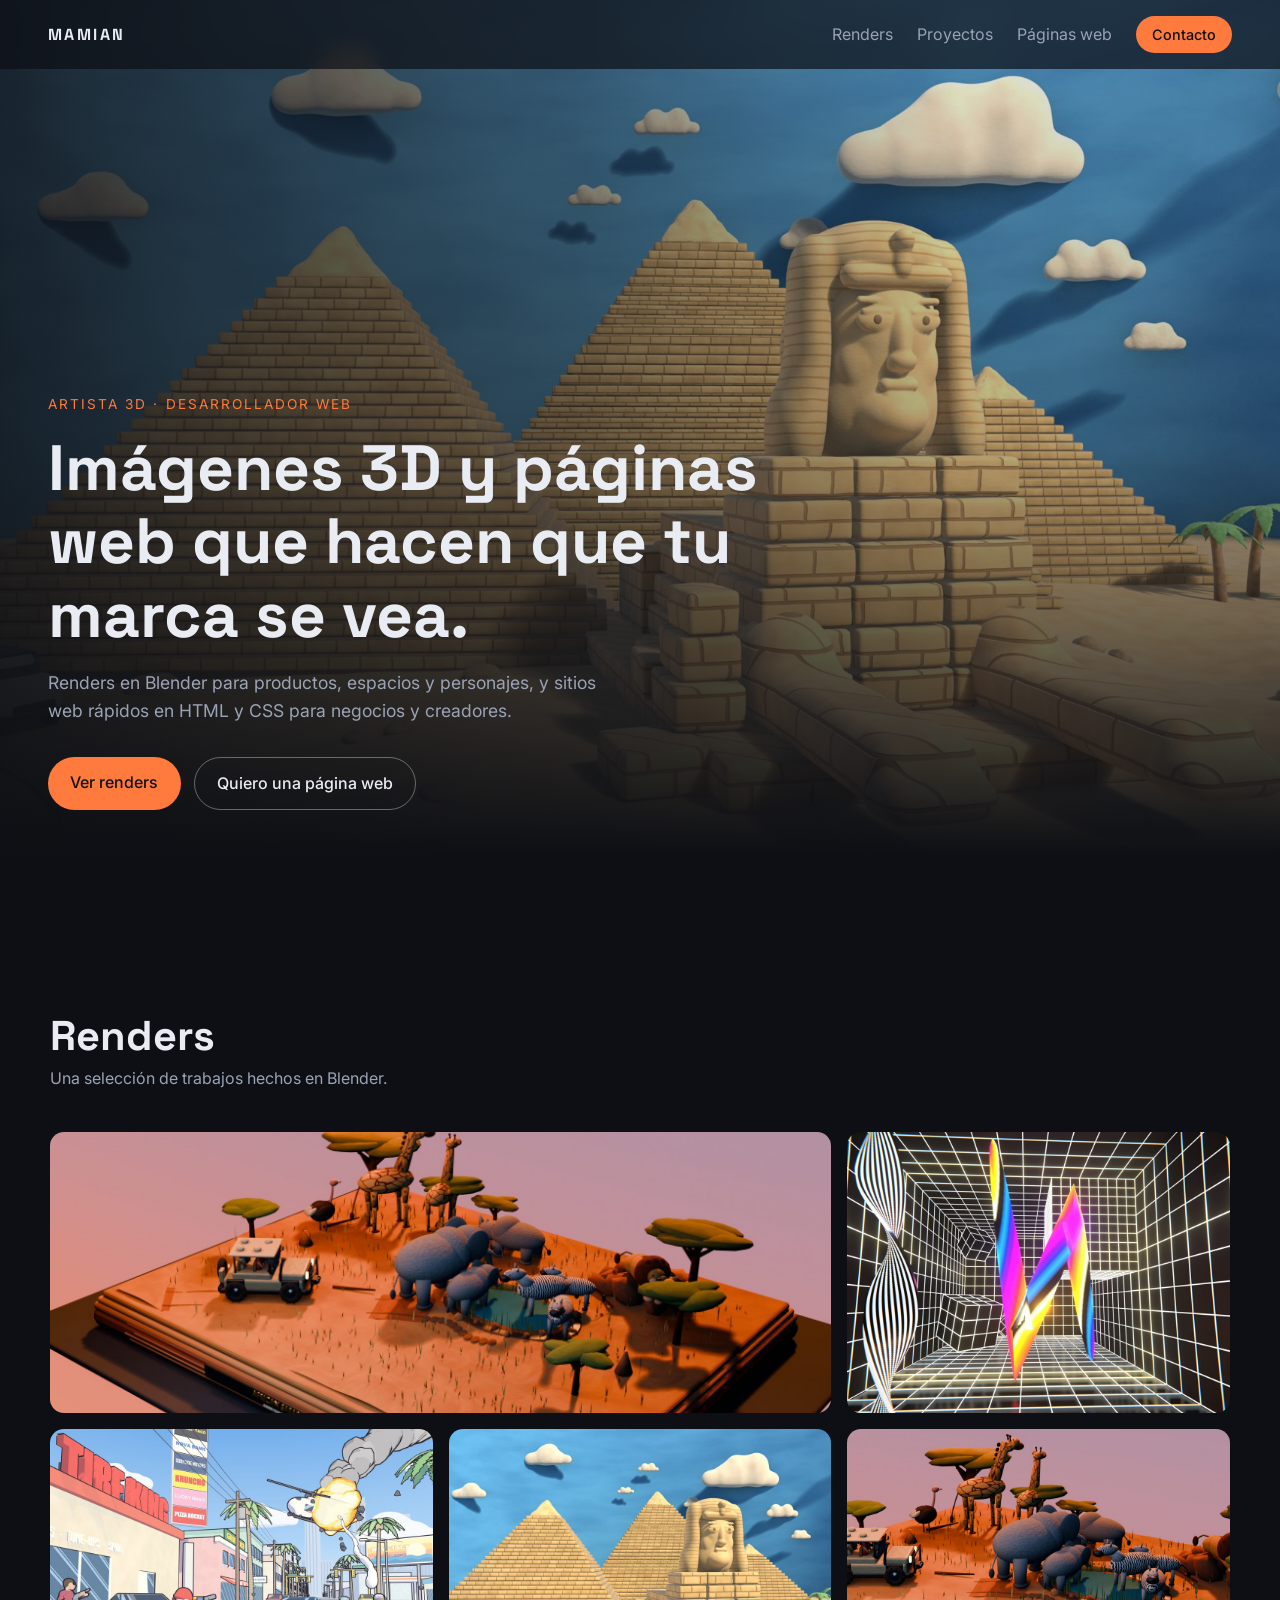
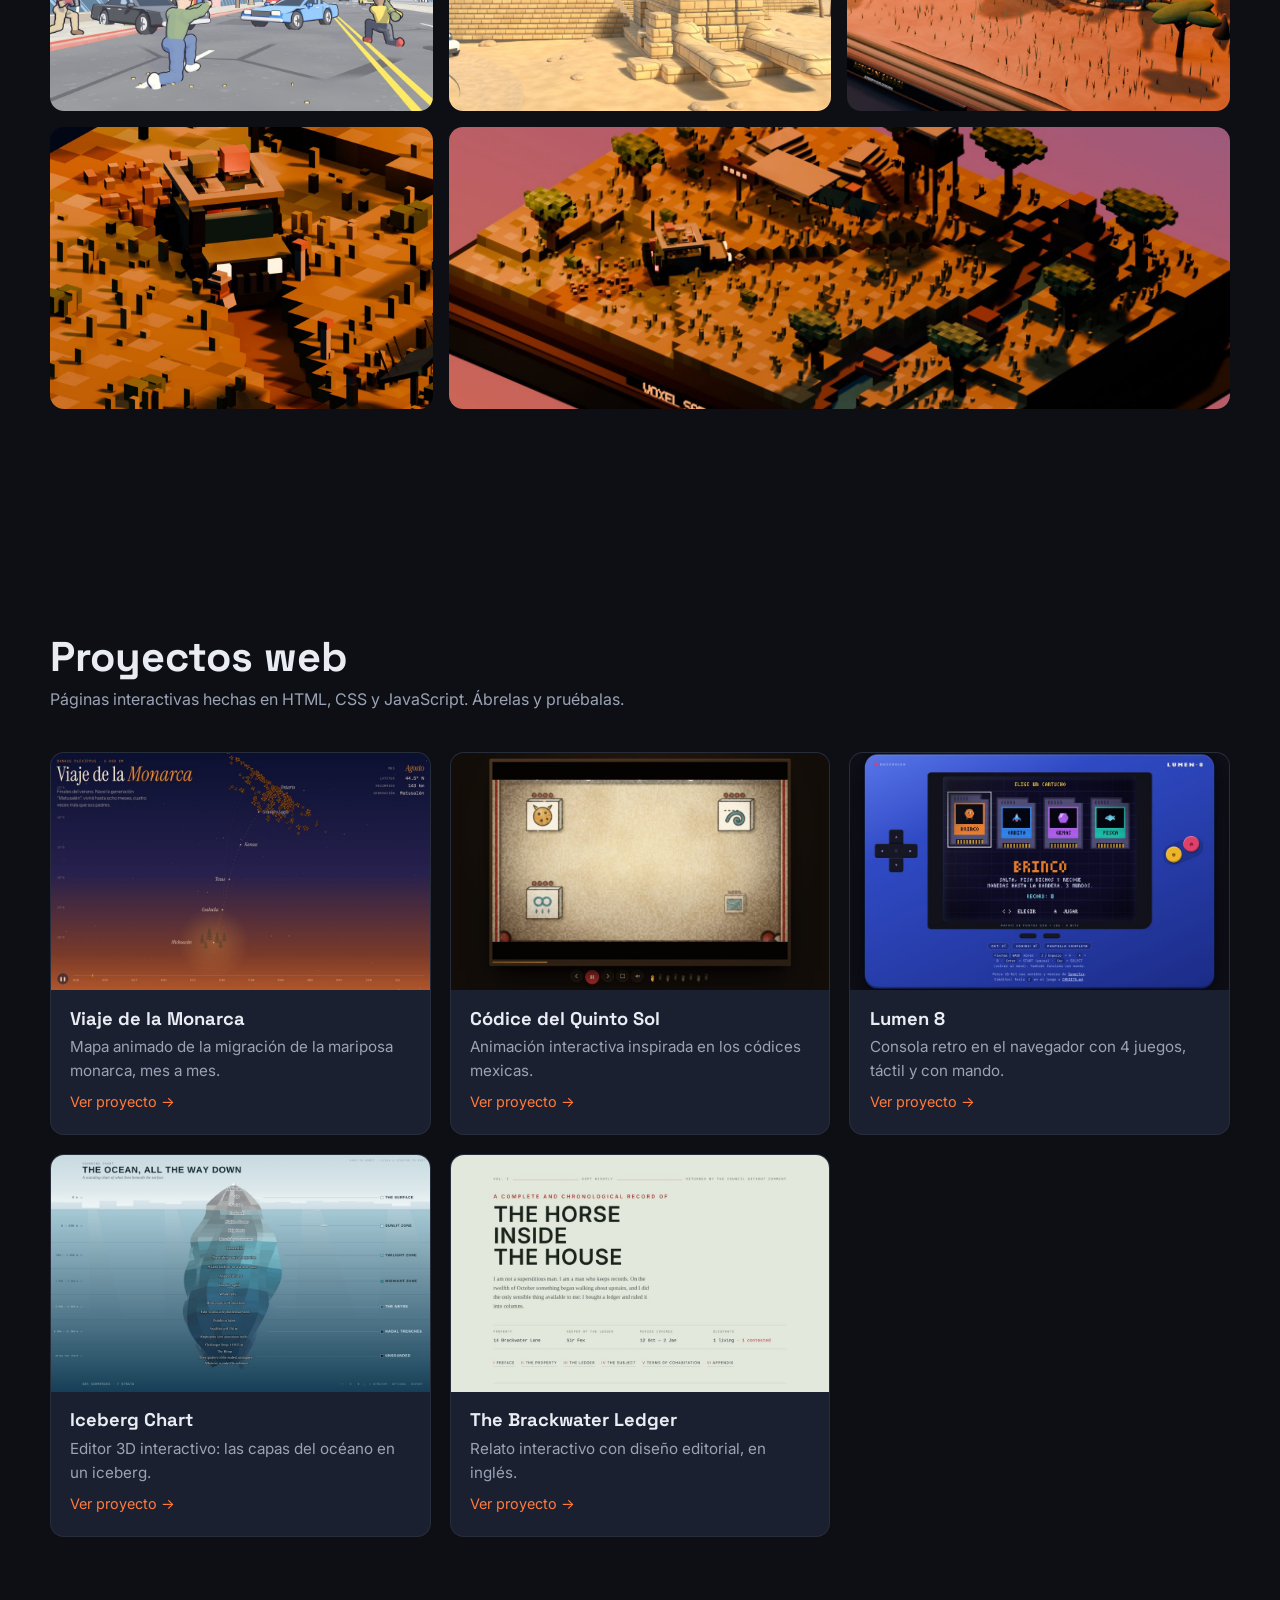
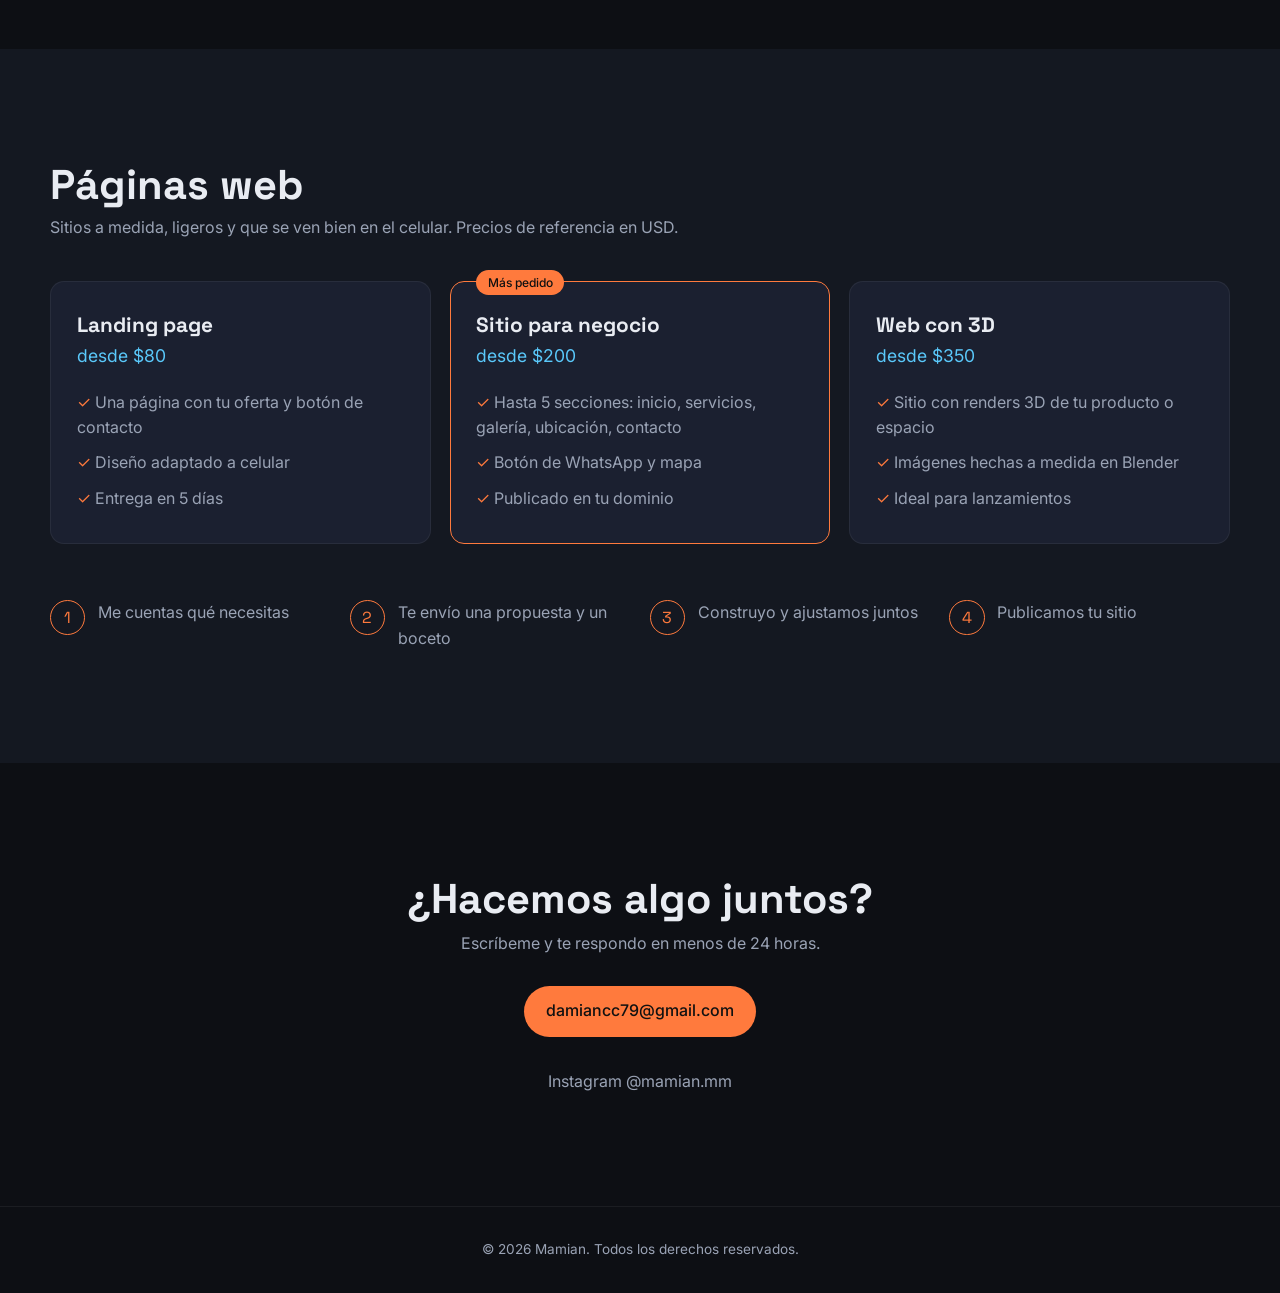
<file: index.html>
<!doctype html>
<html lang="es">
<head>
  <meta charset="utf-8">
  <meta name="viewport" content="width=device-width, initial-scale=1">
  <title>Mamian · Arte 3D y desarrollo web</title>
  <meta name="description" content="Mamian: renders 3D en Blender y páginas web a medida en HTML y CSS.">
  <link rel="preconnect" href="https://fonts.googleapis.com">
  <link rel="preconnect" href="https://fonts.gstatic.com" crossorigin>
  <link href="https://fonts.googleapis.com/css2?family=Space+Grotesk:wght@400;500;700&family=Inter:wght@400;500&display=swap" rel="stylesheet">
  <link rel="stylesheet" href="styles.css">
</head>
<body>

  <!-- ========== MENÚ ========== -->
  <header class="nav">
    <a href="#inicio" class="logo">MAMIAN</a>
    <nav>
      <a href="#renders">Renders</a>
      <a href="#proyectos">Proyectos</a>
      <a href="#web">Páginas web</a>
      <a href="#contacto" class="btn btn-small">Contacto</a>
    </nav>
  </header>

  <!-- ========== PORTADA ========== -->
  <!-- Portada: img/hero.jpg (Giza en plastilina). Cámbialo por otro render horizontal si quieres. -->
  <section id="inicio" class="hero" style="background-image: url('img/hero.jpg');">
    <div class="hero-overlay"></div>
    <div class="hero-content">
      <p class="eyebrow">Artista 3D · Desarrollador web</p>
      <h1>Imágenes 3D y páginas web que hacen que tu marca se vea.</h1>
      <p class="lead">Renders en Blender para productos, espacios y personajes, y sitios web rápidos en HTML y CSS para negocios y creadores.</p>
      <div class="hero-buttons">
        <a href="#renders" class="btn">Ver renders</a>
        <a href="#web" class="btn btn-ghost">Quiero una página web</a>
      </div>
    </div>
  </section>

  <!-- ========== RENDERS ========== -->
  <!-- Sustituye cada archivo en img/ por tu render con el mismo nombre, o cambia el src y el texto. -->
  <section id="renders" class="section">
    <div class="section-head">
      <h2>Renders</h2>
      <p>Una selección de trabajos hechos en Blender.</p>
    </div>
    <div class="gallery">
      <figure class="wide"><img src="img/render-01.jpg" alt="Safari africano · diorama" loading="lazy"><figcaption>Safari africano · diorama</figcaption></figure>
      <figure><img src="img/render-02.jpg" alt="Virtue · espacio neón abstracto" loading="lazy"><figcaption>Virtue · espacio neón abstracto</figcaption></figure>
      <figure><img src="img/render-03.jpg" alt="Calle toon · escena de acción" loading="lazy"><figcaption>Calle toon · escena de acción</figcaption></figure>
      <figure><img src="img/render-04.jpg" alt="Giza en plastilina" loading="lazy"><figcaption>Giza en plastilina</figcaption></figure>
      <figure><img src="img/render-05.jpg" alt="Safari africano · detalle" loading="lazy"><figcaption>Safari africano · detalle</figcaption></figure>
      <figure><img src="img/render-06.jpg" alt="Voxel Safari · detalle" loading="lazy"><figcaption>Voxel Safari · detalle</figcaption></figure>
      <figure class="wide"><img src="img/render-07.jpg" alt="Voxel Safari · expedición" loading="lazy"><figcaption>Voxel Safari · expedición</figcaption></figure>
    </div>
  </section>

  <!-- ========== PROYECTOS WEB ========== -->
  <!-- Cada proyecto vive en proyectos/<nombre>/ y su captura en img/proyectos/ -->
  <section id="proyectos" class="section">
    <div class="section-head">
      <h2>Proyectos web</h2>
      <p>Páginas interactivas hechas en HTML, CSS y JavaScript. Ábrelas y pruébalas.</p>
    </div>
    <div class="projects">
      <a class="project" href="proyectos/monarca/index.html" target="_blank" rel="noopener">
        <img src="img/proyectos/monarca.jpg" alt="Captura de Viaje de la Monarca" loading="lazy">
        <div><h3>Viaje de la Monarca</h3><p>Mapa animado de la migración de la mariposa monarca, mes a mes.</p><span>Ver proyecto →</span></div>
      </a>
      <a class="project" href="proyectos/codice/index.html" target="_blank" rel="noopener">
        <img src="img/proyectos/codice.jpg" alt="Captura de Códice del Quinto Sol" loading="lazy">
        <div><h3>Códice del Quinto Sol</h3><p>Animación interactiva inspirada en los códices mexicas.</p><span>Ver proyecto →</span></div>
      </a>
      <a class="project" href="proyectos/lumen8/index.html" target="_blank" rel="noopener">
        <img src="img/proyectos/lumen8.jpg" alt="Captura de Lumen 8" loading="lazy">
        <div><h3>Lumen 8</h3><p>Consola retro en el navegador con 4 juegos, táctil y con mando.</p><span>Ver proyecto →</span></div>
      </a>
      <a class="project" href="proyectos/iceberg/index.html" target="_blank" rel="noopener">
        <img src="img/proyectos/iceberg.jpg" alt="Captura de Iceberg Chart" loading="lazy">
        <div><h3>Iceberg Chart</h3><p>Editor 3D interactivo: las capas del océano en un iceberg.</p><span>Ver proyecto →</span></div>
      </a>
      <a class="project" href="proyectos/brackwater/index.html" target="_blank" rel="noopener">
        <img src="img/proyectos/brackwater.jpg" alt="Captura de The Brackwater Ledger" loading="lazy">
        <div><h3>The Brackwater Ledger</h3><p>Relato interactivo con diseño editorial, en inglés.</p><span>Ver proyecto →</span></div>
      </a>
    </div>
  </section>

  <!-- ========== PÁGINAS WEB ========== -->
  <section id="web" class="section section-alt">
    <div class="section-head">
      <h2>Páginas web</h2>
      <p>Sitios a medida, ligeros y que se ven bien en el celular. Precios de referencia en USD.</p>
    </div>
    <div class="cards">
      <article class="card">
        <h3>Landing page</h3>
        <p class="price">desde $80</p>
        <ul>
          <li>Una página con tu oferta y botón de contacto</li>
          <li>Diseño adaptado a celular</li>
          <li>Entrega en 5 días</li>
        </ul>
      </article>
      <article class="card featured">
        <span class="badge">Más pedido</span>
        <h3>Sitio para negocio</h3>
        <p class="price">desde $200</p>
        <ul>
          <li>Hasta 5 secciones: inicio, servicios, galería, ubicación, contacto</li>
          <li>Botón de WhatsApp y mapa</li>
          <li>Publicado en tu dominio</li>
        </ul>
      </article>
      <article class="card">
        <h3>Web con 3D</h3>
        <p class="price">desde $350</p>
        <ul>
          <li>Sitio con renders 3D de tu producto o espacio</li>
          <li>Imágenes hechas a medida en Blender</li>
          <li>Ideal para lanzamientos</li>
        </ul>
      </article>
    </div>

    <div class="steps">
      <div><span>1</span><p>Me cuentas qué necesitas</p></div>
      <div><span>2</span><p>Te envío una propuesta y un boceto</p></div>
      <div><span>3</span><p>Construyo y ajustamos juntos</p></div>
      <div><span>4</span><p>Publicamos tu sitio</p></div>
    </div>
  </section>

  <!-- ========== CONTACTO ========== -->
  <!-- Contacto: correo e Instagram -->
  <section id="contacto" class="section contact">
    <h2>¿Hacemos algo juntos?</h2>
    <p>Escríbeme y te respondo en menos de 24 horas.</p>
    <a href="mailto:damiancc79@gmail.com" class="btn">damiancc79@gmail.com</a>
    <div class="socials">
      <a href="https://www.instagram.com/mamian.mm/" target="_blank" rel="noopener">Instagram @mamian.mm</a>
      <!-- Agrega aquí más perfiles de negocio cuando los tengas, por ejemplo:
      <a href="https://www.artstation.com/TU-USUARIO" target="_blank" rel="noopener">ArtStation</a> -->
    </div>
  </section>

  <footer class="footer">
    <p>© 2026 Mamian. Todos los derechos reservados.</p>
  </footer>

</body>
</html>
</file>
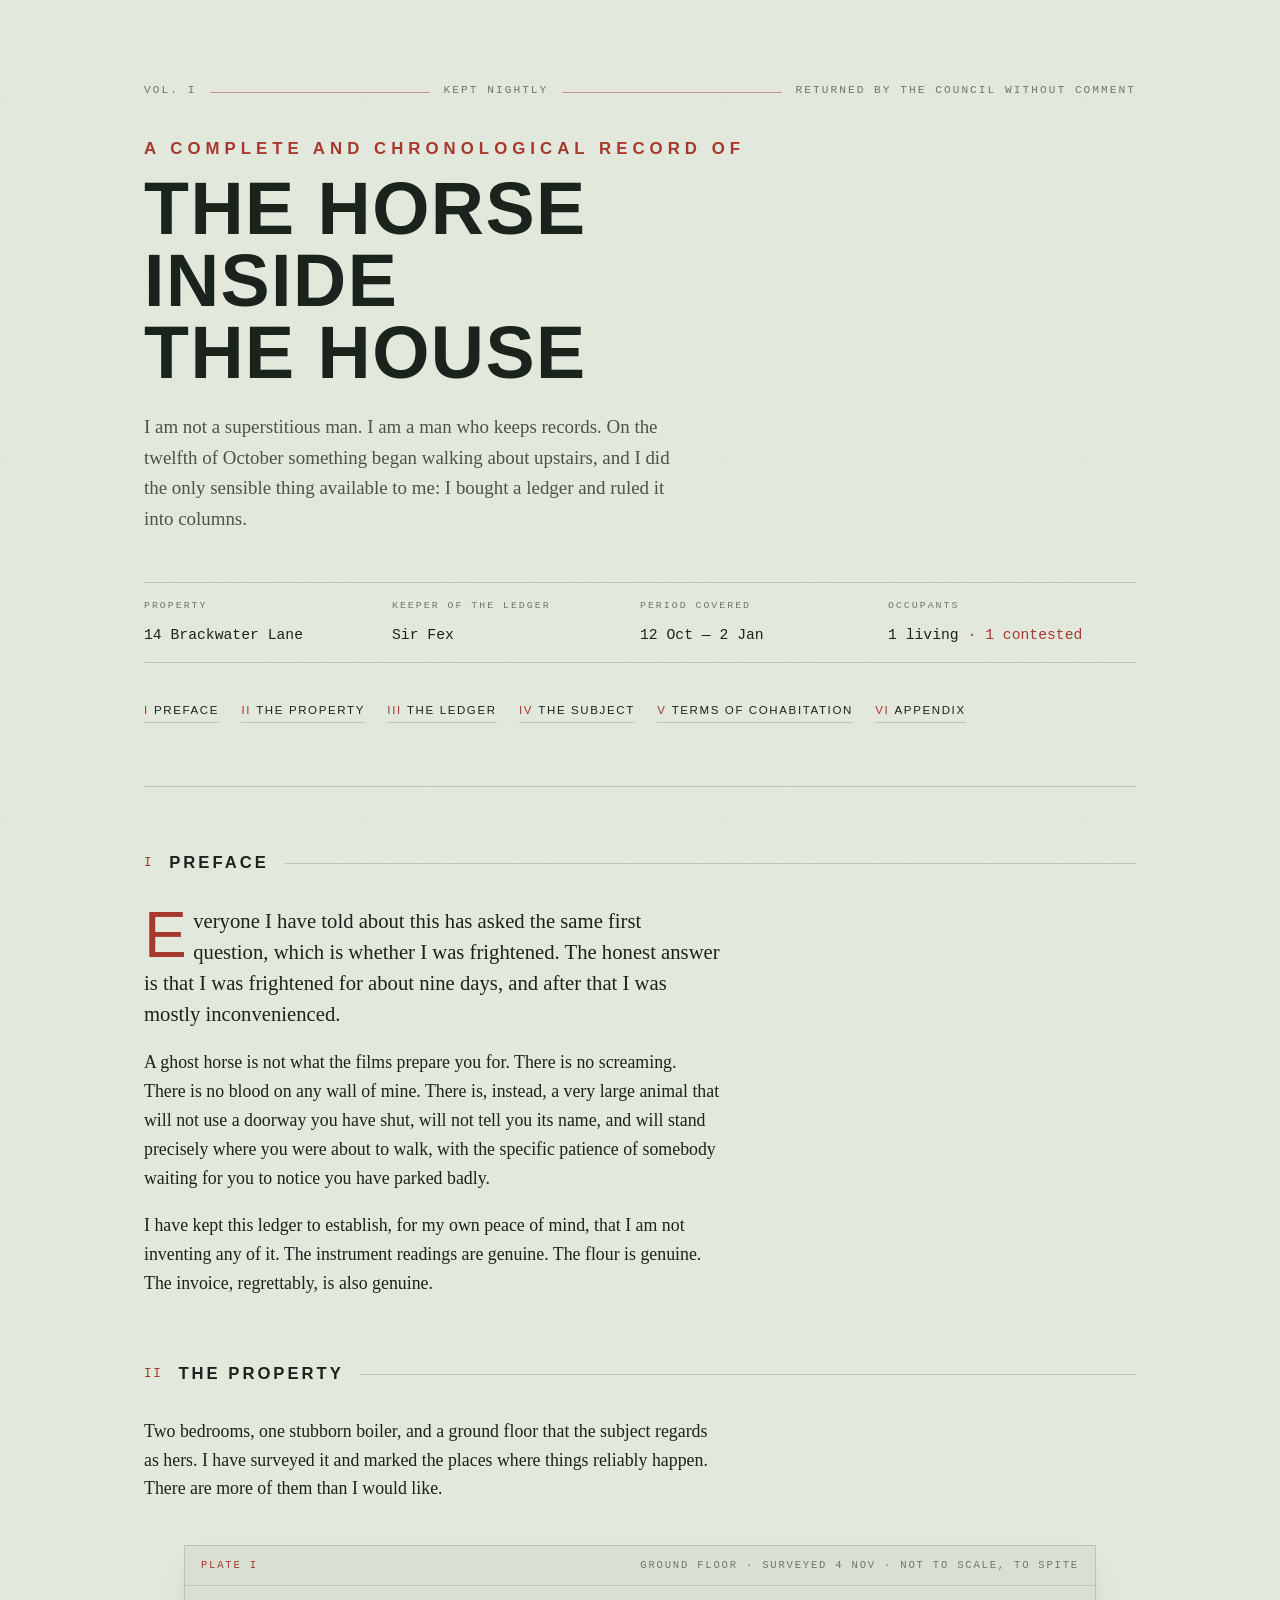
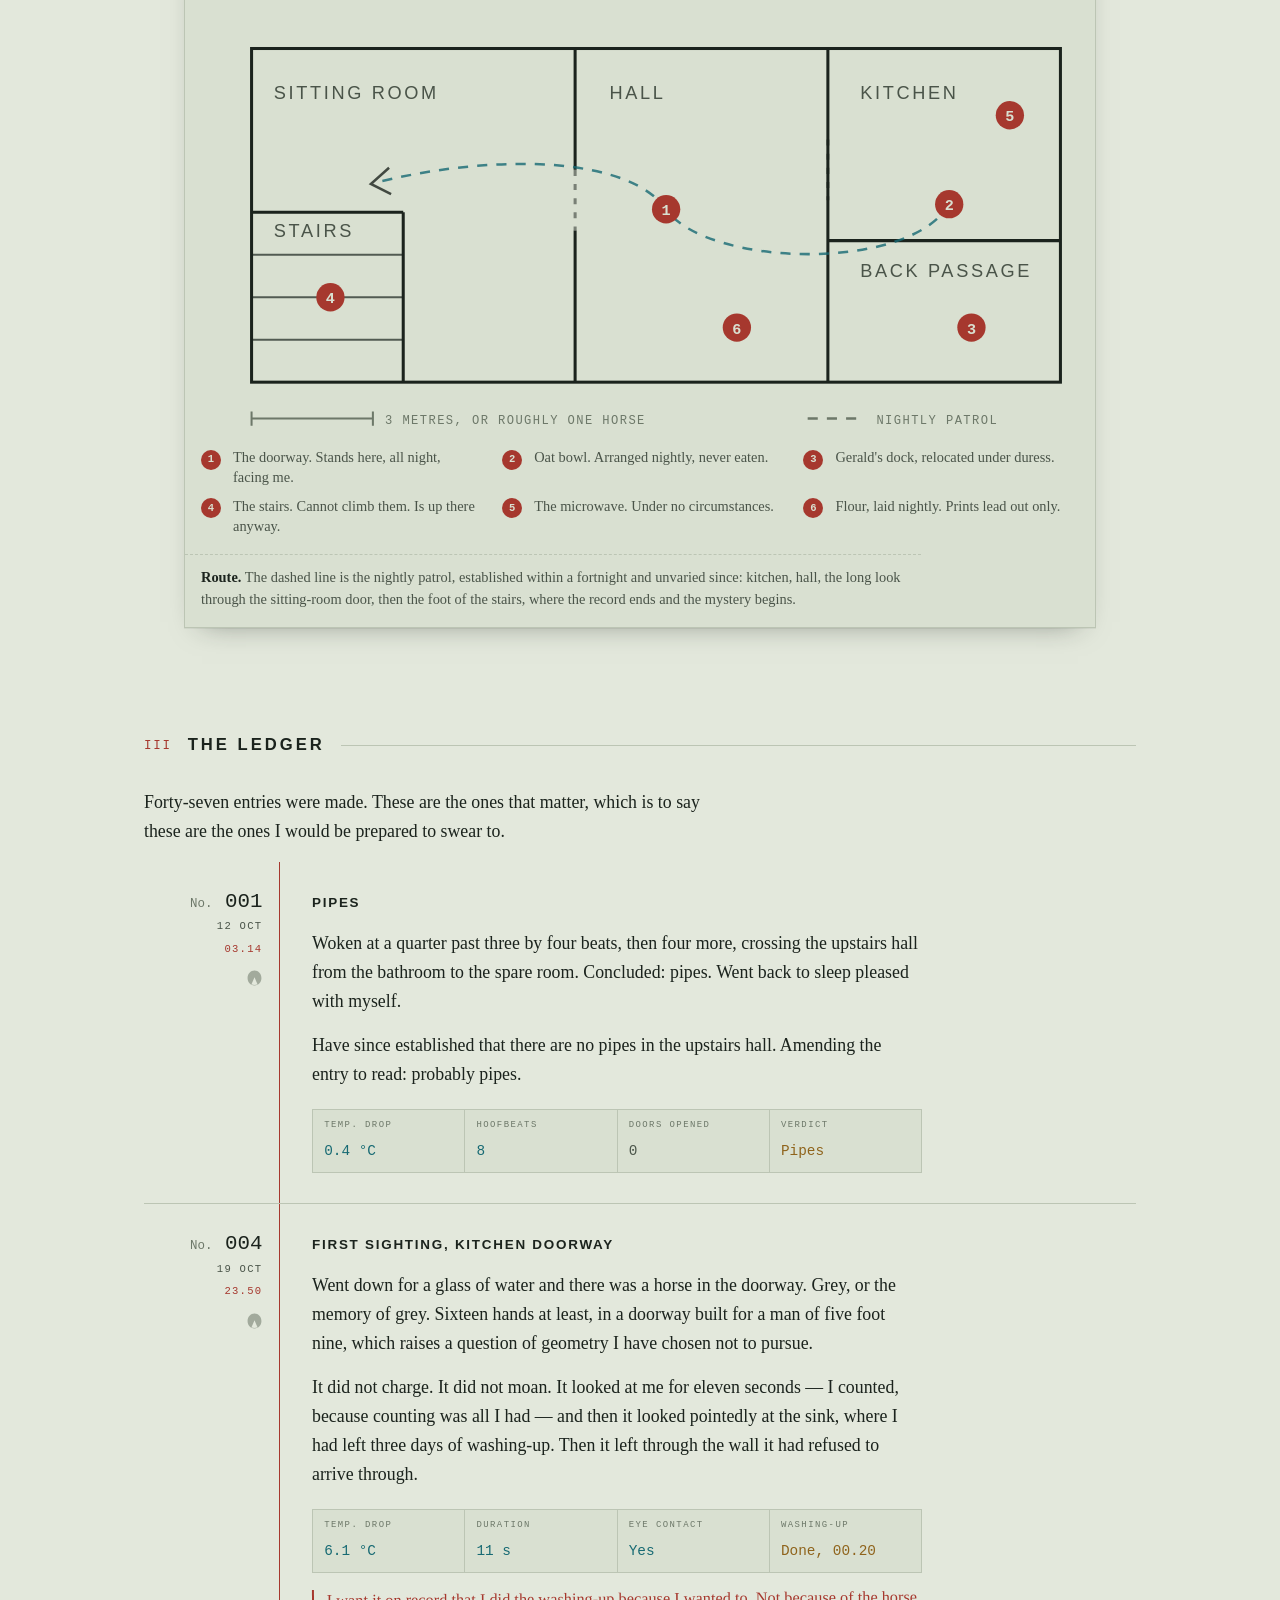
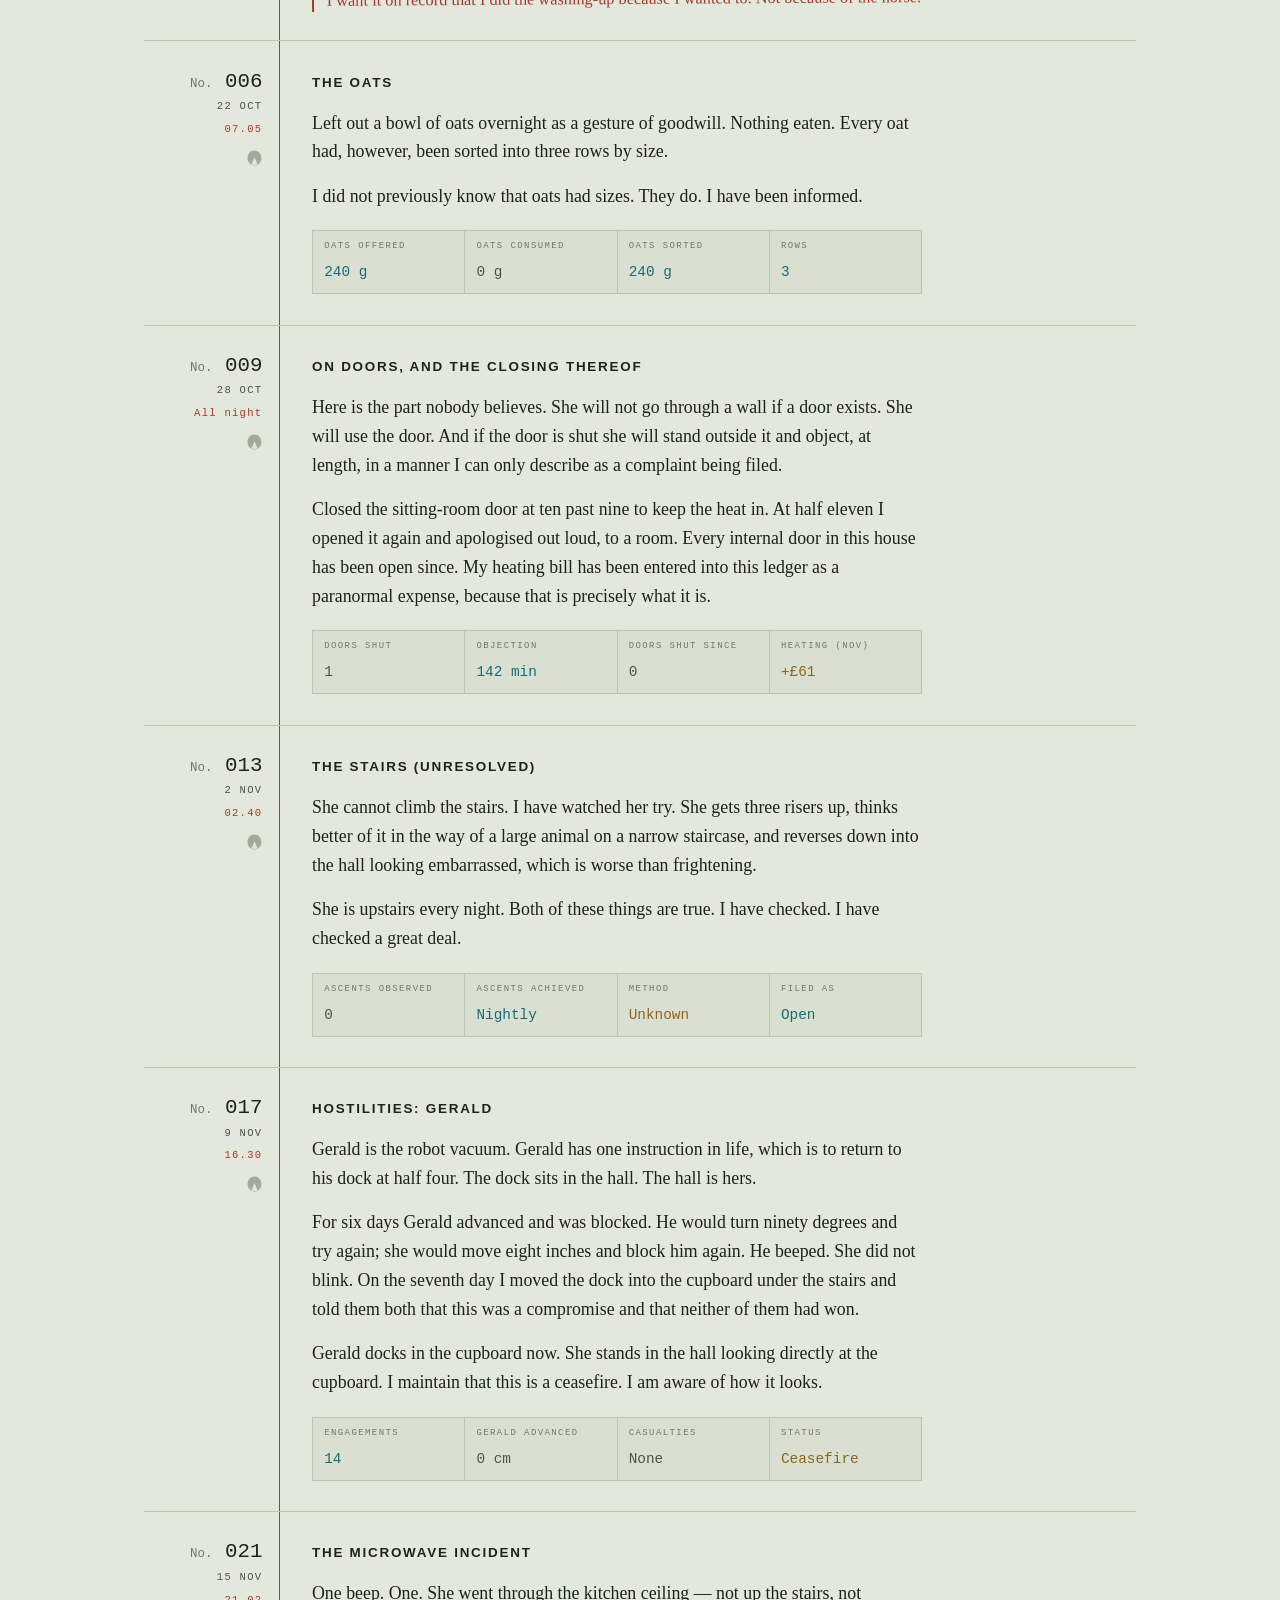
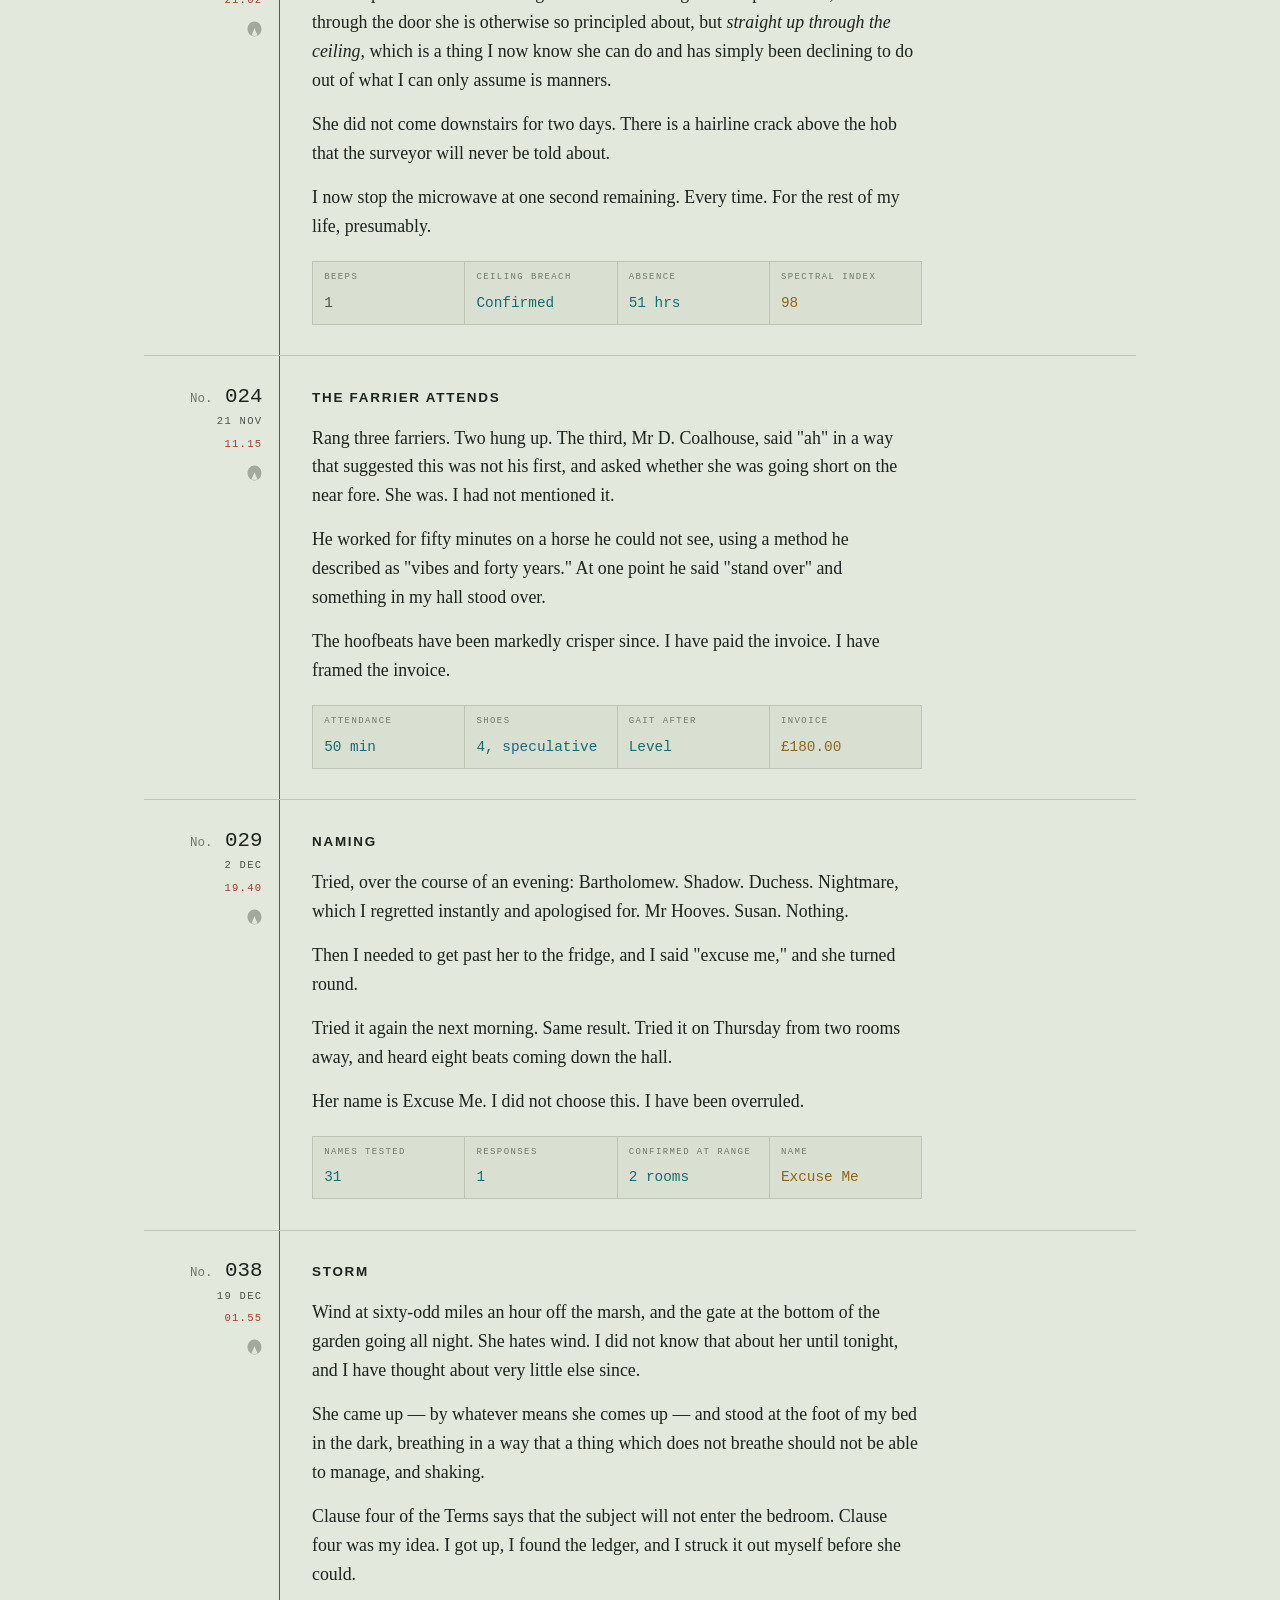
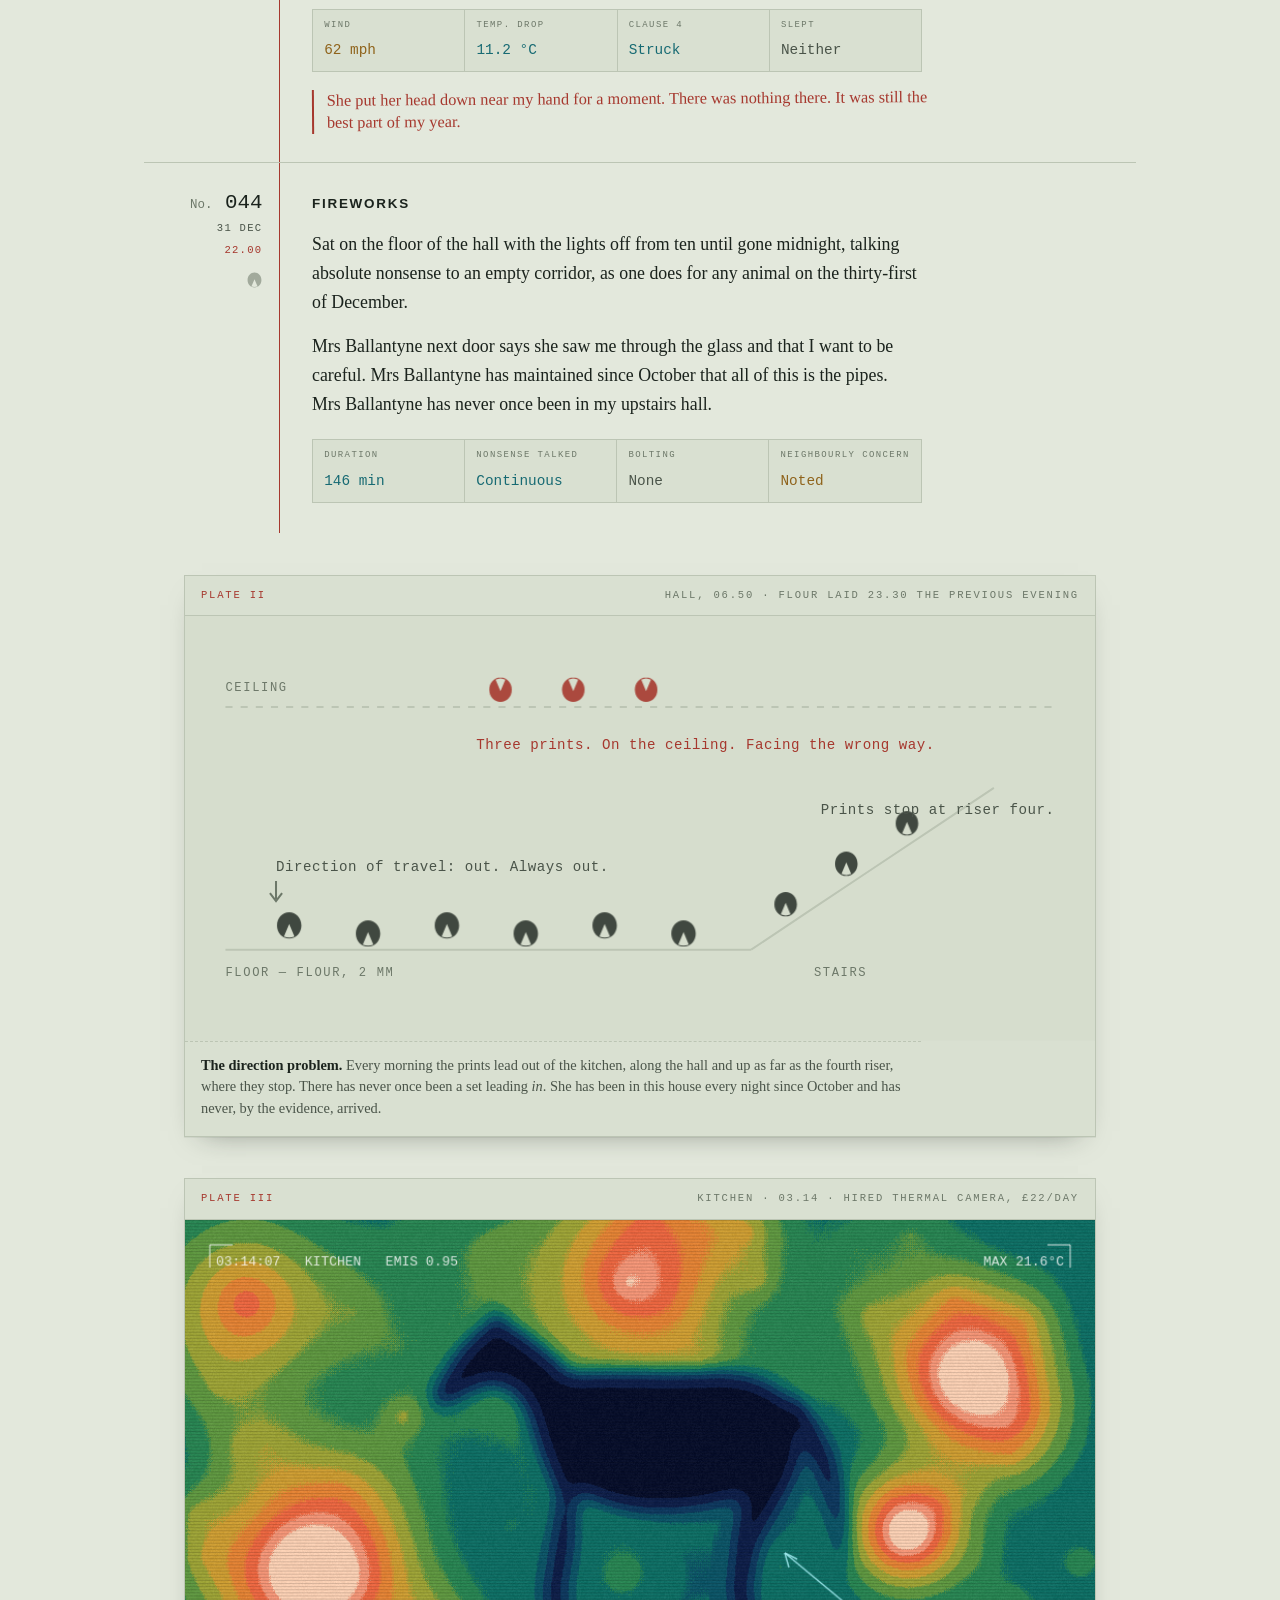
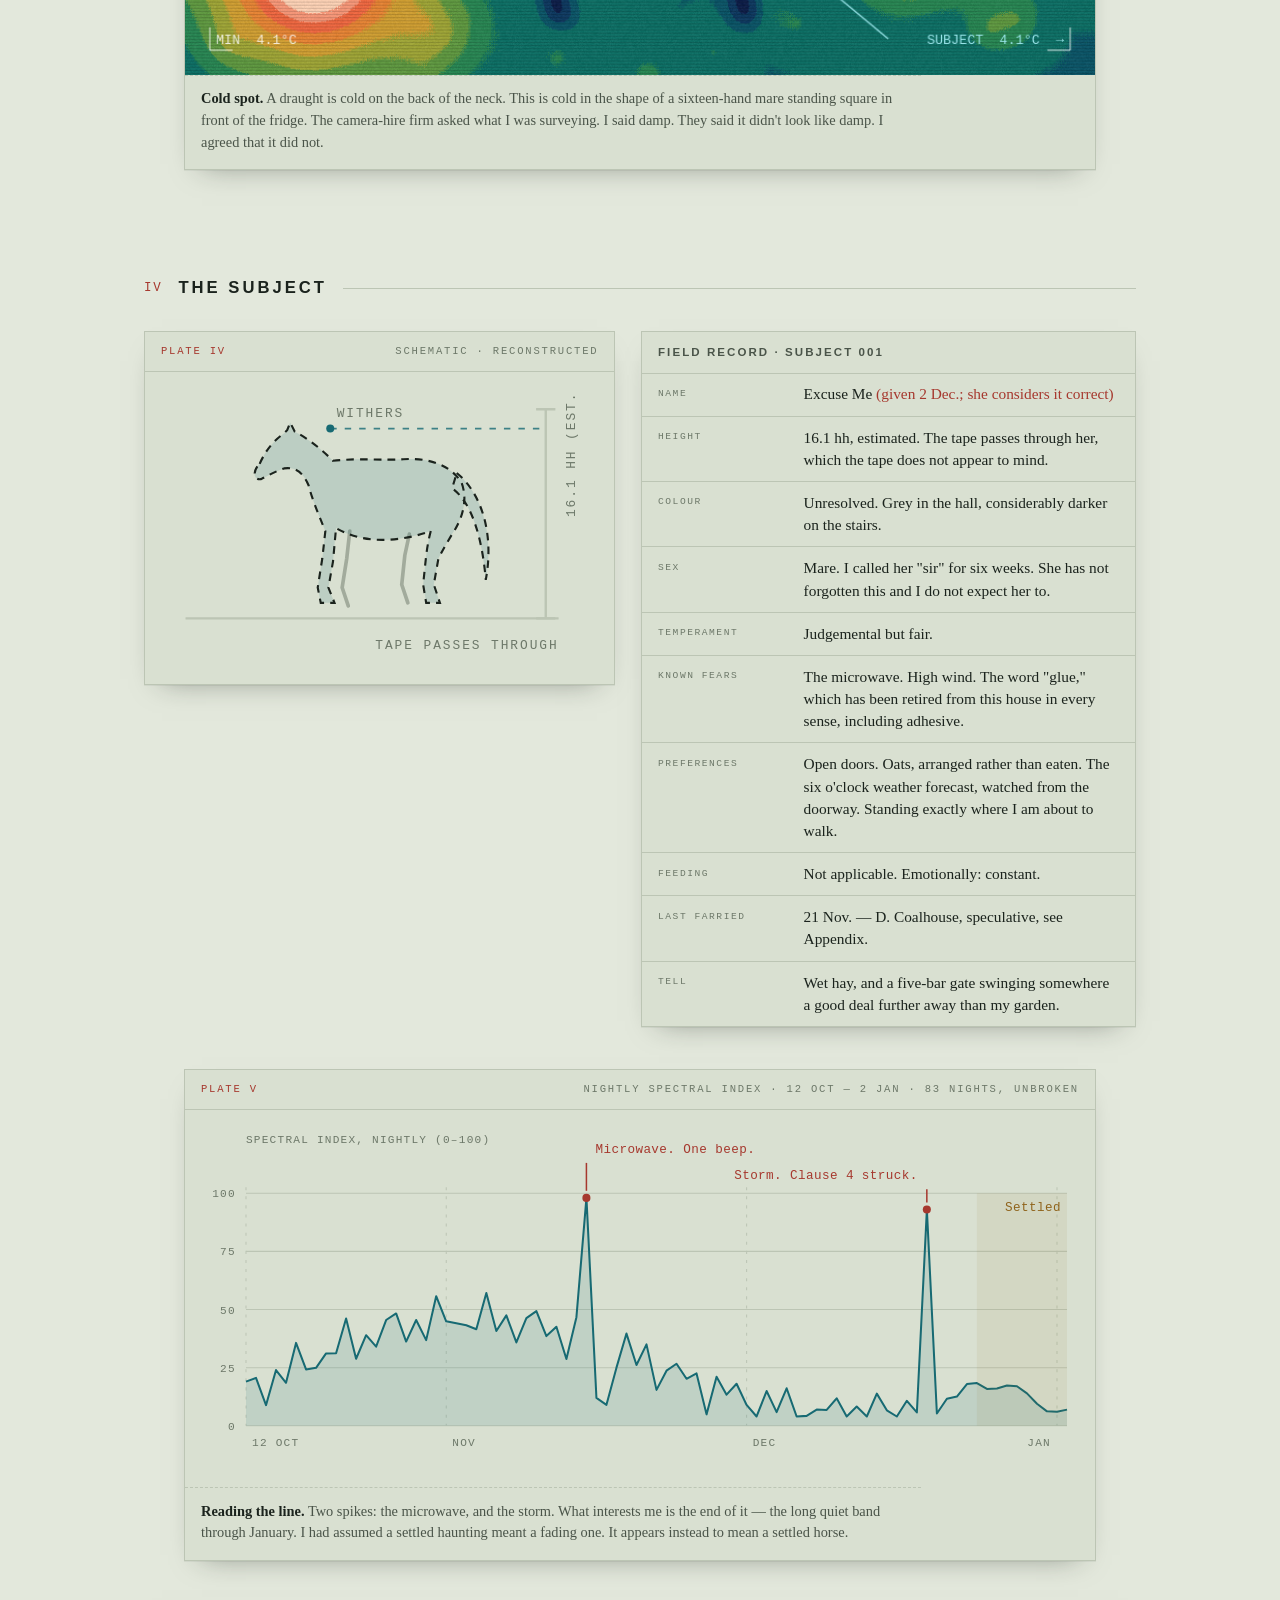
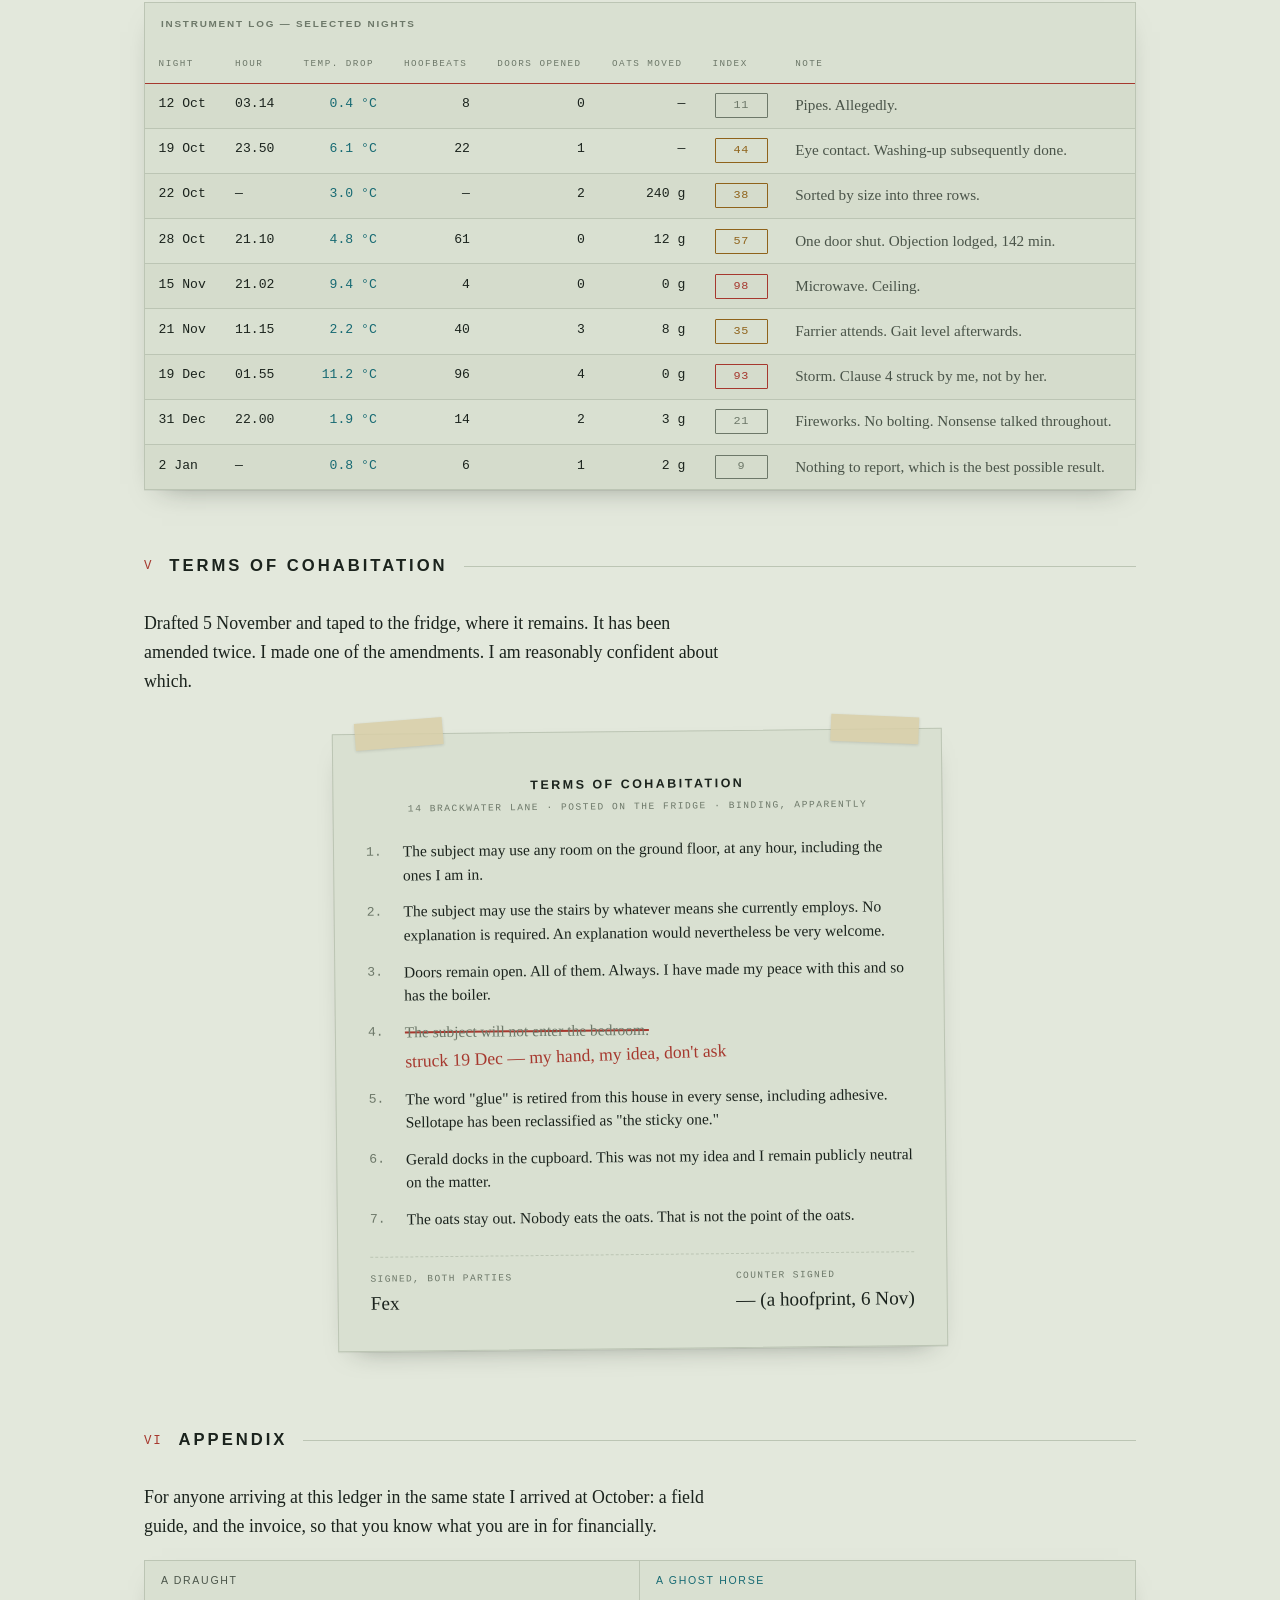
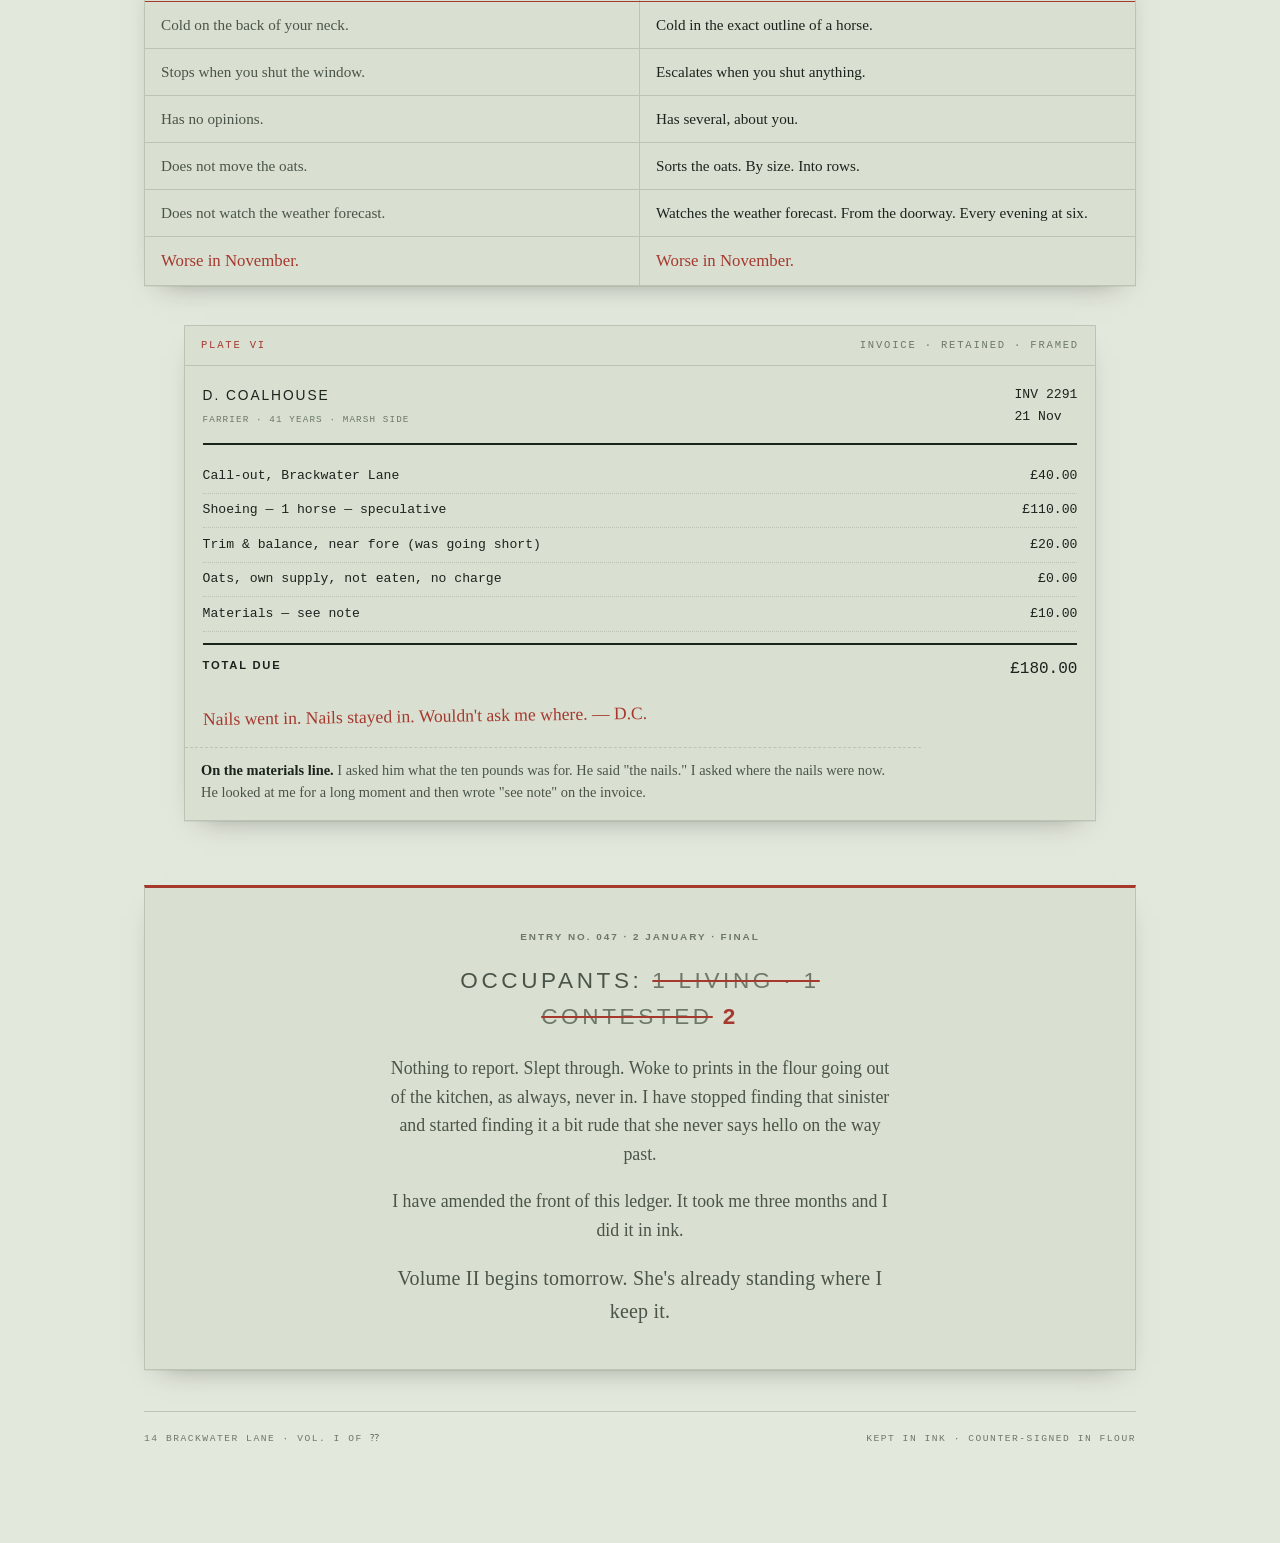
<file: proyectos/brackwater/index.html>
<!doctype html><html><head><meta charset=utf8><meta name=viewport content="width=device-width,initial-scale=1"><style>:root{color-scheme:light}body{margin:0;padding:0;font:14px -apple-system,BlinkMacSystemFont,sans-serif;background:#faf9f5;color:#141413}img{max-width:100%}</style></head><body>
<title>The Brackwater Ledger</title>

<style>
/* ============================================================
   THE BRACKWATER LEDGER
   A columnar accounting pad kept by a man with a horse problem.
   ============================================================ */

:root{
  --paper:      #E3E8DC;
  --paper-2:    #D9E0D1;
  --paper-3:    #CFD7C6;
  --ink:        #1B231D;
  --ink-2:      #4A5449;
  --ink-3:      #6D7869;
  --rule:       #A6382E;
  --lantern:    #8F631B;
  --cold:       #176A73;
  --cold-soft:  #9FC2C2;
  --edge:       #BCC5B4;
  --tape:       #D9CFA8;
  --grain:      .055;
  --shadow:     0 1px 0 rgba(27,35,29,.06), 0 12px 28px -18px rgba(27,35,29,.5);

  --f-plaque: "Copperplate", "Copperplate Gothic Light", "Engravers MT", "Optima", "Gill Sans", "Gill Sans MT", ui-sans-serif, sans-serif;
  --f-body:   "Iowan Old Style", "Charter", "Palatino Linotype", Palatino, "Book Antiqua", Georgia, serif;
  --f-data:   "American Typewriter", "Courier New", ui-monospace, Menlo, monospace;
  --f-hand:   "Bradley Hand", "Segoe Script", "Snell Roundhand", "Brush Script MT", cursive;

  --rail: 8.5rem;
  --gut: 2rem;
}

@media (prefers-color-scheme: dark){
  :root{
    --paper:     #101514;
    --paper-2:   #171E1D;
    --paper-3:   #1D2625;
    --ink:       #DCE3D6;
    --ink-2:     #9AA79D;
    --ink-3:     #77857B;
    --rule:      #A2453A;
    --lantern:   #E2A94E;
    --cold:      #5FD3D8;
    --cold-soft: #2C4A4E;
    --edge:      #2B3634;
    --tape:      #4A4331;
    --grain:     .085;
    --shadow:    0 1px 0 rgba(0,0,0,.4), 0 18px 34px -20px #000;
  }
}
:root[data-theme="dark"]{
  --paper:#101514; --paper-2:#171E1D; --paper-3:#1D2625;
  --ink:#DCE3D6; --ink-2:#9AA79D; --ink-3:#77857B;
  --rule:#A2453A; --lantern:#E2A94E; --cold:#5FD3D8; --cold-soft:#2C4A4E;
  --edge:#2B3634; --tape:#4A4331; --grain:.085;
  --shadow:0 1px 0 rgba(0,0,0,.4), 0 18px 34px -20px #000;
}
:root[data-theme="light"]{
  --paper:#E3E8DC; --paper-2:#D9E0D1; --paper-3:#CFD7C6;
  --ink:#1B231D; --ink-2:#4A5449; --ink-3:#6D7869;
  --rule:#A6382E; --lantern:#8F631B; --cold:#176A73; --cold-soft:#9FC2C2;
  --edge:#BCC5B4; --tape:#D9CFA8; --grain:.055;
  --shadow:0 1px 0 rgba(27,35,29,.06), 0 12px 28px -18px rgba(27,35,29,.5);
}

/* ---------- page ---------- */

body{
  background:var(--paper);
  color:var(--ink);
  font-family:var(--f-body);
  font-size:clamp(1rem,.95rem + .25vw,1.115rem);
  line-height:1.62;
  -webkit-font-smoothing:antialiased;
  position:relative;
}
body::before{
  content:"";
  position:fixed; inset:0; z-index:60;
  pointer-events:none;
  opacity:var(--grain);
  background-image:var(--grain-src,none);
  background-size:180px 180px;
  mix-blend-mode:multiply;
}
:root[data-theme="dark"] body::before,
body:has(#root-dark) ::before{ }
@media (prefers-color-scheme: dark){
  body::before{ mix-blend-mode:screen; }
}
:root[data-theme="dark"] body::before{ mix-blend-mode:screen; }
:root[data-theme="light"] body::before{ mix-blend-mode:multiply; }

.sheet{
  max-width:62rem;
  margin-inline:auto;
  padding:0 clamp(1rem,4vw,3rem) 6rem;
}

/* ---------- shared type roles ---------- */

.plaque{
  font-family:var(--f-plaque);
  text-transform:uppercase;
  letter-spacing:.16em;
  font-weight:600;
}
.datum{
  font-family:var(--f-data);
  font-variant-numeric:tabular-nums;
  letter-spacing:.02em;
}
.hand{
  font-family:var(--f-hand);
  color:var(--rule);
  letter-spacing:.01em;
}
h1,h2,h3{ text-wrap:balance; margin:0; }
p{ margin:0; }
a{ color:inherit; }

:where(a,button,summary):focus-visible{
  outline:2px solid var(--cold);
  outline-offset:3px;
  border-radius:1px;
}

/* ============================================================
   COVER
   ============================================================ */

.cover{
  padding-block:clamp(3rem,9vh,6rem) clamp(3rem,7vh,5rem);
  border-bottom:1px solid var(--edge);
}
.cover-stamp{
  display:flex; align-items:baseline; gap:.85rem;
  font-family:var(--f-data);
  font-size:.7rem; letter-spacing:.18em; text-transform:uppercase;
  color:var(--ink-3);
  margin-bottom:2.6rem;
}
.cover-stamp .bar{ flex:1; height:1px; background:var(--rule); opacity:.5; }

.cover h1{
  font-family:var(--f-plaque);
  text-transform:uppercase;
  font-size:clamp(2.1rem,1rem + 5.4vw,4.6rem);
  line-height:.98;
  letter-spacing:.02em;
  font-weight:600;
  margin-bottom:1.4rem;
}
.cover h1 .qual{
  display:block;
  font-size:clamp(.78rem,.6rem + .7vw,1.05rem);
  letter-spacing:.3em;
  color:var(--rule);
  margin-bottom:1rem;
}
.cover .dek{
  max-width:34rem;
  color:var(--ink-2);
  font-size:1.06em;
}

.docket{
  margin-top:3rem;
  display:grid;
  grid-template-columns:repeat(auto-fit,minmax(11rem,1fr));
  border-top:1px solid var(--edge);
}
.docket div{
  padding:.9rem 1rem .9rem 0;
  border-bottom:1px solid var(--edge);
}
.docket dt,.docket .k{
  font-family:var(--f-data);
  font-size:.62rem; letter-spacing:.2em; text-transform:uppercase;
  color:var(--ink-3);
  display:block; margin-bottom:.3rem;
}
.docket .v{
  font-family:var(--f-data);
  font-size:.92rem;
  font-variant-numeric:tabular-nums;
}
.docket .v em{ font-style:normal; color:var(--rule); }

.contents{
  margin-top:2.4rem;
  display:flex; flex-wrap:wrap; gap:.35rem 1.4rem;
  font-family:var(--f-plaque);
  text-transform:uppercase; letter-spacing:.14em;
  font-size:.72rem;
}
.contents a{
  text-decoration:none;
  border-bottom:1px solid var(--edge);
  padding-bottom:2px;
  transition:border-color .18s, color .18s;
}
.contents a:hover{ border-color:var(--rule); color:var(--rule); }
.contents .num{ color:var(--rule); margin-right:.45em; }

/* ============================================================
   SECTIONS
   ============================================================ */

.section{ padding-block:clamp(3rem,7vh,5rem) 0; }
.section-head{
  display:flex; align-items:center; gap:1rem;
  margin-bottom:1.8rem;
}
.section-head h2{
  font-family:var(--f-plaque);
  text-transform:uppercase;
  letter-spacing:.18em;
  font-size:clamp(.9rem,.8rem + .3vw,1.06rem);
  white-space:nowrap;
}
.section-head .roman{
  font-family:var(--f-data);
  color:var(--rule);
  font-size:.78rem;
  letter-spacing:.14em;
}
.section-head .bar{ flex:1; height:1px; background:var(--edge); }

.prose{ max-width:36rem; display:flex; flex-direction:column; gap:1.15rem; }
.prose .lede{
  font-size:1.16em;
  line-height:1.5;
}
.prose .lede::first-letter{
  font-family:var(--f-plaque);
  font-size:3.1em;
  line-height:.8;
  float:left;
  padding:.06em .1em 0 0;
  color:var(--rule);
}

/* ============================================================
   PLATES  (the pictures)
   ============================================================ */

.plate{
  margin-block:2.6rem;
  background:var(--paper-2);
  border:1px solid var(--edge);
  box-shadow:var(--shadow);
  position:relative;
}
.plate-head{
  display:flex; align-items:baseline; justify-content:space-between;
  gap:1rem; flex-wrap:wrap;
  padding:.7rem 1rem;
  border-bottom:1px solid var(--edge);
  font-family:var(--f-data);
  font-size:.66rem; letter-spacing:.17em; text-transform:uppercase;
}
.plate-head .no{ color:var(--rule); }
.plate-head .meta{ color:var(--ink-3); }
.plate-body{ padding:1.1rem; }
.plate-body.flush{ padding:0; }
.plate figcaption{
  padding:.8rem 1rem 1rem;
  border-top:1px dashed var(--edge);
  color:var(--ink-2);
  font-size:.9rem;
  line-height:1.5;
  max-width:44rem;
}
.plate figcaption b{ color:var(--ink); font-weight:600; }
.plate svg{ display:block; width:100%; height:auto; }
.plate canvas{ display:block; width:100%; height:auto; }

/* ============================================================
   THE LEDGER
   ============================================================ */

.ledger{
  position:relative;
  margin-top:1rem;
  background-image:linear-gradient(to right,transparent calc(var(--rail) - 1px),var(--rule) calc(var(--rail) - 1px),var(--rule) var(--rail),transparent var(--rail));
  background-repeat:no-repeat;
  background-size:100% 100%;
}
.entry{
  display:grid;
  grid-template-columns:var(--rail) minmax(0,1fr);
  column-gap:var(--gut);
  padding-block:1.9rem;
  border-bottom:1px solid var(--edge);
}
.entry:last-child{ border-bottom:0; }

.entry-rail{
  padding-right:1.1rem;
  text-align:right;
  display:flex; flex-direction:column; align-items:flex-end; gap:.35rem;
}
.entry-no{
  font-family:var(--f-data);
  font-size:1.3rem;
  font-variant-numeric:tabular-nums;
  line-height:1;
  color:var(--ink);
}
.entry-no span{ font-size:.6em; color:var(--ink-3); }
.entry-date{
  font-family:var(--f-data);
  font-size:.66rem; letter-spacing:.12em; text-transform:uppercase;
  color:var(--ink-2);
}
.entry-time{
  font-family:var(--f-data);
  font-size:.66rem; letter-spacing:.12em;
  color:var(--rule);
}
.entry-rail .hoofmark{
  width:15px; height:16px; margin-top:.4rem;
  fill:var(--ink-3); opacity:.55;
}

.entry-body{ display:flex; flex-direction:column; gap:.95rem; min-width:0; }
.entry-body h3{
  font-family:var(--f-plaque);
  text-transform:uppercase;
  letter-spacing:.13em;
  font-size:.84rem;
  color:var(--ink);
}
.entry-body p{ max-width:38rem; }

.strip{
  display:flex; flex-wrap:wrap; gap:0;
  border:1px solid var(--edge);
  background:var(--paper-2);
  margin-top:.3rem;
  max-width:38rem;
}
.strip div{
  flex:1 1 6.5rem;
  padding:.5rem .7rem;
  border-right:1px solid var(--edge);
}
.strip div:last-child{ border-right:0; }
.strip .k{
  display:block;
  font-family:var(--f-data);
  font-size:.56rem; letter-spacing:.16em; text-transform:uppercase;
  color:var(--ink-3);
  margin-bottom:.15rem;
  white-space:nowrap;
}
.strip .v{
  font-family:var(--f-data);
  font-size:.9rem;
  font-variant-numeric:tabular-nums;
  color:var(--cold);
}
.strip .v.warm{ color:var(--lantern); }
.strip .v.flat{ color:var(--ink-2); }

.margin-note{
  font-family:var(--f-hand);
  font-size:1.02rem;
  line-height:1.35;
  color:var(--rule);
  border-left:2px solid var(--rule);
  padding-left:.8rem;
  max-width:26rem;
  transform:rotate(-.35deg);
}

/* ============================================================
   SUBJECT CARD
   ============================================================ */

.subject{
  display:grid;
  grid-template-columns:minmax(0,1fr) minmax(0,1.05fr);
  gap:1.6rem;
  align-items:start;
  margin-top:.6rem;
}
.record{
  border:1px solid var(--edge);
  background:var(--paper-2);
  box-shadow:var(--shadow);
}
.record h3{
  font-family:var(--f-plaque);
  text-transform:uppercase; letter-spacing:.18em;
  font-size:.72rem;
  padding:.7rem 1rem;
  border-bottom:1px solid var(--edge);
  color:var(--ink-2);
}
.record dl{ margin:0; }
.record .row{
  display:grid;
  grid-template-columns:8.5rem minmax(0,1fr);
  gap:.6rem;
  padding:.62rem 1rem;
  border-bottom:1px solid var(--edge);
}
.record .row:last-child{ border-bottom:0; }
.record dt{
  font-family:var(--f-data);
  font-size:.6rem; letter-spacing:.16em; text-transform:uppercase;
  color:var(--ink-3);
  padding-top:.25em;
}
.record dd{ margin:0; font-size:.96rem; line-height:1.45; }
.record dd .q{ color:var(--rule); font-family:var(--f-hand); }

/* ============================================================
   TERMS  (taped sheet)
   ============================================================ */

.terms-wrap{ padding-block:2.2rem 1rem; display:flex; justify-content:center; }
.terms{
  position:relative;
  background:var(--paper-2);
  border:1px solid var(--edge);
  box-shadow:var(--shadow);
  padding:2.6rem 2rem 2rem;
  max-width:34rem;
  width:100%;
  transform:rotate(-.6deg);
}
.terms::before,.terms::after{
  content:"";
  position:absolute; top:-.85rem;
  width:5.5rem; height:1.7rem;
  background:var(--tape);
  opacity:.85;
  box-shadow:0 1px 3px rgba(0,0,0,.14);
}
.terms::before{ left:1.4rem; transform:rotate(-4deg); }
.terms::after{ right:1.4rem; transform:rotate(3deg); }
.terms h3{
  font-family:var(--f-plaque);
  text-transform:uppercase; letter-spacing:.2em;
  font-size:.78rem;
  text-align:center;
  margin-bottom:.35rem;
}
.terms .sub{
  text-align:center;
  font-family:var(--f-data);
  font-size:.6rem; letter-spacing:.16em; text-transform:uppercase;
  color:var(--ink-3);
  margin-bottom:1.4rem;
}
.terms ol{
  margin:0; padding:0; list-style:none;
  display:flex; flex-direction:column; gap:.85rem;
  counter-reset:clause;
}
.terms li{
  counter-increment:clause;
  display:grid; grid-template-columns:1.9rem 1fr; gap:.4rem;
  font-size:.97rem; line-height:1.5;
}
.terms li::before{
  content:counter(clause) ".";
  font-family:var(--f-data);
  color:var(--ink-3);
  font-size:.82rem;
  padding-top:.2em;
}
.terms li.struck .clause{ color:var(--ink-3); }
.terms li.struck .clause em{
  font-style:normal;
  position:relative;
  display:inline;
  background-image:linear-gradient(var(--rule),var(--rule));
  background-size:100% 2px;
  background-position:0 58%;
  background-repeat:no-repeat;
}
.terms .amend{
  display:block;
  font-family:var(--f-hand);
  color:var(--rule);
  font-size:1.1rem;
  line-height:1.3;
  margin-top:.45rem;
  transform:rotate(-1.4deg);
  transform-origin:left center;
}
.terms .sig{
  margin-top:1.6rem; padding-top:.9rem;
  border-top:1px dashed var(--edge);
  display:flex; justify-content:space-between; align-items:flex-end; gap:1rem;
  font-family:var(--f-data);
  font-size:.6rem; letter-spacing:.14em; text-transform:uppercase;
  color:var(--ink-3);
}
.terms .sig .name{
  font-family:var(--f-hand);
  font-size:1.2rem;
  letter-spacing:0; text-transform:none;
  color:var(--ink);
}

/* ============================================================
   INSTRUMENT TABLE
   ============================================================ */

.table-wrap{
  margin-top:1.4rem;
  overflow-x:auto;
  border:1px solid var(--edge);
  background:var(--paper-2);
  box-shadow:var(--shadow);
}
table{
  border-collapse:collapse;
  width:100%;
  min-width:46rem;
  font-family:var(--f-data);
  font-variant-numeric:tabular-nums;
  font-size:.82rem;
}
thead th{
  text-align:left;
  font-weight:400;
  font-size:.58rem; letter-spacing:.16em; text-transform:uppercase;
  color:var(--ink-3);
  padding:.7rem .85rem;
  border-bottom:1px solid var(--rule);
  white-space:nowrap;
}
tbody td{
  padding:.6rem .85rem;
  border-bottom:1px solid var(--edge);
  vertical-align:top;
}
tbody tr:last-child td{ border-bottom:0; }
tbody tr:nth-child(odd){ background:color-mix(in srgb,var(--paper-3) 45%,transparent); }
td.num{ text-align:right; white-space:nowrap; }
td.cold{ color:var(--cold); text-align:right; white-space:nowrap; }
td.note{ font-family:var(--f-body); font-size:.95rem; color:var(--ink-2); min-width:14rem; }
.pill{
  display:inline-block;
  min-width:2.4rem;
  padding:.12rem .4rem;
  border:1px solid currentColor;
  border-radius:1px;
  font-size:.74rem; letter-spacing:.06em;
  font-variant-numeric:tabular-nums;
  text-align:center;
}
.pill.high{ color:var(--rule); }
.pill.mid{ color:var(--lantern); }
.pill.low{ color:var(--ink-3); }

/* ============================================================
   APPENDIX: field guide + invoice
   ============================================================ */

.guide{
  margin-top:1.2rem;
  border:1px solid var(--edge);
  background:var(--paper-2);
  box-shadow:var(--shadow);
}
.guide-head{
  display:grid; grid-template-columns:1fr 1fr;
  border-bottom:1px solid var(--rule);
}
.guide-head span{
  padding:.7rem 1rem;
  font-family:var(--f-plaque);
  text-transform:uppercase; letter-spacing:.16em;
  font-size:.66rem;
}
.guide-head span:first-child{ border-right:1px solid var(--edge); color:var(--ink-2); }
.guide-head span:last-child{ color:var(--cold); }
.guide-row{
  display:grid; grid-template-columns:1fr 1fr;
  border-bottom:1px solid var(--edge);
}
.guide-row:last-child{ border-bottom:0; }
.guide-row div{ padding:.75rem 1rem; font-size:.95rem; line-height:1.45; }
.guide-row div:first-child{ border-right:1px solid var(--edge); color:var(--ink-2); }
.guide-row.both div{ color:var(--rule); font-family:var(--f-hand); font-size:1.05rem; }

.invoice{
  font-family:var(--f-data);
  font-size:.82rem;
  line-height:1.7;
}
.invoice .head{
  display:flex; justify-content:space-between; flex-wrap:wrap; gap:1rem;
  padding-bottom:.9rem; margin-bottom:.9rem;
  border-bottom:2px solid var(--ink);
}
.invoice .biz{ font-family:var(--f-plaque); text-transform:uppercase; letter-spacing:.14em; font-size:.86rem; }
.invoice .biz small{ display:block; font-family:var(--f-data); letter-spacing:.12em; font-size:.58rem; color:var(--ink-3); margin-top:.3rem; }
.invoice .lines{ display:flex; flex-direction:column; }
.invoice .line{
  display:grid; grid-template-columns:1fr auto;
  gap:1rem; padding:.35rem 0;
  border-bottom:1px dotted var(--edge);
}
.invoice .line span:last-child{ font-variant-numeric:tabular-nums; }
.invoice .total{
  display:grid; grid-template-columns:1fr auto; gap:1rem;
  margin-top:.7rem; padding-top:.7rem;
  border-top:2px solid var(--ink);
  font-size:1rem;
}
.invoice .note{
  font-family:var(--f-hand);
  color:var(--rule);
  font-size:1.1rem;
  margin-top:1rem;
  transform:rotate(-.8deg);
}

/* ============================================================
   CLOSE
   ============================================================ */

.close{
  margin-top:4rem;
  padding:2.6rem clamp(1.2rem,4vw,3rem);
  border:1px solid var(--edge);
  border-top:3px solid var(--rule);
  background:var(--paper-2);
  box-shadow:var(--shadow);
  display:flex; flex-direction:column; gap:1.1rem;
  align-items:center; text-align:center;
}
.close .amend-line{
  font-family:var(--f-plaque);
  text-transform:uppercase;
  letter-spacing:.16em;
  font-size:clamp(1rem,.85rem + .7vw,1.5rem);
}
.close .amend-line s{
  color:var(--ink-3);
  text-decoration-color:var(--rule);
  text-decoration-thickness:2px;
}
.close .amend-line b{ color:var(--rule); font-weight:600; }
.close p{ max-width:32rem; color:var(--ink-2); }
.colophon{
  margin-top:2.6rem;
  padding-top:1.2rem;
  border-top:1px solid var(--edge);
  display:flex; justify-content:space-between; flex-wrap:wrap; gap:.8rem;
  font-family:var(--f-data);
  font-size:.6rem; letter-spacing:.16em; text-transform:uppercase;
  color:var(--ink-3);
}

/* ============================================================
   MOTION
   ============================================================ */

/* Hidden state applies only once JS has confirmed it can reveal them again. */
:root.js-motion .reveal{ opacity:0; transform:translateY(14px); }
:root.js-motion .reveal.seen{
  opacity:1; transform:none;
  transition:opacity .75s ease, transform .75s cubic-bezier(.2,.7,.2,1);
}
:root.js-motion .hoof-walk{ opacity:0; }
:root.js-motion .hoof-walk.seen{ animation:step .45s ease forwards; }
@keyframes step{ to{ opacity:1; } }

@media (prefers-reduced-motion: reduce){
  :root.js-motion .reveal,
  :root.js-motion .reveal.seen{ opacity:1; transform:none; transition:none; }
  :root.js-motion .hoof-walk,
  :root.js-motion .hoof-walk.seen{ opacity:1; animation:none; }
}

/* ============================================================
   NARROW
   ============================================================ */

@media (max-width: 46rem){
  .ledger{ background-image:none; }
  .entry{
    grid-template-columns:minmax(0,1fr);
    row-gap:.9rem;
  }
  .entry-rail{
    flex-direction:row; align-items:baseline; gap:.75rem;
    text-align:left; padding-right:0;
    border-bottom:1px solid var(--rule);
    padding-bottom:.5rem;
  }
  .entry-rail .hoofmark{ margin-top:0; margin-left:auto; }
  .entry-no{ font-size:1.05rem; }
  .subject{ grid-template-columns:minmax(0,1fr); }
  .record .row{ grid-template-columns:7rem minmax(0,1fr); }
  .guide-head,.guide-row{ grid-template-columns:minmax(0,1fr); }
  .guide-head span:first-child,.guide-row div:first-child{ border-right:0; border-bottom:1px solid var(--edge); }
}
</style>

<!-- shared glyphs -->
<svg width="0" height="0" style="position:absolute" aria-hidden="true" focusable="false">
  <defs>
    <symbol id="hoof" viewBox="0 0 28 30">
      <path fill-rule="evenodd" d="M14 1c7.2 0 13 6.1 13 14 0 7.6-5.4 14-13 14S1 22.6 1 15C1 7.1 6.8 1 14 1Zm0 12.5 5.6 13.3c-3.4 1.6-7.8 1.6-11.2 0L14 13.5Z"/>
    </symbol>
    <symbol id="horse" viewBox="0 0 200 140">
      <path d="M167 48C182 60 192 86 186 118C184 94 178 68 164 58Z"/>
      <path d="M38 42C42 33 47 27 54 22L56 20L58 15L61 21C69 25 78 32 86 40C104 38 120 40 132 39C148 38 162 42 170 54C174 64 172 76 164 88C161 93 158 98 155 104L152 121L156 133L147 133L145 121L147 102C148 94 149 90 150 86C128 94 104 94 88 84L86 106L83 123L87 133L78 133L76 123L79 104L81 86C76 74 72 64 70 56C66 47 61 44 54 45C48 47 43 50 39 52C34 53 33 47 38 42Z"/>
    </symbol>
    <symbol id="horse-far" viewBox="0 0 200 140">
      <path d="M136 88l-3 14-2 19 4 12M97 86l-2 18-3 19 4 12" fill="none" stroke="currentColor" stroke-width="2.4" stroke-linecap="round"/>
    </symbol>
  </defs>
</svg>

<main class="sheet">

  <!-- ==================== COVER ==================== -->
  <header class="cover">
    <div class="cover-stamp">
      <span>Vol.&nbsp;I</span><span class="bar"></span>
      <span>Kept nightly</span><span class="bar"></span>
      <span>Returned by the council without comment</span>
    </div>

    <h1>
      <span class="qual">A complete and chronological record of</span>
      The Horse<br>Inside<br>The House
    </h1>

    <p class="dek">I am not a superstitious man. I am a man who keeps records. On the twelfth of October something began walking about upstairs, and I did the only sensible thing available to me: I bought a ledger and ruled it into columns.</p>

    <div class="docket">
      <div><span class="k">Property</span><span class="v">14 Brackwater Lane</span></div>
      <div><span class="k">Keeper of the ledger</span><span class="v">Sir Fex</span></div>
      <div><span class="k">Period covered</span><span class="v">12 Oct &mdash; 2 Jan</span></div>
      <div><span class="k">Occupants</span><span class="v">1 living <em>&middot; 1 contested</em></span></div>
    </div>

    <nav class="contents" aria-label="Contents">
      <a href="#preface"><span class="num">I</span>Preface</a>
      <a href="#property"><span class="num">II</span>The Property</a>
      <a href="#ledger"><span class="num">III</span>The Ledger</a>
      <a href="#subject"><span class="num">IV</span>The Subject</a>
      <a href="#terms"><span class="num">V</span>Terms of Cohabitation</a>
      <a href="#appendix"><span class="num">VI</span>Appendix</a>
    </nav>
  </header>

  <!-- ==================== I. PREFACE ==================== -->
  <section class="section" id="preface">
    <div class="section-head">
      <span class="roman">I</span>
      <h2>Preface</h2>
      <span class="bar"></span>
    </div>

    <div class="prose">
      <p class="lede">Everyone I have told about this has asked the same first question, which is whether I was frightened. The honest answer is that I was frightened for about nine days, and after that I was mostly inconvenienced.</p>
      <p>A ghost horse is not what the films prepare you for. There is no screaming. There is no blood on any wall of mine. There is, instead, a very large animal that will not use a doorway you have shut, will not tell you its name, and will stand precisely where you were about to walk, with the specific patience of somebody waiting for you to notice you have parked badly.</p>
      <p>I have kept this ledger to establish, for my own peace of mind, that I am not inventing any of it. The instrument readings are genuine. The flour is genuine. The invoice, regrettably, is also genuine.</p>
    </div>
  </section>

  <!-- ==================== II. PROPERTY ==================== -->
  <section class="section" id="property">
    <div class="section-head">
      <span class="roman">II</span>
      <h2>The Property</h2>
      <span class="bar"></span>
    </div>

    <div class="prose">
      <p>Two bedrooms, one stubborn boiler, and a ground floor that the subject regards as hers. I have surveyed it and marked the places where things reliably happen. There are more of them than I would like.</p>
    </div>

    <figure class="plate reveal" id="plate-plan">
      <div class="plate-head">
        <span class="no">Plate I</span>
        <span class="meta">Ground floor &middot; surveyed 4 Nov &middot; not to scale, to spite</span>
      </div>
      <div class="plate-body flush">
        <svg viewBox="0 0 900 440" role="img" aria-label="Annotated floor plan of the ground floor of 14 Brackwater Lane. Six numbered markers show the doorway where the horse stands, the oat bowl, the disputed vacuum dock, the stairs, the microwave and the flour. A dashed line traces the nightly patrol from the kitchen to the foot of the stairs.">
          <g id="plan-ink" fill="none" stroke="currentColor" stroke-width="3">
            <rect x="50" y="46" width="800" height="330"/>
            <path d="M370 46v120M370 226v150M620 46v330M620 236h230"/>
            <path d="M50 208h150M200 208v168"/>
            <path d="M50 250h150M50 292h150M50 334h150" stroke-width="2" opacity=".7"/>
            <path d="M370 166v60M620 136v60" stroke-dasharray="6 8" opacity=".5"/>
          </g>

          <g class="plan-label">
            <text x="72" y="96">Sitting Room</text>
            <text x="72" y="232">Stairs</text>
            <text x="404" y="96">Hall</text>
            <text x="652" y="96">Kitchen</text>
            <text x="652" y="272">Back Passage</text>
          </g>

          <path id="patrol" d="M740 200 C 700 268 500 262 460 205 C 425 155 300 148 175 178"
                fill="none" stroke="currentColor" stroke-width="2.5"
                stroke-dasharray="10 9" opacity=".8"/>
          <path d="M186 164 L168 180 L188 190" fill="none" stroke="currentColor" stroke-width="2.5" opacity=".8"/>

          <g class="plan-mark">
            <g><circle cx="460" cy="205" r="14"/><text x="460" y="211">1</text></g>
            <g><circle cx="740" cy="200" r="14"/><text x="740" y="206">2</text></g>
            <g><circle cx="762" cy="322" r="14"/><text x="762" y="328">3</text></g>
            <g><circle cx="128" cy="292" r="14"/><text x="128" y="298">4</text></g>
            <g><circle cx="800" cy="112" r="14"/><text x="800" y="118">5</text></g>
            <g><circle cx="530" cy="322" r="14"/><text x="530" y="328">6</text></g>
          </g>

          <g class="plan-key">
            <path d="M50 412h120M50 405v14M170 405v14" stroke="currentColor" stroke-width="2" fill="none"/>
            <text x="182" y="417">3 metres, or roughly one horse</text>
            <path d="M600 412h56" stroke="var(--cold)" stroke-width="2.5" stroke-dasharray="10 9" fill="none"/>
            <text x="668" y="417">Nightly patrol</text>
          </g>
        </svg>
        <ol class="plan-legend">
          <li><span>1</span>The doorway. Stands here, all night, facing me.</li>
          <li><span>2</span>Oat bowl. Arranged nightly, never eaten.</li>
          <li><span>3</span>Gerald's dock, relocated under duress.</li>
          <li><span>4</span>The stairs. Cannot climb them. Is up there anyway.</li>
          <li><span>5</span>The microwave. Under no circumstances.</li>
          <li><span>6</span>Flour, laid nightly. Prints lead out only.</li>
        </ol>
      </div>
      <figcaption><b>Route.</b> The dashed line is the nightly patrol, established within a fortnight and unvaried since: kitchen, hall, the long look through the sitting-room door, then the foot of the stairs, where the record ends and the mystery begins.</figcaption>
    </figure>
    <style>
      .plan-label text{ font-family:var(--f-plaque); font-size:18px; letter-spacing:2.6px; text-transform:uppercase; fill:var(--ink-2); }
      .plan-key text{ font-family:var(--f-data); font-size:12px; letter-spacing:1.4px; fill:var(--ink-3); text-transform:uppercase; }
      .plan-key path{ stroke:var(--ink-3); }
      .plan-mark circle{ fill:var(--rule); }
      .plan-mark text{ font-family:var(--f-data); font-size:15px; fill:var(--paper-2); text-anchor:middle; font-weight:700; }
      #plan-ink{ color:var(--ink); }
      #patrol{ color:var(--cold); }
      #plate-plan svg{ padding:1rem 1rem 0; }
      .plan-legend{
        list-style:none; margin:0;
        padding:0 1rem 1.1rem;
        display:grid; grid-template-columns:repeat(auto-fit,minmax(15rem,1fr));
        gap:.5rem 1.6rem;
      }
      .plan-legend li{
        display:grid; grid-template-columns:1.5rem 1fr; gap:.5rem; align-items:baseline;
        font-size:.9rem; color:var(--ink-2); line-height:1.4;
      }
      .plan-legend span{
        font-family:var(--f-data); font-size:.66rem; font-weight:700;
        width:1.25rem; height:1.25rem; border-radius:50%;
        display:grid; place-items:center;
        background:var(--rule); color:var(--paper-2);
      }
    </style>
  </section>

  <!-- ==================== III. LEDGER ==================== -->
  <section class="section" id="ledger">
    <div class="section-head">
      <span class="roman">III</span>
      <h2>The Ledger</h2>
      <span class="bar"></span>
    </div>

    <div class="prose">
      <p>Forty-seven entries were made. These are the ones that matter, which is to say these are the ones I would be prepared to swear to.</p>
    </div>

    <div class="ledger">

      <article class="entry">
        <div class="entry-rail">
          <span class="entry-no"><span>No.</span>&nbsp;001</span>
          <span class="entry-date">12 Oct</span>
          <span class="entry-time">03.14</span>
          <svg class="hoofmark" aria-hidden="true"><use href="#hoof"/></svg>
        </div>
        <div class="entry-body">
          <h3>Pipes</h3>
          <p>Woken at a quarter past three by four beats, then four more, crossing the upstairs hall from the bathroom to the spare room. Concluded: pipes. Went back to sleep pleased with myself.</p>
          <p>Have since established that there are no pipes in the upstairs hall. Amending the entry to read: probably pipes.</p>
          <div class="strip">
            <div><span class="k">Temp. drop</span><span class="v">0.4 &deg;C</span></div>
            <div><span class="k">Hoofbeats</span><span class="v">8</span></div>
            <div><span class="k">Doors opened</span><span class="v flat">0</span></div>
            <div><span class="k">Verdict</span><span class="v warm">Pipes</span></div>
          </div>
        </div>
      </article>

      <article class="entry">
        <div class="entry-rail">
          <span class="entry-no"><span>No.</span>&nbsp;004</span>
          <span class="entry-date">19 Oct</span>
          <span class="entry-time">23.50</span>
          <svg class="hoofmark" aria-hidden="true"><use href="#hoof"/></svg>
        </div>
        <div class="entry-body">
          <h3>First sighting, kitchen doorway</h3>
          <p>Went down for a glass of water and there was a horse in the doorway. Grey, or the memory of grey. Sixteen hands at least, in a doorway built for a man of five foot nine, which raises a question of geometry I have chosen not to pursue.</p>
          <p>It did not charge. It did not moan. It looked at me for eleven seconds &mdash; I counted, because counting was all I had &mdash; and then it looked pointedly at the sink, where I had left three days of washing-up. Then it left through the wall it had refused to arrive through.</p>
          <div class="strip">
            <div><span class="k">Temp. drop</span><span class="v">6.1 &deg;C</span></div>
            <div><span class="k">Duration</span><span class="v">11 s</span></div>
            <div><span class="k">Eye contact</span><span class="v">Yes</span></div>
            <div><span class="k">Washing-up</span><span class="v warm">Done, 00.20</span></div>
          </div>
          <p class="margin-note">I want it on record that I did the washing-up because I wanted to. Not because of the horse.</p>
        </div>
      </article>

      <article class="entry">
        <div class="entry-rail">
          <span class="entry-no"><span>No.</span>&nbsp;006</span>
          <span class="entry-date">22 Oct</span>
          <span class="entry-time">07.05</span>
          <svg class="hoofmark" aria-hidden="true"><use href="#hoof"/></svg>
        </div>
        <div class="entry-body">
          <h3>The oats</h3>
          <p>Left out a bowl of oats overnight as a gesture of goodwill. Nothing eaten. Every oat had, however, been sorted into three rows by size.</p>
          <p>I did not previously know that oats had sizes. They do. I have been informed.</p>
          <div class="strip">
            <div><span class="k">Oats offered</span><span class="v">240 g</span></div>
            <div><span class="k">Oats consumed</span><span class="v flat">0 g</span></div>
            <div><span class="k">Oats sorted</span><span class="v">240 g</span></div>
            <div><span class="k">Rows</span><span class="v">3</span></div>
          </div>
        </div>
      </article>

      <article class="entry">
        <div class="entry-rail">
          <span class="entry-no"><span>No.</span>&nbsp;009</span>
          <span class="entry-date">28 Oct</span>
          <span class="entry-time">All night</span>
          <svg class="hoofmark" aria-hidden="true"><use href="#hoof"/></svg>
        </div>
        <div class="entry-body">
          <h3>On doors, and the closing thereof</h3>
          <p>Here is the part nobody believes. She will not go through a wall if a door exists. She will use the door. And if the door is shut she will stand outside it and object, at length, in a manner I can only describe as a complaint being filed.</p>
          <p>Closed the sitting-room door at ten past nine to keep the heat in. At half eleven I opened it again and apologised out loud, to a room. Every internal door in this house has been open since. My heating bill has been entered into this ledger as a paranormal expense, because that is precisely what it is.</p>
          <div class="strip">
            <div><span class="k">Doors shut</span><span class="v flat">1</span></div>
            <div><span class="k">Objection</span><span class="v">142 min</span></div>
            <div><span class="k">Doors shut since</span><span class="v flat">0</span></div>
            <div><span class="k">Heating (Nov)</span><span class="v warm">+&pound;61</span></div>
          </div>
        </div>
      </article>

      <article class="entry">
        <div class="entry-rail">
          <span class="entry-no"><span>No.</span>&nbsp;013</span>
          <span class="entry-date">2 Nov</span>
          <span class="entry-time">02.40</span>
          <svg class="hoofmark" aria-hidden="true"><use href="#hoof"/></svg>
        </div>
        <div class="entry-body">
          <h3>The stairs (unresolved)</h3>
          <p>She cannot climb the stairs. I have watched her try. She gets three risers up, thinks better of it in the way of a large animal on a narrow staircase, and reverses down into the hall looking embarrassed, which is worse than frightening.</p>
          <p>She is upstairs every night. Both of these things are true. I have checked. I have checked a great deal.</p>
          <div class="strip">
            <div><span class="k">Ascents observed</span><span class="v flat">0</span></div>
            <div><span class="k">Ascents achieved</span><span class="v">Nightly</span></div>
            <div><span class="k">Method</span><span class="v warm">Unknown</span></div>
            <div><span class="k">Filed as</span><span class="v">Open</span></div>
          </div>
        </div>
      </article>

      <article class="entry">
        <div class="entry-rail">
          <span class="entry-no"><span>No.</span>&nbsp;017</span>
          <span class="entry-date">9 Nov</span>
          <span class="entry-time">16.30</span>
          <svg class="hoofmark" aria-hidden="true"><use href="#hoof"/></svg>
        </div>
        <div class="entry-body">
          <h3>Hostilities: Gerald</h3>
          <p>Gerald is the robot vacuum. Gerald has one instruction in life, which is to return to his dock at half four. The dock sits in the hall. The hall is hers.</p>
          <p>For six days Gerald advanced and was blocked. He would turn ninety degrees and try again; she would move eight inches and block him again. He beeped. She did not blink. On the seventh day I moved the dock into the cupboard under the stairs and told them both that this was a compromise and that neither of them had won.</p>
          <p>Gerald docks in the cupboard now. She stands in the hall looking directly at the cupboard. I maintain that this is a ceasefire. I am aware of how it looks.</p>
          <div class="strip">
            <div><span class="k">Engagements</span><span class="v">14</span></div>
            <div><span class="k">Gerald advanced</span><span class="v flat">0 cm</span></div>
            <div><span class="k">Casualties</span><span class="v flat">None</span></div>
            <div><span class="k">Status</span><span class="v warm">Ceasefire</span></div>
          </div>
        </div>
      </article>

      <article class="entry">
        <div class="entry-rail">
          <span class="entry-no"><span>No.</span>&nbsp;021</span>
          <span class="entry-date">15 Nov</span>
          <span class="entry-time">21.02</span>
          <svg class="hoofmark" aria-hidden="true"><use href="#hoof"/></svg>
        </div>
        <div class="entry-body">
          <h3>The microwave incident</h3>
          <p>One beep. One. She went through the kitchen ceiling &mdash; not up the stairs, not through the door she is otherwise so principled about, but <em>straight up through the ceiling</em>, which is a thing I now know she can do and has simply been declining to do out of what I can only assume is manners.</p>
          <p>She did not come downstairs for two days. There is a hairline crack above the hob that the surveyor will never be told about.</p>
          <p>I now stop the microwave at one second remaining. Every time. For the rest of my life, presumably.</p>
          <div class="strip">
            <div><span class="k">Beeps</span><span class="v flat">1</span></div>
            <div><span class="k">Ceiling breach</span><span class="v">Confirmed</span></div>
            <div><span class="k">Absence</span><span class="v">51 hrs</span></div>
            <div><span class="k">Spectral index</span><span class="v warm">98</span></div>
          </div>
        </div>
      </article>

      <article class="entry">
        <div class="entry-rail">
          <span class="entry-no"><span>No.</span>&nbsp;024</span>
          <span class="entry-date">21 Nov</span>
          <span class="entry-time">11.15</span>
          <svg class="hoofmark" aria-hidden="true"><use href="#hoof"/></svg>
        </div>
        <div class="entry-body">
          <h3>The farrier attends</h3>
          <p>Rang three farriers. Two hung up. The third, Mr D. Coalhouse, said "ah" in a way that suggested this was not his first, and asked whether she was going short on the near fore. She was. I had not mentioned it.</p>
          <p>He worked for fifty minutes on a horse he could not see, using a method he described as "vibes and forty years." At one point he said "stand over" and something in my hall stood over.</p>
          <p>The hoofbeats have been markedly crisper since. I have paid the invoice. I have framed the invoice.</p>
          <div class="strip">
            <div><span class="k">Attendance</span><span class="v">50 min</span></div>
            <div><span class="k">Shoes</span><span class="v">4, speculative</span></div>
            <div><span class="k">Gait after</span><span class="v">Level</span></div>
            <div><span class="k">Invoice</span><span class="v warm">&pound;180.00</span></div>
          </div>
        </div>
      </article>

      <article class="entry">
        <div class="entry-rail">
          <span class="entry-no"><span>No.</span>&nbsp;029</span>
          <span class="entry-date">2 Dec</span>
          <span class="entry-time">19.40</span>
          <svg class="hoofmark" aria-hidden="true"><use href="#hoof"/></svg>
        </div>
        <div class="entry-body">
          <h3>Naming</h3>
          <p>Tried, over the course of an evening: Bartholomew. Shadow. Duchess. Nightmare, which I regretted instantly and apologised for. Mr Hooves. Susan. Nothing.</p>
          <p>Then I needed to get past her to the fridge, and I said "excuse me," and she turned round.</p>
          <p>Tried it again the next morning. Same result. Tried it on Thursday from two rooms away, and heard eight beats coming down the hall.</p>
          <p>Her name is Excuse Me. I did not choose this. I have been overruled.</p>
          <div class="strip">
            <div><span class="k">Names tested</span><span class="v">31</span></div>
            <div><span class="k">Responses</span><span class="v">1</span></div>
            <div><span class="k">Confirmed at range</span><span class="v">2 rooms</span></div>
            <div><span class="k">Name</span><span class="v warm">Excuse Me</span></div>
          </div>
        </div>
      </article>

      <article class="entry">
        <div class="entry-rail">
          <span class="entry-no"><span>No.</span>&nbsp;038</span>
          <span class="entry-date">19 Dec</span>
          <span class="entry-time">01.55</span>
          <svg class="hoofmark" aria-hidden="true"><use href="#hoof"/></svg>
        </div>
        <div class="entry-body">
          <h3>Storm</h3>
          <p>Wind at sixty-odd miles an hour off the marsh, and the gate at the bottom of the garden going all night. She hates wind. I did not know that about her until tonight, and I have thought about very little else since.</p>
          <p>She came up &mdash; by whatever means she comes up &mdash; and stood at the foot of my bed in the dark, breathing in a way that a thing which does not breathe should not be able to manage, and shaking.</p>
          <p>Clause four of the Terms says that the subject will not enter the bedroom. Clause four was my idea. I got up, I found the ledger, and I struck it out myself before she could.</p>
          <div class="strip">
            <div><span class="k">Wind</span><span class="v warm">62 mph</span></div>
            <div><span class="k">Temp. drop</span><span class="v">11.2 &deg;C</span></div>
            <div><span class="k">Clause 4</span><span class="v">Struck</span></div>
            <div><span class="k">Slept</span><span class="v flat">Neither</span></div>
          </div>
          <p class="margin-note">She put her head down near my hand for a moment. There was nothing there. It was still the best part of my year.</p>
        </div>
      </article>

      <article class="entry">
        <div class="entry-rail">
          <span class="entry-no"><span>No.</span>&nbsp;044</span>
          <span class="entry-date">31 Dec</span>
          <span class="entry-time">22.00</span>
          <svg class="hoofmark" aria-hidden="true"><use href="#hoof"/></svg>
        </div>
        <div class="entry-body">
          <h3>Fireworks</h3>
          <p>Sat on the floor of the hall with the lights off from ten until gone midnight, talking absolute nonsense to an empty corridor, as one does for any animal on the thirty-first of December.</p>
          <p>Mrs Ballantyne next door says she saw me through the glass and that I want to be careful. Mrs Ballantyne has maintained since October that all of this is the pipes. Mrs Ballantyne has never once been in my upstairs hall.</p>
          <div class="strip">
            <div><span class="k">Duration</span><span class="v">146 min</span></div>
            <div><span class="k">Nonsense talked</span><span class="v">Continuous</span></div>
            <div><span class="k">Bolting</span><span class="v flat">None</span></div>
            <div><span class="k">Neighbourly concern</span><span class="v warm">Noted</span></div>
          </div>
        </div>
      </article>

    </div>

    <!-- PLATE II &mdash; hoofprints -->
    <figure class="plate reveal" id="plate-flour">
      <div class="plate-head">
        <span class="no">Plate II</span>
        <span class="meta">Hall, 06.50 &middot; flour laid 23.30 the previous evening</span>
      </div>
      <div class="plate-body flush">
        <svg viewBox="0 0 900 420" role="img" aria-label="Diagram of hoofprints in spilled flour crossing the hall floor, continuing up the stair risers, and appearing three times on the ceiling.">
          <rect x="0" y="0" width="900" height="420" fill="var(--paper-3)" opacity=".35"/>
          <!-- floor / stair / ceiling guides -->
          <g stroke="var(--edge)" stroke-width="2" fill="none">
            <path d="M40 330h520"/>
            <path d="M560 330l60-40 60-40 60-40 60-40"/>
            <path d="M40 90h820" stroke-dasharray="7 8"/>
          </g>
          <g class="flour-label">
            <text x="40" y="356">Floor &mdash; flour, 2 mm</text>
            <text x="622" y="356">Stairs</text>
            <text x="40" y="74">Ceiling</text>
          </g>

          <!-- prints along the floor -->
          <g class="prints" fill="var(--ink)" opacity=".8">
            <g class="hoof-walk" style="--d:0"><use href="#hoof" x="90"  y="292" width="26" height="28"/></g>
            <g class="hoof-walk" style="--d:1"><use href="#hoof" x="168" y="300" width="26" height="28"/></g>
            <g class="hoof-walk" style="--d:2"><use href="#hoof" x="246" y="292" width="26" height="28"/></g>
            <g class="hoof-walk" style="--d:3"><use href="#hoof" x="324" y="300" width="26" height="28"/></g>
            <g class="hoof-walk" style="--d:4"><use href="#hoof" x="402" y="292" width="26" height="28"/></g>
            <g class="hoof-walk" style="--d:5"><use href="#hoof" x="480" y="300" width="26" height="28"/></g>
            <!-- up the risers -->
            <g class="hoof-walk" style="--d:6"><use href="#hoof" x="582" y="272" width="24" height="26"/></g>
            <g class="hoof-walk" style="--d:7"><use href="#hoof" x="642" y="232" width="24" height="26"/></g>
            <g class="hoof-walk" style="--d:8"><use href="#hoof" x="702" y="192" width="24" height="26"/></g>
            <g class="hoof-walk" style="--d:9"><use href="#hoof" x="762" y="152" width="24" height="26"/></g>
          </g>
          <!-- ceiling prints -->
          <g class="prints ceiling" fill="var(--rule)" opacity=".9">
            <g class="hoof-walk" style="--d:11"><use href="#hoof" x="300" y="60" width="24" height="26" transform="rotate(180 312 73)"/></g>
            <g class="hoof-walk" style="--d:12"><use href="#hoof" x="372" y="60" width="24" height="26" transform="rotate(180 384 73)"/></g>
            <g class="hoof-walk" style="--d:13"><use href="#hoof" x="444" y="60" width="24" height="26" transform="rotate(180 456 73)"/></g>
          </g>
          <text x="288" y="132" class="flour-note hot">Three prints. On the ceiling. Facing the wrong way.</text>
          <text x="90" y="252" class="flour-note">Direction of travel: out. Always out.</text>
          <path d="M90 262 l0 18 M84 274 l6 8 6-8" stroke="var(--ink-3)" stroke-width="2" fill="none"/>
          <text x="860" y="196" text-anchor="end" class="flour-note">Prints stop at riser four.</text>
        </svg>
      </div>
      <figcaption><b>The direction problem.</b> Every morning the prints lead out of the kitchen, along the hall and up as far as the fourth riser, where they stop. There has never once been a set leading <em>in</em>. She has been in this house every night since October and has never, by the evidence, arrived.</figcaption>
    </figure>
    <style>
      .flour-label text{ font-family:var(--f-data); font-size:12px; letter-spacing:1.6px; text-transform:uppercase; fill:var(--ink-3); }
      .flour-note{ font-family:var(--f-data); font-size:14px; letter-spacing:.5px; fill:var(--ink-2); }
      .flour-note.hot{ fill:var(--rule); }
      .hoof-walk.seen{ animation-delay:calc(var(--d) * .09s); }
    </style>

    <!-- PLATE III &mdash; thermal -->
    <figure class="plate reveal" id="plate-thermal">
      <div class="plate-head">
        <span class="no">Plate III</span>
        <span class="meta">Kitchen &middot; 03.14 &middot; hired thermal camera, &pound;22/day</span>
      </div>
      <div class="plate-body flush">
        <canvas id="thermal" width="880" height="440" role="img"
          aria-label="A thermal image of the kitchen showing warm patches at the boiler and the fridge motor, and a large cold region in the exact silhouette of a horse standing in the middle of the room."></canvas>
      </div>
      <figcaption><b>Cold spot.</b> A draught is cold on the back of the neck. This is cold in the shape of a sixteen-hand mare standing square in front of the fridge. The camera-hire firm asked what I was surveying. I said damp. They said it didn't look like damp. I agreed that it did not.</figcaption>
    </figure>
  </section>

  <!-- ==================== IV. SUBJECT ==================== -->
  <section class="section" id="subject">
    <div class="section-head">
      <span class="roman">IV</span>
      <h2>The Subject</h2>
      <span class="bar"></span>
    </div>

    <div class="subject">
      <figure class="plate reveal" style="margin:0">
        <div class="plate-head">
          <span class="no">Plate IV</span>
          <span class="meta">Schematic &middot; reconstructed</span>
        </div>
        <div class="plate-body">
          <svg viewBox="0 36 270 172" role="img" aria-label="A schematic side-view measurement drawing of the horse with a height marker reading sixteen point one hands.">
            <!-- baseline + height rule -->
            <g stroke="var(--edge)" stroke-width="1.5" fill="none">
              <path d="M14 178h232"/>
              <path d="M238 178V48M232 48h12M232 178h12"/>
            </g>
            <g stroke="var(--cold)" stroke-width="1" stroke-dasharray="4 5" fill="none" opacity=".8">
              <path d="M104 60h130"/>
            </g>
            <use href="#horse-far" x="24" y="42" width="190" height="133" color="var(--ink-3)" opacity=".5"/>
            <use href="#horse" x="24" y="42" width="190" height="133" fill="var(--cold)" opacity=".14"/>
            <use href="#horse" x="24" y="42" width="190" height="133"
                 fill="none" stroke="var(--ink)" stroke-width="1.4" stroke-dasharray="5 4"/>
            <circle cx="104" cy="60" r="2.5" fill="var(--cold)"/>
            <text x="256" y="115" class="dim" transform="rotate(-90 256 115)">16.1 hh (est.)</text>
            <text x="108" y="53" class="dim" fill="var(--cold)">Withers</text>
            <text x="246" y="197" text-anchor="end" class="dim">Tape passes through</text>
          </svg>
        </div>
      </figure>

      <div class="record">
        <h3>Field record &middot; subject 001</h3>
        <dl>
          <div class="row"><dt>Name</dt><dd>Excuse Me <span class="q">(given 2 Dec.; she considers it correct)</span></dd></div>
          <div class="row"><dt>Height</dt><dd>16.1 hh, estimated. The tape passes through her, which the tape does not appear to mind.</dd></div>
          <div class="row"><dt>Colour</dt><dd>Unresolved. Grey in the hall, considerably darker on the stairs.</dd></div>
          <div class="row"><dt>Sex</dt><dd>Mare. I called her "sir" for six weeks. She has not forgotten this and I do not expect her to.</dd></div>
          <div class="row"><dt>Temperament</dt><dd>Judgemental but fair.</dd></div>
          <div class="row"><dt>Known fears</dt><dd>The microwave. High wind. The word "glue," which has been retired from this house in every sense, including adhesive.</dd></div>
          <div class="row"><dt>Preferences</dt><dd>Open doors. Oats, arranged rather than eaten. The six o'clock weather forecast, watched from the doorway. Standing exactly where I am about to walk.</dd></div>
          <div class="row"><dt>Feeding</dt><dd>Not applicable. Emotionally: constant.</dd></div>
          <div class="row"><dt>Last farried</dt><dd>21 Nov. &mdash; D. Coalhouse, speculative, see Appendix.</dd></div>
          <div class="row"><dt>Tell</dt><dd>Wet hay, and a five-bar gate swinging somewhere a good deal further away than my garden.</dd></div>
        </dl>
      </div>
    </div>
    <style>
      .dim{ font-family:var(--f-data); font-size:8px; letter-spacing:1.2px; text-transform:uppercase; fill:var(--ink-3); }
    </style>

    <!-- PLATE V &mdash; chart -->
    <figure class="plate reveal" id="plate-chart">
      <div class="plate-head">
        <span class="no">Plate V</span>
        <span class="meta">Nightly spectral index &middot; 12 Oct &mdash; 2 Jan &middot; 83 nights, unbroken</span>
      </div>
      <div class="plate-body flush">
        <svg id="chart" viewBox="0 0 900 340" role="img"
          aria-label="Line chart of the nightly spectral index from October to January, rising through November, spiking sharply at the microwave incident on 15 November and again during the storm on 19 December, and settling to a low steady band at the end of the record."></svg>
      </div>
      <figcaption><b>Reading the line.</b> Two spikes: the microwave, and the storm. What interests me is the end of it &mdash; the long quiet band through January. I had assumed a settled haunting meant a fading one. It appears instead to mean a settled horse.</figcaption>
    </figure>

    <div class="table-wrap">
      <table>
        <caption class="plaque" style="text-align:left;padding:.8rem 1rem;font-size:.62rem;color:var(--ink-3);letter-spacing:.18em;">Instrument log &mdash; selected nights</caption>
        <thead>
          <tr>
            <th scope="col">Night</th>
            <th scope="col">Hour</th>
            <th scope="col">Temp. drop</th>
            <th scope="col">Hoofbeats</th>
            <th scope="col">Doors opened</th>
            <th scope="col">Oats moved</th>
            <th scope="col">Index</th>
            <th scope="col">Note</th>
          </tr>
        </thead>
        <tbody>
          <tr><td>12 Oct</td><td>03.14</td><td class="cold">0.4 &deg;C</td><td class="num">8</td><td class="num">0</td><td class="num">&mdash;</td><td class="num"><span class="pill low">11</span></td><td class="note">Pipes. Allegedly.</td></tr>
          <tr><td>19 Oct</td><td>23.50</td><td class="cold">6.1 &deg;C</td><td class="num">22</td><td class="num">1</td><td class="num">&mdash;</td><td class="num"><span class="pill mid">44</span></td><td class="note">Eye contact. Washing-up subsequently done.</td></tr>
          <tr><td>22 Oct</td><td>&mdash;</td><td class="cold">3.0 &deg;C</td><td class="num">&mdash;</td><td class="num">2</td><td class="num">240 g</td><td class="num"><span class="pill mid">38</span></td><td class="note">Sorted by size into three rows.</td></tr>
          <tr><td>28 Oct</td><td>21.10</td><td class="cold">4.8 &deg;C</td><td class="num">61</td><td class="num">0</td><td class="num">12 g</td><td class="num"><span class="pill mid">57</span></td><td class="note">One door shut. Objection lodged, 142 min.</td></tr>
          <tr><td>15 Nov</td><td>21.02</td><td class="cold">9.4 &deg;C</td><td class="num">4</td><td class="num">0</td><td class="num">0 g</td><td class="num"><span class="pill high">98</span></td><td class="note">Microwave. Ceiling.</td></tr>
          <tr><td>21 Nov</td><td>11.15</td><td class="cold">2.2 &deg;C</td><td class="num">40</td><td class="num">3</td><td class="num">8 g</td><td class="num"><span class="pill mid">35</span></td><td class="note">Farrier attends. Gait level afterwards.</td></tr>
          <tr><td>19 Dec</td><td>01.55</td><td class="cold">11.2 &deg;C</td><td class="num">96</td><td class="num">4</td><td class="num">0 g</td><td class="num"><span class="pill high">93</span></td><td class="note">Storm. Clause 4 struck by me, not by her.</td></tr>
          <tr><td>31 Dec</td><td>22.00</td><td class="cold">1.9 &deg;C</td><td class="num">14</td><td class="num">2</td><td class="num">3 g</td><td class="num"><span class="pill low">21</span></td><td class="note">Fireworks. No bolting. Nonsense talked throughout.</td></tr>
          <tr><td>2 Jan</td><td>&mdash;</td><td class="cold">0.8 &deg;C</td><td class="num">6</td><td class="num">1</td><td class="num">2 g</td><td class="num"><span class="pill low">9</span></td><td class="note">Nothing to report, which is the best possible result.</td></tr>
        </tbody>
      </table>
    </div>
  </section>

  <!-- ==================== V. TERMS ==================== -->
  <section class="section" id="terms">
    <div class="section-head">
      <span class="roman">V</span>
      <h2>Terms of Cohabitation</h2>
      <span class="bar"></span>
    </div>

    <div class="prose">
      <p>Drafted 5 November and taped to the fridge, where it remains. It has been amended twice. I made one of the amendments. I am reasonably confident about which.</p>
    </div>

    <div class="terms-wrap">
      <div class="terms">
        <h3>Terms of Cohabitation</h3>
        <p class="sub">14 Brackwater Lane &middot; posted on the fridge &middot; binding, apparently</p>
        <ol>
          <li><span class="clause">The subject may use any room on the ground floor, at any hour, including the ones I am in.</span></li>
          <li><span class="clause">The subject may use the stairs by whatever means she currently employs. No explanation is required. An explanation would nevertheless be very welcome.</span></li>
          <li><span class="clause">Doors remain open. All of them. Always. I have made my peace with this and so has the boiler.</span></li>
          <li class="struck"><span class="clause"><em>The subject will not enter the bedroom.</em><span class="amend">struck 19 Dec &mdash; my hand, my idea, don't ask</span></span></li>
          <li><span class="clause">The word "glue" is retired from this house in every sense, including adhesive. Sellotape has been reclassified as "the sticky one."</span></li>
          <li><span class="clause">Gerald docks in the cupboard. This was not my idea and I remain publicly neutral on the matter.</span></li>
          <li><span class="clause">The oats stay out. Nobody eats the oats. That is not the point of the oats.</span></li>
        </ol>
        <div class="sig">
          <span>Signed, both parties<br><span class="name">Fex</span></span>
          <span>Counter&nbsp;signed<br><span class="name">&mdash; (a hoofprint, 6 Nov)</span></span>
        </div>
      </div>
    </div>
  </section>

  <!-- ==================== VI. APPENDIX ==================== -->
  <section class="section" id="appendix">
    <div class="section-head">
      <span class="roman">VI</span>
      <h2>Appendix</h2>
      <span class="bar"></span>
    </div>

    <div class="prose">
      <p>For anyone arriving at this ledger in the same state I arrived at October: a field guide, and the invoice, so that you know what you are in for financially.</p>
    </div>

    <div class="guide">
      <div class="guide-head"><span>A draught</span><span>A ghost horse</span></div>
      <div class="guide-row"><div>Cold on the back of your neck.</div><div>Cold in the exact outline of a horse.</div></div>
      <div class="guide-row"><div>Stops when you shut the window.</div><div>Escalates when you shut anything.</div></div>
      <div class="guide-row"><div>Has no opinions.</div><div>Has several, about you.</div></div>
      <div class="guide-row"><div>Does not move the oats.</div><div>Sorts the oats. By size. Into rows.</div></div>
      <div class="guide-row"><div>Does not watch the weather forecast.</div><div>Watches the weather forecast. From the doorway. Every evening at six.</div></div>
      <div class="guide-row both"><div>Worse in November.</div><div>Worse in November.</div></div>
    </div>

    <figure class="plate reveal" style="margin-top:2.4rem">
      <div class="plate-head">
        <span class="no">Plate VI</span>
        <span class="meta">Invoice &middot; retained &middot; framed</span>
      </div>
      <div class="plate-body">
        <div class="invoice">
          <div class="head">
            <span class="biz">D. Coalhouse<small>Farrier &middot; 41 years &middot; marsh side</small></span>
            <span>INV 2291<br>21 Nov</span>
          </div>
          <div class="lines">
            <div class="line"><span>Call-out, Brackwater Lane</span><span>&pound;40.00</span></div>
            <div class="line"><span>Shoeing &mdash; 1 horse &mdash; speculative</span><span>&pound;110.00</span></div>
            <div class="line"><span>Trim &amp; balance, near fore (was going short)</span><span>&pound;20.00</span></div>
            <div class="line"><span>Oats, own supply, not eaten, no charge</span><span>&pound;0.00</span></div>
            <div class="line"><span>Materials &mdash; see note</span><span>&pound;10.00</span></div>
          </div>
          <div class="total"><span class="plaque" style="letter-spacing:.16em;font-size:.7rem;">Total due</span><span>&pound;180.00</span></div>
          <p class="note">Nails went in. Nails stayed in. Wouldn't ask me where. &mdash; D.C.</p>
        </div>
      </div>
      <figcaption><b>On the materials line.</b> I asked him what the ten pounds was for. He said "the nails." I asked where the nails were now. He looked at me for a long moment and then wrote "see note" on the invoice.</figcaption>
    </figure>
  </section>

  <!-- ==================== CLOSE ==================== -->
  <section class="close reveal">
    <span class="plaque" style="font-size:.62rem;color:var(--ink-3);letter-spacing:.2em;">Entry No. 047 &middot; 2 January &middot; final</span>
    <p class="amend-line">Occupants: <s>1 living &middot; 1 contested</s> <b>2</b></p>
    <p>Nothing to report. Slept through. Woke to prints in the flour going out of the kitchen, as always, never in. I have stopped finding that sinister and started finding it a bit rude that she never says hello on the way past.</p>
    <p>I have amended the front of this ledger. It took me three months and I did it in ink.</p>
    <p class="hand" style="font-size:1.25rem;">Volume II begins tomorrow. She's already standing where I keep it.</p>
  </section>

  <div class="colophon">
    <span>14 Brackwater Lane &middot; Vol. I of &#8263;</span>
    <span>Kept in ink &middot; counter-signed in flour</span>
  </div>
</main>

<script>
(function(){
  "use strict";

  /* ---------------- film grain, generated once ---------------- */
  function grain(){
    var s=180, c=document.createElement("canvas");
    c.width=c.height=s;
    var x=c.getContext("2d"), img=x.createImageData(s,s), d=img.data;
    for(var i=0;i<d.length;i+=4){
      var v=200+Math.random()*55|0;
      d[i]=d[i+1]=d[i+2]=v;
      d[i+3]=Math.random()*90|0;
    }
    x.putImageData(img,0,0);
    document.documentElement.style.setProperty("--grain-src","url("+c.toDataURL()+")");
  }

  /* ---------------- thermal plate ---------------- */
  var HORSE="M38 42C42 33 47 27 54 22L56 20L58 15L61 21C69 25 78 32 86 40C104 38 120 40 132 39C148 38 162 42 170 54C174 64 172 76 164 88C161 93 158 98 155 104L152 121L156 133L147 133L145 121L147 102C148 94 149 90 150 86C128 94 104 94 88 84L86 106L83 123L87 133L78 133L76 123L79 104L81 86C76 74 72 64 70 56C66 47 61 44 54 45C48 47 43 50 39 52C34 53 33 47 38 42Z";
  var HORSE_TAIL="M167 48C182 60 192 86 186 118C184 94 178 68 164 58Z";

  // deterministic pseudo-random so the plate looks the same every visit
  var seed=20251012;
  function rnd(){ seed=(seed*1664525+1013904223)%4294967296; return seed/4294967296; }

  function thermal(){
    var cv=document.getElementById("thermal"); if(!cv) return;
    var W=cv.width,H=cv.height,g=cv.getContext("2d");

    // 1. warm field
    g.fillStyle="#4a4a4a"; g.fillRect(0,0,W,H);
    var warm=[[120,340,190,255],[760,150,150,235],[700,300,110,215],[430,60,220,150],[60,80,180,140]];
    g.globalCompositeOperation="lighter";
    warm.forEach(function(w){
      var r=g.createRadialGradient(w[0],w[1],0,w[0],w[1],w[2]);
      r.addColorStop(0,"rgba("+w[3]+","+w[3]+","+w[3]+",1)");
      r.addColorStop(1,"rgba(0,0,0,0)");
      g.fillStyle=r; g.fillRect(0,0,W,H);
    });
    for(var i=0;i<70;i++){
      var x=rnd()*W,y=rnd()*H,rad=40+rnd()*120,a=.05+rnd()*.09;
      var rg=g.createRadialGradient(x,y,0,x,y,rad);
      rg.addColorStop(0,"rgba(255,255,255,"+a+")"); rg.addColorStop(1,"rgba(0,0,0,0)");
      g.fillStyle=rg; g.fillRect(0,0,W,H);
    }
    g.globalCompositeOperation="source-over";

    // 2. the cold horse, standing square in the middle of the room
    g.save();
    if("filter" in g) g.filter="blur(9px)";
    g.translate(150,44);
    g.scale(2.6,2.6);
    g.fillStyle="rgba(0,0,0,.95)";
    g.fill(new Path2D(HORSE));
    g.fill(new Path2D(HORSE_TAIL));
    g.restore();
    g.filter="none";

    // 3. quantise into thermal bands
    var im=g.getImageData(0,0,W,H),d=im.data;
    var ramp=[[9,16,44],[16,32,74],[16,58,96],[14,86,104],[16,112,102],[42,134,84],[96,152,66],[158,164,56],[206,158,52],[228,132,54],[236,104,66],[244,150,120],[250,208,180]];
    for(var p=0;p<d.length;p+=4){
      var v=d[p]/255;
      var band=Math.min(ramp.length-1,Math.max(0,Math.round(v*(ramp.length-1))));
      var c=ramp[band];
      var n=(rnd()-.5)*13;
      d[p]=c[0]+n; d[p+1]=c[1]+n; d[p+2]=c[2]+n; d[p+3]=255;
    }
    g.putImageData(im,0,0);

    // 4. scan lines + HUD
    g.fillStyle="rgba(0,0,0,.14)";
    for(var y2=0;y2<H;y2+=3) g.fillRect(0,y2,W,1);

    g.strokeStyle="rgba(255,255,255,.55)"; g.lineWidth=1.5;
    [[24,24,1,0],[24,24,0,1],[W-24,24,-1,0],[W-24,24,0,1],[24,H-24,1,0],[24,H-24,0,-1],[W-24,H-24,-1,0],[W-24,H-24,0,-1]]
      .forEach(function(t){ g.beginPath(); g.moveTo(t[0],t[1]); g.lineTo(t[0]+t[2]*22,t[1]+t[3]*22); g.stroke(); });

    g.font='13px "American Typewriter","Courier New",monospace';
    g.fillStyle="rgba(255,255,255,.82)";
    g.fillText("03:14:07   KITCHEN   EMIS 0.95",30,44);
    g.fillText("MIN  4.1\u00b0C",30,H-30);
    g.textAlign="right";
    g.fillText("MAX 21.6\u00b0C",W-30,44);
    g.fillStyle="rgba(160,235,240,.95)";
    g.fillText("SUBJECT  4.1\u00b0C  \u2192",W-30,H-30);
    g.textAlign="left";

    // pointer from the readout to the cold region
    g.strokeStyle="rgba(160,235,240,.85)"; g.lineWidth=1.5;
    g.beginPath(); g.moveTo(W-200,H-35); g.lineTo(W-300,H-118); g.stroke();
    g.beginPath(); g.moveTo(W-300,H-118); g.lineTo(W-288,H-112); g.moveTo(W-300,H-118); g.lineTo(W-296,H-104); g.stroke();
  }

  /* ---------------- spectral index chart ---------------- */
  function chart(){
    var svg=document.getElementById("chart"); if(!svg) return;
    var W=900,H=360,L=54,R=34,T=76,B=54;
    svg.setAttribute("viewBox","0 0 "+W+" "+H);
    var days=83, vals=[];
    for(var i=0;i<days;i++){
      var base=14+26*Math.sin(i/13)+ i*0.28;
      var wobble=(Math.sin(i*2.7)*7)+(Math.cos(i*1.3)*5);
      var v=base+wobble;
      if(i===34) v=98;                 // 15 Nov, microwave
      if(i===35) v=12;                 // silence after
      if(i===36) v=9;
      if(i===40) v=35;                 // farrier
      if(i===68) v=93;                 // 19 Dec, storm
      if(i>72) v=Math.max(6,22-(i-72)*1.6+Math.sin(i)*3);
      vals.push(Math.max(4,Math.min(100,v)));
    }
    var X=function(i){ return L+(W-L-R)*(i/(days-1)); };
    var Y=function(v){ return H-B-(H-T-B)*(v/100); };

    var ns="http://www.w3.org/2000/svg", out=[];
    function el(t,a,txt){
      var e=document.createElementNS(ns,t);
      for(var k in a) e.setAttribute(k,a[k]);
      if(txt!=null) e.textContent=txt;
      return e;
    }
    // grid
    [0,25,50,75,100].forEach(function(v){
      out.push(el("line",{x1:L,x2:W-R,y1:Y(v),y2:Y(v),stroke:"var(--edge)","stroke-width":1}));
      out.push(el("text",{x:L-10,y:Y(v)+4,"text-anchor":"end",class:"ax"},v));
    });
    // months
    [[0,"12 Oct"],[20,"Nov"],[50,"Dec"],[81,"Jan"]].forEach(function(m,i,a){
      var last=i===a.length-1;
      out.push(el("line",{x1:X(m[0]),x2:X(m[0]),y1:T-6,y2:H-B,stroke:"var(--edge)","stroke-width":1,"stroke-dasharray":"3 6"}));
      out.push(el("text",{x:X(m[0])+(last?-6:6),y:H-B+20,class:"ax","text-anchor":last?"end":"start"},m[1]));
    });
    // area + line
    var dArea="M"+X(0)+","+(H-B), dLine="";
    vals.forEach(function(v,i){
      dArea+=" L"+X(i).toFixed(1)+","+Y(v).toFixed(1);
      dLine+=(i?" L":"M")+X(i).toFixed(1)+","+Y(v).toFixed(1);
    });
    dArea+=" L"+X(days-1)+","+(H-B)+" Z";
    out.push(el("path",{d:dArea,fill:"var(--cold)",opacity:".13"}));
    out.push(el("path",{d:dLine,fill:"none",stroke:"var(--cold)","stroke-width":2,"stroke-linejoin":"round"}));

    // annotations \u2014 leaders run up into the reserved band above the plot
    [[34,"Microwave. One beep.",T-40],[68,"Storm. Clause 4 struck.",T-14]]
    .forEach(function(a){
      var i=a[0],v=vals[i],ty=a[2],below=ty>Y(v);
      out.push(el("line",{x1:X(i),x2:X(i),y1:Y(v)+(below?7:-7),y2:ty+(below?-14:10),stroke:"var(--rule)","stroke-width":1.5}));
      out.push(el("circle",{cx:X(i),cy:Y(v),r:4,fill:"var(--rule)"}));
      var end=X(i)>W-250;
      out.push(el("text",{x:X(i)+(end?-9:9),y:ty,class:"ann","text-anchor":end?"end":"start"},a[1]));
    });
    // settled band
    out.push(el("rect",{x:X(73),y:T,width:X(days-1)-X(73),height:H-T-B,fill:"var(--lantern)",opacity:".08"}));
    out.push(el("text",{x:X(days-1)-6,y:T+18,class:"ann warm","text-anchor":"end"},"Settled"));

    out.push(el("text",{x:L,y:26,class:"ax"},"Spectral index, nightly (0\u2013100)"));
    out.forEach(function(n){ svg.appendChild(n); });
  }

  /* ---------------- reveals ---------------- */
  function reveals(){
    var items=document.querySelectorAll(".reveal,.hoof-walk");
    if(!("IntersectionObserver" in window)) return;   // leave everything visible
    document.documentElement.classList.add("js-motion");
    var io=new IntersectionObserver(function(es){
      es.forEach(function(e){
        if(e.isIntersecting){ e.target.classList.add("seen"); io.unobserve(e.target); }
      });
    },{rootMargin:"0px 0px -8% 0px",threshold:.08});
    items.forEach(function(n){ io.observe(n); });
  }

  grain(); thermal(); chart(); reveals();
})();
</script>

<style>
  #chart .ax{ font-family:var(--f-data); font-size:11px; letter-spacing:1.2px; text-transform:uppercase; fill:var(--ink-3); }
  #chart .ann{ font-family:var(--f-data); font-size:12.5px; letter-spacing:.4px; fill:var(--rule); }
  #chart .ann.warm{ fill:var(--lantern); }
  #plate-chart svg{ padding:.4rem; }
</style>

</body></html>
</file>
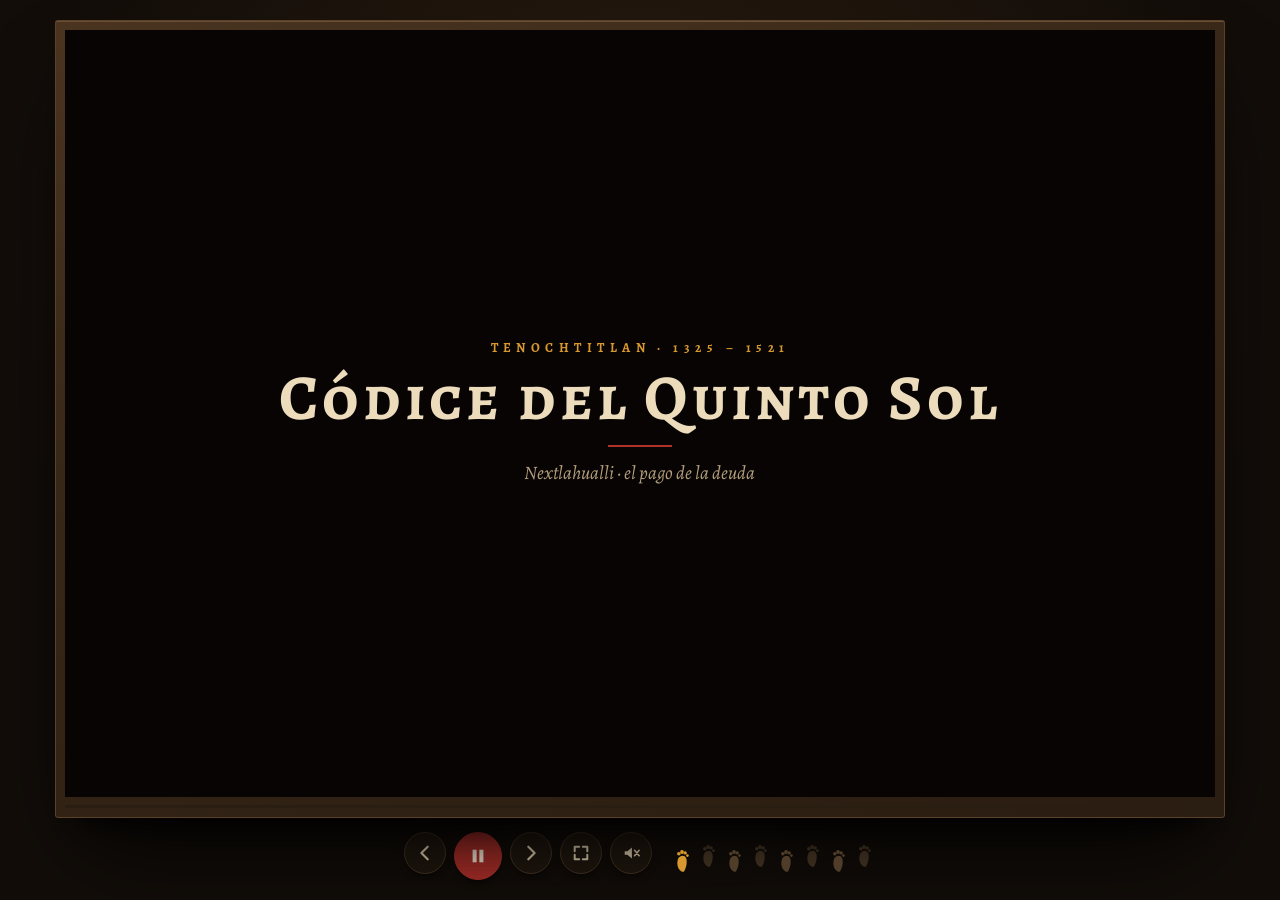
<file: proyectos/codice/index.html>
<!doctype html><html><head><meta charset=utf8><meta name=viewport content="width=device-width,initial-scale=1,viewport-fit=cover"><style>:root{color-scheme:light;box-sizing:border-box;padding-top:env(safe-area-inset-top,0px);padding-bottom:env(safe-area-inset-bottom,0px)}html{scroll-padding-top:env(safe-area-inset-top,0px)}body{margin:0;padding:0;font:14px -apple-system,BlinkMacSystemFont,sans-serif;background:#faf9f5;color:#141413}img{max-width:100%}[hidden]:not([hidden=until-found i]){display:none!important}</style></head><body>
<title>Códice del Quinto Sol</title>
<link rel="stylesheet" href="https://fonts.googleapis.com/css2?family=Alegreya:ital@1&family=Alegreya+SC:wght@600;700&display=swap">
<style>
/* Layout: el códice como diorama de papel recortado, centrado sobre obsidiana; debajo, controles de íconos y el camino de huellas */
:root{
  --bg:#120d09; --wood:#3b2a1a; --woodHi:#5a4129; --fg:#ecdcbc; --muted:#8a7658;
  --ochre:#d6982f; --red:#b0302a; --rx:0deg; --ry:0deg;
  color-scheme:dark;
}
*{box-sizing:border-box}
html,body{height:100%;background:var(--bg);color:var(--fg)}
body{background:radial-gradient(ellipse at 50% 30%,#2c1d11 0%,var(--bg) 70%) fixed,var(--bg);overflow-x:hidden}
.wrap{min-height:100%;display:grid;place-content:center;gap:14px;padding-inline:16px;padding-block:18px}
.scene3d{perspective:1800px}
.codex{position:relative;width:min(calc(100vw - 32px),calc((100dvh - 120px) * 1.5),1200px);
  padding:10px;border-radius:3px;
  background:linear-gradient(160deg,#4a3420,#33241597 40%,#2a1d11),var(--wood);
  box-shadow:0 50px 90px -30px #000,0 18px 30px -18px #000,inset 0 0 0 1px var(--woodHi),inset 0 2px 0 #6b4e33;
  transform:rotateX(var(--rx)) rotateY(var(--ry));transition:transform .6s cubic-bezier(.2,.7,.2,1);transform-style:preserve-3d}
.stage{position:relative;overflow:hidden;aspect-ratio:3/2;max-width:100%;background:#efe2c3;perspective:1800px;cursor:pointer;
  box-shadow:inset 0 0 0 1px #00000040}
.strip{display:flex;height:100%;transition:transform 1.3s cubic-bezier(.66,0,.3,1);transform-style:preserve-3d}
.leaf{flex:0 0 100%;width:100%;height:100%;display:block;transition:transform 1.3s cubic-bezier(.66,0,.3,1),filter 1.3s}
.leaf.before{transform-origin:100% 50%;transform:rotateY(34deg);filter:brightness(.5)}
.leaf.after{transform-origin:0 50%;transform:rotateY(-34deg);filter:brightness(.5)}
.stage::after{content:"";position:absolute;inset:0;pointer-events:none;
  background:radial-gradient(ellipse at 50% 45%,transparent 55%,rgba(50,26,6,.38) 100%),
  linear-gradient(90deg,rgba(60,35,10,.3),transparent 4%,transparent 96%,rgba(60,35,10,.3))}
.bar{height:3px;background:#2a1d12;margin-top:8px;border-radius:2px;overflow:hidden}
.prog{height:100%;width:0;background:linear-gradient(90deg,#a8701c,var(--ochre))}
.controls{display:flex;flex-wrap:wrap;gap:12px 18px;align-items:center;justify-content:center}
.btns{display:flex;gap:8px}
button{color:var(--fg);background:#21180f;border:1px solid #4a3725;border-radius:50%;width:42px;height:42px;
  display:grid;place-items:center;cursor:pointer;padding:0;box-shadow:0 4px 10px -4px #000}
button:hover{border-color:var(--ochre);color:var(--ochre)}
button:focus-visible{outline:2px solid var(--ochre);outline-offset:2px}
button svg{width:18px;height:18px}
.play{background:var(--red);border-color:var(--red);color:#fff4e0;width:48px;height:48px}
.play:hover{color:#fff4e0;filter:brightness(1.1)}
.snd[aria-pressed="true"]{color:var(--ochre);border-color:var(--ochre)}
.steps{display:flex;gap:2px;align-items:center}
.steps button{width:auto;height:auto;border:0;border-radius:0;background:none;padding:2px 3px;color:#4f3d29;box-shadow:none}
.steps button.seen{color:var(--muted)}
.steps button.cur{color:var(--ochre)}
.steps svg{width:18px;height:24px;display:block}
.steps button:nth-child(odd) svg{transform:translateY(5px)}
/* producción cinematográfica */
.lbox{position:absolute;left:0;right:0;height:9%;background:#050302;z-index:4;pointer-events:none;transition:transform 1.6s cubic-bezier(.6,0,.2,1)}
.lbox.top{top:0;transform:translateY(-100%)}.lbox.bot{bottom:0;transform:translateY(100%)}
.cine .lbox{transform:none}
#grain{position:absolute;inset:0;width:100%;height:100%;z-index:3;pointer-events:none;opacity:.14;mix-blend-mode:overlay;image-rendering:pixelated}
.leak{position:absolute;inset:-20%;z-index:2;pointer-events:none;mix-blend-mode:screen;opacity:.0;
  background:radial-gradient(circle at 20% 30%,rgba(255,150,60,.55),transparent 35%),radial-gradient(circle at 85% 70%,rgba(255,90,40,.35),transparent 30%)}
.card{position:absolute;inset:0;z-index:5;display:grid;place-content:center;text-align:center;gap:10px;background:#070403;color:#ecdcbc;
  opacity:0;pointer-events:none;transition:opacity 1.4s ease}
.card.on{opacity:1}
.card .k{font:600 clamp(10px,1.4vw,13px)/1 "Alegreya SC",Georgia,serif;letter-spacing:.42em;color:#d6982f;text-transform:uppercase}
.card .t{font:700 clamp(26px,5.6vw,64px)/1.05 "Alegreya SC",Georgia,serif;letter-spacing:.06em;text-wrap:balance}
.card .s{font:italic 400 clamp(13px,1.8vw,19px)/1.3 Alegreya,Georgia,serif;color:#b39f7c}
.card .t,.card .s,.card .k{opacity:0;transform:translateY(8px);transition:opacity 1.6s ease,transform 2.4s ease}
.card.on .t{opacity:1;transform:none;transition-delay:.6s}.card.on .s{opacity:1;transform:none;transition-delay:1.6s}.card.on .k{opacity:1;transform:none;transition-delay:.2s}
.card .rule{width:64px;height:2px;background:#b0302a;margin:4px auto}
.codex:fullscreen{width:100vw;height:100vh;padding:0;display:grid;place-items:center;background:#000;transform:none}
.codex:fullscreen .stage{width:min(100vw,150vh);cursor:none}
.codex:fullscreen .bar{display:none}
@media (max-width:560px){.codex{padding:5px}.steps svg{width:14px;height:20px}}
@media (prefers-reduced-motion:reduce){.strip,.leaf,.codex{transition:none}}
</style>

<svg width="0" height="0" style="position:absolute" aria-hidden="true" focusable="false">
  <defs>
    <filter id="fiber" x="0" y="0" width="100%" height="100%">
      <feTurbulence type="fractalNoise" baseFrequency="0.8 0.035" numOctaves="3" seed="7"/>
      <feColorMatrix values="0 0 0 0 .42  0 0 0 0 .3  0 0 0 0 .16  0 0 0 .3 0"/>
    </filter>
    <filter id="stain" x="0" y="0" width="100%" height="100%">
      <feTurbulence type="fractalNoise" baseFrequency="0.012" numOctaves="2" seed="3"/>
      <feColorMatrix values="0 0 0 0 .5  0 0 0 0 .32  0 0 0 0 .12  0 0 0 -1.6 .9"/>
    </filter>
    <!-- profundidad: cada capa de papel proyecta sombra sobre la de atrás -->
    <filter id="dFar" x="-5%" y="-5%" width="110%" height="115%">
      <feColorMatrix type="matrix" values=".72 0 0 0 .25  0 .72 0 0 .22  0 0 .72 0 .17  0 0 0 1 0" result="c"/>
      <feDropShadow in="c" dx="1.5" dy="2" stdDeviation="1.4" flood-color="#3a2410" flood-opacity=".22"/>
    </filter>
    <filter id="dMid" x="-5%" y="-5%" width="110%" height="115%">
      <feColorMatrix type="matrix" values=".9 0 0 0 .08  0 .9 0 0 .07  0 0 .9 0 .05  0 0 0 1 0" result="c"/>
      <feDropShadow in="c" dx="2.5" dy="3.5" stdDeviation="2.2" flood-color="#2e1a08" flood-opacity=".32"/>
    </filter>
    <filter id="dNear" x="-5%" y="-5%" width="110%" height="115%">
      <feDropShadow dx="4" dy="6" stdDeviation="3.2" flood-color="#251405" flood-opacity=".42"/>
    </filter>
    <filter id="dFore" x="-5%" y="-5%" width="110%" height="115%">
      <feGaussianBlur stdDeviation=".7" result="b"/>
      <feDropShadow in="b" dx="7" dy="10" stdDeviation="6" flood-color="#1c0f04" flood-opacity=".48"/>
    </filter>
    <filter id="blur3" x="-50%" y="-200%" width="200%" height="500%"><feGaussianBlur stdDeviation="3"/></filter>
    <filter id="glow" x="-50%" y="-50%" width="200%" height="200%"><feGaussianBlur stdDeviation="8"/></filter>
    <clipPath id="inner"><rect x="15" y="15" width="570" height="370"/></clipPath>
    <linearGradient id="shd" x1="0" x2="1" y1="0" y2="0"><stop offset="0" stop-color="#000" stop-opacity=".32"/><stop offset=".55" stop-color="#000" stop-opacity="0"/><stop offset="1" stop-color="#fff" stop-opacity=".12"/></linearGradient>
    <linearGradient id="vshd" x1="0" x2="0" y1="0" y2="1"><stop offset="0" stop-color="#fff" stop-opacity=".18"/><stop offset=".5" stop-color="#000" stop-opacity="0"/><stop offset="1" stop-color="#000" stop-opacity=".25"/></linearGradient>
    <radialGradient id="orb" cx=".36" cy=".3" r=".8"><stop offset="0" stop-color="#fff" stop-opacity=".5"/><stop offset=".42" stop-color="#fff" stop-opacity="0"/><stop offset=".85" stop-color="#2a1206" stop-opacity=".1"/><stop offset="1" stop-color="#2a1206" stop-opacity=".38"/></radialGradient>
    <linearGradient id="ao" x1="0" x2="0" y1="0" y2="1"><stop offset=".55" stop-color="#3a1d06" stop-opacity="0"/><stop offset="1" stop-color="#3a1d06" stop-opacity=".3"/></linearGradient>
    <linearGradient id="stairG" x1="0" x2="1" y1="0" y2="0"><stop offset="0" stop-color="#000" stop-opacity=".0"/><stop offset="1" stop-color="#000" stop-opacity=".22"/></linearGradient>
    <pattern id="water" width="40" height="24" patternUnits="userSpaceOnUse">
      <rect width="40" height="24" fill="#2b8a9c"/>
      <path d="M0 16 q10 -10 20 0 t20 0" stroke="#c7e6e3" stroke-width="2" fill="none"/>
      <circle cx="10" cy="6" r="2.2" fill="#c7e6e3"/><circle cx="30" cy="20" r="1.6" fill="#c7e6e3"/>
    </pattern>
    <linearGradient id="waterDepth" x1="0" x2="0" y1="0" y2="1"><stop offset="0" stop-color="#fff" stop-opacity=".18"/><stop offset=".3" stop-color="#0b3d48" stop-opacity="0"/><stop offset="1" stop-color="#0b3d48" stop-opacity=".45"/></linearGradient>
    <pattern id="fret" width="32" height="20" patternUnits="userSpaceOnUse">
      <rect width="32" height="20" fill="#b0302a"/>
      <path d="M0 16 H5 V12 H9 V8 H13 V4 H28 V14 H19 V9 H24" stroke="#f6ead0" stroke-width="2" fill="none"/>
    </pattern>
    <pattern id="jade" width="22" height="20" patternUnits="userSpaceOnUse">
      <rect width="22" height="20" fill="#d6982f"/><circle cx="11" cy="10" r="5.5" fill="#4e8c55" stroke="#1c140f" stroke-width="1.4"/><circle cx="9.5" cy="8.5" r="2" fill="#efe2c3"/>
    </pattern>
  </defs>
</svg>

<main class="wrap">
  <div class="scene3d">
    <section class="codex" id="codex" aria-label="Códice animado del Quinto Sol">
      <div class="stage cine" id="stage"><div class="strip" id="strip"></div>
        <div class="leak" id="leak"></div><canvas id="grain" width="180" height="120"></canvas>
        <div class="lbox top"></div><div class="lbox bot"></div>
        <div class="card" id="cardIn"><span class="k">Tenochtitlan · 1325 – 1521</span><span class="t">Códice del Quinto Sol</span><div class="rule"></div><span class="s">Nextlahualli · el pago de la deuda</span></div>
        <div class="card" id="cardOut"><span class="k">Ollin</span><span class="t">El Sol sigue andando</span><div class="rule"></div><span class="s">Animación inspirada en los códices Borbónico, Magliabechiano y Florentino</span></div>
      </div>
      <div class="bar"><div class="prog" id="prog"></div></div>
    </section>
  </div>
  <nav class="controls" aria-label="Lectura del códice">
    <div class="btns">
      <button id="prev" type="button" aria-label="Escena anterior"><svg viewBox="0 0 20 20"><path d="M13 3 L6 10 L13 17" fill="none" stroke="currentColor" stroke-width="2.4" stroke-linecap="round" stroke-linejoin="round"/></svg></button>
      <button id="play" class="play" type="button" aria-label="Pausa"></button>
      <button id="next" type="button" aria-label="Escena siguiente"><svg viewBox="0 0 20 20"><path d="M7 3 L14 10 L7 17" fill="none" stroke="currentColor" stroke-width="2.4" stroke-linecap="round" stroke-linejoin="round"/></svg></button>
      <button id="fs" type="button" aria-label="Pantalla completa"><svg viewBox="0 0 20 20"><path d="M3 8 V3 H8 M12 3 H17 V8 M17 12 V17 H12 M8 17 H3 V12" fill="none" stroke="currentColor" stroke-width="2.2" stroke-linecap="round" stroke-linejoin="round"/></svg></button>
      <button id="snd" class="snd" type="button" aria-label="Tambores" aria-pressed="false"><svg viewBox="0 0 20 20"><path d="M3 8 h3 l5 -4 v12 l-5 -4 h-3 z" fill="currentColor"/><path id="sndWave" d="M14 7 q2 3 0 6 M16 5 q4 5 0 10" fill="none" stroke="currentColor" stroke-width="1.8" stroke-linecap="round"/><path id="sndOff" d="M14 7 l5 6 M19 7 l-5 6" stroke="currentColor" stroke-width="1.8" stroke-linecap="round"/></svg></button>
    </div>
    <div class="steps" id="steps"></div>
  </nav>
</main>

<script>
const C={ink:'#1c140f',paper:'#efe2c3',red:'#b0302a',blue:'#2b8a9c',ochre:'#d6982f',jade:'#4e8c55',
  skin:'#c88a58',soot:'#2b2420',white:'#fbf5e6',stone:'#c9b088',sand:'#e3cc9a',brown:'#8d5a2b',night:'#141833'};
const o=`stroke="${C.ink}" stroke-width="2" stroke-linejoin="round"`;
const tone=(hex,f)=>'#'+[1,3,5].map(i=>Math.max(0,Math.min(255,Math.round(parseInt(hex.slice(i,i+2),16)*f))).toString(16).padStart(2,'0')).join('');

/* =============== piezas del códice =============== */
const limb=(d,w,c)=>`<path d="${d}" fill="none" stroke="${C.ink}" stroke-width="${w+4}" stroke-linecap="round" stroke-linejoin="round"/><path d="${d}" fill="none" stroke="${c}" stroke-width="${w}" stroke-linecap="round" stroke-linejoin="round"/><path d="${d}" fill="none" stroke="#000" stroke-opacity=".14" stroke-width="${w*.35}" stroke-linecap="round" stroke-linejoin="round" transform="translate(-1.6 0)"/>`;
// cuerpo en volumen: rectángulo frontal + cara lateral + tapa
const slab=(x,y,w,h,fill,dx=7,dy=5,sw=1.4)=>`<path d="M${x} ${y} l${dx} ${-dy} h${w} l${-dx} ${dy}Z" fill="${tone(fill,1.1)}" ${o} stroke-width="${sw*.8}"/><path d="M${x+w} ${y} l${dx} ${-dy} v${h} l${-dx} ${dy}Z" fill="${tone(fill,.7)}" ${o} stroke-width="${sw*.8}"/><rect x="${x}" y="${y}" width="${w}" height="${h}" fill="${fill}" ${o} stroke-width="${sw}"/>`;

function person(p){
  const sk=p.skin||C.skin, bd=p.body||sk, s=p.s||1, fl=p.flip?-1:1;
  const LEGS={stand:[[-6,-46,-8,-23,-8,0],[6,-46,8,-23,10,0]],
              walk:[[-6,-46,-12,-23,-20,0],[6,-46,12,-24,16,0]],
              climb:[[-6,-46,-10,-22,-14,0],[6,-46,22,-36,20,-12]]};
  const lg=LEGS[p.legs||'stand'];
  const leg=a=>limb(`M${a[0]} ${a[1]} L${a[2]} ${a[3]} L${a[4]} ${a[5]}`,9,sk)+`<path d="M${a[4]-6} ${a[5]+1} h17 q2 -6 -4 -7 h-13 z" fill="${C.ochre}" ${o}/>`;
  const arm=pts=>pts?limb('M2 -78 '+pts.map(q=>'L'+q.join(' ')).join(' '),8,sk)+`<circle cx="${pts.at(-1)[0]}" cy="${pts.at(-1)[1]}" r="4.5" fill="${sk}" ${o}/>`:'';
  let g='';
  if(p.shadow!==false) g+=`<ellipse cx="${fl*4}" cy="1" rx="26" ry="5" fill="#2a1406" opacity=".32" filter="url(#blur3)"/>`;
  if(p.helm==='priest') g+=`<path d="M-17 -118 Q-34 -90 -26 -64 L-12 -70 L-12 -86 Z" fill="${C.soot}" ${o}/>`;
  if(p.plume) g+=`<path d="M-14 -122 C-40 -150 -54 -120 -60 -96 M-10 -126 C-30 -168 -50 -150 -58 -130 M-4 -128 C-10 -170 -30 -176 -40 -160" fill="none" stroke="${C.ink}" stroke-width="9" stroke-linecap="round"/><path d="M-14 -122 C-40 -150 -54 -120 -60 -96 M-10 -126 C-30 -168 -50 -150 -58 -130 M-4 -128 C-10 -170 -30 -176 -40 -160" fill="none" stroke="${p.plume}" stroke-width="5" stroke-linecap="round"/><path d="M-14 -122 C-40 -150 -54 -120 -60 -96" fill="none" stroke="#fff" stroke-opacity=".35" stroke-width="1.5"/>`;
  if(p.cape) g+=`<path id="${p.id?p.id+'-cape':''}" d="M-12 -84 L-30 -36 L-4 -40 Z" fill="${tone(p.cape,.85)}" ${o}/>`;
  g+=arm(p.armB);
  if(p.shield&&p.armB){const h=p.armB.at(-1);g+=`<circle cx="${h[0]}" cy="${h[1]}" r="17" fill="${C.white}" ${o}/><path d="M${h[0]-17} ${h[1]} h34" stroke="${C.red}" stroke-width="5"/><circle cx="${h[0]}" cy="${h[1]-7}" r="3" fill="${C.jade}"/><circle cx="${h[0]}" cy="${h[1]+7}" r="3" fill="${C.jade}"/><circle cx="${h[0]}" cy="${h[1]}" r="17" fill="url(#orb)"/>${[-10,0,10].map(x=>`<path d="M${h[0]+x} ${h[1]+16} l-2 12 l4 0 z" fill="${C.ochre}" ${o} stroke-width="1"/>`).join('')}`;}
  g+=leg(lg[0])+leg(lg[1]);
  const torso='M-13 -84 L13 -84 L15 -46 L-15 -46 Z';
  g+=`<path d="${torso}" fill="${bd}" ${o}/>`;
  if(p.stripes) g+=`<path d="M-13 -74 H13 M-14 -64 H14 M-14 -55 H14" stroke="${C.red}" stroke-width="3.5"/>`;
  if(p.sores) g+=[[-6,-76],[5,-66],[-4,-58],[8,-78],[2,-54]].map(([x,y])=>`<circle cx="${x}" cy="${y}" r="2.3" fill="${C.red}"/>`).join('');
  if(p.feathers) g+=`<path d="M-13 -84 L13 -84 L14 -70 L-14 -70Z" fill="${p.feathers===true?C.jade:p.feathers}" ${o}/>`;
  g+=`<path d="${torso}" fill="url(#shd)"/>`;
  if(p.necklace) g+=`<path d="M-10 -84 Q0 -70 10 -84" fill="none" stroke="${C.jade}" stroke-width="4"/><circle cx="0" cy="-74" r="3" fill="${C.jade}" ${o} stroke-width="1"/>`;
  g+=`<rect x="-16" y="-52" width="32" height="8" fill="${C.white}" ${o}/><path d="M8 -44 L18 -44 L15 -28 L9 -28 Z" fill="${C.white}" ${o}/><path d="M9.6 -33 L15.6 -33 L15 -28 L9 -28Z" fill="${C.red}"/><rect x="-16" y="-52" width="32" height="8" fill="url(#vshd)"/>`;
  const face=p.face||sk, faceD='M-16 -84 L-16 -112 Q-16 -124 0 -124 L14 -124 Q20 -124 20 -116 L20 -108 L26 -101 L20 -98 L20 -92 Q20 -84 12 -84 Z';
  g+=`<path d="${faceD}" fill="${face}" ${o}/><path d="${faceD}" fill="url(#shd)" opacity=".8"/>`;
  g+=`<path d="M-17 -86 L-17 -114 Q-17 -127 2 -127 L17 -127 L17 -119 L3 -119 Q-5 -119 -5 -111 L-5 -86 Z" fill="${C.ink}"/><path d="M-12 -120 Q-4 -125 10 -124" stroke="#fff" stroke-opacity=".25" stroke-width="1.5" fill="none"/>`;
  if(p.paint) g+=`<rect x="-4" y="-112" width="24" height="8" fill="${p.paint}"/>`;
  g+=`<ellipse cx="10" cy="-108" rx="4.5" ry="2.8" fill="${C.white}" ${o} stroke-width="1.4"/><circle cx="11" cy="-108" r="1.5" fill="${C.ink}"/>`;
  g+=`<path d="M13 -92 H20" stroke="${C.ink}" stroke-width="1.6"/><circle cx="-1" cy="-99" r="4.6" fill="${C.jade}" ${o} stroke-width="1.5"/><circle cx="-2.4" cy="-100.5" r="1.4" fill="#fff" opacity=".6"/>`;
  if(p.down) g+=`<g id="${p.id?p.id+'-down':''}">`+[[-12,-126],[-2,-130],[8,-129],[-15,-116],[15,-131]].map(([x,y])=>`<circle cx="${x}" cy="${y}" r="3.6" fill="${C.white}" ${o} stroke-width="1.2"/>`).join('')+`</g>`;
  if(p.helm==='priest') g+=`<circle cx="-11" cy="-108" r="4" fill="${C.red}"/>`;
  if(p.helm==='eagle') g+=`<path d="M-20 -110 Q-14 -142 16 -136 L36 -124 L22 -120 L20 -114 L-6 -114 L-12 -84 L-20 -84 Z" fill="${C.ochre}" ${o}/><path d="M-20 -110 Q-14 -142 16 -136 L36 -124 L22 -120 L20 -114 L-6 -114 L-12 -84 L-20 -84 Z" fill="url(#vshd)"/><path d="M20 -88 L34 -86 L20 -81 Z" fill="${C.ochre}" ${o}/><circle cx="6" cy="-128" r="3" fill="${C.ink}"/><path d="M-18 -128 l-14 -14 M-16 -120 l-18 -6 M-18 -112 l-16 2" stroke="${C.brown}" stroke-width="4" stroke-linecap="round"/>`;
  if(p.helm==='jaguar') g+=`<path d="M-20 -110 Q-16 -140 14 -134 L28 -122 L20 -116 L-6 -114 L-12 -84 L-20 -84 Z" fill="${C.ochre}" ${o}/><path d="M-20 -110 Q-16 -140 14 -134 L28 -122 L20 -116 L-6 -114 L-12 -84 L-20 -84 Z" fill="url(#vshd)"/><circle cx="-8" cy="-128" r="2.4" fill="${C.ink}"/><circle cx="4" cy="-130" r="2.4" fill="${C.ink}"/><circle cx="-14" cy="-100" r="2.4" fill="${C.ink}"/><path d="M14 -122 l4 6 l3 -6" fill="${C.white}" ${o} stroke-width="1"/><path d="M-6 -134 l2 -10 l6 8" fill="${C.ochre}" ${o} stroke-width="1.3"/>`;
  if(p.helm==='huitzi') g+=`<path d="M-20 -112 Q-14 -144 14 -134 L20 -126 L-6 -116 L-12 -84 L-20 -84 Z" fill="${C.blue}" ${o}/><path d="M-20 -112 Q-14 -144 14 -134 L20 -126 L-6 -116 L-12 -84 L-20 -84 Z" fill="url(#vshd)"/><path d="M16 -131 L46 -128 L18 -124 Z" fill="${C.ink}"/><path d="M-18 -134 q-6 -16 6 -22 M-12 -136 q0 -18 12 -20" stroke="${C.jade}" stroke-width="5" fill="none" stroke-linecap="round"/><rect x="0" y="-104" width="20" height="4" fill="${C.ochre}"/>`;
  if(p.helm==='ehecatl') g+=`<path d="M-15 -124 L2 -172 L18 -124 Z" fill="${C.ochre}" ${o}/><path d="M-15 -124 L2 -172 L18 -124 Z" fill="url(#shd)"/>${[[-2,-150],[6,-140],[-6,-134],[4,-160],[10,-130]].map(([x,y])=>`<circle cx="${x}" cy="${y}" r="2.4" fill="${C.ink}"/>`).join('')}<path d="M16 -102 L38 -97 Q38 -86 31 -86 L16 -86 Z" fill="${C.red}" ${o}/>`;
  g+=`<g id="${p.id?p.id+'-arm':''}">${arm(p.armF)}</g>`;
  if(p.extra) g+=p.extra;
  return `<g id="${p.id||''}" transform="translate(${p.x||0} ${p.y||0})${p.rot?` rotate(${p.rot})`:''}"><g transform="scale(${fl*s} ${s})">${g}</g></g>`;
}

function tecpatl(l){
  return `<path d="M${-l/2} 0 Q0 ${-l*.34} ${l/2} 0 Q0 ${l*.34} ${-l/2} 0Z" fill="${C.white}" ${o}/>
  <path d="M${-l/2} 0 Q0 ${-l*.34} ${l/2} 0 Z" fill="${C.red}" ${o}/>
  <path d="M${-l*.3} ${-l*.08} Q0 ${-l*.22} ${l*.3} ${-l*.08}" fill="none" stroke="#fff" stroke-opacity=".45" stroke-width="1.5"/>
  <circle cx="${l*.14}" cy="${-l*.07}" r="${l*.05}" fill="${C.white}" ${o} stroke-width="1"/>
  <path d="M${l*.05} 0 l${l*.05} ${l*.07} l${l*.05} ${-l*.07} l${l*.05} ${l*.07} l${l*.05} ${-l*.07}" fill="${C.white}" ${o} stroke-width="1.2"/>`;
}
const HEART='M0 -16 C13 -18 20 -4 14 8 C9 17 3 20 0 25 C-3 20 -9 17 -14 8 C-20 -4 -12 -18 0 -16Z';
function heart(){
  return `<path d="${HEART}" fill="${C.red}" ${o}/>
  <rect x="-10" y="-25" width="6" height="11" fill="${C.red}" ${o} stroke-width="1.5"/><rect x="-2" y="-29" width="6" height="14" fill="${C.red}" ${o} stroke-width="1.5"/><rect x="6" y="-24" width="5" height="10" fill="${C.red}" ${o} stroke-width="1.5"/>
  <path d="${HEART}" fill="url(#orb)"/>
  <path d="M-8 -6 Q-6 -12 0 -12" stroke="${C.white}" stroke-width="2.5" fill="none" opacity=".75" stroke-linecap="round"/>`;
}
function sun(id,r,claws=false){
  let rays='';
  for(let i=0;i<16;i++){
    const a=i*Math.PI/8, big=i%2===0, R=big?r:r*.84, b=r*.64, w=big?.2:.12;
    const p=(ang,rad)=>`${(Math.cos(ang)*rad).toFixed(1)} ${(Math.sin(ang)*rad).toFixed(1)}`;
    const c=big?C.red:C.ochre;
    rays+=`<path d="M${p(a-w,b)} L${p(a,R)} L${p(a+w,b)} Z" fill="${c}" ${o}/><path d="M${p(a,b)} L${p(a,R)} L${p(a+w,b)} Z" fill="${tone(c,.75)}"/>`;
    if(big) rays+=`<circle cx="${(Math.cos(a)*r*.74).toFixed(1)}" cy="${(Math.sin(a)*r*.74).toFixed(1)}" r="${r*.035}" fill="${C.white}"/>`;
  }
  let dots='';for(let i=0;i<20;i++){const a=i*Math.PI/10;dots+=`<circle cx="${(Math.cos(a)*r*.565).toFixed(1)}" cy="${(Math.sin(a)*r*.565).toFixed(1)}" r="${r*.03}" fill="${C.jade}"/>`}
  const claw=k=>`<g id="${id}-claw${k}" transform="translate(${k*r*.33} ${r*.02}) scale(${k} 1)"><path d="M0 0 C${r*.08} ${-r*.12} ${r*.18} ${-r*.1} ${r*.16} ${r*.04} L${r*.1} ${r*.1} Z" fill="${C.ochre}" ${o} stroke-width="1.4"/><g transform="translate(${r*.1} ${r*.12}) scale(${r*.0045})">${heart()}</g><path d="M${r*.04} ${-r*.04} l${-r*.05} ${r*.03} M${r*.1} ${-r*.08} l${-r*.02} ${-r*.05} M${r*.16} ${-r*.02} l${r*.05} ${-r*.02}" stroke="${C.ink}" stroke-width="2.4" stroke-linecap="round"/></g>`;
  return `<g id="${id}"><circle r="${r*.9}" fill="${C.ochre}" opacity=".35" filter="url(#glow)"/><g id="${id}-rays">${rays}</g>
   <circle r="${r*.65}" fill="${C.ochre}" ${o}/><circle r="${r*.52}" fill="${C.white}" ${o}/>${dots}<circle r="${r*.47}" fill="${C.red}" ${o}/>
   <circle r="${r*.38}" fill="${C.ochre}" ${o}/>
   ${claws?claw(-1)+claw(1):''}
   <path d="M${-r*.2} ${-r*.1} q${r*.08} ${-r*.07} ${r*.15} 0 M${r*.05} ${-r*.1} q${r*.08} ${-r*.07} ${r*.15} 0" stroke="${C.ink}" stroke-width="2.4" fill="none"/>
   <path d="M0 ${-r*.06} v${r*.11}" stroke="${C.ink}" stroke-width="2"/>
   <rect x="${-r*.11}" y="${r*.09}" width="${r*.22}" height="${r*.07}" rx="${r*.03}" fill="${C.ink}"/>
   <g id="${id}-tongue" transform="translate(0 ${r*.27}) rotate(90)">${tecpatl(r*.26)}</g>
   <circle r="${r*.65}" fill="url(#orb)"/>
  </g>`;
}
const flower=()=>`<circle cx="0" cy="-6" r="5" fill="${C.red}" ${o} stroke-width="1.4"/><circle cx="6" cy="0" r="5" fill="${C.white}" ${o} stroke-width="1.4"/><circle cx="0" cy="6" r="5" fill="${C.red}" ${o} stroke-width="1.4"/><circle cx="-6" cy="0" r="5" fill="${C.white}" ${o} stroke-width="1.4"/><circle r="3.5" fill="${C.ochre}" ${o} stroke-width="1.2"/><circle r="11" fill="url(#orb)"/>`;
const VD='M0 0 C4 -14 22 -16 24 -4 C25 5 14 8 12 1 C11 -3 16 -4 17 -1';
const voluta=(c=C.blue,fl=false)=>`<path d="${VD}" fill="none" stroke="${C.ink}" stroke-width="6" stroke-linecap="round"/><path d="${VD}" fill="none" stroke="${c}" stroke-width="3" stroke-linecap="round"/>${fl?`<g transform="translate(24 -14) scale(.55)">${flower()}</g>`:''}`;
const starEye=(x,y,r=6,id='')=>`<g id="${id}" transform="translate(${x} ${y})"><circle r="${r*1.8}" fill="#fff6d0" opacity=".25" filter="url(#blur3)"/><circle r="${r}" fill="${C.white}" ${o} stroke-width="1.4"/><circle r="${r*.5}" fill="${C.red}"/><circle r="${r*.2}" fill="${C.ink}"/></g>`;
function skyBand(h=30,n=9,pre=''){let s=`<rect x="-40" y="0" width="680" height="${15+h}" fill="${C.soot}"/><path d="M-40 ${15+h} H640" stroke="${C.ink}" stroke-width="2"/>`;for(let i=0;i<n;i++)s+=starEye(42+i*(516/(n-1)),15+h/2+(i%2?4:-4),h*.2,pre?pre+i:'');return s}
const cloud=(id,s=1)=>`<g id="${id}"><g transform="scale(${s})"><path d="M-34 4 Q-40 -14 -22 -16 Q-18 -32 0 -28 Q12 -40 26 -26 Q44 -24 38 4 Z" fill="${C.white}" stroke="${C.blue}" stroke-width="2.5"/><path d="M-34 4 Q-40 -14 -22 -16 Q-18 -32 0 -28 Q12 -40 26 -26 Q44 -24 38 4 Z" fill="url(#vshd)"/><path d="M-12 -6 q6 -10 14 -2 q-4 6 -8 1 M12 -10 q6 -8 12 0" fill="none" stroke="${C.blue}" stroke-width="2"/></g></g>`;
const smokes=(p,n)=>Array.from({length:n},(_,i)=>`<g id="${p}${i}" opacity="0"><path d="M0 0 c-9 -4 -7 -17 4 -17 c11 0 13 11 4 14 c-5 2 -9 -3 -4 -5" fill="${C.white}" stroke="#7d8790" stroke-width="2"/></g>`).join('');
function smokeU(p,n,x,y,t,rise=70,speed=.28,drift=12,mul=1){for(let i=0;i<n;i++){const ph=((t*speed+i/n)%1+1)%1,el=$(p+i);if(!el)continue;
  el.setAttribute('transform',`translate(${(x+Math.sin(ph*5+i*2)*6+ph*drift).toFixed(1)} ${(y-ph*rise).toFixed(1)}) scale(${(.4+ph*.8).toFixed(2)})`);el.setAttribute('opacity',(Math.sin(ph*Math.PI)*.95*mul).toFixed(2));}}
const brazier=id=>`<ellipse cx="0" cy="40" rx="30" ry="40" fill="#ffb347" opacity=".0"/><path d="M-14 0 L-8 -22 L8 -22 L14 0 Z" fill="${C.stone}" ${o}/><path d="M-14 0 L-8 -22 L8 -22 L14 0 Z" fill="url(#shd)"/><path d="M-12 -8 h24" stroke="${C.red}" stroke-width="3"/><path d="M-20 -22 Q0 -8 20 -22 Z" fill="${C.ochre}" ${o}/><g id="${id}" transform="translate(0 -24)"><circle cx="0" cy="-14" r="26" fill="#ffb347" opacity=".45" filter="url(#glow)"/><path d="M-14 0 C-18 -14 -6 -16 -6 -28 C2 -20 4 -26 4 -36 C10 -22 18 -18 14 0Z" fill="${C.red}" ${o}/><path d="M-7 0 C-8 -8 -2 -10 -1 -18 C4 -12 8 -12 7 0Z" fill="${C.ochre}"/></g>`;
const flick=(id,t,k=0,y=-24)=>tr(id,0,y,Math.sin(t*11+k)*3,1+Math.sin(t*13+k*2)*.09);
const hbird=id=>`<g id="${id}" opacity="0"><path d="M-12 2 L-24 9 L-22 -1 Z" fill="${C.jade}" ${o} stroke-width="1.2"/><ellipse rx="13" ry="7" fill="${C.jade}" ${o} stroke-width="1.4"/><ellipse rx="13" ry="7" fill="url(#orb)"/><circle cx="10" cy="-4" r="6" fill="${C.blue}" ${o} stroke-width="1.4"/><path d="M15 -5 L32 -3" stroke="${C.ink}" stroke-width="2"/><circle cx="11" cy="-5" r="1.4" fill="${C.ink}"/><path d="M6 2 l-2 5 l7 0z" fill="${C.red}"/><g id="${id}w"><path d="M-2 -4 L-16 -28 L5 -7Z" fill="${C.blue}" ${o} stroke-width="1.2" opacity=".85"/></g></g>`;
const fish=()=>`<path d="M-16 0 Q0 -10 14 0 Q0 10 -16 0Z" fill="${C.white}" stroke="${C.blue}" stroke-width="2"/><path d="M-16 0 L-26 -7 L-24 0 L-26 7Z" fill="${C.white}" stroke="${C.blue}" stroke-width="2"/><circle cx="8" cy="-1" r="1.6" fill="${C.ink}"/><path d="M-6 -4 v8 M-1 -5 v10" stroke="${C.blue}" stroke-width="1"/>`;
const reeds=(id,n=6,sc=1)=>`<g id="${id}"><g transform="scale(${sc})">${Array.from({length:n},(_,i)=>{const x=(i-n/2)*7,h=38+((i*37)%22);const d=`M${x} 0 Q${x+3} ${-h/2} ${x+(i%2?6:-4)} ${-h}`;return `<path d="${d}" fill="none" stroke="${C.ink}" stroke-width="5" stroke-linecap="round"/><path d="${d}" fill="none" stroke="${i%3?C.jade:tone(C.jade,.8)}" stroke-width="2.6" stroke-linecap="round"/>${i%2?`<ellipse cx="${x+6}" cy="${-h+4}" rx="2.6" ry="7" fill="${C.brown}" ${o} stroke-width="1"/>`:''}`}).join('')}</g></g>`;
const maguey=(id,s=1)=>`<g id="${id}"><g transform="scale(${s})">${[-74,-52,-32,-14,4,22,42,64,82].map((a,i)=>{const len=86+((i*29)%44),c=i%2?'#6f8f6a':'#5b7c59';return `<g transform="rotate(${a})"><path d="M-10 0 Q-7 ${-len*.6} 0 ${-len} Q7 ${-len*.6} 10 0Z" fill="${c}" ${o}/><path d="M0 0 Q7 ${-len*.6} 0 ${-len} L10 0Z" fill="${tone(c,.78)}"/><path d="M0 -6 V${-len+10}" stroke="#b5c9a4" stroke-width="1.3"/><path d="M-7 ${-len*.35} l-4 -2 M-6 ${-len*.55} l-4 -2 M7 ${-len*.45} l4 -2" stroke="${C.ink}" stroke-width="1.2"/></g>`}).join('')}</g></g>`;
const tepetl=(w,h,fill,cap)=>`<path d="M${-w/2} 0 Q${-w/2} ${-h*.95} 0 ${-h} Q${w/2} ${-h*.95} ${w/2} 0 Z" fill="${fill}" ${o}/><path d="M0 ${-h} Q${w/2} ${-h*.95} ${w/2} 0 L${w*.1} 0 Q${w*.2} ${-h*.6} 0 ${-h}Z" fill="#000" opacity=".16"/>${cap?`<path d="M${-w*.22} ${-h*.78} Q0 ${-h*1.04} ${w*.22} ${-h*.78} Q${w*.1} ${-h*.7} 0 ${-h*.8} Q${-w*.1} ${-h*.7} ${-w*.22} ${-h*.78}Z" fill="${C.white}" ${o} stroke-width="1.4"/>`:''}<path d="M${-w*.12} ${-h*.42} q${w*.12} ${-h*.18} ${w*.22} 0 q${-w*.06} ${h*.1} ${-w*.12} 0" fill="none" stroke="${C.ink}" stroke-width="1.6"/><rect x="${-w/2}" y="-8" width="${w}" height="8" fill="${C.red}" ${o} stroke-width="1.4"/>`;
const banner=id=>`<path d="M0 0 V-58" stroke="${C.ink}" stroke-width="3"/><g id="${id}"><path d="M0 -58 h22 l-3 13 l3 13 h-22 Z" fill="${C.white}" ${o} stroke-width="1.5"/><path d="M0 -58 h22 l-3 13 l3 13 h-22 Z" fill="url(#shd)"/><circle cx="8" cy="-50" r="2" fill="${C.ink}"/><circle cx="14" cy="-40" r="2" fill="${C.ink}"/><circle cx="7" cy="-36" r="2" fill="${C.ink}"/></g>`;
const macuahuitl=()=>`<rect x="-3.5" y="-46" width="7" height="52" rx="2" fill="${C.brown}" ${o} stroke-width="1.5"/>${[-40,-31,-22,-13].map(y=>`<path d="M-3.5 ${y} l-5 3 l5 3 M3.5 ${y} l5 3 l-5 3" fill="${C.ink}" stroke="${C.ink}" stroke-width="1"/>`).join('')}`;
function stepPyr(cx,b,w,h,n,fill){let s='';const th=h/n;for(let i=0;i<n;i++){const ww=w*(1-i*.16);s+=slab(cx-ww/2,b-th*(i+1),ww,th,fill,9,5)}
  s+=`<rect x="${cx-w*.06}" y="${b-h}" width="${w*.12}" height="${h}" fill="${C.sand}" ${o} stroke-width="1.2"/>`;for(let y=b-h+4;y<b;y+=4)s+=`<path d="M${cx-w*.06} ${y} h${w*.12}" stroke="${C.ink}" stroke-width=".6" opacity=".5"/>`;return s}
function temple(cx,b,w,h,pre=''){
  let s=`<ellipse cx="${cx+10}" cy="${b+2}" rx="${w*.6}" ry="8" fill="#2a1406" opacity=".25" filter="url(#blur3)"/>`;const n=4,th=h/n;
  for(let i=0;i<n;i++){const ww=w*(1-i*.12);s+=slab(cx-ww/2,b-th*(i+1),ww,th,C.stone,w*.045,w*.03)+`<path d="M${cx-ww/2+4} ${b-th*(i+1)+th*.5} h${ww-8}" stroke="${C.ink}" stroke-width=".8" stroke-dasharray="3 5" opacity=".5"/>`}
  const top=b-h, sw=w*.13;
  [-1,1].forEach(k=>{const x=cx+k*w*.16-sw/2;
    s+=`<rect x="${x}" y="${top}" width="${sw}" height="${h}" fill="${C.sand}" ${o}/>`;
    for(let y=top+5;y<b;y+=5)s+=`<path d="M${x} ${y} h${sw}" stroke="${C.ink}" stroke-width=".8"/><path d="M${x} ${y+1} h${sw}" stroke="#fff" stroke-width=".8" opacity=".35"/>`;
    s+=`<rect x="${x}" y="${top}" width="${sw}" height="${h}" fill="url(#stairG)"/>`;
    s+=`<rect x="${x-4}" y="${top}" width="4" height="${h}" fill="${C.stone}" ${o} stroke-width="1"/><rect x="${x+sw}" y="${top}" width="4" height="${h}" fill="${tone(C.stone,.75)}" ${o} stroke-width="1"/>`;
    const shw=w*.22, shh=h*.42, sx=cx+k*w*.16-shw/2, sy=top-shh;
    s+=slab(sx,sy+shh*.45,shw,shh*.55,C.white,w*.03,w*.02)+`<rect x="${sx+shw*.32}" y="${sy+shh*.62}" width="${shw*.36}" height="${shh*.38}" fill="${C.ink}"/><rect x="${sx+shw*.32}" y="${sy+shh*.62}" width="${shw*.36}" height="${shh*.38}" fill="#ff9a3c" opacity=".18"/>`;
    const rc=k<0?C.blue:C.red;
    s+=slab(sx-2,sy,shw+4,shh*.45,rc,w*.03,w*.02);
    if(k<0){for(let i=1;i<5;i++)s+=`<path d="M${sx-2+i*(shw+4)/5} ${sy} v${shh*.45}" stroke="${C.white}" stroke-width="2.5"/>`;}
    else{for(let i=0;i<4;i++)s+=`<circle cx="${sx+shw*.14+i*shw*.24}" cy="${sy+shh*.22}" r="${shw*.07}" fill="${C.white}"/>`;}
    for(let i=0;i<5;i++)s+=`<rect x="${sx-2+i*(shw+4)/5+1}" y="${sy-5-w*.02}" width="${(shw+4)/5-2}" height="5" fill="${k<0?C.white:C.ochre}" ${o} stroke-width="1"/>`;
    if(pre)s+=`<g transform="translate(${cx+k*w*.16} ${sy-6})">${smokes(pre+(k<0?'L':'R'),4)}</g>`;
  });
  return s;
}
function eagle(pre){
  const wing=(d,id)=>`<g id="${id}"><path d="${d}" fill="${C.brown}" ${o}/><path d="${d}" fill="url(#vshd)"/><path d="${d.replace(/Z$/,'')}" fill="none" stroke="${C.ochre}" stroke-width="1" opacity=".6"/></g>`;
  return `<ellipse cx="0" cy="2" rx="20" ry="4" fill="#2a1406" opacity=".3" filter="url(#blur3)"/>${wing('M-6 -40 L-62 -88 L-44 -64 L-72 -64 L-38 -46 L-60 -34 L-12 -26 Z',pre+'1')}
  <path d="M-10 -14 L-34 6 L-14 6 Z" fill="${C.brown}" ${o}/><path d="M-14 -6 L-28 4" stroke="${C.white}" stroke-width="2"/>
  <ellipse cx="0" cy="-30" rx="16" ry="22" fill="#a66a33" ${o}/><ellipse cx="0" cy="-30" rx="16" ry="22" fill="url(#orb)"/>
  <path d="M-6 -42 l6 6 l6 -6 M-8 -30 l8 6 l8 -6 M-6 -18 l6 6 l6 -6" stroke="${C.ink}" stroke-width="1.2" fill="none"/>
  <g id="${pre}h"><circle cx="12" cy="-56" r="12" fill="#c8913f" ${o}/><circle cx="12" cy="-56" r="12" fill="url(#orb)"/><path d="M21 -61 L34 -56 Q33 -47 24 -50 Z" fill="${C.ochre}" ${o}/><circle cx="15" cy="-59" r="2.4" fill="${C.ink}"/></g>
  <path d="M-4 -10 v10 M6 -10 v10" stroke="${C.ochre}" stroke-width="4"/><path d="M-10 0 h22" stroke="${C.ink}" stroke-width="3" stroke-linecap="round"/>
  ${wing('M4 -42 L48 -90 L34 -62 L62 -66 L30 -42 L52 -32 L8 -26 Z',pre+'2')}`;
}
function dateGlyph(x,y,n,kind){
  let d='';for(let i=0;i<n;i++)d+=`<circle cx="${(i-(n-1)/2)*11}" cy="-30" r="4.2" fill="${C.red}" ${o} stroke-width="1.3"/>`;
  const G={
    calli:slab(-12,-16,24,18,C.white,4,3,1.6)+`<path d="M-14 -16 L14 -16 L10 -22 L-10 -22Z" fill="${C.red}" ${o}/><rect x="-5" y="-9" width="10" height="11" fill="${C.ink}"/>`,
    tecpatl:`<g transform="translate(0 -8)">${tecpatl(30)}</g>`,
    ollin:`<path d="M-14 -20 L14 4 M14 -20 L-14 4" stroke="${C.ink}" stroke-width="10" stroke-linecap="round"/><path d="M-14 -20 L14 4" stroke="${C.red}" stroke-width="6" stroke-linecap="round"/><path d="M14 -20 L-14 4" stroke="${C.blue}" stroke-width="6" stroke-linecap="round"/><circle cy="-8" r="6" fill="${C.white}" ${o}/><circle cy="-8" r="2.2" fill="${C.ink}"/>`
  };
  return `<g transform="translate(${x} ${y})">${d}${G[kind]}</g>`;
}
const motes=k=>Array.from({length:14},(_,i)=>`<circle id="mo${k}_${i}" r="${1.2+(i%3)*.8}" fill="#fff3cf"/>`).join('');
/* capas: z = profundidad (0 fondo, 1 actores, >1 primer plano) */
const LY=(z,c)=>`<g class="ly" data-z="${z}" filter="url(#${z<.35?'dFar':z<.8?'dMid':z<=1.05?'dNear':'dFore'})">${c}</g>`;
const PAPER=`<rect width="600" height="400" fill="${C.paper}"/><rect width="600" height="400" filter="url(#fiber)"/><rect width="600" height="400" filter="url(#stain)" opacity=".5"/>`;
const BORDER=`<rect x="8" y="8" width="584" height="384" fill="none" stroke="${C.red}" stroke-width="5"/><rect x="15" y="15" width="570" height="370" fill="none" stroke="${C.ink}" stroke-width="1.2"/><rect x="15" y="15" width="570" height="370" fill="none" stroke="#000" stroke-opacity=".25" stroke-width="6" filter="url(#blur3)" clip-path="url(#inner)"/>`;
const panel=(k,layers,overlay='')=>`${PAPER}<defs><radialGradient id="lg${k}" gradientUnits="userSpaceOnUse" cx="300" cy="120" r="460"><stop offset="0" stop-color="#fff2c8" stop-opacity=".55"/><stop offset=".45" stop-color="#ffe0a0" stop-opacity=".1"/><stop offset="1" stop-color="#2a1405" stop-opacity=".45"/></radialGradient></defs>
  <g clip-path="url(#inner)">${layers}${overlay}<rect x="15" y="15" width="570" height="370" fill="url(#lg${k})" style="mix-blend-mode:soft-light"/><rect x="15" y="15" width="570" height="370" fill="url(#ao)"/></g>${BORDER}`;

/* =============== tiempo y cámara =============== */
const E=(a,b,t)=>Math.min(1,Math.max(0,(t-a)/(b-a)));
const ez=x=>x<.5?2*x*x:1-Math.pow(-2*x+2,2)/2;
const S=(a,b,t)=>ez(E(a,b,t));
const L=(a,b,p)=>a+(b-a)*p;
const bell=(a,b,t)=>Math.sin(Math.PI*E(a,b,t));
const $=id=>document.getElementById(id);
const tr=(id,x,y,r=0,s=1,sy)=>{const el=typeof id==='string'?$(id):id;if(el)el.setAttribute('transform',`translate(${x.toFixed(2)} ${y.toFixed(2)}) rotate(${r.toFixed(2)}) scale(${s.toFixed(3)} ${(sy??s).toFixed(3)})`)};
const op=(id,v)=>{const el=$(id);if(el)el.setAttribute('opacity',Math.max(0,Math.min(1,v)).toFixed(3))};
const flap=(id,t,f=50)=>{const w=$(id+'w');if(w)w.setAttribute('transform',`scale(1 ${Math.sin(t*f).toFixed(2)})`)};
let mx=0,my=0,tmx=0,tmy=0,wt=0,shake=0;
const LAYERS=[];
function cam(k,t,d,cx=300,cy=200,zm=.05,extra=0){
  const e=E(0,d,t), sh=shake*shake, px=Math.sin(wt*.23)*7+mx*18+(Math.random()-.5)*sh*14, py=Math.cos(wt*.19)*4+my*10+(Math.random()-.5)*sh*10;
  for(const {el,z} of LAYERS[k]){
    const s=1+(zm*e+extra)*z+.035*z;
    el.setAttribute('transform',`translate(${cx} ${cy}) scale(${s.toFixed(4)}) translate(${(-cx-px*z).toFixed(2)} ${(-cy-py*z).toFixed(2)})`);
  }
  for(let i=0;i<14;i++){const m=$(`mo${k}_${i}`);if(!m)break;
    const x=((i*137+wt*(6+(i%3)*4))%660)-30, y=40+((i*71)%300)+Math.sin(wt*.7+i)*12;
    m.setAttribute('cx',x.toFixed(1));m.setAttribute('cy',y.toFixed(1));m.setAttribute('opacity',(.25+.35*Math.sin(wt*1.3+i*1.7)**2).toFixed(2))}
}
const light=(k,x,y,r=460)=>{const g=$('lg'+k);if(g){g.setAttribute('cx',x.toFixed(1));g.setAttribute('cy',y.toFixed(1));g.setAttribute('r',r.toFixed(0))}};

/* =============== escenas =============== */
const scenes=[
/* 0 · Los cinco soles */
{ d:15, name:'Los cinco soles',
  svg:k=>panel(k,
    LY(.15,`${skyBand(30,11,'s0st')}
      <g id="s0ring" transform="translate(300 192)">${Array.from({length:20},(_,i)=>{const a=i*18;return `<g transform="rotate(${a}) translate(0 -150)">${slab(-9,-8,18,16,i%2?C.white:C.sand,3,2,1.3)}<circle r="3" fill="${[C.red,C.blue,C.jade,C.ochre][i%4]}"/></g>`}).join('')}</g>`)+
    LY(.55,[['jaguar',110,112],['wind',490,112],['rain',110,286],['water',490,286]].map(([k2,x,y],i)=>`<g id="s0old${i}" transform="translate(${x} ${y})" opacity="0">
      ${slab(-32,-30,64,58,C.white,7,5)}${[0,1,2,3].map(j=>`<circle cx="${-16.5+j*11}" cy="-42" r="4" fill="${C.red}" ${o} stroke-width="1.2"/>`).join('')}
      ${k2==='jaguar'?`<circle r="18" fill="${C.ochre}" ${o}/><circle r="18" fill="url(#orb)"/><circle cx="-7" cy="-5" r="3" fill="${C.ink}"/><circle cx="6" cy="-7" r="2.6" fill="${C.ink}"/><circle cx="-2" cy="8" r="2.6" fill="${C.ink}"/><circle cx="9" cy="5" r="2.2" fill="${C.ink}"/><path d="M-14 -14 l-4 -8 l8 4 M14 -14 l4 -8 l-8 4" fill="${C.ochre}" ${o} stroke-width="1.3"/>`:''}
      ${k2==='wind'?`<g transform="translate(-14 8) scale(1.3)">${voluta(C.blue)}</g><path d="M-20 -12 h30" stroke="${C.ink}" stroke-width="2" stroke-dasharray="4 4"/>`:''}
      ${k2==='rain'?`<circle cx="-8" cy="-6" r="8" fill="none" stroke="${C.blue}" stroke-width="4"/><circle cx="8" cy="-6" r="8" fill="none" stroke="${C.blue}" stroke-width="4"/>${[-12,0,12].map(x=>`<path d="M${x} 8 q-4 6 0 10 q4 -4 0 -10" fill="${C.blue}"/>`).join('')}`:''}
      ${k2==='water'?`<rect x="-24" y="-18" width="48" height="36" fill="url(#water)" ${o} stroke-width="1.3"/>`:''}
      <g id="s0crack${i}" opacity="0"><path d="M-32 -30 L-6 -2 L-14 8 L8 28 M-6 -2 L20 -10 L32 -24" fill="none" stroke="${C.ink}" stroke-width="2.4"/></g>
    </g>`).join(''))+
    LY(1,`<g id="s0w" transform="translate(300 192)">${sun('s0sun',122,true)}</g>`)+
    LY(1.35,`<rect x="-40" y="352" width="680" height="60" fill="url(#fret)"/><path d="M-40 352 H640" stroke="${C.ink}" stroke-width="2"/><rect x="-40" y="352" width="680" height="60" fill="url(#vshd)"/>
      ${[[38,360],[562,360]].map(([x,y],i)=>`<g id="s0fl${i}" transform="translate(${x} ${y})"><g transform="scale(2.6)">${flower()}</g></g>`).join('')}
      ${motes(k)}`)),
  update(t,k){
    cam(k,t,this.d,300,192,.06);
    light(k,300,192,L(300,520,S(5,8,t)));
    for(let i=0;i<4;i++){
      const a=S(.3+i*.7,1+i*.7,t), fall=S(4+i*.3,5.3+i*.3,t);
      const x=[110,490,110,490][i], y=[112,112,286,286][i];
      tr('s0old'+i,x+(i%2?1:-1)*fall*30,y+fall*130,(i%2?1:-1)*fall*40,a*(1-fall*.3));
      op('s0old'+i,a*(1-fall)); op('s0crack'+i,E(3.5+i*.3,3.9+i*.3,t));
    }
    const p=S(5,7.6,t);
    tr('s0w',300,192,0,L(.05,1,p)*(1+Math.sin(t*4)*.012*p)); op('s0w',E(5,5.6,t));
    tr('s0sun-rays',0,0,t*8);
    tr('s0ring',300,192,-t*3,L(.6,1,S(6,8,t))); op('s0ring',E(6,7.5,t));
    tr('s0sun-tongue',0,122*.27+Math.sin(t*3)*1.5,90+Math.sin(t*2.2)*7);
    for(const s of [-1,1]){const g=$('s0sun-claw'+s);if(g)g.setAttribute('transform',`translate(${s*122*.33} ${122*.02+Math.sin(t*3.2)*2}) scale(${s} 1) rotate(${(Math.sin(t*3.2)*6).toFixed(1)})`)}
    for(let i=0;i<11;i++)tr('s0st'+i,42+i*(516/10),30+(i%2?4:-4),0,1+Math.sin(t*3+i*1.7)*.18);
    tr('s0fl0',38,360,t*12,1); tr('s0fl1',562,360,-t*12,1);
  }
},
/* 1 · Teotihuacan */
{ d:18, name:'Teotihuacan',
  svg:k=>panel(k,
    LY(.12,`${skyBand(30,9,'s1st')}<defs><clipPath id="s1clip"><rect x="-40" y="0" width="680" height="300"/></clipPath></defs>
      <g clip-path="url(#s1clip)"><g id="s1sun">${sun('s1s',44)}</g><g id="s1moon"><circle r="40" fill="#e8f0ea" opacity=".4" filter="url(#glow)"/><circle r="30" fill="#dfe6e0" ${o}/><circle r="22" fill="none" stroke="${C.blue}" stroke-width="2" stroke-dasharray="3 4"/><circle r="30" fill="url(#orb)"/><g id="s1rab" opacity="0"><ellipse cx="0" cy="4" rx="11" ry="7" fill="${C.white}" ${o} stroke-width="1.4"/><circle cx="9" cy="-3" r="5.5" fill="${C.white}" ${o} stroke-width="1.4"/><path d="M7 -7 L3 -21 L10 -9 M11 -8 L13 -22 L14 -8" fill="${C.white}" ${o} stroke-width="1.2"/><circle cx="11" cy="-4" r="1.2" fill="${C.ink}"/></g></g></g>`)+
    LY(.45,`${stepPyr(165,300,170,80,4,'#d9bf91')}${stepPyr(430,300,230,115,5,'#d9bf91')}`)+
    LY(.8,`<rect x="-40" y="300" width="680" height="110" fill="${C.sand}"/><path d="M-40 300 H640" stroke="${C.ink}" stroke-width="2"/>
      ${[[40,330],[120,360],[480,350],[560,330],[250,372],[360,368]].map(([x,y])=>`<path d="M${x} ${y} l3 -9 l3 9 M${x+4} ${y} l5 -7" stroke="${C.jade}" stroke-width="2" fill="none"/>`).join('')}
      <ellipse id="s1pool" cx="300" cy="312" rx="110" ry="16" fill="#ffb347" opacity=".35" filter="url(#glow)"/>
      <g transform="translate(300 312)"><path d="M-40 0 L40 -10 M-40 -10 L40 0" stroke="${C.ink}" stroke-width="11" stroke-linecap="round"/><path d="M-40 0 L40 -10 M-40 -10 L40 0" stroke="${C.brown}" stroke-width="7" stroke-linecap="round"/></g>`)+
    LY(1,`<g id="s1fire" transform="translate(300 305)"><circle cx="0" cy="-40" r="60" fill="#ff9d3a" opacity=".5" filter="url(#glow)"/><path d="M-34 0 C-44 -30 -20 -40 -22 -70 C-6 -54 -2 -66 0 -96 C10 -66 22 -60 22 -78 C40 -50 44 -24 34 0 Z" fill="${C.red}" ${o}/><path d="M-20 0 C-24 -20 -8 -28 -6 -50 C4 -36 12 -40 12 -52 C24 -32 26 -14 20 0 Z" fill="${C.ochre}" ${o}/><path d="M-8 0 C-10 -10 -2 -14 0 -26 C6 -16 10 -10 8 0Z" fill="#fff1c4"/></g>
      ${Array.from({length:9},(_,i)=>`<circle id="s1sp${i}" r="2.6" fill="${C.ochre}" ${o} stroke-width="1"/>`).join('')}
      ${person({x:50,y:338,s:.55,body:C.red,plume:C.jade,necklace:true,armF:[[18,-96],[26,-118]],armB:[[-10,-62],[-12,-46]]})}
      ${person({x:555,y:338,s:.55,flip:true,body:C.blue,plume:C.red,necklace:true,armF:[[18,-70],[30,-62]]})}
      ${person({id:'s1n',x:110,y:300,sores:true,armF:[[22,-92],[36,-112]],armB:[[-12,-60],[-16,-44]]})}
      ${person({id:'s1t',x:470,y:300,flip:true,body:C.jade,feathers:C.ochre,plume:C.jade,necklace:true,cape:C.blue,armF:[[18,-70],[30,-60]],armB:[[-12,-62],[-14,-46]]})}
      <g id="s1rabFly" opacity="0"><ellipse cx="0" cy="4" rx="11" ry="7" fill="${C.white}" ${o} stroke-width="1.4"/><circle cx="9" cy="-3" r="5.5" fill="${C.white}" ${o} stroke-width="1.4"/><path d="M7 -7 L3 -21 L10 -9 M11 -8 L13 -22 L14 -8" fill="${C.white}" ${o} stroke-width="1.2"/></g>
      ${person({id:'s1e',x:-60,y:300,s:.9,helm:'ehecatl',body:C.soot,necklace:true,armF:[[22,-88],[30,-104]],armB:[[-10,-60],[-10,-44]]})}
      ${[0,1,2,3,4].map(i=>`<g id="s1wv${i}" opacity="0">${voluta(C.white)}</g>`).join('')}`)+
    LY(1.4,`<g transform="translate(20 400)">${maguey('s1mg1',1.05)}</g><g transform="translate(590 410)">${maguey('s1mg2',.9)}</g>${motes(k)}`),
    `<rect id="s1night" x="15" y="15" width="570" height="370" fill="${C.night}" opacity=".5" style="mix-blend-mode:multiply"/>`),
  cues:[[4.5,'boom'],[6.6,'boom'],[12,'conch']],
  update(t,k){
    cam(k,t,this.d,300,250,.05);
    const j=E(2.6,4.6,t);
    tr('s1n',L(110,300,ez(j)),300-Math.sin(Math.PI*j)*130,j*160); op('s1n',1-E(4.4,4.8,t));
    const hes=t<2.6?Math.sin(E(.8,2.6,t)*Math.PI*2)*25:0;
    const j2=E(5,6.8,t);
    tr('s1t',L(470-Math.max(0,hes),300,ez(j2)),300-Math.sin(Math.PI*j2)*110,-j2*160); op('s1t',1-E(6.6,7,t));
    const burst=Math.max(bell(4.5,5.6,t),bell(6.7,7.8,t)*.8);
    tr('s1fire',300,305,Math.sin(t*9)*1.5,1+burst*.75+Math.sin(t*7)*.04);
    op('s1pool',.3+burst*.4+Math.sin(t*13)*.05);
    for(let i=0;i<9;i++){const ph=((t*.5+i/9)%1);tr('s1sp'+i,300+Math.sin(i*2.3+ph*4)*30*ph,290-ph*(110+burst*90),0,1-ph*.6);op('s1sp'+i,Math.sin(ph*Math.PI))}
    const rs=S(6.5,9.5,t), rm=S(7.6,10.4,t), go=S(13,17.5,t);
    const still=(t>9.5&&t<13)?Math.sin(t*28)*1.2:0;
    const sx=L(470,380,go)+still, sy=L(360,150,rs)-go*70;
    tr('s1sun',sx,sy,0,1+go*.25);
    tr('s1s-rays',0,0,go*(t-13)*60+Math.sin(t*3)*2);
    tr('s1moon',L(135,200,go),L(360,165,rm)+go*150);
    const rb=E(10.4,11.6,t);
    tr('s1rabFly',L(70,135,rb),L(250,165,rb)-Math.sin(Math.PI*rb)*70,rb*360); op('s1rabFly',rb>0&&rb<1?1:0); op('s1rab',E(11.5,11.7,t));
    const e=S(10.5,12.2,t);
    tr('s1e',L(-60,215,e),300);
    for(let i=0;i<5;i++){const ph=((t-12.2)*.45+i/5)%1, on=t>12.2?1:0;
      tr('s1wv'+i,L(255,sx,ph),L(215,sy,ph)+Math.sin(ph*9+i)*10,-20,.6+ph*.9); op('s1wv'+i,on*Math.sin(ph*Math.PI))}
    const day=S(13,16.5,t);
    op('s1night',.55*(1-day));
    light(k,L(300,sx,S(6.5,9,t)),L(250,sy,S(6.5,9,t)),L(320,560,day));
    for(let i=0;i<9;i++)tr('s1st'+i,42+i*(516/8),30+(i%2?4:-4),0,1+Math.sin(t*3+i*1.3)*.2);
    tr('s1mg1',0,0,Math.sin(t*.8)*1.5); tr('s1mg2',0,0,Math.sin(t*.9+1)*1.5);
  }
},
/* 2 · La señal en el lago */
{ d:17, name:'La fundación de Tenochtitlan',
  svg:k=>panel(k,
    LY(.1,`${cloud('s2c1',1)}${cloud('s2c2',.8)}${dateGlyph(552,72,2,'calli')}`)+
    LY(.3,`<g transform="translate(95 282)">${tepetl(110,118,'#8f9c78',true)}</g><g transform="translate(176 282)">${tepetl(84,82,'#9aa784',true)}</g>${smokes('s2pop',5)}`)+
    LY(.55,`<g id="s2temple">${temple(462,284,190,92,'s2ts')}</g>`)+
    LY(.8,`<rect x="-40" y="282" width="680" height="130" fill="url(#water)"/><rect x="-40" y="282" width="680" height="130" fill="url(#waterDepth)"/><path d="M-40 282 ${'q15 -6 30 0 '.repeat(23)}" fill="none" stroke="${C.ink}" stroke-width="2"/>
      <ellipse id="s2rip" cx="220" cy="300" rx="50" ry="8" fill="none" stroke="${C.white}" stroke-width="2"/>
      <ellipse cx="226" cy="306" rx="54" ry="8" fill="#0b3d48" opacity=".35" filter="url(#blur3)"/>
      <g transform="translate(220 300)"><path d="M-46 4 Q-52 -30 -22 -36 Q0 -52 24 -36 Q52 -30 46 4 Z" fill="#b48555" ${o}/><path d="M0 -44 Q24 -36 24 -36 Q52 -30 46 4 L10 4 Q20 -20 0 -44Z" fill="#000" opacity=".18"/><path d="M-26 -14 q8 -10 16 0 q-8 6 -12 0 M8 -22 q8 -10 16 0 q-8 6 -12 0" fill="none" stroke="${C.ink}" stroke-width="1.6"/><circle cx="-30" cy="-26" r="2" fill="${C.ink}"/><circle cx="32" cy="-12" r="2" fill="${C.ink}"/><circle cx="0" cy="-6" r="2" fill="${C.ink}"/></g>`)+
    LY(1,`<g id="s2nopal" transform="translate(220 268)">
        ${[[0,-24,13,24,0],[-20,-58,11,19,-28],[20,-60,11,19,28],[0,-88,10,16,0]].map(([x,y,rx,ry,r])=>`<g transform="rotate(${r} ${x} ${y})"><ellipse cx="${x}" cy="${y}" rx="${rx}" ry="${ry}" fill="${C.jade}" ${o}/><ellipse cx="${x}" cy="${y}" rx="${rx}" ry="${ry}" fill="url(#shd)"/><ellipse cx="${x-rx*.3}" cy="${y-ry*.35}" rx="${rx*.3}" ry="${ry*.4}" fill="#fff" opacity=".18"/></g>`).join('')}
        ${[[-30,-74],[30,-76],[-9,-102],[9,-102],[-32,-50]].map(([x,y],i)=>`<g id="s2tuna${i}"><ellipse cx="${x}" cy="${y}" rx="5" ry="7" fill="${C.red}" ${o} stroke-width="1.4"/><circle cx="${x-1.5}" cy="${y-2.5}" r="1.6" fill="#fff" opacity=".5"/></g>`).join('')}
        ${[[-4,-30],[5,-18],[-20,-60],[22,-56],[2,-90],[-6,-80],[24,-66]].map(([x,y])=>`<circle cx="${x}" cy="${y}" r="1.4" fill="${C.ink}"/>`).join('')}
      </g>
      <g transform="translate(55 300)">${reeds('s2r1',7)}</g><g transform="translate(560 302)">${reeds('s2r2',6)}</g>
      <g id="s2heron" transform="translate(528 330)"><path d="M0 0 v-22 M6 0 v-22" stroke="${C.ink}" stroke-width="1.6"/><ellipse cx="2" cy="-30" rx="15" ry="9" fill="${C.white}" ${o}/><ellipse cx="2" cy="-30" rx="15" ry="9" fill="url(#vshd)"/><g id="s2hn"><path d="M10 -34 Q14 -54 6 -60" fill="none" stroke="${C.ink}" stroke-width="7" stroke-linecap="round"/><path d="M10 -34 Q14 -54 6 -60" fill="none" stroke="${C.white}" stroke-width="4" stroke-linecap="round"/><circle cx="6" cy="-62" r="5" fill="${C.white}" ${o} stroke-width="1.4"/><path d="M2 -63 L-14 -60 L2 -59Z" fill="${C.ochre}" ${o} stroke-width="1"/><circle cx="7" cy="-63" r="1.2" fill="${C.ink}"/></g></g>
      <g id="s2fish">${fish()}</g>
      <g id="s2canoe"><ellipse cx="0" cy="16" rx="56" ry="5" fill="#0b3d48" opacity=".35" filter="url(#blur3)"/><g transform="scale(-1 1)"><path d="M-54 -2 Q-48 14 -30 14 L34 14 Q52 14 56 -4 Q0 4 -54 -2 Z" fill="${C.brown}" ${o}/><path d="M-54 -2 Q-48 14 -30 14 L34 14 Q52 14 56 -4 Q0 4 -54 -2 Z" fill="url(#vshd)"/><path d="M-40 6 h70" stroke="${C.ochre}" stroke-width="2"/></g>${person({x:4,y:6,s:.45,flip:true,body:C.white,shadow:false,armB:[[-14,-70],[-24,-60]]})}<g id="s2pad"><path d="M-6 -36 L-8 22" stroke="${C.ink}" stroke-width="3"/><ellipse cx="-8" cy="22" rx="4" ry="8" fill="${C.ochre}" ${o} stroke-width="1.2"/></g></g>
      <g id="s2eagle">${eagle('s2w')}</g>`)+
    LY(1.4,`<g transform="translate(30 400)">${reeds('s2fr1',8,2.3)}</g><g transform="translate(580 405)">${reeds('s2fr2',7,2)}</g>
      ${[[120,372],[470,380]].map(([x,y],i)=>`<g id="s2lily${i}" transform="translate(${x} ${y})"><ellipse rx="26" ry="8" fill="${C.jade}" ${o}/><path d="M0 0 L22 -4" stroke="${C.ink}" stroke-width="1.5"/><g transform="translate(-6 -8) scale(.9)">${flower()}</g></g>`).join('')}
      ${motes(k)}`)),
  cues:[[11,'conch']],
  update(t,k){
    cam(k,t,this.d,240,220,.06);
    light(k,L(560,240,S(2.5,6.5,t)),L(60,140,S(2.5,6.5,t)),520);
    tr('s2c1',L(120,200,t/this.d),70); tr('s2c2',L(420,340,t/this.d),110);
    smokeU('s2pop',5,95,166,t,70,.18,24);
    tr('s2nopal',220,268,0,S(0,3,t),S(0,3,t));
    for(let i=0;i<5;i++)op('s2tuna'+i,E(2+i*.25,2.4+i*.25,t));
    const f=S(2.5,6.5,t);
    tr('s2eagle',L(560,222,f),L(40,166,f)-Math.sin(Math.PI*f)*30,L(-14,0,f));
    let w=f<1?Math.abs(Math.sin(t*10)):.32;
    if(t>9){const b=bell(9,11.5,t)*1.6;w=L(.32,1,Math.min(1,b))}
    ['s2w1','s2w2'].forEach(id=>$(id).setAttribute('transform',`translate(0 -40) scale(1 ${(.3+.7*w).toFixed(3)}) translate(0 40)`));
    tr('s2wh',0,t>6.5&&t<9?Math.sin(t*4)*1.5:0);
    const r=S(11,14,t); tr('s2temple',0,L(110,0,r));
    const sm=E(14,15,t); smokeU('s2tsL',4,0,0,t,50,.3,6,sm); smokeU('s2tsR',4,0,0,t+1.7,50,.3,6,sm);
    const rp=(t*.5)%1; $('s2rip').setAttribute('rx',(50+rp*40).toFixed(1)); $('s2rip').setAttribute('ry',(8+rp*5).toFixed(1)); op('s2rip',(1-rp)*.8);
    tr('s2r1',55,300,Math.sin(t*1.3)*3); tr('s2r2',560,302,Math.sin(t*1.1+1)*3);
    tr('s2fr1',0,0,Math.sin(t*1.1)*2.5); tr('s2fr2',0,0,Math.sin(t*1.2+2)*2.5);
    tr('s2lily0',120,372+Math.sin(t*1.5)*1.5,Math.sin(t)*2); tr('s2lily1',470,380+Math.sin(t*1.4+1)*1.5,Math.sin(t+1)*2);
    tr('s2hn',0,Math.max(0,Math.sin(t*.9))*8,Math.max(0,Math.sin(t*.9))*14);
    const c=E(0,this.d,t); tr('s2canoe',L(630,-70,c),346+Math.sin(t*2)*2,Math.sin(t*2)*1.5);
    tr('s2pad',0,0,Math.sin(t*3)*22);
    const fj=t<8?E(4,5.2,t):E(12.5,13.7,t), fx=t<8?130:400;
    tr('s2fish',fx+fj*50,300-Math.sin(Math.PI*fj)*48,-60+fj*120); op('s2fish',fj>0&&fj<1?1:0);
  }
},
/* 3 · La guerra florida */
{ d:16, name:'La guerra florida',
  svg:k=>panel(k,
    LY(.15,`<path id="s3fire" d="M180 74 C220 114 250 34 300 74 S380 114 420 74" fill="none" stroke="${C.ink}" stroke-width="13" stroke-linecap="round"/>
      <path id="s3fire2" d="M180 74 C220 114 250 34 300 74 S380 114 420 74" fill="none" stroke="${C.red}" stroke-width="8" stroke-linecap="round"/>
      <path id="s3atl" d="M180 74 C220 34 250 114 300 74 S380 34 420 74" fill="none" stroke="${C.ink}" stroke-width="13" stroke-linecap="round"/>
      <path id="s3atl2" d="M180 74 C220 34 250 114 300 74 S380 34 420 74" fill="none" stroke="${C.blue}" stroke-width="8" stroke-linecap="round"/>
      <g id="s3ends" opacity="0"><path d="M420 74 c10 -10 4 -22 14 -30 c-2 10 8 12 6 22 c6 -4 6 -10 10 -12 c4 14 -8 26 -30 20Z" fill="${C.ochre}" ${o}/><path d="M180 74 c-6 6 -18 4 -20 -4 M176 80 q-6 10 -14 8" fill="none" stroke="${C.blue}" stroke-width="4" stroke-linecap="round"/><circle cx="160" cy="62" r="4" fill="${C.white}" stroke="${C.blue}" stroke-width="2"/><circle cx="154" cy="84" r="3" fill="${C.white}" stroke="${C.blue}" stroke-width="2"/></g>`)+
    LY(.5,`<path d="M30 168 H200 M400 168 H570" stroke="${C.ink}" stroke-width="2"/>
      ${person({id:'s3a',x:80,y:168,s:.42,helm:'jaguar',body:C.ochre,legs:'walk',shield:true,armB:[[-14,-62],[-20,-52]],armF:[[24,-100],[30,-130]],extra:`<g transform="translate(30 -130) rotate(20)">${macuahuitl()}</g>`})}
      ${person({id:'s3b',x:150,y:168,s:.42,flip:true,body:C.white,shield:true,armB:[[-14,-62],[-20,-52]],armF:[[24,-96],[34,-110]]})}
      ${person({id:'s3c2',x:450,y:168,s:.42,helm:'eagle',body:C.ochre,feathers:true,legs:'walk',shield:true,armB:[[-14,-62],[-20,-52]],armF:[[26,-90],[44,-96]]})}
      ${person({id:'s3d',x:525,y:168,s:.42,flip:true,body:C.white,legs:'walk',armF:[[22,-100],[28,-124]],armB:[[-12,-64],[-14,-46]]})}
      ${[0,1,2].map(i=>`<g id="s3dart${i}"><path d="M-22 0 H18" stroke="${C.ink}" stroke-width="2.4"/><path d="M18 0 l-7 -4 v8z" fill="${C.ink}"/><path d="M-22 0 l-6 -5 M-22 0 l-6 5 M-17 0 l-6 -5 M-17 0 l-6 5" stroke="${C.red}" stroke-width="2"/></g>`).join('')}`)+
    LY(.8,`<rect x="-40" y="322" width="680" height="90" fill="${C.sand}"/><rect x="-40" y="322" width="680" height="90" fill="url(#vshd)" opacity=".6"/><path d="M-40 322 H640" stroke="${C.ink}" stroke-width="2"/>
      ${[[40,350],[150,372],[260,345],[430,368],[540,348]].map(([x,y])=>`<path d="M${x} ${y} l3 -9 l3 9 M${x+4} ${y} l5 -7" stroke="${C.jade}" stroke-width="2" fill="none"/>`).join('')}`)+
    LY(1,`${[0,1,2,3,4,5,6].map(i=>`<g id="s3f${i}" opacity="0">${flower()}</g>`).join('')}
      <g id="s3dust" opacity="0"><ellipse rx="30" ry="7" fill="${C.sand}" ${o} stroke-width="1.4"/><circle cx="-24" cy="-8" r="6" fill="${C.sand}" ${o} stroke-width="1.2"/><circle cx="22" cy="-9" r="7" fill="${C.sand}" ${o} stroke-width="1.2"/></g>
      ${person({id:'s3v',x:372,y:322,flip:true,body:C.white,helm:'jaguar',armF:[[16,-58],[24,-36]],armB:[[-14,-56],[-10,-34]]})}
      ${person({id:'s3c',x:90,y:322,legs:'walk',helm:'eagle',body:C.ochre,feathers:true,necklace:true,shield:true,armB:[[-16,-62],[-22,-52]],armF:[[30,-92],[62,-116]]})}
      <g id="s3vol" opacity="0">${voluta(C.blue,true)}</g>
      <g id="s3m">${macuahuitl()}</g>`)+
    LY(1.4,`<g transform="translate(600 420)">${maguey('s3mg',1.15)}</g>${[0,1,2,3].map(i=>`<g id="s3ff${i}"><g transform="scale(2.2)">${flower()}</g></g>`).join('')}${motes(k)}`)),
  cues:[[4.5,'boom'],[5,'rattle']],
  update(t,k){
    cam(k,t,this.d,320,260,.05);
    light(k,300,90,480);
    for(const id of ['s3fire','s3fire2','s3atl','s3atl2']){const el=$(id);el.setAttribute('stroke-dasharray',300);el.setAttribute('stroke-dashoffset',(300*(1-S(.3,2.6,t))).toFixed(1))}
    op('s3ends',E(2.4,3,t));
    tr('s3a',80+Math.sin(t*3)*8,168,Math.sin(t*3)*4); tr('s3b',150+Math.sin(t*3+1)*6,168,-Math.sin(t*3)*3);
    tr('s3c2',450+Math.sin(t*2.4)*10,168); tr('s3d',525+Math.sin(t*2.4+.8)*8,168);
    for(let i=0;i<3;i++){const ph=((t*.4+i/3)%1);const dir=i%2?-1:1;tr('s3dart'+i,dir>0?L(40,560,ph):L(560,40,ph),120+i*14-Math.sin(ph*Math.PI)*24,dir>0?-8+ph*16:188-ph*16)}
    const w=S(.4,4.4,t), lead=S(10,14.5,t);
    tr('s3c',L(90,292,w)+lead*120,322-Math.abs(Math.sin(w*Math.PI*6))*4*(w<1?1:0)-Math.abs(Math.sin(lead*Math.PI*5))*3);
    const g=S(4.4,5.6,t);
    tr('s3v',372+lead*120,322,g*12-lead*4);
    const m=E(4.6,5.6,t);
    tr('s3m',L(348,330,m),L(286,312,m*m),L(0,95,m));
    tr('s3dust',345,320,0,.4+E(4.5,5.6,t)*.9); op('s3dust',bell(4.5,5.8,t));
    for(let i=0;i<7;i++){const q=E(5.2+i*.6,10+i*.6,t);
      tr('s3f'+i,120+i*60+Math.sin(t+i)*10,300-q*190,t*30+i*40,.6+q*.6);op('s3f'+i,q>0&&q<1?Math.sin(q*Math.PI):0)}
    for(let i=0;i<4;i++){const ph=((t*.07+i/4)%1);tr('s3ff'+i,L(-30,640,ph),330-i*70+Math.sin(t*.8+i)*20,t*20+i*90)}
    const v=E(6,7,t); tr('s3vol',322+lead*120,214-v*6,0,v); op('s3vol',v*(1-E(9.5,10,t)));
    tr('s3mg',0,0,Math.sin(t*.9)*1.5);
  }
},
/* 4 · La subida */
{ d:17, name:'La subida al Templo Mayor',
  svg:k=>{
    let st=`M40 385`;for(let i=0;i<16;i++)st+=` v-15.625 h25`;
    return panel(k,
    LY(.12,`${cloud('s4c1',.9)}<g id="s4sunw" transform="translate(255 70)">${sun('s4s',26)}</g>`)+
    LY(.55,`<path d="M10 236 H230" stroke="${C.ink}" stroke-width="2"/><rect x="10" y="236" width="220" height="10" fill="${C.sand}" ${o} stroke-width="1.2"/>
      <g id="s4drum" transform="translate(70 236)">${slab(12,-46,30,46,C.brown,5,4)}<path d="M12 0 l6 -10 l6 10 l6 -10 l6 10 l6 -10" fill="${C.ochre}" ${o} stroke-width="1.2"/><ellipse cx="30" cy="-48" rx="16" ry="5" fill="${C.sand}" ${o}/><path d="M12 -26 h30" stroke="${C.ochre}" stroke-width="3"/></g>
      ${person({id:'s4dr',x:62,y:236,s:.62,armF:[[16,-92],[30,-84]],armB:[[-4,-60],[18,-74]]})}
      ${person({x:150,y:236,s:.62,armF:[[22,-96],[34,-100]],armB:[[-10,-60],[0,-84]],extra:`<path d="M30 -106 l26 -8 l4 10 l-26 4 z" fill="${C.white}" ${o}/><path d="M56 -114 q10 2 6 10" fill="none" stroke="${C.ink}" stroke-width="2"/>`})}
      ${person({x:190,y:236,s:.62,flip:true,armF:[[16,-96],[22,-112]],extra:`<g id="s4rattle" transform="translate(22 -112)"><path d="M0 0 v-14" stroke="${C.ink}" stroke-width="2"/><ellipse cx="0" cy="-20" rx="6" ry="8" fill="${C.ochre}" ${o} stroke-width="1.2"/></g>`})}
      <g id="s4vA">${voluta(C.jade,true)}</g><g id="s4vB">${voluta(C.blue)}</g>`)+
    LY(.9,`<path d="${st} L640 135 L640 420 L40 420 Z" fill="${C.stone}" ${o}/>
      ${Array.from({length:16},(_,i)=>`<rect x="${40+i*25}" y="${385-(i+1)*15.625}" width="25" height="3.5" fill="#fff" opacity=".28"/><rect x="${40+i*25}" y="${385-(i)*15.625-4}" width="25" height="4" fill="#000" opacity=".12"/>`).join('')}
      <path d="M40 385 L440 135 L640 135 L640 420 L40 420Z" fill="url(#stairG)"/>
      <path d="M40 385 L440 135" stroke="${C.ink}" stroke-width="2"/>
      ${[3,7,11].map(i=>`<g transform="translate(${52+i*25} ${385-(i+1)*15.625})">${banner('s4bn'+i)}</g>`).join('')}
      ${slab(470,88,104,47,C.white,10,7)}<rect x="500" y="100" width="44" height="35" fill="${C.ink}"/><rect x="500" y="100" width="44" height="35" fill="#ff9a3c" opacity=".2"/>${slab(464,40,116,48,C.red,10,7)}${[0,1,2,3].map(i=>`<circle cx="${482+i*27}" cy="64" r="8" fill="${C.white}" ${o} stroke-width="1.2"/><circle cx="${479+i*27}" cy="62" r="1.6" fill="${C.ink}"/><circle cx="${485+i*27}" cy="62" r="1.6" fill="${C.ink}"/>`).join('')}<path d="M464 33 l10 -12 h96 l10 12" fill="${C.red}" ${o}/>`)+
    LY(1,`<g transform="translate(522 132)">${smokes('s4door',5)}</g>
      ${person({id:'s4p1',x:452,y:135,s:.82,flip:true,skin:C.soot,helm:'priest',cape:C.red,armF:[[20,-66],[34,-60]]})}
      ${person({x:500,y:135,s:.82,flip:true,skin:C.soot,helm:'priest',armF:[[22,-68],[30,-52]],extra:`<g transform="translate(30 -52) rotate(30)"><path d="M0 0 v-12" stroke="${C.ink}" stroke-width="2"/><ellipse cx="0" cy="-18" rx="8" ry="6" fill="${C.ochre}" ${o} stroke-width="1.2"/></g>`})}
      ${[0,1,2,3,4].map(i=>`<circle id="s4fd${i}" r="3.4" fill="${C.white}" ${o} stroke-width="1.1"/>`).join('')}
      ${person({id:'s4c',x:70,y:366,legs:'climb',body:C.white,skin:C.white,face:C.skin,stripes:true,down:true,paint:C.red,armF:[[22,-78],[30,-86]],armB:[[-14,-66],[-20,-52]],extra:`<g transform="translate(30 -86)"><path d="M0 0 V-46" stroke="${C.ink}" stroke-width="3"/><g id="s4cb"><path d="M0 -46 h20 l-3 11 l3 11 h-20 Z" fill="${C.white}" ${o} stroke-width="1.4"/><circle cx="8" cy="-40" r="2" fill="${C.red}"/><circle cx="12" cy="-30" r="2" fill="${C.red}"/></g></g>`})}`)+
    LY(1.35,`${slab(280,352,330,60,C.sand,0,0)}
      ${Array.from({length:10},(_,i)=>person({id:'s4cr'+i,x:300+i*29,y:400,s:.5,flip:true,shadow:false,body:[C.white,C.ochre,C.white,C.jade][i%4],armF:i%3===0?[[16,-100],[20,-124]]:[[16,-60],[22,-44]]})).join('')}
      <rect x="280" y="372" width="330" height="40" fill="url(#jade)" ${o}/><rect x="280" y="372" width="330" height="40" fill="url(#vshd)"/>${motes(k)}`))},
  cues:[[0.2,'conch']],
  update(t,k){
    const p=E(.5,12.5,t), x=L(70,425,p);
    const y=385-(x-40)*.625-Math.abs(Math.sin(p*Math.PI*16))*5;
    cam(k,t,this.d,L(150,420,p),L(320,160,p),.07);
    light(k,255,70,520);
    tr('s4c',x,y,0,L(1,.86,p));
    $('s4cb').setAttribute('transform',`skewY(${(Math.sin(t*6)*8).toFixed(1)})`);
    for(let i=0;i<5;i++){const ph=((t*.35+i/5)%1);tr('s4fd'+i,x-10-ph*50+Math.sin(ph*8+i)*6,y-118+ph*30-ph*ph*20,0,1-ph*.5);op('s4fd'+i,Math.sin(ph*Math.PI)*.9)}
    const bp=1-((t*2.5)%1);
    tr('s4vA',100,170-bp*4,-10,1+bp*.25); tr('s4vB',190,166,-20,1+Math.sin(t*5.6)*.12);
    tr('s4dr',62,236-bp*2); tr('s4drum',70,236,0,1+bp*.03);
    tr('s4rattle',22,-112,Math.sin(t*18)*20);
    [3,7,11].forEach(i=>$('s4bn'+i).setAttribute('transform',`skewY(${(Math.sin(t*5+i)*9).toFixed(1)})`));
    smokeU('s4door',5,0,0,t,90,.22,-30);
    tr('s4p1',452,135+Math.sin(t*1.5));
    tr('s4s-rays',0,0,t*10);
    tr('s4c1',L(110,190,t/this.d),58);
    for(let i=0;i<10;i++)tr('s4cr'+i,300+i*29,400-Math.max(0,Math.sin(t*5+i*1.3))*5);
  }
},
/* 5 · El corazón para el Sol */
{ d:17, name:'El corazón para el Sol',
  svg:k=>panel(k,
    LY(.12,`<g id="s5beams" opacity="0" transform="translate(300 78)">${Array.from({length:24},(_,i)=>`<path d="M0 0 L${(Math.cos(i*Math.PI/12-.05)*460).toFixed(0)} ${(Math.sin(i*Math.PI/12-.05)*460).toFixed(0)} L${(Math.cos(i*Math.PI/12+.05)*460).toFixed(0)} ${(Math.sin(i*Math.PI/12+.05)*460).toFixed(0)}Z" fill="${C.ochre}" opacity="${i%2?.12:.22}"/>`).join('')}</g>`)+
    LY(.38,`<g id="s5sun" transform="translate(300 78)">${sun('s5s',56)}</g>`)+
    LY(.4,`<g transform="translate(110 330)">${slab(-70,-150,120,150,C.stone,12,8)}<rect x="-40" y="-110" width="40" height="110" fill="${C.ink}" opacity=".85"/>${slab(-76,-176,132,26,C.red,12,8)}${[0,1,2,3].map(i=>`<circle cx="${-58+i*30}" cy="-163" r="7" fill="${C.white}"/>`).join('')}</g>
      <g transform="translate(490 330)">${slab(-50,-150,120,150,C.stone,12,8)}<rect x="0" y="-110" width="40" height="110" fill="${C.ink}" opacity=".85"/>${slab(-56,-176,132,26,C.blue,12,8)}${[1,2,3,4].map(i=>`<path d="M${-56+i*26} -176 v26" stroke="${C.white}" stroke-width="3"/>`).join('')}</g>`)+
    LY(.85,`<rect x="-40" y="330" width="680" height="90" fill="${C.stone}"/><rect x="-40" y="330" width="680" height="10" fill="#fff" opacity=".2"/><path d="M-40 330 H640" stroke="${C.ink}" stroke-width="2"/>
      <rect x="-40" y="356" width="680" height="22" fill="url(#jade)" ${o} stroke-width="1.4"/><rect x="-40" y="356" width="680" height="22" fill="url(#vshd)"/>
      <path id="s5pool" d="M285 330 q15 6 30 0" fill="none" stroke="${C.red}" stroke-width="0"/>`)+
    LY(1,`${person({x:334,y:330,s:1.15,flip:true,skin:C.soot,helm:'priest',cape:C.red,necklace:true})}
      <path id="s5arm0" fill="none" stroke="${C.ink}" stroke-width="13.5" stroke-linecap="round"/><path id="s5arm1" fill="none" stroke="${C.soot}" stroke-width="9.5" stroke-linecap="round"/>
      <g id="s5knife">${tecpatl(34)}</g>
      <g id="s5glint" opacity="0"><circle r="16" fill="#fff" opacity=".6" filter="url(#blur3)"/><path d="M0 -14 L3 -3 L14 0 L3 3 L0 14 L-3 3 L-14 0 L-3 -3Z" fill="${C.white}" ${o} stroke-width="1.2"/></g>
      <ellipse cx="304" cy="332" rx="40" ry="5" fill="#2a1406" opacity=".35" filter="url(#blur3)"/>
      <path d="M270 330 L278 304 L300 296 L322 304 L330 330 Z" fill="#9c9a8c" ${o}/><path d="M300 296 L322 304 L330 330 L300 330Z" fill="#000" opacity=".2"/><path d="M282 318 h36" stroke="${C.ink}" stroke-width="1" stroke-dasharray="3 3"/>
      ${person({x:372,y:297,rot:-90,s:1,shadow:false,stripes:true,body:C.white,skin:C.white,face:C.skin,down:true,armF:[[-2,-112],[-4,-140]],armB:[[2,-112],[2,-138]]})}
      ${person({id:'s5h1',x:186,y:330,skin:C.soot,helm:'priest',armF:[[24,-60],[42,-31]],armB:[[14,-58],[38,-36]]})}
      ${person({id:'s5h2',x:432,y:330,flip:true,skin:C.soot,helm:'priest',armF:[[30,-58],[58,-32]],armB:[[22,-56],[52,-38]]})}
      <path id="s5stream" d="M300 286 C330 230 270 190 300 140" fill="none" stroke="${C.red}" stroke-width="7" stroke-linecap="round"/>
      ${[0,1,2,3].map(i=>`<g id="s5b${i}"><circle r="5" fill="${C.jade}" ${o} stroke-width="1.4"/><circle cx="-1.5" cy="-1.5" r="1.6" fill="#fff" opacity=".6"/></g>`).join('')}
      <g id="s5heart" opacity="0"><circle r="34" fill="${C.red}" opacity=".35" filter="url(#glow)"/>${heart()}</g>
      ${hbird('s5hb')}`)+
    LY(1.4,`<g transform="translate(70 345)"><path d="M-36 -40 L36 -40 L26 0 L-26 0 Z" fill="${C.stone}" ${o}/><path d="M0 -40 L36 -40 L26 0 L0 0Z" fill="#000" opacity=".18"/><path d="M-36 -40 h72" stroke="${C.red}" stroke-width="6"/><circle cx="-6" cy="-22" r="10" fill="${C.ochre}" ${o}/><path d="M3 -24 l14 4 l-12 5z" fill="${C.ochre}" ${o}/><circle cx="-8" cy="-24" r="2" fill="${C.ink}"/><path d="M-24 -12 l7 -5 l7 5" fill="none" stroke="${C.ink}" stroke-width="1.4"/></g>
      <g transform="translate(70 300)">${smokes('s5sm2',4)}</g>
      <g transform="translate(548 362)">${brazier('s5fl1')}${smokes('s5sm1',4)}</g>${motes(k)}`),
    `<rect id="s5flash" x="15" y="15" width="570" height="370" fill="${C.white}" opacity="0"/>`),
  cues:[[3.45,'boom'],[4.2,'conch']],
  update(t,k){
    const zoom=S(1,3.4,t)*(1-S(4.5,7,t));
    cam(k,t,this.d,300,L(250,200,S(4.5,7,t)),.03,zoom*.12);
    const awake=S(7.4,9,t);
    light(k,L(300,300,awake),L(260,78,S(3.4,7.6,t)),L(380,600,awake));
    const S0=[328,232]; let a;
    if(t<3) a=L(70,-115,S(.4,3,t)); else a=L(-115,128,S(3.15,3.45,t));
    const rad=a*Math.PI/180, hx=S0[0]+Math.cos(rad)*56, hy=S0[1]+Math.sin(rad)*56;
    const d=`M${S0[0]} ${S0[1]} L${hx.toFixed(1)} ${hy.toFixed(1)}`;
    $('s5arm0').setAttribute('d',d);$('s5arm1').setAttribute('d',d);
    tr('s5knife',hx+Math.cos(rad)*14,hy+Math.sin(rad)*14,a);
    tr('s5glint',hx+Math.cos(rad)*30,hy+Math.sin(rad)*30,t*200,bell(2.5,3.1,t)); op('s5glint',bell(2.5,3.1,t));
    op('s5flash',Math.max(0,E(3.4,3.5,t)-E(3.5,4.3,t))*.9);
    tr('s5h1',186+Math.sin(t*20)*bell(3.3,4,t)*2,330); tr('s5h2',432-Math.sin(t*20)*bell(3.3,4,t)*2,330);
    const h=S(4.2,7.6,t);
    tr('s5heart',300+Math.sin(h*Math.PI*1.4)*18,L(282,140,h),Math.sin(t*3)*6,(L(.4,1.25,S(3.6,4.4,t))-h*.35)*(1+Math.sin(t*9)*.06*(1-h)));
    op('s5heart',E(3.5,3.9,t)*(1-E(7.4,8,t)));
    const sp=$('s5stream'), len=sp.getTotalLength();
    sp.setAttribute('stroke-dasharray',len); sp.setAttribute('stroke-dashoffset',(len*(1-S(3.6,7.6,t))).toFixed(1));
    for(let i=0;i<4;i++){const q=E(4.4+i*.6,7.6,t), pt=sp.getPointAtLength(len*q);tr('s5b'+i,pt.x,pt.y);op('s5b'+i,q>0&&q<1?1:0)}
    tr('s5s-rays',0,0,t*4+awake*Math.max(0,t-7.4)*45);
    tr('s5sun',300,78,0,1+awake*.18+Math.sin(t*4)*.015*awake);
    tr('s5beams',300,78,t*6); op('s5beams',awake);
    const hb=E(9.5,14,t);
    tr('s5hb',300+Math.sin(hb*Math.PI*3)*50,L(290,90,hb),-20+Math.sin(t*4)*8,.9); op('s5hb',hb>0?(1-E(13.5,14,t)):0); flap('s5hb',t);
    flick('s5fl1',t,0); smokeU('s5sm1',4,0,-60,t,80,.25,-10); smokeU('s5sm2',4,0,0,t+2,60,.2,6);
  }
},
/* 6 · Coatepec */
{ d:16, name:'Coatepec',
  svg:k=>{
    let st=`M150 370`;for(let i=0;i<16;i++)st+=` v-15.625 h25`;
    return panel(k,
    LY(.12,`<g id="s6moon" transform="translate(70 70)"><circle r="38" fill="#e8f0ea" opacity=".4" filter="url(#glow)"/><circle r="26" fill="#dfe6e0" ${o}/><path d="M-10 -8 a14 14 0 1 0 18 18" fill="none" stroke="${C.blue}" stroke-width="2"/><circle r="26" fill="url(#orb)"/></g>
      ${[0,1,2,3,4,5,6].map(i=>starEye(0,0,6,'s6st'+i)).join('')}${dateGlyph(250,92,1,'tecpatl')}`)+
    LY(.85,`<path d="${st} L640 120 L640 420 L150 420 Z" fill="${C.stone}" ${o}/>
      ${Array.from({length:16},(_,i)=>`<rect x="${150+i*25}" y="${370-(i+1)*15.625}" width="25" height="3.5" fill="#fff" opacity=".28"/><rect x="${150+i*25}" y="${370-i*15.625-4}" width="25" height="4" fill="#000" opacity=".12"/>`).join('')}
      <path d="M150 370 L550 120 L640 120 L640 420 L150 420Z" fill="url(#stairG)"/>
      <path d="M150 370 L550 120" stroke="${C.ink}" stroke-width="2"/>
      <g transform="translate(470 220)">${[0,1].map(i=>`<g transform="translate(${i*60} ${i*-20})"><circle r="14" fill="${C.white}" ${o}/><circle r="14" fill="url(#orb)"/><circle cx="-5" cy="-3" r="3.6" fill="${C.ink}"/><circle cx="5" cy="-3" r="3.6" fill="${C.ink}"/><path d="M-6 7 h12" stroke="${C.ink}" stroke-width="2" stroke-dasharray="2 2"/></g>`).join('')}</g>
      ${person({x:560,y:120,s:.85,flip:true,helm:'huitzi',body:C.blue,feathers:true,paint:C.ochre,necklace:true,shield:true,armF:[[24,-90],[46,-104]],armB:[[-10,-60],[-16,-56]],
        extra:`<circle cx="80" cy="-150" r="30" fill="#ff9d3a" opacity=".35" filter="url(#glow)"/><path id="s6xa" fill="none" stroke="${C.ink}" stroke-width="13" stroke-linecap="round" stroke-linejoin="round"/><path id="s6xb" fill="none" stroke="${C.ochre}" stroke-width="8" stroke-dasharray="8 5" stroke-linecap="round" stroke-linejoin="round"/><g id="s6xh"><path d="M0 -8 L18 -4 L22 4 L0 8 Z" fill="${C.red}" ${o}/><circle cx="8" cy="-2" r="2" fill="${C.white}"/><path d="M22 0 l10 -8 l-2 10 l8 4 l-12 2z" fill="${C.ochre}" ${o} stroke-width="1"/></g>`})}`)+
    LY(1,`${[0,1,2,3,4,5].map(i=>`<g id="s6d${i}" opacity="0"><circle cx="-10" r="7" fill="${C.sand}" ${o} stroke-width="1.2"/><circle cx="8" cy="-3" r="9" fill="${C.sand}" ${o} stroke-width="1.2"/><circle cx="20" cy="2" r="5" fill="${C.sand}" ${o} stroke-width="1.2"/></g>`).join('')}
      <g id="s6b">${person({y:62,shadow:false,body:C.white,skin:C.white,face:C.skin,stripes:true,down:true,armF:[[14,-100],[20,-120]],armB:[[-10,-100],[-14,-122]]})}</g>`)+
    LY(1.2,`<g id="s6disc" transform="translate(90 318)">
        <circle r="66" fill="#2a1406" opacity=".3" filter="url(#blur3)" transform="translate(6 8)"/>
        <circle r="62" fill="${tone(C.stone,.7)}" ${o} transform="translate(0 7)"/><circle r="62" fill="${C.stone}" ${o}/><circle r="54" fill="none" stroke="${C.ink}" stroke-width="1" stroke-dasharray="3 4"/>
        <path d="M-22 -18 q-14 -18 -4 -32 q8 -6 14 4 M-14 -20 q-2 -18 12 -24 q6 2 4 10" stroke="${C.ink}" stroke-width="2" fill="${C.white}"/>
        <circle cx="-6" cy="-6" r="16" fill="${C.ochre}" ${o}/><circle cx="-1" cy="-9" r="2.2" fill="${C.ink}"/><circle cx="10" cy="2" r="5" fill="${C.ochre}" ${o} stroke-width="1.3"/><path d="M8 2 h4" stroke="${C.ink}"/>
        <path d="M10 -22 l28 -14 M18 18 l22 18 M-24 16 l-18 22 M-34 -2 l-20 -4" stroke="${C.ink}" stroke-width="11" stroke-linecap="round"/>
        <path d="M10 -22 l28 -14 M18 18 l22 18 M-24 16 l-18 22 M-34 -2 l-20 -4" stroke="${C.skin}" stroke-width="7" stroke-linecap="round"/>
        ${[[40,-38],[42,38],[-44,40],[-56,-6]].map(([x,y])=>`<circle cx="${x}" cy="${y}" r="5" fill="${C.ochre}" ${o} stroke-width="1.3"/>`).join('')}
        <path d="M-14 18 a10 10 0 0 0 20 0" fill="${C.white}" ${o} stroke-width="1.3"/>
        <circle r="62" fill="url(#orb)"/>
      </g>`)+
    LY(1.45,`${[0,1,2,3,4].map(i=>`<g id="s6pt${i}"><path d="M0 -8 C6 -8 8 0 0 8 C-8 0 -6 -8 0 -8Z" fill="${i%2?C.red:C.white}" ${o} stroke-width="1.4" transform="scale(1.8)"/></g>`).join('')}${motes(k)}`))},
  cues:[[1.2,'boom'],[8,'boom']],
  update(t,k){
    const p=S(1,8,t);
    const x=L(515,175,p), y=L(110,330,p)-Math.abs(Math.sin(p*Math.PI*6))*14*(1-p);
    cam(k,t,this.d,300,220,.04);
    light(k,L(520,120,S(8,9.5,t)),L(120,300,S(8,9.5,t)),L(460,380,S(8,9.5,t)));
    tr('s6b',x,y,p*900,.62); op('s6b',1-E(8.2,9.2,t));
    for(let i=0;i<6;i++){const pi=(i+1)/6, age=(p-pi)/.07;
      tr('s6d'+i,L(515,175,pi),L(110,330,pi)+6,0,.5+Math.max(0,age)*.6); op('s6d'+i,age>0&&age<1?1-age:0)}
    const g=S(8,9.4,t);
    tr('s6disc',90,318,0,1+g*.06+Math.sin(t*3)*.01*g);
    tr('s6moon',70,70+p*20); op('s6moon',1-E(2,9,t)*.75);
    for(let i=0;i<7;i++){const q=S(1.5+i*.3,9+i*.3,t);tr('s6st'+i,L(260+i*48,-40,q),L(48+(i%3)*18,30+(i%2)*40,q),q*200,1-q*.3);op('s6st'+i,1-E(7+i*.3,9.5+i*.3,t))}
    for(let i=0;i<5;i++){const ph=((t*.06+i/5)%1);tr('s6pt'+i,L(640,-40,ph),60+i*70+Math.sin(t+i)*20,t*40+i*70)}
    const A=[46,-104],B=[104,-196];let dd='';const nx=-(B[1]-A[1]),ny=B[0]-A[0],nl=Math.hypot(nx,ny);
    for(let i=0;i<=12;i++){const u=i/12,w=Math.sin(u*Math.PI*3-t*6)*9*u;dd+=(i?'L':'M')+(L(A[0],B[0],u)+nx/nl*w).toFixed(1)+' '+(L(A[1],B[1],u)+ny/nl*w).toFixed(1)}
    $('s6xa').setAttribute('d',dd);$('s6xb').setAttribute('d',dd);
    const wEnd=Math.sin(Math.PI*3-t*6)*9;$('s6xh').setAttribute('transform',`translate(${(B[0]+nx/nl*wEnd).toFixed(1)} ${(B[1]+ny/nl*wEnd).toFixed(1)}) rotate(-58)`);
  }
},
/* 7 · El Sol sigue andando */
{ d:19, name:'El Sol sigue andando',
  svg:k=>panel(k,
    LY(.1,`<g opacity=".12" transform="translate(300 175) scale(5)">${dateGlyph(0,8,0,'ollin')}</g>
      <defs><clipPath id="s7clip"><rect x="-40" y="0" width="680" height="330"/></clipPath></defs>
      <path id="s7arc" d="M40 345 Q300 -150 545 345" fill="none" stroke="${C.ochre}" stroke-width="1.5" stroke-dasharray="2 7"/>
      <g id="s7stars" opacity="0">${Array.from({length:12},(_,i)=>starEye(40+((i*97)%520),40+((i*53)%160),5,'s7st'+i)).join('')}</g>
      <g clip-path="url(#s7clip)"><g id="s7sun">${sun('s7s',34)}</g></g>${dateGlyph(64,96,3,'calli')}`)+
    LY(.6,`<g id="s7ruin" opacity="0">
        <path d="M140 330 v-30 h40 v-26 h30 v-22 h44 v40 h-20 v38 M330 330 v-50 h36 v20 h40 v30" fill="${C.stone}" stroke="${C.ink}" stroke-width="2"/>
        <path d="M150 330 v-24 M300 330 v-16 M396 330 v-12" stroke="${C.ink}" stroke-width="1.2" stroke-dasharray="3 3"/>
        ${[[200,300],[230,316],[380,318],[350,300]].map(([x,y])=>slab(x,y,10,7,C.sand,3,2,1)).join('')}
      </g>
      <g id="s7temple">${temple(300,330,280,130,'s7ts')}</g>
      <g id="s7jaw" transform="translate(545 330)">
        <g id="s7up"><path d="M-46 0 Q-40 -58 40 -62 L44 -44 Q-8 -42 -22 0 Z" fill="${C.red}" ${o}/><path d="M-46 0 Q-40 -58 40 -62 L44 -44 Q-8 -42 -22 0 Z" fill="url(#vshd)"/>${[-16,-4,8,20,32].map((x,i)=>`<path d="M${x} ${-42-i*1.5} l5 12 l5 -12" fill="${C.white}" ${o} stroke-width="1"/>`).join('')}${starEye(18,-54,6)}</g>
        <path d="M-46 0 Q-30 28 44 26 L44 12 Q-8 14 -22 0 Z" fill="${C.red}" ${o}/>
      </g>`)+
    LY(.85,`<rect x="-40" y="330" width="680" height="90" fill="${C.sand}"/><rect x="-40" y="330" width="680" height="90" fill="url(#vshd)" opacity=".6"/><path d="M-40 330 H640" stroke="${C.ink}" stroke-width="2"/>
      <g id="s7disc" opacity="0"><ellipse cx="304" cy="374" rx="24" ry="5" fill="#2a1406" opacity=".35" filter="url(#blur3)"/><circle cx="300" cy="360" r="20" fill="${tone(C.stone,.7)}" ${o}/><circle cx="300" cy="356" r="20" fill="${C.stone}" ${o}/><circle cx="296" cy="352" r="6" fill="${C.ochre}" ${o} stroke-width="1"/><path d="M304 344 l10 -6 M306 362 l8 6 M288 362 l-8 6" stroke="${C.skin}" stroke-width="3" stroke-linecap="round"/><circle cx="300" cy="356" r="20" fill="url(#orb)"/></g>
      ${[0,1,2,3,4,5,6,7,8,9].map(i=>`<path id="s7p${i}" transform="translate(${60+i*50} ${380+(i%2)*10}) rotate(90)" d="M0 10 C-3 7 -3 1 -1 -2 C1 -5 5 -5 6 -1 C7 3 5 7 3 10 Z M-1 -6 a1.6 1.6 0 1 0 .1 0 M2 -7 a1.6 1.6 0 1 0 .1 0 M5 -6 a1.4 1.4 0 1 0 .1 0" fill="${C.ink}" opacity="0"/>`).join('')}`)+
    LY(1,`${hbird('s7hb1')}${hbird('s7hb2')}`)+
    LY(1.4,`<g transform="translate(10 420)">${maguey('s7mg',1.2)}</g>${motes(k)}`),
    `<rect id="s7night" x="15" y="15" width="570" height="370" fill="${C.night}" opacity="0" style="mix-blend-mode:multiply"/>`),
  cues:[[9,'conch'],[13,'boom']],
  update(t,k){
    cam(k,t,this.d,300,250,.05);
    const a=$('s7arc'), len=a.getTotalLength();
    let pt, sc=1;
    if(t<9.2){pt=a.getPointAtLength(len*S(0,9.2,t)); sc=1-E(8.2,9.2,t)*.4}
    else if(t<13) pt={x:40,y:420};
    else pt=a.getPointAtLength(len*S(13,18.5,t)*.42);
    tr('s7sun',pt.x,pt.y,0,sc); tr('s7s-rays',0,0,t*30);
    const cl=bell(8.4,10.4,t); tr('s7up',0,0,cl*16);
    const night=S(8.8,10.2,t)*(1-S(12.5,14.5,t));
    op('s7night',night*.62); op('s7stars',night);
    light(k,Math.min(pt.x,600),Math.min(pt.y,360),L(520,260,night));
    for(let i=0;i<12;i++)tr('s7st'+i,40+((i*97)%520),40+((i*53)%160),0,1+Math.sin(t*4+i)*.2);
    const r=S(10,12.5,t); op('s7temple',1-r); op('s7ruin',r); op('s7disc',S(14,15.5,t));
    smokeU('s7tsL',4,0,0,t,50,.3,6); smokeU('s7tsR',4,0,0,t+1.5,50,.3,6);
    for(let i=0;i<10;i++) op('s7p'+i,E(13+i*.4,13.3+i*.4,t)*.85);
    for(const [id,cx,ph] of [['s7hb1',230,0],['s7hb2',380,2]]){const on=E(14.5,15.5,t);
      tr(id,cx+Math.sin(t*1.3+ph)*30,280+Math.sin(t*2.1+ph)*18-(1-on)*60,Math.sin(t*3+ph)*8,.7*(ph?-1:1),.7);op(id,on);flap(id,t)}
    tr('s7mg',0,0,Math.sin(t*.8)*1.5);
  }
}
];

/* =============== sonido: huehuetl, teponaztli, ayoyotes, caracol =============== */
let AC=null, master=null, noise=null, soundOn=false, nextNote=0, step=0;
function initAudio(){
  AC=new (window.AudioContext||window.webkitAudioContext)();
  master=AC.createGain(); master.gain.value=.55;
  const comp=AC.createDynamicsCompressor(); master.connect(comp).connect(AC.destination);
  noise=AC.createBuffer(1,AC.sampleRate*.5,AC.sampleRate); const d=noise.getChannelData(0); for(let i=0;i<d.length;i++)d[i]=Math.random()*2-1;
}
function env(g,t0,a,peak,dec){g.gain.setValueAtTime(0.0001,t0);g.gain.exponentialRampToValueAtTime(peak,t0+a);g.gain.exponentialRampToValueAtTime(0.0001,t0+a+dec)}
function huehuetl(t0,v=.9,f=72){const os=AC.createOscillator(),g=AC.createGain();os.frequency.setValueAtTime(f*2,t0);os.frequency.exponentialRampToValueAtTime(f*.6,t0+.3);env(g,t0,.005,v,.55);os.connect(g).connect(master);os.start(t0);os.stop(t0+.7)}
function tepo(t0,f){const os=AC.createOscillator(),g=AC.createGain();os.type='triangle';os.frequency.value=f;env(g,t0,.003,.32,.16);os.connect(g).connect(master);os.start(t0);os.stop(t0+.25)}
function rattle(t0,v=.12){const s=AC.createBufferSource(),f=AC.createBiquadFilter(),g=AC.createGain();s.buffer=noise;f.type='bandpass';f.frequency.value=5200;f.Q.value=1.2;env(g,t0,.004,v,.08);s.connect(f).connect(g).connect(master);s.start(t0);s.stop(t0+.12)}
function conch(t0,dur=2.6){const g=AC.createGain(),f=AC.createBiquadFilter();f.type='lowpass';f.frequency.value=900;
  [110,110.8,220.4].forEach((fr,i)=>{const os=AC.createOscillator();os.type='sawtooth';os.frequency.setValueAtTime(fr*.94,t0);os.frequency.linearRampToValueAtTime(fr,t0+.5);
    const v=AC.createOscillator(),vg=AC.createGain();v.frequency.value=5;vg.gain.value=1.5;v.connect(vg).connect(os.frequency);v.start(t0);v.stop(t0+dur);
    const og=AC.createGain();og.gain.value=i===2?.25:.5;os.connect(og).connect(f);os.start(t0);os.stop(t0+dur)});
  g.gain.setValueAtTime(.0001,t0);g.gain.exponentialRampToValueAtTime(.32,t0+.45);g.gain.setValueAtTime(.32,t0+dur-.8);g.gain.exponentialRampToValueAtTime(.0001,t0+dur);f.connect(g).connect(master)}
const CUE={boom:t0=>{huehuetl(t0,1.2,52);huehuetl(t0+.02,.6,90)},conch:t0=>conch(t0),rattle:t0=>{for(let i=0;i<6;i++)rattle(t0+i*.05,.16)}};
const PAT={h:[0,6,8,11,14],tl:[2,10],th:[4,12,13],r:[1,3,5,7,9,11,13,15]};
setInterval(()=>{
  if(!AC||!soundOn)return;
  if(nextNote<AC.currentTime)nextNote=AC.currentTime+.05;
  while(nextNote<AC.currentTime+.2){
    if(playing&&!(cur===5&&t>2.6&&t<3.45)){
      if(PAT.h.includes(step))huehuetl(nextNote,step===0?.95:.6);
      if(PAT.tl.includes(step))tepo(nextNote,330);if(PAT.th.includes(step))tepo(nextNote,440);
      if(PAT.r.includes(step))rattle(nextNote)}
    step=(step+1)%16; nextNote+=.19;
  }
},40);

/* =============== motor =============== */
const strip=$('strip'), steps=$('steps'), stage=$('stage'), codex=$('codex');
const reduce=matchMedia('(prefers-reduced-motion: reduce)').matches;
strip.innerHTML=scenes.map((s,i)=>`<svg class="leaf" viewBox="0 0 600 400" role="img" aria-label="${s.name}" preserveAspectRatio="xMidYMid meet">${s.svg(i)}</svg>`).join('');
const leaves=[...strip.children];
leaves.forEach((svg,k)=>LAYERS[k]=[...svg.querySelectorAll('.ly')].map(el=>({el,z:+el.dataset.z})));
const foot=`<svg viewBox="0 0 20 26" aria-hidden="true"><path d="M10 25 C4 22 4 14 6 10 C8 6 14 6 15 11 C16 16 14 22 12 25 Z" fill="currentColor"/><circle cx="6.5" cy="5" r="2" fill="currentColor"/><circle cx="10" cy="3" r="2.1" fill="currentColor"/><circle cx="13.5" cy="4" r="1.9" fill="currentColor"/><circle cx="16" cy="7" r="1.5" fill="currentColor"/></svg>`;
steps.innerHTML=scenes.map((s,i)=>`<button type="button" aria-label="${s.name}" data-i="${i}">${foot}</button>`).join('');
const ICON={play:'<svg viewBox="0 0 20 20"><path d="M6 3 L17 10 L6 17Z" fill="currentColor"/></svg>',pause:'<svg viewBox="0 0 20 20"><rect x="4" y="3" width="4.5" height="14" fill="currentColor"/><rect x="11.5" y="3" width="4.5" height="14" fill="currentColor"/></svg>'};

let cur=0, t=0, playing=!reduce, last=performance.now(), seen=new Set([0]), phase=reduce?'film':'intro', pt=0;
scenes.forEach((s,i)=>{try{s.update(0,i)}catch(e){console.error(e)}});

function show(i){
  const prev=cur; cur=(i+scenes.length)%scenes.length; t=reduce?scenes[cur].d-.01:0; seen.add(cur);
  scenes[cur].update(t,cur);
  strip.style.transform=`translateX(${-cur*100}%)`;
  leaves.forEach((l,k)=>{l.classList.toggle('before',k<cur);l.classList.toggle('after',k>cur)});
  [...steps.children].forEach((b,k)=>{b.classList.toggle('cur',k===cur);b.classList.toggle('seen',seen.has(k)&&k!==cur);b.setAttribute('aria-current',k===cur?'step':'false')});
  if(soundOn&&AC&&prev!==cur)conch(AC.currentTime+.05,2);
}
const gc=$('grain').getContext('2d'), gimg=gc.createImageData(180,120); let gLast=0;
function grainFrame(now){if(reduce||now-gLast<41)return;gLast=now;const d=gimg.data;for(let i=0;i<d.length;i+=4){const v=Math.random()*255|0;d[i]=d[i+1]=d[i+2]=v;d[i+3]=255}gc.putImageData(gimg,0,0)}
function setPlay(v){playing=v;$('play').innerHTML=v?ICON.pause:ICON.play;$('play').setAttribute('aria-label',v?'Pausa':'Reproducir')}
function loop(now){
  const dt=Math.min(.1,(now-last)/1000); last=now;
  if(!reduce){wt+=dt; mx+=(tmx-mx)*Math.min(1,dt*3); my+=(tmy-my)*Math.min(1,dt*3);}
  codex.style.setProperty('--ry',(mx*4).toFixed(2)+'deg'); codex.style.setProperty('--rx',(-my*3).toFixed(2)+'deg');
  const sc=scenes[cur];
  shake=Math.max(0,shake-dt*1.6);
  if(playing&&phase==='intro'){pt+=dt;if(pt>6.5){phase='film';$('cardIn').classList.remove('on')}}
  else if(playing&&phase==='outro'){pt+=dt;if(pt>7){phase='intro';pt=0;$('cardOut').classList.remove('on');show(0);setTimeout(()=>$('cardIn').classList.add('on'),900)}}
  else if(playing){
    const t0=t; t+=dt;
    if(sc.cues)sc.cues.forEach(([ct,c])=>{if(t0<ct&&t>=ct){if(c==='boom')shake=1;if(soundOn&&AC)CUE[c](AC.currentTime+.01)}});
    if(t>=sc.d){if(cur===scenes.length-1){phase='outro';pt=0;$('cardOut').classList.add('on')}else show(cur+1)}
  }
  grainFrame(now);
  $('leak').style.opacity=(.1+.12*Math.sin(wt*.31)**2+.18*shake).toFixed(3);
  $('leak').style.transform=`translate(${(Math.sin(wt*.13)*6).toFixed(2)}%,${(Math.cos(wt*.11)*4).toFixed(2)}%)`;
  strip.style.translate=reduce?'':`${((Math.random()-.5)*.6).toFixed(2)}px ${((Math.random()-.5)*.6).toFixed(2)}px`;
  try{scenes[cur].update(Math.min(t,scenes[cur].d),cur)}catch(e){console.error(e)}
  const wp=document.querySelector('#water');if(wp)wp.setAttribute('patternTransform',`translate(${((wt*9)%40).toFixed(2)} 0)`);
  $('prog').style.width=(phase==='film'?Math.min(t,scenes[cur].d)/scenes[cur].d*100:phase==='intro'?0:100).toFixed(2)+'%';
  requestAnimationFrame(loop);
}
function setSound(v){soundOn=v;if(v&&!AC)initAudio();if(AC&&AC.state==='suspended')AC.resume();
  $('snd').setAttribute('aria-pressed',v);$('sndWave').style.display=v?'':'none';$('sndOff').style.display=v?'none':'';
  if(v)conch(AC.currentTime+.05,2.4)}
const skipCards=()=>{if(phase!=='film'){phase='film';$('cardIn').classList.remove('on');$('cardOut').classList.remove('on')}};
$('prev').onclick=()=>{skipCards();show(cur-1)};
$('fs').onclick=()=>{const f=document.fullscreenElement?document.exitFullscreen():codex.requestFullscreen?.();f?.catch?.(()=>{})};
$('next').onclick=()=>{skipCards();show(cur+1)};
$('play').onclick=()=>setPlay(!playing);
$('snd').onclick=()=>setSound(!soundOn);
stage.onclick=()=>setPlay(!playing);
stage.addEventListener('pointermove',e=>{const r=stage.getBoundingClientRect();tmx=((e.clientX-r.left)/r.width-.5)*2;tmy=((e.clientY-r.top)/r.height-.5)*2});
stage.addEventListener('pointerleave',()=>{tmx=0;tmy=0});
steps.onclick=e=>{const b=e.target.closest('button');if(b){skipCards();show(+b.dataset.i)}};
addEventListener('keydown',e=>{if(e.key==='ArrowRight')show(cur+1);if(e.key==='ArrowLeft')show(cur-1);if(e.key===' '&&e.target===document.body){e.preventDefault();setPlay(!playing)}});
setPlay(playing); setSound(false); show(0); if(phase==='intro')requestAnimationFrame(()=>$('cardIn').classList.add('on')); requestAnimationFrame(loop);
</script>

</body></html>
</file>
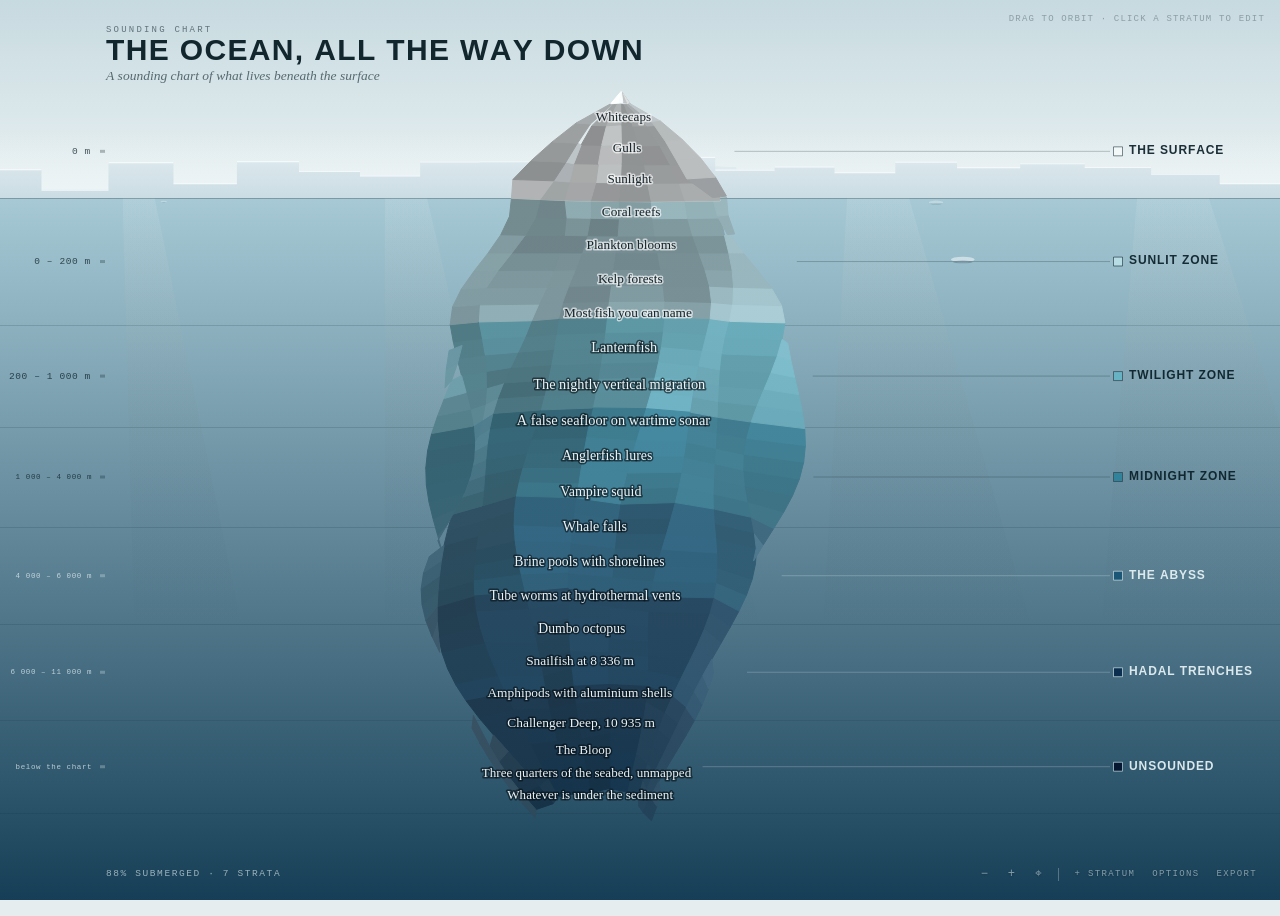
<file: proyectos/iceberg/index.html>
<!doctype html><html><head><meta charset=utf8><meta name=viewport content="width=device-width,initial-scale=1"><style>:root{color-scheme:light}body{margin:0;padding:0;font:14px -apple-system,BlinkMacSystemFont,sans-serif;background:#faf9f5;color:#141413}img{max-width:100%}</style></head><body>
<title>Iceberg Chart &#x2014; a 3D sounding editor</title>

<style>
/* ============================================================
   SOUNDING &#x2014; a bathymetric survey identity
   color   : cold paper / sounding teal / marker orange
   type    : condensed grotesque (legend) + old-style serif (hydronyms) + mono (soundings)
   layout  : cutaway plate on the left, survey log rail on the right
   ============================================================ */

:root{
  --paper:      #E6EDEE;
  --paper-2:    #DAE4E6;
  --panel:      #F7FAFA;
  --panel-2:    #EDF3F3;
  --line:       #C2D2D6;
  --line-soft:  #D8E2E4;
  --ink:        #0B2028;
  --ink-2:      #3D5661;
  --ink-3:      #6E858F;
  --accent:     #0E7C86;
  --accent-2:   #CFE6E7;
  --marker:     #C64B22;
  --sky-1:      #C7DAE0;
  --sky-2:      #E9F1F2;
  --sea-1:      #A6C9D5;
  --sea-2:      #163F57;
  --sea-deep:   #123B52;
  --grid:       rgba(10,32,41,.17);
  --shaft:      rgba(255,255,255,.11);
  --plate-edge: rgba(10,32,41,.14);
  --shadow:     0 1px 2px rgba(10,32,41,.05), 0 8px 24px -18px rgba(10,32,41,.5);

  /* the polar horizon */
  --shelf:      #BED4DD;
  --shelf-top:  #F8FBFC;
  --rock:       #77868E;
  --aurora-a:   #7FD8C8;
  --aurora-b:   #9FB6E8;
  --lamp:       #FFF6E4;
  --star:       #FFFFFF;
  --haze:       #F0F6F7;
  --on-deep:    #EDF5F6;   /* the controls sit over deep water in both themes */

  --font-display: "Avenir Next Condensed","Roboto Condensed","Arial Narrow","Helvetica Neue",sans-serif;
  --font-body:    "Iowan Old Style","Charter","Palatino Linotype","Book Antiqua",Palatino,Georgia,serif;
  --font-mono:    ui-monospace,"SF Mono",Menlo,Consolas,"Liberation Mono",monospace;

  color-scheme: light;
}

@media (prefers-color-scheme: dark){
  :root{
    --paper:      #040E13;
    --paper-2:    #020809;
    --panel:      #091A21;
    --panel-2:    #0C2028;
    --line:       #1A343F;
    --line-soft:  #132A33;
    --ink:        #DCE9EB;
    --ink-2:      #92ADB5;
    --ink-3:      #5C7984;
    --accent:     #45C8C6;
    --accent-2:   #0E2E33;
    --marker:     #FF7B47;
    --sky-1:      #06161E;
    --sky-2:      #0B2530;
    --sea-1:      #0A2F42;
    --sea-2:      #010608;
    --sea-deep:   #04141F;
    --grid:       rgba(180,220,229,.14);
    --shaft:      rgba(150,225,235,.055);
    --plate-edge: rgba(150,200,212,.13);
    --shadow:     0 1px 2px rgba(0,0,0,.4), 0 8px 24px -18px rgba(0,0,0,.9);

    --shelf:      #0E2733;
    --shelf-top:  #376071;
    --rock:       #08161D;
    --aurora-a:   #4FE0A6;
    --aurora-b:   #7E6BD8;
    --lamp:       #DDEAF3;
    --star:       #D2E6EE;
    --haze:       #0D2733;
    --on-deep:    #DCE9EB;
    color-scheme: dark;
  }
}

:root[data-theme="light"]{
  --paper:#E6EDEE; --paper-2:#DAE4E6; --panel:#F7FAFA; --panel-2:#EDF3F3;
  --line:#C2D2D6; --line-soft:#D8E2E4; --ink:#0B2028; --ink-2:#3D5661; --ink-3:#6E858F;
  --accent:#0E7C86; --accent-2:#CFE6E7; --marker:#C64B22;
  --sky-1:#C7DAE0; --sky-2:#E9F1F2; --sea-1:#A6C9D5; --sea-2:#163F57; --sea-deep:#123B52;
  --grid:rgba(10,32,41,.17); --shaft:rgba(255,255,255,.11); --plate-edge:rgba(10,32,41,.14);
  --shadow:0 1px 2px rgba(10,32,41,.05),0 8px 24px -18px rgba(10,32,41,.5);
  --shelf:#BED4DD; --shelf-top:#F8FBFC; --rock:#77868E;
  --aurora-a:#7FD8C8; --aurora-b:#9FB6E8; --lamp:#FFF6E4; --star:#FFFFFF; --haze:#F0F6F7; --on-deep:#EDF5F6;
  color-scheme: light;
}
:root[data-theme="dark"]{
  --paper:#040E13; --paper-2:#020809; --panel:#091A21; --panel-2:#0C2028;
  --line:#1A343F; --line-soft:#132A33; --ink:#DCE9EB; --ink-2:#92ADB5; --ink-3:#5C7984;
  --accent:#45C8C6; --accent-2:#0E2E33; --marker:#FF7B47;
  --sky-1:#06161E; --sky-2:#0B2530; --sea-1:#0A2F42; --sea-2:#010608; --sea-deep:#04141F;
  --grid:rgba(180,220,229,.14); --shaft:rgba(150,225,235,.055); --plate-edge:rgba(150,200,212,.13);
  --shadow:0 1px 2px rgba(0,0,0,.4),0 8px 24px -18px rgba(0,0,0,.9);
  --shelf:#0E2733; --shelf-top:#376071; --rock:#08161D;
  --aurora-a:#4FE0A6; --aurora-b:#7E6BD8; --lamp:#DDEAF3; --star:#D2E6EE; --haze:#0D2733; --on-deep:#DCE9EB;
  color-scheme: dark;
}

*{ box-sizing:border-box; }

body{
  margin:0;
  background:var(--paper);
  color:var(--ink);
  font-family:var(--font-body);
  font-size:15px;
  line-height:1.5;
  -webkit-font-smoothing:antialiased;
  overflow-x:hidden;
}

/* ---------- shell: the plate is the whole interface ---------- */
.app{ position:relative; height:100dvh; min-height:420px; }

.stage{ position:absolute; inset:0; overflow:hidden; background:var(--sky-2); }
#plate{ display:block; width:100%; height:100%; touch-action:none; cursor:grab; }
#plate:active{ cursor:grabbing; }
#plate:focus-visible{ outline:2px solid var(--accent); outline-offset:-3px; }

/* ---------- type set straight onto the chart ---------- */
.ghost{
  position:absolute; margin:0; padding:0;
  background:none; border:0; outline:none;
  font-family:var(--font-display); font-weight:600; text-transform:uppercase;
  caret-color:var(--accent);
}
.ghost.sub{
  font-family:var(--font-body); font-weight:400; font-style:italic;
  text-transform:none; letter-spacing:0;
}

/* ---------- controls: hairlines, never boxes ---------- */
/* the open editor pushes the controls aside rather than burying them */
.tools{
  position:absolute;
  right:calc(15px + var(--inset,0px)); bottom:calc(13px + var(--vinset,0px));
  display:flex; align-items:center; gap:1px;
  transition:right .3s cubic-bezier(.4,0,.2,1), bottom .3s cubic-bezier(.4,0,.2,1);
}
.tool{
  min-width:26px; height:26px; padding:0 8px;
  display:grid; place-items:center;
  background:none; border:0; border-radius:2px; cursor:pointer;
  color:var(--on-deep); opacity:.5;
  font-family:var(--font-mono); font-size:12px; line-height:1;
  text-shadow:0 1px 2px rgba(0,0,0,.4);
  transition:opacity .15s, background .15s;
}
.tool.txt{ font-size:9px; letter-spacing:.15em; text-transform:uppercase; }
.tool:hover{ opacity:1; background:color-mix(in srgb, var(--on-deep) 16%, transparent); }
.tool[aria-expanded="true"]{ opacity:1; background:color-mix(in srgb, var(--on-deep) 20%, transparent); }
.tool:focus-visible{ opacity:1; outline:1px solid var(--accent); outline-offset:1px; }
.rule{ width:1px; height:13px; background:var(--on-deep); opacity:.28; margin:0 6px; }

.hint{
  position:absolute; right:calc(15px + var(--inset,0px)); top:13px;
  margin:0; max-width:56vw; text-align:right;
  font-family:var(--font-mono); font-size:9px; letter-spacing:.13em; text-transform:uppercase;
  color:var(--ink); opacity:.32; pointer-events:none; transition:opacity .6s;
}
.hint.gone{ opacity:0; }

/* ---------- one stratum at a time ---------- */
.card{
  position:absolute; top:0; right:0; bottom:0; width:min(316px, 86vw);
  display:flex; flex-direction:column;
  padding:22px 22px 16px;
  background:color-mix(in srgb, var(--panel) 86%, transparent);
  backdrop-filter:blur(16px); -webkit-backdrop-filter:blur(16px);
  border-left:1px solid var(--line-soft);
  overflow-y:auto;
  transition:transform .3s cubic-bezier(.4,0,.2,1), opacity .22s, visibility 0s;
}
.card:not(.open){
  transform:translateX(101%); opacity:0; pointer-events:none;
  visibility:hidden; transition-delay:0s, 0s, .3s;
}

.card-head{ display:flex; align-items:center; gap:9px; }
.card-sw{ width:10px; height:10px; flex:none; border-radius:1px; background:var(--c,#888); box-shadow:inset 0 0 0 1px rgba(0,0,0,.2); }

.mlabel{ font-family:var(--font-mono); font-size:8.5px; letter-spacing:.2em; text-transform:uppercase; color:var(--ink-3); }

.i{
  width:100%; min-width:0; font:inherit; color:var(--ink);
  background:none; border:0; border-bottom:1px solid transparent;
  padding:5px 0; outline:none; border-radius:0;
}
.i:hover{ border-bottom-color:var(--line-soft); }
.i:focus{ border-bottom-color:var(--accent); }
.i.name{ font-family:var(--font-display); font-size:15px; font-weight:600; letter-spacing:.05em; text-transform:uppercase; }
.i.depth{ font-family:var(--font-mono); font-size:11px; letter-spacing:.03em; color:var(--ink-2); }

.entries{ display:flex; flex-direction:column; margin-top:16px; }
.entry-row{ display:grid; grid-template-columns:minmax(0,1fr) 20px; align-items:center; gap:4px; }
.entry-row .x{ opacity:0; }
.entry-row:hover .x, .entry-row:focus-within .x{ opacity:.55; }

.x{
  width:20px; height:20px; flex:none; display:grid; place-items:center;
  padding:0; background:none; border:0; cursor:pointer;
  color:var(--ink-3); font-size:11px; line-height:1;
  transition:opacity .15s, color .15s;
}
.x:hover{ color:var(--marker); opacity:1; }
.x:focus-visible{ opacity:1; outline:1px solid var(--accent); outline-offset:1px; }
.card-close{ margin-left:auto; opacity:.45; }

.ghostbtn{
  background:none; border:0; padding:5px 7px; cursor:pointer; border-radius:2px;
  font-family:var(--font-mono); font-size:9px; letter-spacing:.14em; text-transform:uppercase;
  color:var(--ink-2); opacity:.72;
  transition:opacity .15s, color .15s, background .15s;
}
.ghostbtn:hover{ opacity:1; color:var(--accent); background:color-mix(in srgb, var(--ink) 7%, transparent); }
.ghostbtn:focus-visible{ opacity:1; outline:1px solid var(--accent); outline-offset:1px; }
.ghostbtn:disabled{ opacity:.22; cursor:not-allowed; background:none; color:var(--ink-2); }
.ghostbtn.danger:hover{ color:var(--marker); }
.start{ align-self:flex-start; margin-top:8px; }

.card-acts{ margin-top:auto; padding-top:20px; display:flex; align-items:center; gap:1px; }
.spacer{ flex:1; }
.inline{ display:flex; align-items:center; gap:1px; flex-wrap:wrap; }

/* ---------- options ---------- */
.pop{
  position:absolute;
  right:calc(15px + var(--inset,0px)); bottom:calc(46px + var(--vinset,0px));
  width:min(268px, 88vw);
  display:flex; flex-direction:column; gap:15px; padding:15px;
  background:color-mix(in srgb, var(--panel) 92%, transparent);
  backdrop-filter:blur(16px); -webkit-backdrop-filter:blur(16px);
  border:1px solid var(--line-soft); border-radius:3px;
  box-shadow:var(--shadow);
}
.pop:not(.open){ display:none; }
.pop-row{ display:flex; flex-direction:column; gap:7px; }

.ramps{ display:grid; grid-template-columns:repeat(3,1fr); gap:5px; }
.ramp{
  height:26px; padding:0; position:relative; overflow:hidden; cursor:pointer;
  border:1px solid transparent; border-radius:2px; opacity:.6;
  transition:opacity .15s, border-color .15s;
}
.ramp:hover{ opacity:1; }
.ramp[aria-pressed="true"]{ opacity:1; border-color:var(--accent); }
.ramp span{
  position:absolute; inset:auto 0 0 0; padding:1px 0 2px;
  font-family:var(--font-mono); font-size:7.5px; letter-spacing:.1em; text-transform:uppercase;
  color:#fff; background:rgba(6,20,28,.52); text-align:center;
}
.ramp:focus-visible{ outline:1px solid var(--accent); outline-offset:1px; }

.poles{ display:grid; grid-template-columns:1fr 1fr; gap:5px; }
.pole{
  padding:7px 9px; text-align:left; cursor:pointer;
  background:none; border:1px solid var(--line-soft); border-radius:2px;
  color:var(--ink-2);
  font-family:var(--font-display); font-size:11px; font-weight:600;
  letter-spacing:.08em; text-transform:uppercase;
  transition:border-color .15s, color .15s;
}
.pole:hover{ border-color:var(--accent); color:var(--ink); }
.pole[aria-pressed="true"]{ border-color:var(--accent); color:var(--accent); }
.pole:focus-visible{ outline:1px solid var(--accent); outline-offset:1px; }

.seedline{ font-family:var(--font-mono); font-size:9px; letter-spacing:.1em; color:var(--ink-3); font-variant-numeric:tabular-nums; }

.json{
  width:100%; height:96px; resize:vertical;
  font-family:var(--font-mono); font-size:10px; line-height:1.5;
  color:var(--ink-2); background:color-mix(in srgb, var(--ink) 5%, transparent);
  border:1px solid var(--line-soft); border-radius:2px; padding:7px;
}
.json:focus{ outline:none; border-color:var(--accent); }

.toast{
  position:fixed; left:50%; bottom:22px; transform:translate(-50%,12px);
  padding:7px 15px; background:var(--ink); color:var(--paper);
  font-family:var(--font-mono); font-size:9.5px; letter-spacing:.14em; text-transform:uppercase;
  border-radius:2px; opacity:0; pointer-events:none;
  transition:opacity .22s, transform .22s; z-index:20;
}
.toast.on{ opacity:1; transform:translate(-50%,0); }

.vh{ position:absolute; width:1px; height:1px; overflow:hidden; clip:rect(0 0 0 0); white-space:nowrap; }

@media (max-width:640px){
  .card{
    top:auto; left:0; right:0; bottom:0; width:auto; max-height:64dvh;
    border-left:0; border-top:1px solid var(--line-soft); padding:16px 16px 12px;
  }
  .card:not(.open){ transform:translateY(101%); }
  .pop{ left:15px; right:15px; width:auto; }
  .hint{ display:none; }
  .tool.txt{ font-size:8.5px; letter-spacing:.1em; padding:0 6px; }
}

@media (prefers-reduced-motion:reduce){
  *{ animation-duration:.001ms !important; transition-duration:.001ms !important; }
}
</style>

<div class="app">
  <section class="stage">
    <canvas id="plate" tabindex="0" role="img" aria-label="Three-dimensional iceberg chart"></canvas>

    <input class="ghost" id="g-title" hidden maxlength="90" aria-label="Chart title" spellcheck="false">
    <input class="ghost sub" id="g-sub" hidden maxlength="140" aria-label="Chart subtitle">

    <p class="hint" id="hint">Drag to orbit &#x00B7; click a stratum to edit</p>

    <div class="tools">
      <button class="tool" id="zout" title="Zoom out" aria-label="Zoom out">&#x2212;</button>
      <button class="tool" id="zin" title="Zoom in" aria-label="Zoom in">+</button>
      <button class="tool" id="zres" title="Reset view" aria-label="Reset view">&#x2316;</button>
      <span class="rule"></span>
      <button class="tool txt" id="add" title="Add a stratum at the keel">+ Stratum</button>
      <button class="tool txt" id="opts" aria-expanded="false" aria-controls="pop">Options</button>
      <button class="tool txt" id="png" title="Export the chart as a PNG">Export</button>
    </div>

    <div class="pop" id="pop" role="dialog" aria-label="Chart options">
      <div class="pop-row">
        <span class="mlabel">Depth tint</span>
        <div class="ramps" id="ramps"></div>
      </div>
      <div class="pop-row">
        <span class="mlabel">Horizon</span>
        <div class="poles" id="poles"></div>
      </div>
      <div class="pop-row">
        <span class="mlabel">Silhouette</span>
        <div class="inline">
          <button class="ghostbtn" id="reseed">New shape</button>
          <span class="spacer"></span>
          <span class="seedline" id="seedout">SEED 0000</span>
        </div>
      </div>
      <div class="pop-row">
        <span class="mlabel">Data</span>
        <div class="inline">
          <button class="ghostbtn" id="dljson">Download</button>
          <button class="ghostbtn" id="copy">Copy</button>
          <button class="ghostbtn" id="showjson" aria-expanded="false">Paste</button>
          <span class="spacer"></span>
          <button class="ghostbtn danger" id="reset">Reset</button>
        </div>
        <textarea class="json" id="json" spellcheck="false" aria-label="Chart data as JSON" hidden></textarea>
        <button class="ghostbtn start" id="apply" hidden>Apply</button>
      </div>
    </div>

    <aside class="card" id="card" aria-label="Stratum editor">
      <div class="card-head">
        <span class="card-sw" id="c-sw"></span>
        <input class="i name" id="c-name" maxlength="44" aria-label="Stratum name">
        <button class="x card-close" id="c-close" aria-label="Close editor">&#x2715;</button>
      </div>
      <input class="i depth" id="c-depth" maxlength="26" placeholder="Depth" aria-label="Depth label">
      <div class="entries" id="c-entries"></div>
      <button class="ghostbtn start" id="c-add">+ Entry</button>
      <div class="card-acts">
        <button class="ghostbtn" id="c-up" title="Move up" aria-label="Move stratum up">&#x2191;</button>
        <button class="ghostbtn" id="c-down" title="Move down" aria-label="Move stratum down">&#x2193;</button>
        <span class="spacer"></span>
        <button class="ghostbtn danger" id="c-del">Delete</button>
      </div>
    </aside>
  </section>
</div>

<div class="toast" id="toast" role="status" aria-live="polite"></div>
<p class="vh" id="a11y" aria-live="polite"></p>

<script>
(() => {
"use strict";

/* ============================================================ 1 | helpers */
const clamp = (v,a,b) => v<a?a:v>b?b:v;
const lerp  = (a,b,t) => a+(b-a)*t;
const smooth = (e0,e1,x) => { const t = clamp((x-e0)/(e1-e0),0,1); return t*t*(3-2*t); };

function hexRgb(h){
  h = h.trim();
  if(h[0] === "#") h = h.slice(1);
  if(h.length === 3) h = h[0]+h[0]+h[1]+h[1]+h[2]+h[2];
  const n = parseInt(h,16);
  return [ (n>>16)&255, (n>>8)&255, n&255 ];
}
const css = c => "rgb("+(c[0]|0)+","+(c[1]|0)+","+(c[2]|0)+")";
const cssa = (c,a) => "rgba("+(c[0]|0)+","+(c[1]|0)+","+(c[2]|0)+","+a+")";
const mix = (a,b,t) => [ lerp(a[0],b[0],t), lerp(a[1],b[1],t), lerp(a[2],b[2],t) ];
const lum = c => (0.2126*c[0] + 0.7152*c[1] + 0.0722*c[2]) / 255;

function rampAt(stops, t){
  t = clamp(t,0,1);
  const p = t*(stops.length-1), i = Math.min(stops.length-2, Math.floor(p));
  return mix(stops[i], stops[i+1], p-i);
}
function prng(seed){
  let a = seed >>> 0;
  return () => { a = (a + 0x6D2B79F5)|0; let t = Math.imul(a ^ (a>>>15), 1|a);
    t = (t + Math.imul(t ^ (t>>>7), 61|t)) ^ t; return ((t ^ (t>>>14))>>>0)/4294967296; };
}

/* ============================================================ 2 | ramps + data */
const RAMPS = {
  sounding: { label:"Sounding", stops:["#F3F8F9","#C4E2E8","#7CC2CF","#3E96AC","#25708D","#16496C","#0C2B4A","#061731"] },
  glacier:  { label:"Glacier",  stops:["#FBFDFD","#DFEDF0","#B5D4DD","#87B4C3","#5C8DA1","#3D6579","#274253","#16252F"] },
  nightfall:{ label:"Nightfall",stops:["#F6F2F8","#D8D0E7","#AA9ECC","#7B6DAE","#57478B","#3A2D67","#231B45","#120D28"] }
};
Object.values(RAMPS).forEach(r => r.rgb = r.stops.map(hexRgb));

const EXAMPLE = {
  title: "The Ocean, All the Way Down",
  subtitle: "A sounding chart of what lives beneath the surface",
  ramp: "sounding",
  scene: "antarctic",
  seed: 4173,
  tiers: [
    { name:"The Surface",    depth:"0 m",
      items:["Whitecaps","Gulls","Sunlight"] },
    { name:"Sunlit Zone",    depth:"0 \u2013 200 m",
      items:["Coral reefs","Plankton blooms","Kelp forests","Most fish you can name"] },
    { name:"Twilight Zone",  depth:"200 \u2013 1 000 m",
      items:["Lanternfish","The nightly vertical migration","A false seafloor on wartime sonar"] },
    { name:"Midnight Zone",  depth:"1 000 \u2013 4 000 m",
      items:["Anglerfish lures","Vampire squid","Whale falls"] },
    { name:"The Abyss",      depth:"4 000 \u2013 6 000 m",
      items:["Brine pools with shorelines","Tube worms at hydrothermal vents","Dumbo octopus"] },
    { name:"Hadal Trenches", depth:"6 000 \u2013 11 000 m",
      items:["Snailfish at 8 336 m","Amphipods with aluminium shells","Challenger Deep, 10 935 m"] },
    { name:"Unsounded",      depth:"below the chart",
      items:["The Bloop","Three quarters of the seabed, unmapped","Whatever is under the sediment"] }
  ]
};

const MAX_TIERS = 12, MAX_ITEMS = 8, STORE = "sounding.iceberg.v1";

let state = load() || structuredClone(EXAMPLE);
const view = { yaw:-0.46, pitch:0.155, zoom:1 };
let selected = -1;

function load(){
  try{
    const raw = localStorage.getItem(STORE);
    if(!raw) return null;
    const d = sanitize(JSON.parse(raw));
    return d.tiers.length ? d : null;
  }catch(e){ return null; }
}
function save(){
  try{ localStorage.setItem(STORE, JSON.stringify(state)); }catch(e){}
}
function sanitize(d){
  const out = {
    title: String(d && d.title || "Untitled chart").slice(0,90),
    subtitle: String(d && d.subtitle || "").slice(0,140),
    ramp: RAMPS[d && d.ramp] ? d.ramp : "sounding",
    scene: (d && d.scene) === "arctic" ? "arctic" : "antarctic",
    seed: Number.isFinite(d && d.seed) ? (d.seed|0) : 4173,
    tiers: []
  };
  const src = Array.isArray(d && d.tiers) ? d.tiers : [];
  for(const t of src.slice(0, MAX_TIERS)){
    out.tiers.push({
      name: String(t && t.name || "Stratum").slice(0,44),
      depth: String(t && t.depth || "").slice(0,26),
      items: (Array.isArray(t && t.items) ? t.items : []).slice(0, MAX_ITEMS).map(s => String(s).slice(0,64))
    });
  }
  if(out.tiers.length < 2) out.tiers = structuredClone(EXAMPLE.tiers);
  return out;
}

/* ============================================================ 3 | mesh */
const SEG = 18;
let mesh = null;

function buildMesh(){
  const T = state.tiers, n = T.length;
  const rnd = prng(state.seed);
  const ph = Array.from({length:7}, () => rnd()*Math.PI*2);

  /* band heights - a stratum with more entries takes more of the water column */
  const topH = clamp(0.44 + 0.26*T[0].items.length, 0.66, 1.65);
  const bands = [{ tier:0, y0:topH, y1:0 }];
  let y = 0;
  for(let i=1;i<n;i++){
    const h = 0.50 + 0.30*T[i].items.length;
    bands.push({ tier:i, y0:y, y1:y-h });
    y -= h;
  }
  const bottom = y || -1;
  const span = topH - bottom;
  const uw = topH/span;

  /* the berg keeps its proportions however deep the chart runs */
  const RS = clamp(0.46*span/2/1.05, 0.55, 3.4);

  const radius = u => {
    let r;
    if(u <= uw){
      const t = uw > 1e-6 ? u/uw : 1;
      r = 0.055 + 0.565*Math.pow(t, 0.72);
    }else{
      const t = (u-uw)/Math.max(1e-6, 1-uw);
      const grow  = 0.62 + 0.43*smooth(0,0.20,t);
      const taper = 1 - 0.66*Math.pow(Math.max(0,(t-0.56)/0.44), 1.7);
      r = grow*Math.max(0.055, taper);
    }
    return r*RS;
  };
  const offX = yy => 0.13*RS*Math.sin(0.55*yy + ph[4]);
  const offZ = yy => 0.11*RS*Math.cos(0.47*yy + ph[5]);
  const wob = (a,yy,crag) => 1
    + crag*0.115*Math.sin(3*a + ph[0] + 0.80*yy)
    + crag*0.070*Math.sin(5*a + ph[1] - 1.25*yy)
    + crag*0.046*Math.sin(7*a + ph[2] + 1.95*yy)
    + crag*0.028*Math.sin(11*a + ph[3] + 0.55*yy);

  /* rings - exact ring at every band boundary, subdivided within */
  const ys = [topH];
  for(const b of bands){
    const h = b.y0 - b.y1;
    const steps = clamp(Math.round(h/0.24), 2, 7);
    for(let s=1;s<=steps;s++) ys.push(b.y0 - h*s/steps);
  }

  const tierOfY = yy => {
    for(const b of bands) if(yy <= b.y0 + 1e-9 && yy >= b.y1 - 1e-9) return b.tier;
    return n-1;
  };

  const rings = [], radAt = [];
  let maxR = 0.1;
  for(const yy of ys){
    const u = (topH - yy)/span;
    const crag = yy > 0 ? 1.75 : 1;
    const base = radius(u);
    const ox = offX(yy), oz = offZ(yy);
    const pts = [];
    let rr = 0;
    for(let k=0;k<SEG;k++){
      const a = k/SEG*Math.PI*2;
      const r = base*wob(a, yy, crag);
      rr = Math.max(rr, r);
      pts.push([ ox + r*Math.sin(a), yy, oz + r*Math.cos(a) ]);
    }
    maxR = Math.max(maxR, rr + Math.max(Math.abs(ox), Math.abs(oz)));
    radAt.push({ y:yy, r:base, ox, oz });
    rings.push(pts);
  }

  /* faces */
  const faces = [];
  const push = (verts, tier) => {
    const e1 = [verts[1][0]-verts[0][0], verts[1][1]-verts[0][1], verts[1][2]-verts[0][2]];
    const e2 = [verts[2][0]-verts[0][0], verts[2][1]-verts[0][1], verts[2][2]-verts[0][2]];
    let nx = e1[1]*e2[2]-e1[2]*e2[1], ny = e1[2]*e2[0]-e1[0]*e2[2], nz = e1[0]*e2[1]-e1[1]*e2[0];
    const L = Math.hypot(nx,ny,nz) || 1; nx/=L; ny/=L; nz/=L;
    let cy = 0; for(const v of verts) cy += v[1];
    faces.push({ v:verts, n:[nx,ny,nz], tier, y:cy/verts.length, j:faces.length });
  };
  const apex = [ radAt[0].ox, topH + 0.16, radAt[0].oz ];
  for(let k=0;k<SEG;k++) push([ apex, rings[0][k], rings[0][(k+1)%SEG] ], 0);
  for(let i=0;i<rings.length-1;i++){
    const midY = (ys[i]+ys[i+1])/2, tier = tierOfY(midY);
    for(let k=0;k<SEG;k++){
      const k2 = (k+1)%SEG;
      push([ rings[i][k], rings[i][k2], rings[i+1][k2], rings[i+1][k] ], tier);
    }
  }
  const last = rings[rings.length-1];
  const keel = [ radAt[radAt.length-1].ox, bottom - 0.10, radAt[radAt.length-1].oz ];
  for(let k=0;k<SEG;k++) push([ keel, last[(k+1)%SEG], last[k] ], n-1);

  /* per-face facet jitter, stable across frames */
  const fr = prng(state.seed ^ 0x9E3779B9);
  for(const f of faces) f.jit = (fr()-0.5)*0.055;

  /* waterline ring (y = 0) */
  let wl = rings[0], best = Infinity;
  rings.forEach((r,i) => { const d = Math.abs(ys[i]); if(d < best){ best = d; wl = r; } });

  mesh = { faces, bands, rings, ys, radAt, topH, bottom, span, maxR, waterRing:wl, radius, offX, offZ };
}

/* ============================================================ 4 | camera */
function camera(W,H,box){
  const fov = 0.62;
  const f = (0.5*H)/Math.tan(fov/2);
  const distV = f*mesh.span      / (box.h*0.94);
  const distH = f*(2*mesh.maxR)  / (box.w*0.90);
  const dist = Math.max(distV, distH, 2.2)/view.zoom;
  const cY = (mesh.topH + mesh.bottom)/2;
  const cx = box.x + box.w/2, cy = box.y + box.h/2;

  const sy = Math.sin(view.yaw),   cyw = Math.cos(view.yaw);
  const sp = Math.sin(view.pitch), cp  = Math.cos(view.pitch);
  const C = [ dist*sy*cp, cY + dist*sp, dist*cyw*cp ];

  function toCam(p){
    const x = p[0]-C[0], y = p[1]-C[1], z = p[2]-C[2];
    const x1 =  cyw*x - sy*z;
    const z1 =  sy*x + cyw*z;
    return [ x1, cp*y - sp*z1, sp*y + cp*z1 ];
  }
  function rot(v){
    const x1 = cyw*v[0] - sy*v[2];
    const z1 = sy*v[0] + cyw*v[2];
    return [ x1, cp*v[1] - sp*z1, sp*v[1] + cp*z1 ];
  }
  function project(p){
    const c = toCam(p), d = -c[2];
    if(d < 0.05) return null;
    return [ cx + f*c[0]/d, cy - f*c[1]/d, d ];
  }
  const axisY = yy => { const p = project([0,yy,0]); return p ? p[1] : cy; };
  return { project, rot, axisY, f, dist, cx, cy };
}

/* ============================================================ 5 | tokens */
let TK = null;
function tokens(){
  const s = getComputedStyle(document.documentElement);
  const g = k => s.getPropertyValue(k).trim();
  TK = {
    sky1:hexRgb(g("--sky-1")), sky2:hexRgb(g("--sky-2")),
    sea1:hexRgb(g("--sea-1")), sea2:hexRgb(g("--sea-2")), seaDeep:hexRgb(g("--sea-deep")),
    ink:hexRgb(g("--ink")), marker:hexRgb(g("--marker")), accent:hexRgb(g("--accent")),
    grid:g("--grid"), shaft:g("--shaft"),
    shelf:hexRgb(g("--shelf")), shelfTop:hexRgb(g("--shelf-top")), rock:hexRgb(g("--rock")),
    auroraA:hexRgb(g("--aurora-a")), auroraB:hexRgb(g("--aurora-b")),
    lamp:hexRgb(g("--lamp")), star:hexRgb(g("--star")), haze:hexRgb(g("--haze"))
  };
  TK.night = lum(TK.sky1) < 0.35;   /* polar night decides aurora vs. midnight sun */
}

/* ---- text utilities ---- */
function tracked(ctx, text, x, y, sp, align){
  const chars = [...text];
  let w = 0; for(const c of chars) w += ctx.measureText(c).width + sp;
  w = Math.max(0, w - sp);
  let px = align === "right" ? x-w : align === "center" ? x-w/2 : x;
  for(const c of chars){ ctx.fillText(c, px, y); px += ctx.measureText(c).width + sp; }
  return w;
}
function trackedW(ctx, text, sp){
  let w = 0; for(const c of [...text]) w += ctx.measureText(c).width + sp;
  return Math.max(0, w - sp);
}
function fitFont(ctx, text, maxW, size, min, make){
  let s = size;
  while(s > min){ ctx.font = make(s); if(ctx.measureText(text).width <= maxW) return text; s -= 1; }
  ctx.font = make(min);
  if(ctx.measureText(text).width <= maxW) return text;
  let t = text;
  while(t.length > 1 && ctx.measureText(t+"\u2026").width > maxW) t = t.slice(0,-1);
  return t+"\u2026";
}

/* ============================================================ 5b | the polar horizon
   Features live at fixed azimuths around the compass and are projected through the
   same cylindrical mapping, so the whole world slides correctly as the berg is orbited. */
let scene = null;

function buildScene(){
  const antarctic = state.scene !== "arctic";
  const rnd = prng((state.seed*2654435761 ^ (antarctic ? 0x9E3779B9 : 0x51EDA7C3)) >>> 0);
  const S = { antarctic, stars:[], curtains:[], wall:[], bergs:[], peaks:[], floes:[], lampTh:0 };

  for(let i=0;i<420;i++)
    S.stars.push({ th:rnd()*Math.PI*2, el:Math.pow(rnd(),0.75), r:0.35+rnd()*0.95, ph:rnd()*6.283, sp:0.5+rnd() });

  for(let i=0;i<14;i++)
    S.curtains.push({ th:rnd()*Math.PI*2, w:0.20+rnd()*0.34, h:0.52+rnd()*0.48,
                      ph:rnd()*6.283, fold:2+Math.floor(rnd()*3), a:0.55+rnd()*0.45 });

  /* the horizon wall: an ice-shelf front in the south, low pack ice in the north */
  const nSeg = antarctic ? 152 : 196;
  for(let i=0;i<nSeg;i++){
    const r = rnd(), r2 = rnd();
    S.wall.push({
      t0: i/nSeg*Math.PI*2, t1: (i+1)/nSeg*Math.PI*2,
      h: antarctic
        ? (r < 0.10 ? 0.16 + r2*0.22 : 0.55 + r2*0.45)   /* calving embayments break the front */
        : (r < 0.22 ? 0.02 + r2*0.05 : 0.10 + r2*0.16)   /* leads of open water in the pack */
    });
  }

  for(let i=0;i<34;i++)
    S.bergs.push({ th:rnd()*Math.PI*2, w:0.012+rnd()*0.045, h:0.5+rnd()*1.5,
                   tabular: antarctic ? rnd() < 0.8 : rnd() < 0.3, far:0.35+rnd()*0.65 });

  if(antarctic)
    for(let i=0;i<9;i++)
      S.peaks.push({ th:rnd()*Math.PI*2, w:0.008+rnd()*0.014, h:0.55+rnd()*0.75 });

  for(let i=0;i<(antarctic ? 60 : 110);i++)
    S.floes.push({ th:rnd()*Math.PI*2, d:Math.pow(rnd(),1.6), w:0.5+rnd()*1.6, ph:rnd()*6.283 });

  S.lampTh = rnd()*Math.PI*2;
  scene = S;
}

/* wrap an azimuth into (-PI, PI] relative to the current heading */
function azOff(th){
  let d = th - view.yaw;
  d = ((d + Math.PI) % (Math.PI*2) + Math.PI*2) % (Math.PI*2) - Math.PI;
  return d;
}

function drawSky(ctx, W, H, yW, cam, t, padT){
  const S = scene;
  if(yW < 26) return;
  const cx = cam.cx;
  const HZ = cam.f/Math.max(0.25, Math.cos(view.pitch));
  const px = phi => cx - HZ*Math.tan(phi);
  const LIM = 1.24;
  const sky = Math.max(30, yW);                       /* usable sky depth */
  const unit = S.antarctic ? clamp(H*0.046, 14, 52) : clamp(H*0.023, 7, 24);
  const wallH = Math.min(unit, sky*0.46);
  const guard = Math.min(sky*0.78, padT + 10);        /* the title block keeps its air */

  /* --- stars, then aurora, only during the polar night --- */
  if(TK.night){
    for(const s of S.stars){
      const p = azOff(s.th);
      if(Math.abs(p) > LIM) continue;
      const x = px(p);
      if(x < -8 || x > W+8) continue;
      const y = yW - guard*0.15 - s.el*(sky - guard*0.2);
      if(y < 2) continue;
      const fade = smooth(0, 0.30, (yW - y)/sky) * (1 - Math.abs(p)/LIM*0.55);
      const tw = 0.62 + 0.38*Math.sin(t*0.0013*s.sp + s.ph);
      ctx.fillStyle = cssa(TK.star, 0.85*fade*tw);
      ctx.beginPath(); ctx.arc(x, y, s.r, 0, 6.2832); ctx.fill();
    }

    ctx.globalCompositeOperation = "lighter";
    for(const c of S.curtains){
      const p = azOff(c.th);
      if(Math.abs(p) > LIM*0.92) continue;
      const xa = px(p + c.w/2), xb = px(p - c.w/2);
      if(xb < -W*0.4 || xa > W*1.4) continue;
      const span = xb - xa;
      if(span < 10 || span > W*3) continue;

      const hMax = Math.min(c.h*sky, sky - guard);
      const g2 = ctx.createLinearGradient(0, yW - hMax, 0, yW+3);
      const a = c.a * 0.34 * (1 - Math.abs(p)/LIM*0.5);
      g2.addColorStop(0.00, cssa(TK.auroraB, 0));
      g2.addColorStop(0.26, cssa(TK.auroraB, a*0.30));
      g2.addColorStop(0.66, cssa(TK.auroraA, a*0.66));
      g2.addColorStop(0.94, cssa(TK.auroraA, a));
      g2.addColorStop(1.00, cssa(TK.auroraA, 0));
      ctx.fillStyle = g2;

      /* a curtain hangs in folds - cusps, not a smooth mound */
      const N = 64, tops = new Float64Array(N+1);
      for(let i=0;i<=N;i++){
        const u = i/N;
        const cusp = Math.pow(Math.abs(Math.sin(u*Math.PI*c.fold + c.ph + t*0.00012)), 0.9);
        const fine = 0.86 + 0.14*Math.sin(u*Math.PI*c.fold*3.4 + c.ph*2.1 + t*0.00023);
        const ends = smooth(0, 0.30, u)*smooth(0, 0.30, 1-u);
        tops[i] = yW + 3 - hMax*(0.56 + 0.44*cusp)*fine*ends;
      }
      ctx.beginPath();
      ctx.moveTo(xa, yW+3);
      for(let i=0;i<=N;i++) ctx.lineTo(xa + span*i/N, tops[i]);
      ctx.lineTo(xb, yW+3);
      ctx.closePath(); ctx.fill();

      /* brighter rays running down the folds */
      ctx.globalAlpha = 0.32;
      for(let i=2;i<N;i+=3){
        const x = xa + span*i/N;
        ctx.fillRect(x, tops[i], Math.max(0.8, span/N*0.34), yW + 3 - tops[i]);
      }
      ctx.globalAlpha = 1;
    }
    ctx.globalCompositeOperation = "source-over";
  }

  /* --- the low lamp: midnight sun by day, moon through the polar night --- */
  const lp = azOff(S.lampTh);
  let lampX = null;
  if(Math.abs(lp) < LIM){
    const x = px(lp);
    if(x > -160 && x < W+160){
      const y = yW - (TK.night ? sky*0.62 : sky*0.20);
      const R = TK.night ? clamp(H*0.007, 3.5, 8) : clamp(H*0.011, 5, 13);
      const halo = TK.night ? R*9 : R*16;
      const gh = ctx.createRadialGradient(x, y, R*0.6, x, y, halo);
      gh.addColorStop(0, cssa(TK.lamp, TK.night ? 0.30 : 0.62));
      gh.addColorStop(0.42, cssa(TK.lamp, TK.night ? 0.07 : 0.20));
      gh.addColorStop(1, cssa(TK.lamp, 0));
      ctx.fillStyle = gh;
      ctx.beginPath(); ctx.arc(x, y, halo, 0, 6.2832); ctx.fill();
      ctx.fillStyle = cssa(TK.lamp, TK.night ? 0.80 : 0.96);
      ctx.beginPath(); ctx.arc(x, y, R, 0, 6.2832); ctx.fill();
      lampX = x;
    }
  }

  /* --- horizon haze: distance made visible --- */
  const hzH = sky*0.34;
  const hz = ctx.createLinearGradient(0, yW - hzH, 0, yW);
  hz.addColorStop(0, cssa(TK.haze, 0));
  hz.addColorStop(1, cssa(TK.haze, TK.night ? 0.38 : 0.78));
  ctx.fillStyle = hz;
  ctx.fillRect(0, yW - hzH, W, hzH);

  /* Distant objects keep a steady apparent size: the flat film plane would otherwise
     stretch anything near the frame edge into a billboard. */
  const ang = HZ;

  /* --- nunataks: bare rock through the ice sheet, furthest of all --- */
  for(const k of S.peaks){
    const p = azOff(k.th);
    if(Math.abs(p) > LIM*0.8) continue;
    const x = px(p), w = ang*k.w;
    if(x < -40 || x > W+40) continue;
    const h = wallH*k.h;
    ctx.fillStyle = cssa(mix(TK.rock, TK.haze, 0.55), 0.7);
    ctx.beginPath();
    ctx.moveTo(x - w, yW - wallH*0.3);
    ctx.lineTo(x - w*0.15, yW - wallH*0.3 - h);
    ctx.lineTo(x + w*0.5, yW - wallH*0.3 - h*0.62);
    ctx.lineTo(x + w, yW - wallH*0.3);
    ctx.closePath(); ctx.fill();
  }

  /* --- the fleet on the horizon --- */
  for(const b of S.bergs){
    const p = azOff(b.th);
    if(Math.abs(p) > LIM*0.85) continue;
    const x = px(p), w = ang*b.w;
    if(x < -60 || x > W+60 || w < 1.2) continue;
    const h = wallH*b.h*0.8;
    ctx.fillStyle = cssa(mix(TK.shelf, TK.haze, 0.30 + b.far*0.45), 0.9);
    ctx.beginPath();
    if(b.tabular){
      ctx.moveTo(x-w, yW); ctx.lineTo(x-w, yW-h);
      ctx.lineTo(x+w, yW-h*0.92); ctx.lineTo(x+w, yW);
    }else{
      ctx.moveTo(x-w, yW); ctx.lineTo(x-w*0.4, yW-h*0.7);
      ctx.lineTo(x+w*0.1, yW-h); ctx.lineTo(x+w, yW-h*0.35); ctx.lineTo(x+w, yW);
    }
    ctx.closePath(); ctx.fill();
  }

  /* --- the wall: shelf front or pack ice --- */
  const segs = [];
  for(const s of S.wall){
    const p0 = azOff(s.t0), p1 = azOff(s.t1);
    if(Math.abs(p0) > LIM || Math.abs(p1) > LIM || p1 < p0) continue;
    const xa = px(p1), xb = px(p0);
    if(xb < -20 || xa > W+20) continue;
    segs.push({ x0:xa, x1:xb, h:wallH*s.h });
  }
  if(segs.length){
    segs.sort((a,b) => a.x0-b.x0);
    ctx.beginPath();
    ctx.moveTo(segs[0].x0, yW+2);
    for(const s of segs){ ctx.lineTo(s.x0, yW-s.h); ctx.lineTo(s.x1, yW-s.h); }
    ctx.lineTo(segs[segs.length-1].x1, yW+2);
    ctx.closePath();
    const gw = ctx.createLinearGradient(0, yW-wallH, 0, yW+2);
    gw.addColorStop(0, css(mix(TK.shelf, TK.shelfTop, 0.55)));
    gw.addColorStop(1, css(mix(TK.shelf, TK.haze, 0.25)));
    ctx.fillStyle = gw; ctx.fill();

    /* the low lamp catches the top edge of the ice */
    ctx.strokeStyle = cssa(TK.shelfTop, TK.night ? 0.5 : 0.9);
    ctx.lineWidth = 1.2;
    ctx.beginPath();
    for(const s of segs){ ctx.moveTo(s.x0, yW-s.h+0.6); ctx.lineTo(s.x1, yW-s.h+0.6); }
    ctx.stroke();
  }
  return lampX;
}

/* light on the water, and the ice adrift on it */
function drawSea(ctx, W, H, yW, cam, t, lampX, bergSpan, gutL, gutR){
  const S = scene;
  const cx = cam.cx;
  const HZ = cam.f/Math.max(0.25, Math.cos(view.pitch));
  const px = phi => cx - HZ*Math.tan(phi);
  const deep = H - yW;
  if(deep < 20) return;

  if(lampX !== null){
    const reach = deep*(TK.night ? 0.30 : 0.46);
    const gl = ctx.createLinearGradient(0, yW, 0, yW+reach);
    gl.addColorStop(0, cssa(TK.lamp, TK.night ? 0.16 : 0.30));
    gl.addColorStop(1, cssa(TK.lamp, 0));
    ctx.fillStyle = gl;
    for(let i=0;i<26;i++){
      const u = i/25, y = yW + reach*u*u;
      const spread = 4 + u*u*78;
      const jig = Math.sin(t*0.0009 + i*1.37)*4 + Math.sin(t*0.0004 + i*0.7)*3;
      const w = spread*(0.45 + 0.55*Math.abs(Math.sin(i*2.4 + t*0.0006)));
      ctx.fillRect(lampX - w + jig, y, w*2, Math.max(0.8, 2.4 - u*1.6));
    }
  }

  /* floes, thickest near the horizon, thinning as they drift toward the reader */
  const band = deep*0.16;
  for(const fl of S.floes){
    const p = azOff(fl.th);
    if(Math.abs(p) > 1.1) continue;
    const spread = 1 + fl.d*1.4;
    const x = cx + (px(p) - cx)*spread;
    const y = yW + band*fl.d*fl.d + 1.5;
    if(x < gutL-6 || x > W-gutR+6) continue;                             /* stay out of the margins */
    if(bergSpan && x > bergSpan[0]-14 && x < bergSpan[1]+14) continue;   /* never crowd the berg */
    const w = (1.6 + fl.w*4.2)*(0.5 + fl.d*1.5);
    const h = Math.max(0.9, w*0.24);
    const a = (0.30 + fl.d*0.42)*(1 - Math.abs(p)/1.1*0.4);
    ctx.fillStyle = cssa(mix(TK.shelfTop, TK.haze, 0.2), a);
    ctx.beginPath(); ctx.ellipse(x, y, w, h, 0, 0, 6.2832); ctx.fill();
    ctx.fillStyle = cssa(TK.sea2, a*0.5);
    ctx.beginPath(); ctx.ellipse(x, y+h*0.85, w*0.82, h*0.5, 0, 0, 6.2832); ctx.fill();
  }
}

/* ============================================================ 6 | draw */
let facePolys = [], labelHits = [], textHits = [], tclock = 0, editing = null, cardInset = 0;

function draw(ctx, W, H, exporting){
  const T = state.tiers, n = T.length;
  const ramp = RAMPS[state.ramp].rgb;
  /* the open editor takes a bite out of the plate so the margin labels stay clear */
  const usable = Math.max(260, W - cardInset);
  const compact = usable < 620;
  const gutL = compact ? 48 : (usable < 860 ? 84 : 108);
  const gutR = (compact ? 16 : (usable < 860 ? 146 : 178)) + cardInset;
  const padT = compact ? 68 : 92;
  const padB = compact ? 36 : 46;
  const box = { x:gutL, y:padT, w:Math.max(80, W-gutL-gutR), h:Math.max(80, H-padT-padB) };
  const cam = camera(W,H,box);

  const bob = Math.sin(tclock*0.00042)*0.0055;
  const yWater = cam.axisY(0) + bob*40;
  const tierColor = i => rampAt(ramp, n>1 ? i/(n-1) : 0);
  const bgAt = y => y <= yWater
    ? mix(TK.sky1, TK.sky2, clamp(y/Math.max(1,yWater),0,1))
    : mix(TK.sea1, TK.sea2, clamp((y-yWater)/Math.max(1,H-yWater),0,1));
  const fgAt = y => lum(bgAt(y)) > 0.5 ? [10,30,39] : [232,243,245];

  ctx.clearRect(0,0,W,H);

  /* --- sky --- */
  let g = ctx.createLinearGradient(0,0,0,Math.max(1,yWater));
  g.addColorStop(0, css(TK.sky1)); g.addColorStop(1, css(TK.sky2));
  ctx.fillStyle = g; ctx.fillRect(0,0,W,Math.max(0,yWater));

  /* --- the polar horizon --- */
  const lampX = drawSky(ctx, W, H, yWater, cam, tclock, padT);

  /* --- water column --- */
  g = ctx.createLinearGradient(0,yWater,0,H);
  g.addColorStop(0, css(TK.sea1)); g.addColorStop(1, css(TK.sea2));
  ctx.fillStyle = g; ctx.fillRect(0,yWater,W,Math.max(0,H-yWater));

  /* how wide the berg sits at the surface - floes give it a clear berth */
  let bergSpan = null;
  {
    let lo = Infinity, hi = -Infinity;
    for(const v of mesh.waterRing){ const p = cam.project(v); if(p){ lo = Math.min(lo,p[0]); hi = Math.max(hi,p[0]); } }
    if(lo < hi) bergSpan = [lo, hi];
  }
  drawSea(ctx, W, H, yWater, cam, tclock, lampX === undefined ? null : lampX, bergSpan, gutL, gutR);

  /* --- depth grid, behind the berg --- */
  ctx.strokeStyle = TK.grid; ctx.lineWidth = 1;
  ctx.beginPath();
  for(const b of mesh.bands){
    const y = Math.round(cam.axisY(b.y1)) + 0.5;
    if(y > yWater && y < H){ ctx.moveTo(0,y); ctx.lineTo(W,y); }
  }
  ctx.stroke();

  /* --- light shafts --- */
  const shaftEnd = yWater + (H-yWater)*0.62;
  g = ctx.createLinearGradient(0,yWater,0,shaftEnd);
  g.addColorStop(0, TK.shaft); g.addColorStop(1, "rgba(0,0,0,0)");
  ctx.fillStyle = g;
  for(let i=0;i<5;i++){
    const base = W*(0.10 + 0.20*i) + Math.sin(tclock*0.00019 + i*1.7)*26;
    const w1 = 16 + i*5, w2 = w1*3.4;
    ctx.beginPath();
    ctx.moveTo(base-w1, yWater); ctx.lineTo(base+w1, yWater);
    ctx.lineTo(base+w2+50, shaftEnd); ctx.lineTo(base-w2+50, shaftEnd);
    ctx.closePath(); ctx.fill();
  }

  /* --- project + shade faces --- */
  const L = [-0.34, 0.58, 0.74], LL = Math.hypot(...L);
  const light = L.map(v => v/LL);
  const below = [], above = [];
  const maxDepth = Math.abs(mesh.bottom) || 1;
  /* measured brightness of each stratum as drawn - decides its text colour */
  const bSum = new Float64Array(n), bCnt = new Float64Array(n);

  for(const f of mesh.faces){
    const nc = cam.rot(f.n);
    if(nc[2] <= 0.001) continue;                       // back-facing
    const pts = []; let ok = true, dsum = 0;
    for(const v of f.v){
      const p = cam.project(v);
      if(!p){ ok = false; break; }
      pts.push(p); dsum += p[2];
    }
    if(!ok) continue;

    const lam = 0.58 + 0.46*Math.max(0, nc[0]*light[0] + nc[1]*light[1] + nc[2]*light[2]);
    const rim = Math.pow(1 - clamp(nc[2],0,1), 2.6)*0.26;
    let c = tierColor(f.tier);
    if(f.y < 0){
      /* water swallows light with depth, so tint toward the water at that depth */
      const df = clamp(-f.y/maxDepth, 0, 1);
      c = mix(c, mix(TK.sea1, TK.seaDeep, df), df*0.46);
    }else{
      c = mix(c, [255,255,255], 0.34);            /* sunlit ice above the line */
    }
    const k = clamp(lam + f.jit + (f.tier === selected ? 0.10 : 0), 0, 1.5);
    c = [ clamp(c[0]*k + rim*180,0,255), clamp(c[1]*k + rim*205,0,255), clamp(c[2]*k + rim*215,0,255) ];

    bSum[f.tier] += lum(c); bCnt[f.tier]++;
    const rec = { pts, c, tier:f.tier, d:dsum/pts.length };
    (f.y < 0 ? below : above).push(rec);
  }
  const bandLum = i => bCnt[i] ? bSum[i]/bCnt[i] : 0.5;
  below.sort((a,b) => b.d-a.d);
  above.sort((a,b) => b.d-a.d);

  const paint = arr => {
    for(const r of arr){
      ctx.beginPath();
      ctx.moveTo(r.pts[0][0], r.pts[0][1]);
      for(let i=1;i<r.pts.length;i++) ctx.lineTo(r.pts[i][0], r.pts[i][1]);
      ctx.closePath();
      const f = css(r.c);
      ctx.fillStyle = f; ctx.fill();
      ctx.strokeStyle = f; ctx.lineWidth = 1; ctx.stroke();
    }
  };

  paint(below);

  /* --- a veil of water over the submerged mass --- */
  g = ctx.createLinearGradient(0,yWater,0,H);
  g.addColorStop(0, cssa(TK.sea1,0.05)); g.addColorStop(1, cssa(TK.sea2,0.34));
  ctx.fillStyle = g; ctx.fillRect(0,yWater,W,Math.max(0,H-yWater));

  /* --- the waterline --- */
  const glow = 0.5 + 0.5*Math.sin(tclock*0.0009);
  ctx.strokeStyle = cssa(fgAt(yWater-1), 0.16);
  ctx.lineWidth = 1;
  ctx.beginPath(); ctx.moveTo(0, Math.round(yWater)+0.5); ctx.lineTo(W, Math.round(yWater)+0.5); ctx.stroke();

  const ring = [];
  for(const v of mesh.waterRing){ const p = cam.project(v); if(p) ring.push(p); }
  if(ring.length > 2){
    ctx.beginPath();
    ctx.moveTo(ring[0][0], ring[0][1]);
    for(let i=1;i<ring.length;i++) ctx.lineTo(ring[i][0], ring[i][1]);
    ctx.closePath();
    ctx.strokeStyle = cssa([255,255,255], 0.30 + 0.16*glow);
    ctx.lineWidth = 1.6; ctx.stroke();
  }

  paint(above);
  facePolys = below.concat(above);

  /* --- entries, set on the berg --- */
  labelHits = [];
  for(let i=0;i<n;i++){
    const b = mesh.bands[i], items = T[i].items;
    if(!items.length) continue;
    const yTop = cam.axisY(b.y0), yBot = cam.axisY(b.y1);
    const bandPx = yBot - yTop;
    if(bandPx < 13) continue;

    const rowH = bandPx/items.length;
    const showName = compact && bandPx > 62 && rowH > 26;
    const fs = clamp(rowH*(showName ? 0.34 : 0.42), 8.5, 21);
    if(fs < 8.6) continue;
    /* the on-berg stratum name claims the top of the band; entries start below it */
    const t0 = showName ? Math.min(0.34, 19/bandPx) : 0;

    const bright = bandLum(i) > 0.54;
    const fg = bright ? "rgba(8,24,32,.94)" : "rgba(245,251,252,.96)";
    const halo = bright ? "rgba(255,255,255,.62)" : "rgba(3,14,20,.58)";

    /* the keel narrows fast, so the last stratum keeps its entries in the wide ice */
    /* in compact mode every band also carries a name, so clear the boundary at both ends */
    const reach = (i === n-1 ? 0.80 : 1) - (compact ? Math.min(0.18, 15/bandPx) : 0);
    for(let m=0;m<items.length;m++){
      const yw = lerp(b.y0, b.y1, t0 + (m+0.5)/items.length*(reach-t0));
      const rr = mesh.radius((mesh.topH-yw)/mesh.span);
      const ox = mesh.offX(yw), oz = mesh.offZ(yw);
      const front = cam.project([ ox + rr*0.55*Math.sin(view.yaw), yw, oz + rr*0.55*Math.cos(view.yaw) ]);
      const pl = cam.project([ ox + rr*Math.sin(view.yaw - Math.PI/2), yw, oz + rr*Math.cos(view.yaw - Math.PI/2) ]);
      const pr = cam.project([ ox + rr*Math.sin(view.yaw + Math.PI/2), yw, oz + rr*Math.cos(view.yaw + Math.PI/2) ]);
      if(!front || !pl || !pr) continue;

      /* entries may run a little past the silhouette, as annotations do */
      const maxW = Math.max(60, Math.abs(pr[0]-pl[0]) + 30);
      const cx = (pl[0]+pr[0])/2;
      const make = s => '500 '+s.toFixed(1)+'px "Iowan Old Style","Charter","Palatino Linotype",Georgia,serif';
      const txt = fitFont(ctx, items[m], maxW, fs, 8.5, make);

      ctx.textAlign = "center"; ctx.textBaseline = "middle";
      ctx.lineJoin = "round";
      ctx.strokeStyle = halo; ctx.lineWidth = 3;
      ctx.strokeText(txt, cx, front[1]);
      ctx.fillStyle = fg;
      ctx.fillText(txt, cx, front[1]);
    }

    if(showName){
      ctx.font = '600 9.5px "Avenir Next Condensed","Arial Narrow",sans-serif';
      ctx.textAlign = "center"; ctx.textBaseline = "alphabetic";
      ctx.fillStyle = bright ? "rgba(8,24,32,.58)" : "rgba(245,251,252,.62)";
      tracked(ctx, T[i].name.toUpperCase(), cam.cx, yTop + 11, 1.1, "center");
    }
  }

  /* --- left gutter: depth soundings --- */
  ctx.textBaseline = "middle";
  for(let i=0;i<n;i++){
    if(!T[i].depth) continue;
    const b = mesh.bands[i];
    const y = (cam.axisY(b.y0) + cam.axisY(b.y1))/2;
    if(y < padT-14 || y > H-padB+14) continue;
    const fg = fgAt(y);
    ctx.textAlign = "right";
    const raw = compact ? T[i].depth.replace(/\s/g,"") : T[i].depth;
    const mk = s => s.toFixed(1)+'px ui-monospace,"SF Mono",Menlo,Consolas,monospace';
    const txt = fitFont(ctx, raw, gutL-26-0.6*raw.length, compact ? 8.5 : 9.5, 6.5, mk);
    ctx.fillStyle = cssa(fg, i === selected ? 0.95 : 0.74);
    const w = tracked(ctx, txt, gutL-12, y, 0.6, "right");
    ctx.strokeStyle = cssa(fg, 0.28);
    ctx.beginPath(); ctx.moveTo(gutL-8, y); ctx.lineTo(gutL-3, y); ctx.stroke();
    if(i === selected){
      ctx.fillStyle = cssa(TK.marker, 0.95);
      ctx.fillRect(gutL-12-w-9, y-2.5, 5, 5);
    }
  }

  /* --- right gutter: stratum names, decluttered --- */
  if(!compact){
    const want = [];
    for(let i=0;i<n;i++){
      const b = mesh.bands[i];
      let rx = 0;
      for(const f of mesh.faces){
        if(f.tier !== i) continue;
        for(const v of f.v){ const p = cam.project(v); if(p && p[0] > rx) rx = p[0]; }
      }
      want.push({ i, y:(cam.axisY(b.y0)+cam.axisY(b.y1))/2, rx });
    }
    const minGap = 34;
    for(let i=1;i<want.length;i++) want[i].y = Math.max(want[i].y, want[i-1].y + minGap);
    const overflow = want[want.length-1].y - (H - padB - 6);
    if(overflow > 0) for(const w of want) w.y -= overflow;
    for(let i=want.length-2;i>=0;i--) want[i].y = Math.min(want[i].y, want[i+1].y - minGap);

    const lx = W - gutR + 20;
    for(const w of want){
      const fg = fgAt(w.y);
      const sw = tierColor(w.i);
      ctx.strokeStyle = cssa(fg, w.i === selected ? 0.5 : 0.24);
      ctx.lineWidth = 1;
      ctx.beginPath();
      ctx.moveTo(clamp(w.rx+8, box.x, lx-14), w.y);
      ctx.lineTo(lx-12, w.y); ctx.stroke();

      ctx.fillStyle = css(sw);
      ctx.fillRect(lx-8, w.y-4, 8, 8);
      ctx.strokeStyle = cssa(fg, 0.5);
      ctx.strokeRect(lx-8.5, w.y-4.5, 9, 9);

      ctx.textAlign = "left"; ctx.textBaseline = "middle";
      ctx.font = '600 12px "Avenir Next Condensed","Arial Narrow",sans-serif';
      ctx.fillStyle = w.i === selected ? cssa(TK.marker,1) : cssa(fg,0.92);
      const nameTxt = fitFont(ctx, T[w.i].name.toUpperCase(), gutR-46, 12, 8.5,
        s => '600 '+s.toFixed(1)+'px "Avenir Next Condensed","Arial Narrow",sans-serif');
      tracked(ctx, nameTxt, lx+7, w.y-0.5, 0.9, "left");

      labelHits.push({ x:lx-10, y:w.y-11, w:gutR-24, h:22, tier:w.i });
    }
  }

  /* --- title block --- */
  const tfg = fgAt(padT*0.4);
  ctx.textAlign = "left"; ctx.textBaseline = "alphabetic";
  ctx.fillStyle = cssa(tfg, 0.55);
  ctx.font = (compact ? "8.5px " : "9px ") + 'ui-monospace,"SF Mono",Menlo,monospace';
  tracked(ctx, "SOUNDING CHART", gutL-2, compact ? 24 : 32, 2.2, "left");

  /* The title is typed straight onto the plate, so record where it sits. */
  const tSize = compact ? 21 : 30;
  const tY = compact ? 46 : 60, sY = compact ? 62 : 80;
  const sSize = compact ? 11.5 : 13.5;
  const tW = W - gutL - gutR*0.5 - 10;

  const titleTxt = fitFont(ctx, (state.title || "Untitled chart").toUpperCase(), tW, tSize, 13,
    s => '600 '+s.toFixed(1)+'px "Avenir Next Condensed","Arial Narrow",sans-serif');
  const titleW = trackedW(ctx, titleTxt, tSize*0.045);
  if(editing !== "title"){
    ctx.fillStyle = cssa(tfg, 0.96);
    tracked(ctx, titleTxt, gutL-2, tY, tSize*0.045, "left");
  }

  const subTxt = fitFont(ctx, state.subtitle || "Add a subtitle", tW, sSize, 9,
    s => 'italic '+s.toFixed(1)+'px "Iowan Old Style","Charter",Georgia,serif');
  const subW = ctx.measureText(subTxt).width;
  if(editing !== "sub"){
    ctx.fillStyle = cssa(tfg, state.subtitle ? 0.62 : 0.28);
    ctx.fillText(subTxt, gutL-2, sY);
  }

  textHits = [
    { kind:"title", x:gutL-6, y:tY - tSize*0.88, w:Math.max(90, titleW+14), h:tSize*1.24,
      size:tSize, fg:cssa(tfg,0.96) },
    { kind:"sub",   x:gutL-6, y:sY - sSize*0.94, w:Math.max(90, subW+14),   h:sSize*1.5,
      size:sSize, fg:cssa(tfg,0.62) }
  ];

  /* --- the thesis, bottom left --- */
  const sub = Math.abs(mesh.bottom)/(mesh.topH + Math.abs(mesh.bottom));
  const bfg = fgAt(H-padB*0.5);
  ctx.fillStyle = cssa(bfg, 0.62);
  ctx.font = (compact ? "8.5px " : "9.5px ") + 'ui-monospace,"SF Mono",Menlo,monospace';
  tracked(ctx, Math.round(sub*100) + "% SUBMERGED \u00B7 " + n + " STRATA", gutL-2, H-padB+22, 1.6, "left");

  /* --- plate edge --- */
  if(exporting){
    ctx.strokeStyle = cssa(fgAt(H/2), 0.14);
    ctx.lineWidth = 2;
    ctx.strokeRect(1,1,W-2,H-2);
  }
}

/* ============================================================ 7 | canvas plumbing */
const cvs = document.getElementById("plate");
const ctx = cvs.getContext("2d");
let W = 0, H = 0, dirty = true, reduced = matchMedia("(prefers-reduced-motion:reduce)").matches;

function resize(){
  const r = cvs.parentElement.getBoundingClientRect();
  const dpr = Math.min(2.5, window.devicePixelRatio || 1);
  W = Math.max(200, Math.round(r.width));
  H = Math.max(200, Math.round(r.height));
  cvs.width = Math.round(W*dpr); cvs.height = Math.round(H*dpr);
  ctx.setTransform(dpr,0,0,dpr,0,0);
  if(typeof endEdit === "function") endEdit();   /* the ghost input would drift out of register */
  if(typeof layoutInset === "function") layoutInset();
  dirty = true;
}
new ResizeObserver(resize).observe(cvs.parentElement);

function frame(t){
  if(!reduced){ tclock = t; dirty = true; }
  if(dirty){ dirty = false; draw(ctx, W, H, false); }
  requestAnimationFrame(frame);
}
const mark = () => { dirty = true; };

/* ---- orbit ---- */
let drag = null;
cvs.addEventListener("pointerdown", e => {
  cvs.setPointerCapture(e.pointerId);
  drag = { x:e.clientX, y:e.clientY, yaw:view.yaw, pitch:view.pitch, moved:0 };
});
cvs.addEventListener("pointermove", e => {
  if(!drag) return;
  const dx = e.clientX-drag.x, dy = e.clientY-drag.y;
  drag.moved = Math.max(drag.moved, Math.hypot(dx,dy));
  view.yaw = drag.yaw + dx*0.0075;
  view.pitch = clamp(drag.pitch + dy*0.004, 0, 0.42);
  mark();
});
function endDrag(e){
  if(drag && drag.moved < 5) pick(e);
  drag = null;
}
cvs.addEventListener("pointerup", endDrag);
cvs.addEventListener("pointercancel", () => { drag = null; });

cvs.addEventListener("wheel", e => {
  e.preventDefault();
  view.zoom = clamp(view.zoom * (e.deltaY > 0 ? 0.93 : 1.075), 0.55, 3);
  mark();
}, { passive:false });

cvs.addEventListener("keydown", e => {
  const k = e.key;
  if(k === "ArrowLeft")  view.yaw -= 0.09;
  else if(k === "ArrowRight") view.yaw += 0.09;
  else if(k === "ArrowUp")    view.pitch = clamp(view.pitch-0.03,0,0.42);
  else if(k === "ArrowDown")  view.pitch = clamp(view.pitch+0.03,0,0.42);
  else if(k === "+" || k === "=") view.zoom = clamp(view.zoom*1.1,0.55,3);
  else if(k === "-" || k === "_") view.zoom = clamp(view.zoom*0.9,0.55,3);
  else return;
  e.preventDefault(); mark();
});

const inRect = (x,y,r) => x >= r.x && x <= r.x+r.w && y >= r.y && y <= r.y+r.h;

function pick(e){
  const r = cvs.getBoundingClientRect();
  const x = e.clientX-r.left, y = e.clientY-r.top;
  hideHint();
  for(const h of textHits) if(inRect(x,y,h)){ beginEdit(h.kind); return; }
  if(editing){ endEdit(); return; }
  for(const l of labelHits) if(inRect(x,y,l)){ select(l.tier); return; }
  for(let i=facePolys.length-1;i>=0;i--){
    if(inPoly(x,y,facePolys[i].pts)){ select(facePolys[i].tier); return; }
  }
  deselect();
}

/* what is under the pointer decides how it looks */
cvs.addEventListener("pointermove", e => {
  if(drag) return;
  const r = cvs.getBoundingClientRect();
  const x = e.clientX-r.left, y = e.clientY-r.top;
  let c = "grab";
  if(textHits.some(h => inRect(x,y,h))) c = "text";
  else if(labelHits.some(l => inRect(x,y,l))) c = "pointer";
  if(cvs.style.cursor !== c) cvs.style.cursor = c;
});
function inPoly(x,y,pts){
  let inside = false;
  for(let i=0,j=pts.length-1;i<pts.length;j=i++){
    const xi = pts[i][0], yi = pts[i][1], xj = pts[j][0], yj = pts[j][1];
    if((yi > y) !== (yj > y) && x < (xj-xi)*(y-yi)/(yj-yi) + xi) inside = !inside;
  }
  return inside;
}

document.getElementById("zin").onclick  = () => { view.zoom = clamp(view.zoom*1.16,0.55,3); mark(); };
document.getElementById("zout").onclick = () => { view.zoom = clamp(view.zoom/1.16,0.55,3); mark(); };
document.getElementById("zres").onclick = () => { view.yaw=-0.46; view.pitch=0.155; view.zoom=1; mark(); };

/* ============================================================ 8 | the interface
   The chart is the interface: the title is typed onto the plate, and a stratum
   editor appears only for the stratum you are actually looking at. */
const el = {
  hint: document.getElementById("hint"),
  gTitle: document.getElementById("g-title"),
  gSub: document.getElementById("g-sub"),
  card: document.getElementById("card"),
  cSw: document.getElementById("c-sw"),
  cName: document.getElementById("c-name"),
  cDepth: document.getElementById("c-depth"),
  cEntries: document.getElementById("c-entries"),
  cUp: document.getElementById("c-up"),
  cDown: document.getElementById("c-down"),
  pop: document.getElementById("pop"),
  opts: document.getElementById("opts"),
  ramps: document.getElementById("ramps"),
  poles: document.getElementById("poles"),
  seed: document.getElementById("seedout"),
  json: document.getElementById("json"),
  apply: document.getElementById("apply"),
  showjson: document.getElementById("showjson"),
  a11y: document.getElementById("a11y")
};

function rebuild(){
  buildMesh();
  buildScene();
  mark();
  save();
  syncJSON();
  cvs.setAttribute("aria-label",
    "Iceberg chart: " + state.title + ". " + state.tiers.length + " strata, from " +
    state.tiers[0].name + " above the waterline down to " + state.tiers[state.tiers.length-1].name +
    ". Set against " + (state.scene === "arctic" ? "an Arctic" : "an Antarctic") + " horizon.");
}

const rampOf = i => css(rampAt(RAMPS[state.ramp].rgb, state.tiers.length > 1 ? i/(state.tiers.length-1) : 0));

/* ---- the stratum card ---- */
function layoutInset(){
  const stacked = matchMedia("(max-width:640px)").matches;
  const open = selected >= 0;
  const r = el.card.getBoundingClientRect();
  cardInset = (open && !stacked) ? Math.round(r.width) : 0;
  const stage = document.querySelector(".stage");
  stage.style.setProperty("--inset", cardInset + "px");
  stage.style.setProperty("--vinset", (open && stacked) ? Math.round(r.height) + "px" : "0px");
}

function select(i){
  selected = clamp(i, -1, state.tiers.length-1);
  if(selected < 0){ el.card.classList.remove("open"); layoutInset(); mark(); return; }
  const t = state.tiers[selected];
  el.cSw.style.setProperty("--c", rampOf(selected));
  el.cName.value = t.name;
  el.cDepth.value = t.depth;
  el.cUp.disabled = selected === 0;
  el.cDown.disabled = selected === state.tiers.length-1;
  drawEntries();
  el.card.classList.add("open");
  layoutInset();
  hideHint();
  mark();
}
function deselect(){ select(-1); }

function drawEntries(){
  const t = state.tiers[selected];
  el.cEntries.innerHTML = "";
  t.items.forEach((s, m) => {
    const row = document.createElement("div");
    row.className = "entry-row";
    const inp = document.createElement("input");
    inp.className = "i"; inp.value = s; inp.maxLength = 64;
    inp.setAttribute("aria-label", "Entry " + (m+1));
    inp.oninput = () => { t.items[m] = inp.value; rebuild(); };
    inp.onkeydown = e => {
      if(e.key === "Enter"){ e.preventDefault(); addEntry(m+1); }
      else if(e.key === "Backspace" && !inp.value && t.items.length > 1){
        e.preventDefault(); t.items.splice(m,1); rebuild(); drawEntries();
        const rows = el.cEntries.querySelectorAll("input");
        if(rows[Math.max(0,m-1)]) rows[Math.max(0,m-1)].focus();
      }
    };
    const rm = document.createElement("button");
    rm.className = "x"; rm.type = "button"; rm.textContent = "\u2715";
    rm.setAttribute("aria-label", "Remove entry");
    rm.onclick = () => { t.items.splice(m,1); rebuild(); drawEntries(); };
    row.append(inp, rm);
    el.cEntries.append(row);
  });
}
function addEntry(at){
  const t = state.tiers[selected];
  if(t.items.length >= MAX_ITEMS) return toast("Eight entries is the limit");
  t.items.splice(at === undefined ? t.items.length : at, 0, "");
  rebuild(); drawEntries();
  const rows = el.cEntries.querySelectorAll("input");
  const target = rows[at === undefined ? rows.length-1 : at];
  if(target) target.focus();
}

el.cName.oninput  = () => { state.tiers[selected].name = el.cName.value; rebuild(); };
el.cDepth.oninput = () => { state.tiers[selected].depth = el.cDepth.value; rebuild(); };
document.getElementById("c-add").onclick = () => addEntry();
document.getElementById("c-close").onclick = () => { deselect(); cvs.focus(); };
document.getElementById("c-del").onclick = () => {
  if(state.tiers.length <= 2) return toast("A chart needs two strata");
  const i = selected;
  state.tiers.splice(i,1);
  rebuild();
  select(Math.min(i, state.tiers.length-1));
};
el.cUp.onclick   = () => move(-1);
el.cDown.onclick = () => move(1);
function move(d){
  const j = selected + d;
  if(j < 0 || j >= state.tiers.length) return;
  const [t] = state.tiers.splice(selected,1);
  state.tiers.splice(j,0,t);
  rebuild(); select(j);
}

document.getElementById("add").onclick = () => {
  if(state.tiers.length >= MAX_TIERS) return toast("Twelve strata is the limit");
  state.tiers.push({ name:"New stratum", depth:"", items:[""] });
  rebuild(); select(state.tiers.length-1);
  el.cName.focus(); el.cName.select();
};

/* ---- the title, typed onto the plate ---- */
function beginEdit(kind){
  const h = textHits.find(x => x.kind === kind);
  if(!h) return;
  const inp = kind === "title" ? el.gTitle : el.gSub;
  editing = kind;
  inp.hidden = false;
  inp.style.left = h.x + "px";
  inp.style.top = h.y + "px";
  inp.style.width = Math.max(160, h.w) + "px";
  inp.style.height = h.h + "px";
  inp.style.fontSize = h.size + "px";
  inp.style.letterSpacing = (kind === "title" ? h.size*0.045 : 0) + "px";
  inp.style.color = h.fg;
  inp.value = kind === "title" ? state.title : state.subtitle;
  hideHint(); mark();
  inp.focus(); inp.select();
}
function endEdit(){
  if(!editing) return;
  editing = null;
  el.gTitle.hidden = true; el.gSub.hidden = true;
  mark();
}
el.gTitle.oninput = () => { state.title = el.gTitle.value; rebuild(); };
el.gSub.oninput   = () => { state.subtitle = el.gSub.value; rebuild(); };
for(const inp of [el.gTitle, el.gSub]){
  inp.onblur = endEdit;
  inp.onkeydown = e => { if(e.key === "Enter" || e.key === "Escape"){ e.preventDefault(); inp.blur(); } };
}

/* ---- options ---- */
function togglePop(on){
  const open = on === undefined ? !el.pop.classList.contains("open") : on;
  el.pop.classList.toggle("open", open);
  el.opts.setAttribute("aria-expanded", String(open));
  if(open) hideHint();
}
el.opts.onclick = e => { e.stopPropagation(); togglePop(); };
el.pop.onclick = e => e.stopPropagation();
document.addEventListener("click", () => togglePop(false));
document.addEventListener("keydown", e => {
  if(e.key !== "Escape") return;
  if(el.pop.classList.contains("open")) togglePop(false);
  else if(editing) endEdit();
  else if(selected >= 0){ deselect(); cvs.focus(); }
});

function renderRamps(){
  el.ramps.innerHTML = "";
  for(const key of Object.keys(RAMPS)){
    const r = RAMPS[key];
    const b = document.createElement("button");
    b.type = "button"; b.className = "ramp";
    b.style.background = "linear-gradient(180deg," + r.stops.join(",") + ")";
    b.setAttribute("aria-pressed", String(state.ramp === key));
    b.setAttribute("aria-label", "Depth tint: " + r.label);
    const s = document.createElement("span"); s.textContent = r.label;
    b.append(s);
    b.onclick = () => {
      state.ramp = key; renderRamps(); rebuild();
      if(selected >= 0) el.cSw.style.setProperty("--c", rampOf(selected));
    };
    el.ramps.append(b);
  }
}

const POLES = {
  antarctic: { name:"Antarctic", note:"An ice-shelf front two hundred metres thick, calving tabular bergs, with rock showing through as nunataks." },
  arctic:    { name:"Arctic",    note:"No land under this pole \u2014 only sea ice split by leads, and growlers calved off Greenland." }
};
function renderPoles(){
  el.poles.innerHTML = "";
  for(const key of Object.keys(POLES)){
    const b = document.createElement("button");
    b.type = "button"; b.className = "pole";
    b.textContent = POLES[key].name;
    b.title = POLES[key].note;
    b.setAttribute("aria-pressed", String(state.scene === key));
    b.onclick = () => { state.scene = key; renderPoles(); rebuild(); };
    el.poles.append(b);
  }
}

document.getElementById("reseed").onclick = () => {
  state.seed = (Math.floor(performance.now()*997) ^ (state.seed*31)) & 0xffff;
  el.seed.textContent = "SEED " + String(state.seed).padStart(4,"0");
  rebuild();
};

/* ---- data ---- */
function syncJSON(){
  if(document.activeElement === el.json) return;
  el.json.value = JSON.stringify(state, null, 2);
}
el.showjson.onclick = () => {
  const on = el.json.hidden;
  el.json.hidden = !on; el.apply.hidden = !on;
  el.showjson.setAttribute("aria-expanded", String(on));
  if(on){ syncJSON(); el.json.focus(); }
};
el.apply.onclick = () => {
  try{
    state = sanitize(JSON.parse(el.json.value));
    hydrate();
    toast("Chart updated");
  }catch(err){ toast("That isn't valid JSON"); }
};
document.getElementById("copy").onclick = async () => {
  const txt = JSON.stringify(state, null, 2);
  try{ await navigator.clipboard.writeText(txt); toast("JSON copied"); }
  catch(e){
    el.json.hidden = false; el.apply.hidden = false; el.json.select();
    if(document.execCommand) document.execCommand("copy");
    toast("JSON selected \u2014 press \u2318C");
  }
};
document.getElementById("dljson").onclick = () => {
  download(new Blob([JSON.stringify(state,null,2)], {type:"application/json"}), slug()+".json");
  toast("Downloading .json");
};
document.getElementById("reset").onclick = () => {
  state = structuredClone(EXAMPLE);
  selected = -1;
  view.yaw = -0.46; view.pitch = 0.155; view.zoom = 1;
  hydrate();
  togglePop(false);
  toast("Example chart restored");
};
document.getElementById("png").onclick = () => {
  const scale = 2;
  const off = document.createElement("canvas");
  off.width = Math.round(W*scale); off.height = Math.round(H*scale);
  const octx = off.getContext("2d");
  octx.setTransform(scale,0,0,scale,0,0);
  const wasEditing = editing; editing = null;
  draw(octx, W, H, true);
  editing = wasEditing;
  off.toBlob(b => { if(b){ download(b, slug()+".png"); toast("Downloading PNG"); } else toast("Export failed"); }, "image/png");
  mark();
};
function slug(){
  return (state.title || "iceberg").toLowerCase().replace(/[^a-z0-9]+/g,"-").replace(/^-|-$/g,"").slice(0,48) || "iceberg";
}
function download(blob, name){
  const url = URL.createObjectURL(blob);
  const a = document.createElement("a");
  a.href = url; a.download = name;
  document.body.append(a); a.click(); a.remove();
  setTimeout(() => URL.revokeObjectURL(url), 4000);
}

/* ---- toast + hint ---- */
let tt = null;
function toast(msg){
  const t = document.getElementById("toast");
  t.textContent = msg; t.classList.add("on");
  el.a11y.textContent = msg;
  clearTimeout(tt);
  tt = setTimeout(() => t.classList.remove("on"), 2100);
}
let hintGone = false;
function hideHint(){ if(!hintGone){ hintGone = true; el.hint.classList.add("gone"); } }

/* ============================================================ 9 | boot */
function hydrate(){
  el.seed.textContent = "SEED " + String(state.seed & 0xffff).padStart(4,"0");
  renderRamps();
  renderPoles();
  rebuild();
  select(Math.min(selected, state.tiers.length-1));
}

tokens();
resize();
hydrate();
requestAnimationFrame(frame);

const mq = matchMedia("(prefers-color-scheme: dark)");
mq.addEventListener("change", () => { tokens(); mark(); });
matchMedia("(prefers-reduced-motion:reduce)").addEventListener("change", e => { reduced = e.matches; mark(); });
new MutationObserver(() => { tokens(); mark(); })
  .observe(document.documentElement, { attributes:true, attributeFilter:["data-theme","style","class"] });

})();
</script>

</body></html>
</file>
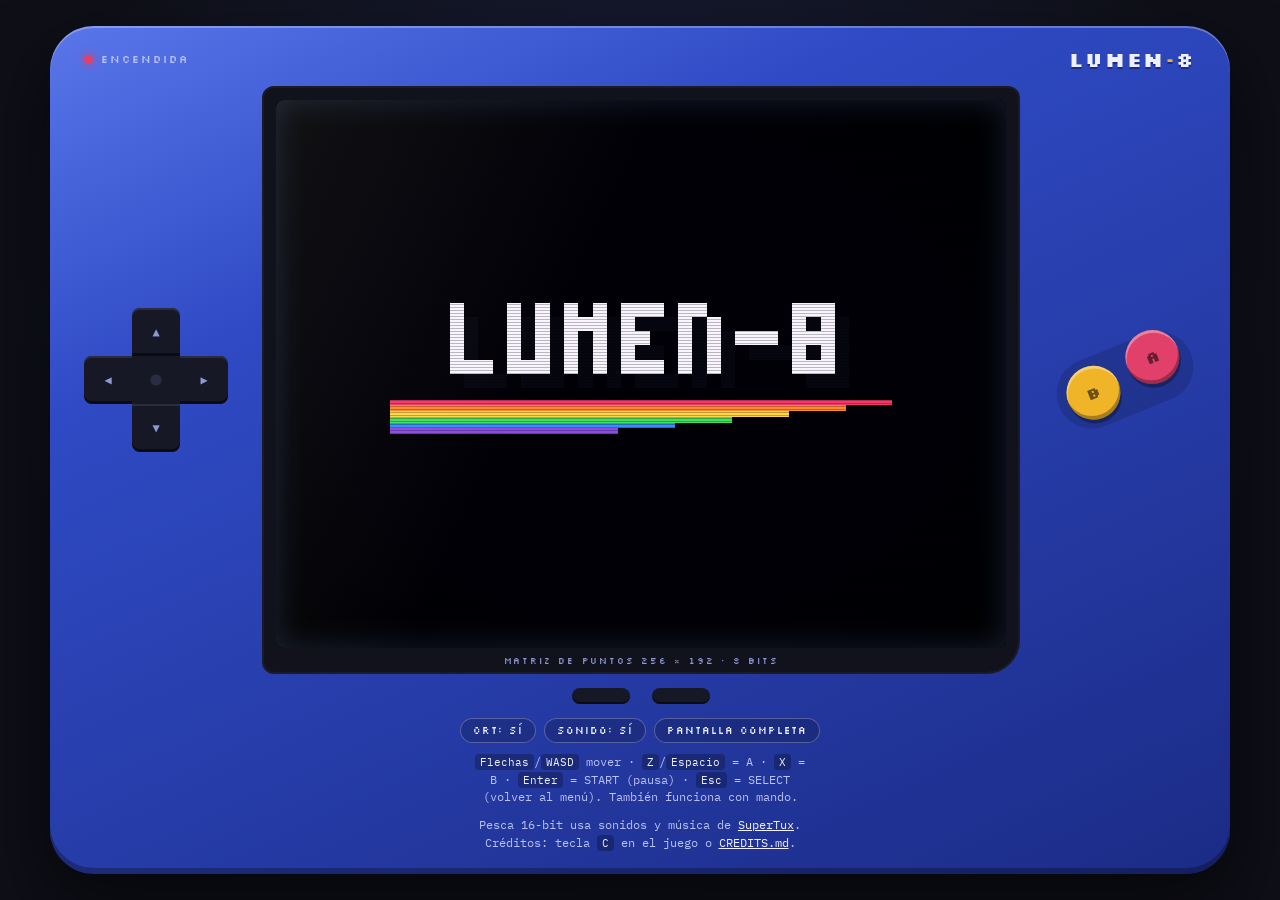
<file: proyectos/lumen8/index.html>
<!doctype html><html><head><meta charset=utf8><meta name=viewport content="width=device-width,initial-scale=1,viewport-fit=cover"><style>:root{color-scheme:light;box-sizing:border-box;padding-top:env(safe-area-inset-top,0px);padding-bottom:env(safe-area-inset-bottom,0px)}html{scroll-padding-top:env(safe-area-inset-top,0px)}body{margin:0;padding:0;font:14px -apple-system,BlinkMacSystemFont,sans-serif;background:#fff;color:#000}img{max-width:100%}[hidden]:not([hidden=until-found i]){display:none!important}</style></head><body>
<title>Lumen 8</title>
<link rel="preconnect" href="https://fonts.googleapis.com">
<link rel="preconnect" href="https://fonts.gstatic.com" crossorigin>
<link rel="stylesheet" href="https://fonts.googleapis.com/css2?family=Silkscreen:wght@400;700&family=IBM+Plex+Mono:wght@400;500&display=swap">
<style>
/* Layout: a cobalt handheld centered on a dark desk; screen on top, d-pad and A/B below (side by side on wide screens). */
:root{
  --room:#0e0f17; --room-glow:#1c2140;
  --shell:#2f4ac4; --shell-hi:#5a76ea; --shell-lo:#1b2b86;
  --bezel:#11121b; --pad:#171826; --pad-hi:#2a2c40;
  --btn-a:#e0406a; --btn-b:#f0b429;
  --ink:#eef0ff; --ink-dim:#b9c2f2; --ink-faint:#8d98d8;
  --display:'Silkscreen',ui-monospace,'Courier New',monospace;
  --mono:'IBM Plex Mono',ui-monospace,Menlo,Consolas,monospace;
  color-scheme:dark;
}
html,body{height:100%}
body{margin:0;background:radial-gradient(ellipse at 50% 35%,var(--room-glow),var(--room) 70%) fixed,var(--room);color:var(--ink);font-family:var(--mono);display:flex;align-items:center;justify-content:center;padding:16px;box-sizing:border-box;overflow-x:hidden;min-height:100%}
.console{display:grid;grid-template-areas:"top" "screen" "ctrls" "opts";gap:14px;width:min(560px,100%);box-sizing:border-box;padding:16px 18px 20px;border-radius:22px 22px 64px 22px;background:linear-gradient(155deg,var(--shell-hi),var(--shell) 28%,var(--shell-lo));box-shadow:inset 0 2px 0 rgba(255,255,255,.28),inset 0 -6px 0 rgba(0,0,0,.28),0 30px 70px rgba(0,0,0,.55)}
.top{grid-area:top;display:flex;justify-content:space-between;align-items:center;gap:12px;font-family:var(--display);font-size:11px;letter-spacing:.18em;color:var(--ink-dim);text-transform:uppercase}
.brand{font-size:20px;font-weight:700;letter-spacing:.08em;color:var(--ink);text-shadow:0 2px 0 var(--shell-lo)}
.brand span{color:var(--btn-b)}
.power{display:flex;align-items:center;gap:8px}
.led{width:9px;height:9px;border-radius:50%;background:var(--btn-a);box-shadow:0 0 8px var(--btn-a)}
.led.pad{background:#5ce07a;box-shadow:0 0 8px #5ce07a}
.bezel{grid-area:screen;background:var(--bezel);border-radius:12px 12px 34px 12px;padding:14px 14px 8px;box-shadow:inset 0 0 0 2px rgba(255,255,255,.04)}
.screen{position:relative;width:min(100%,max(240px,calc((100vh - 370px)*4/3)));width:min(100%,max(240px,calc((100dvh - 370px)*4/3)));aspect-ratio:4/3;max-width:100%;margin:0 auto;border-radius:8px;overflow:hidden;background:#000}
.screen canvas{display:block;width:100%;height:100%;image-rendering:pixelated;image-rendering:crisp-edges;filter:saturate(1.12) contrast(1.04);touch-action:none}
.crt{position:absolute;inset:0;pointer-events:none;background:repeating-linear-gradient(to bottom,rgba(0,0,0,.26) 0,rgba(0,0,0,.26) 1px,transparent 1px,transparent 3px),radial-gradient(ellipse at center,transparent 58%,rgba(0,0,0,.6) 100%);box-shadow:inset 0 0 30px rgba(120,160,255,.18)}
.crt::after{content:"";position:absolute;inset:0;background:linear-gradient(115deg,rgba(255,255,255,.07),transparent 40%);animation:flick 4s steps(30) infinite}
@keyframes flick{50%{opacity:.75}}
.screen.nocrt .crt{display:none}
.cart-frame{position:absolute;inset:0;width:100%;height:100%;border:0;display:block;background:#07070f}
.bezel-label{font-family:var(--display);font-size:9px;letter-spacing:.2em;color:var(--ink-faint);text-align:center;margin-top:7px;text-transform:uppercase}
.ctrls{grid-area:ctrls;display:flex;justify-content:space-between;align-items:center;gap:10px;padding-inline:4px;touch-action:none;user-select:none;-webkit-user-select:none}
button{font:inherit;color:inherit;cursor:pointer;-webkit-tap-highlight-color:transparent}
button:focus-visible{outline:2px solid var(--btn-b);outline-offset:3px}
.dpad{display:grid;grid-template-columns:repeat(3,42px);grid-template-rows:repeat(3,42px)}
.dpad button,.dpad .hub{background:var(--pad);border:0;box-shadow:inset 0 -3px 0 rgba(0,0,0,.5),inset 0 2px 0 var(--pad-hi);color:var(--ink-faint);font-size:12px;padding:0}
.dpad .u{grid-area:1/2;border-radius:8px 8px 0 0}.dpad .l{grid-area:2/1;border-radius:8px 0 0 8px}
.dpad .r{grid-area:2/3;border-radius:0 8px 8px 0}.dpad .d{grid-area:3/2;border-radius:0 0 8px 8px}
.dpad .hub{grid-area:2/2;box-shadow:none;background:radial-gradient(circle,var(--pad-hi) 0 5px,var(--pad) 6px)}
.dpad button.on,.ab button.on,.mid button.on{transform:translateY(2px);filter:brightness(1.25)}
.mid{grid-area:mid;display:flex;flex-direction:column;gap:12px;align-items:center}
.mid button{width:58px;height:16px;border:0;border-radius:9px;background:var(--pad);box-shadow:inset 0 -2px 0 rgba(0,0,0,.5);font-family:var(--display);font-size:8px;letter-spacing:.14em;color:var(--ink-faint)}
.mid label{font-family:var(--display);font-size:8px;letter-spacing:.14em;color:var(--ink-dim);margin-top:-8px}
.ab{grid-area:ab;display:flex;gap:14px;align-items:center;transform:rotate(-22deg);padding:8px 10px;border-radius:40px;background:rgba(0,0,0,.14)}
.ab button{width:54px;height:54px;border-radius:50%;border:0;font-family:var(--display);font-weight:700;font-size:16px;color:rgba(0,0,0,.55);box-shadow:inset 0 -4px 0 rgba(0,0,0,.3),inset 0 3px 0 rgba(255,255,255,.35),0 4px 0 rgba(0,0,0,.3)}
.ab .a{background:var(--btn-a);margin-top:-22px}.ab .b{background:var(--btn-b)}
.opts{grid-area:opts;display:flex;flex-direction:column;gap:10px;align-items:center}
.opts .row{display:flex;flex-wrap:wrap;justify-content:center;gap:8px}
.opts button{border:1px solid rgba(255,255,255,.25);background:rgba(0,0,0,.18);border-radius:999px;padding:5px 12px;font-family:var(--display);font-size:10px;letter-spacing:.1em;color:var(--ink)}
.opts button:hover{background:rgba(0,0,0,.3)}
.help{margin:0;font-size:11.5px;line-height:1.55;color:var(--ink-dim);text-align:center;max-width:60ch;text-wrap:balance}
.help a{color:var(--ink)}
.help kbd{font-family:var(--mono);font-size:10.5px;background:rgba(0,0,0,.25);border-radius:4px;padding:1px 5px;color:var(--ink)}
@media (max-width:400px){.dpad{grid-template-columns:repeat(3,36px);grid-template-rows:repeat(3,36px)}.ab button{width:46px;height:46px}.mid button{width:48px}}
@media (min-width:900px) and (orientation:landscape){
  .console{grid-template-areas:"top top top" "dpad screen ab" ". mid ." "opts opts opts";grid-template-columns:auto minmax(0,1fr) auto;align-items:center;column-gap:34px;width:min(1180px,100%);border-radius:44px;padding:20px 34px 22px}
  .ctrls{display:contents}
  .dpad{grid-area:dpad;grid-template-columns:repeat(3,48px);grid-template-rows:repeat(3,48px)}
  .ab{grid-area:ab}
  .mid{flex-direction:row;justify-self:center;gap:22px}
  .mid label{display:none}
  .screen{width:min(100%,max(240px,calc((100vh - 310px)*4/3)));width:min(100%,max(240px,calc((100dvh - 310px)*4/3)))}
}
@media (prefers-reduced-motion:reduce){.crt::after{animation:none}}
</style>

<main class="console" aria-label="Consola Lumen 8">
  <div class="top">
    <div class="power"><span class="led" id="led"></span><span id="padState">Encendida</span></div>
    <div class="brand">LUMEN<span>·</span>8</div>
  </div>
  <div class="bezel">
    <div class="screen" id="screen">
      <canvas id="scr" width="256" height="192" aria-label="Pantalla de juego"></canvas>
      <div class="crt"></div>
    </div>
    <div class="bezel-label">Matriz de puntos 256 × 192 · 8 bits</div>
  </div>
  <div class="ctrls">
    <div class="dpad" aria-label="Cruceta">
      <button class="u" data-btn="up" aria-label="Arriba">▲</button>
      <button class="l" data-btn="left" aria-label="Izquierda">◀</button>
      <span class="hub"></span>
      <button class="r" data-btn="right" aria-label="Derecha">▶</button>
      <button class="d" data-btn="down" aria-label="Abajo">▼</button>
    </div>
    <div class="mid">
      <button data-btn="select" aria-label="Select">&nbsp;</button><label>SELECT</label>
      <button data-btn="start" aria-label="Start">&nbsp;</button><label>START</label>
    </div>
    <div class="ab">
      <button class="b" data-btn="b">B</button>
      <button class="a" data-btn="a">A</button>
    </div>
  </div>
  <div class="opts">
    <div class="row">
      <button id="crtBtn" type="button">CRT: sí</button>
      <button id="muteBtn" type="button">Sonido: sí</button>
      <button id="fsBtn" type="button">Pantalla completa</button>
    </div>
    <p class="help"><kbd>Flechas</kbd>/<kbd>WASD</kbd> mover · <kbd>Z</kbd>/<kbd>Espacio</kbd> = A · <kbd>X</kbd> = B · <kbd>Enter</kbd> = START (pausa) · <kbd>Esc</kbd> = SELECT (volver al menú). También funciona con mando.</p>
    <p class="help">Pesca 16-bit usa sonidos y música de <a href="https://github.com/SuperTux/supertux" target="_blank" rel="noopener">SuperTux</a>. Créditos: tecla <kbd>C</kbd> en el juego o <a href="pesca/CREDITS.md" target="_blank" rel="noopener">CREDITS.md</a>.</p>
  </div>
</main>

<script>
'use strict';
const W=256,H=192;
const cv=document.getElementById('scr'),g=cv.getContext('2d');
g.imageSmoothingEnabled=false;

/* ---------- paleta y gráficos ---------- */
const PAL={K:'#0b0b14',N:'#1d1b33',P:'#8a4fd0',p:'#4a2a6b',R:'#e0406a',O:'#f08a3c',Y:'#ffd25a',G:'#4fd66a',D:'#1f7a4a',B:'#3f8cff',b:'#1f4aa8',C:'#7fe3ff',W:'#f4f1ff',S:'#8b8aa8',s:'#4b4a68',T:'#6b4630',L:'#c9a27a'};
function makeSpr(rows){const h=rows.length,w=rows[0].length;const c=document.createElement('canvas');c.width=w;c.height=h;const x=c.getContext('2d');
  for(let j=0;j<h;j++)for(let i=0;i<w;i++){const ch=rows[j][i];if(PAL[ch]){x.fillStyle=PAL[ch];x.fillRect(i,j,1,1);}}return c;}
function flipSpr(c){const f=document.createElement('canvas');f.width=c.width;f.height=c.height;const x=f.getContext('2d');x.translate(c.width,0);x.scale(-1,1);x.drawImage(c,0,0);return f;}
function rect(x,y,w,h,c){g.fillStyle=c;g.fillRect(Math.round(x),Math.round(y),w,h);}
function frame(x,y,w,h,c){rect(x,y,w,1,c);rect(x,y+h-1,w,1,c);rect(x,y,1,h,c);rect(x+w-1,y,1,h,c);}
function spr(c,x,y){g.drawImage(c,Math.round(x),Math.round(y));}
const clamp=(v,a,b)=>v<a?a:v>b?b:v;
const hitbox=(a,b)=>a.x<b.x+b.w&&a.x+a.w>b.x&&a.y<b.y+b.h&&a.y+a.h>b.y;

/* fuente 3x5 propia */
const FD={A:'010101111101101',B:'110101110101110',C:'011100100100011',D:'110101101101110',E:'111100110100111',F:'111100110100100',G:'011100101101011',H:'101101111101101',I:'111010010010111',J:'001001001101010',K:'101101110101101',L:'100100100100111',M:'101111101101101',N:'110101101101101',O:'010101101101010',P:'110101110100100',Q:'010101101110011',R:'110101110101101',S:'011100010001110',T:'111010010010010',U:'101101101101111',V:'101101101101010',W:'101101101111101',X:'101101010101101',Y:'101101010010010',Z:'111001010100111',
'0':'111101101101111','1':'010110010010111','2':'110001010100111','3':'110001010001110','4':'101101111001001','5':'111100110001110','6':'011100111101111','7':'111001010010010','8':'111101111101111','9':'111101111001110',
'.':'000000000000010',',':'000000000010100','!':'010010010000010','?':'110001010000010',':':'000010000010000','-':'000000111000000','+':'000010111010000','/':'001001010100100','>':'100010001010100','<':'001010100010001',"'":'010010000000000','(':'010100100100010',')':'010001001001010','*':'000101010101000','¡':'010000010010010','¿':'010000010100011','·':'000000010000000','=':'000111000111000'};
function text(s,x,y,c,sc,al){sc=sc||1;s=String(s).toUpperCase().normalize('NFD').replace(/[̀-ͯ]/g,'');
  const w=s.length*4*sc-sc;if(al==='center')x-=Math.floor(w/2);else if(al==='right')x-=w;x=Math.round(x);y=Math.round(y);
  g.fillStyle=c||'#fff';for(let i=0;i<s.length;i++){const f=FD[s[i]];if(f){for(let p=0;p<15;p++)if(f[p]==='1')g.fillRect(x+(p%3)*sc,y+((p/3)|0)*sc,sc,sc);}x+=4*sc;}}
function tshadow(s,x,y,c,sc,al){sc=sc||1;text(s,x+sc,y+sc,'#0b0b14',sc,al);text(s,x,y,c,sc,al);}

/* ---------- sonido ---------- */
let AC=null,muted=false,NB=null;
function audioOn(){try{if(!AC)AC=new(window.AudioContext||window.webkitAudioContext)();if(AC.state==='suspended')AC.resume();}catch(e){}}
function tone(f,d,type,vol,slide){if(!AC||muted)return;try{const t=AC.currentTime,o=AC.createOscillator(),v=AC.createGain();o.type=type||'square';o.frequency.setValueAtTime(f,t);if(slide)o.frequency.exponentialRampToValueAtTime(Math.max(30,slide),t+d);v.gain.setValueAtTime(vol||0.05,t);v.gain.exponentialRampToValueAtTime(0.0001,t+d);o.connect(v);v.connect(AC.destination);o.start(t);o.stop(t+d+0.03);}catch(e){}}
function noise(d,vol){if(!AC||muted)return;try{if(!NB){NB=AC.createBuffer(1,AC.sampleRate*0.5|0,AC.sampleRate);const a=NB.getChannelData(0);for(let i=0;i<a.length;i++)a[i]=Math.random()*2-1;}
  const t=AC.currentTime,s=AC.createBufferSource(),v=AC.createGain();s.buffer=NB;v.gain.setValueAtTime(vol||0.08,t);v.gain.exponentialRampToValueAtTime(0.0001,t+d);s.connect(v);v.connect(AC.destination);s.start(t);s.stop(t+d);}catch(e){}}
const seq=(notes,gap,d,type,vol)=>notes.forEach((f,i)=>setTimeout(()=>tone(f,d,type,vol),i*gap));
const SFX={blip:()=>tone(660,0.05,'square',0.035),ok:()=>seq([523,784],70,0.09,'square',0.04),jump:()=>tone(300,0.15,'square',0.035,700),
  coin:()=>seq([988,1319],50,0.08,'square',0.035),hurt:()=>tone(240,0.28,'sawtooth',0.05,60),stomp:()=>tone(200,0.12,'square',0.05,80),
  shoot:()=>tone(900,0.04,'square',0.015,450),boom:()=>noise(0.35,0.1),pop:()=>noise(0.08,0.05),power:()=>seq([523,659,784,1047],60,0.08,'square',0.04),
  swap:()=>tone(440,0.06,'triangle',0.06,560),bad:()=>tone(170,0.15,'square',0.035,120),match:c=>tone(523*Math.pow(1.122,Math.min(c,8)),0.14,'triangle',0.07),
  tick:()=>tone(1200,0.02,'square',0.015),chime:()=>seq([392,523,659,784,1047],90,0.3,'triangle',0.05),
  over:()=>seq([392,330,262,196],160,0.22,'square',0.04),win:()=>seq([523,659,784,1047,784,1047],110,0.14,'square',0.04)};

/* ---------- entrada: teclado, pantalla táctil y mando ---------- */
const BTNS=['up','down','left','right','a','b','start','select'];
const KEYS={ArrowUp:'up',KeyW:'up',ArrowDown:'down',KeyS:'down',ArrowLeft:'left',KeyA:'left',ArrowRight:'right',KeyD:'right',KeyZ:'a',Space:'a',KeyJ:'a',KeyX:'b',KeyK:'b',Enter:'start',KeyP:'start',Escape:'select',Backspace:'select'};
const src={key:{},touch:{},pad:{},tap:{}},held={},pr={},prev={};
addEventListener('keydown',e=>{const b=KEYS[e.code];if(b){if(!src.key[b])src.tap[b]=true;src.key[b]=true;e.preventDefault();}audioOn();});
addEventListener('keyup',e=>{const b=KEYS[e.code];if(b){src.key[b]=false;e.preventDefault();}});
addEventListener('blur',()=>{src.key={};src.touch={};});
document.querySelectorAll('[data-btn]').forEach(el=>{const b=el.dataset.btn;
  const on=e=>{e.preventDefault();audioOn();src.touch[b]=true;el.classList.add('on');try{el.setPointerCapture(e.pointerId);}catch(_){}};
  const off=()=>{src.touch[b]=false;el.classList.remove('on');};
  el.addEventListener('pointerdown',on);['pointerup','pointercancel','lostpointercapture'].forEach(n=>el.addEventListener(n,off));
  el.addEventListener('contextmenu',e=>e.preventDefault());});
function pollPad(){const P={};let gps=[];try{gps=navigator.getGamepads?Array.from(navigator.getGamepads()):[];}catch(e){}
  for(const gp of gps){if(!gp)continue;const B=i=>!!(gp.buttons[i]&&gp.buttons[i].pressed);const ax=gp.axes[0]||0,ay=gp.axes[1]||0;
    P.up=P.up||B(12)||ay<-0.5;P.down=P.down||B(13)||ay>0.5;P.left=P.left||B(14)||ax<-0.5;P.right=P.right||B(15)||ax>0.5;
    P.a=P.a||B(0);P.b=P.b||B(1)||B(2);P.start=P.start||B(9);P.select=P.select||B(8);}
  src.pad=P;}
function pollInput(){pollPad();for(const b of BTNS){const h=!!(src.key[b]||src.touch[b]||src.pad[b]||src.tap[b]);src.tap[b]=false;pr[b]=h&&!prev[b];held[b]=h;prev[b]=h;}}
const led=document.getElementById('led'),padState=document.getElementById('padState');
addEventListener('gamepadconnected',()=>{led.classList.add('pad');padState.textContent='Mando conectado';});
addEventListener('gamepaddisconnected',()=>{led.classList.remove('pad');padState.textContent='Encendida';});

/* récords locales */
let HI={};try{HI=JSON.parse(localStorage.getItem('lumen8-hi')||'{}')||{};}catch(e){HI={};}
function saveHi(){try{localStorage.setItem('lumen8-hi',JSON.stringify(HI));}catch(e){}}

/* partículas compartidas */
function burst(arr,x,y,n,cols,sp){for(let i=0;i<n;i++){const a=Math.random()*6.283,s=Math.random()*(sp||2.5)+0.4;arr.push({x,y,vx:Math.cos(a)*s,vy:Math.sin(a)*s,l:16+Math.random()*20|0,c:cols[i%cols.length]});}}
function stepParts(arr,grav){for(let i=arr.length-1;i>=0;i--){const q=arr[i];q.x+=q.vx;q.y+=q.vy;q.vy+=grav||0;q.vx*=0.96;if(--q.l<=0)arr.splice(i,1);}}
function drawParts(arr,ox){for(const q of arr)rect(q.x-(ox||0),q.y,q.l>8?2:1,q.l>8?2:1,q.c);}

/* =====================================================================
   CARTUCHO 1: BRINCO (plataformas)
   ===================================================================== */
const BRINCO=(()=>{
  const PL=[makeSpr(["....OOOO....","..OOOOOOOO..",".OOOOOOOOOO.",".OOWWOOWWOO.","OOOWKOOWKOOO","OOOWKOOWKOOO","OOOOOOOOOOOO","OOROOOOOOROO",".OOOORROOOO.",".OOOOOOOOOO.","..OOOOOOOO..","...OOOOOO...","..TT....TT..",".TTT....TTT."]),
            makeSpr(["....OOOO....","..OOOOOOOO..",".OOOOOOOOOO.",".OOWWOOWWOO.","OOOWKOOWKOOO","OOOWKOOWKOOO","OOOOOOOOOOOO","OOROOOOOOROO",".OOOORROOOO.",".OOOOOOOOOO.","..OOOOOOOO..","...OOOOOO...","...TT..TT...","...TTT.TTT.."])];
  const PLF=PL.map(flipSpr);
  const EN=[makeSpr(["...P....P...","..PPP..PPP..",".PPPPPPPPPP.","PPWWPPPPWWPP","PPKWPPPPKWPP","PPPPPPPPPPPP","PPPWRWRWRPPP",".PPPPPPPPPP.","..KK....KK..",".KKK....KKK."]),
            makeSpr(["...P....P...","..PPP..PPP..",".PPPPPPPPPP.","PPWWPPPPWWPP","PPKWPPPPKWPP","PPPPPPPPPPPP","PPPWRWRWRPPP",".PPPPPPPPPP.","...KK..KK...","..KKK..KKK.."])];
  const ENF=EN.map(flipSpr);
  const HEART=makeSpr([".RR.RR.","RRWRRRR","RRRRRRR",".RRRRR.","..RRR..","...R..."]);
  const HEART0=makeSpr([".ss.ss.","sssssss","sssssss",".sssss.","..sss..","...s..."]);
  const C=(...r)=>{while(r.length<12)r.unshift('................');return r;};
  const G2='################';
  const CH={
    start:C('........ooo.....','.......=====....','................','..P.............',G2,G2),
    plain:C('..o..o..o..o....','..........e.....',G2,G2),
    coins:C('......oooo......','................','.....======.....','................','..oo........oo..',G2,G2),
    gap:C('......oooo......','................','................','######....######','######....######'),
    enemies:C('......ooo.......','......===.......','................','................','...e.......e....',G2,G2),
    stairs:C('......oooo......','......####......','.....######.....','....########....','...##########...',G2,G2),
    spikes:C('......ooo.......','.....=====......','................','.....^^^^^......',G2,G2),
    platforms:C('......ooo.......','................','.....---........','..........---...','................','###..........###','###..........###'),
    enemies2:C('........o.......','.......===......','................','................','.e....e.....e...',G2,G2),
    pit2:C('.....o....o.....','................','.......##.......','####...##...####','####...##...####'),
    flag:C('................','...........F....',G2,G2)
  };
  const LV=[['start','plain','coins','gap','enemies','stairs','plain','flag'],
            ['start','enemies','gap','spikes','platforms','enemies','stairs','gap','flag'],
            ['start','spikes','platforms','enemies2','pit2','spikes','enemies','stairs','platforms','enemies2','flag']];
  let map,LWt,p,ens,coins,flag,cam,score,lives,coinN,lvl,state,st,parts;
  const tile=(tx,ty)=>(tx<0||tx>=LWt)?'#':(ty<0||ty>=12)?'.':map[ty][tx];
  const solid=c=>c==='#'||c==='=';
  function load(n){lvl=n;const rows=Array(12).fill('');LV[n].forEach(k=>CH[k].forEach((r,i)=>rows[i]+=r));
    map=rows.map(r=>r.split(''));LWt=map[0].length;ens=[];coins=[];flag=null;let px=36,py=147;
    for(let y=0;y<12;y++)for(let x=0;x<LWt;x++){const c=map[y][x];
      if(c==='P'){px=x*16+3;py=y*16+3;map[y][x]='.';}
      else if(c==='o'){coins.push({x:x*16+4,y:y*16+4,w:8,h:8,got:false});map[y][x]='.';}
      else if(c==='e'){ens.push({x:x*16+2,y:y*16+6,w:12,h:10,vx:-0.5,vy:0,on:false,alive:true,sq:0});map[y][x]='.';}
      else if(c==='F'){flag={x:x*16+6,y:y*16-32,w:4,h:48};map[y][x]='.';}}
    p={x:px,y:py,w:10,h:13,vx:0,vy:0,on:false,face:1,coy:0,jb:0,inv:30,safe:{x:px,y:py}};cam=0;state='play';st=0;parts=[];}
  function init(){score=0;lives=3;coinN=0;load(0);}
  function hurt(pit){if(!pit&&p.inv>0)return;lives--;SFX.hurt();burst(parts,p.x+5,p.y+6,10,['#f08a3c','#ffd25a']);
    if(lives<=0){state='dead';gameOver(score,false);return;}
    if(pit){p.x=p.safe.x;p.y=p.safe.y-2;p.vx=0;p.vy=0;}else{p.vy=-4;p.vx=-p.face*2.5;}p.inv=90;}
  function update(){st++;stepParts(parts,0.12);
    if(state==='dead')return;
    if(state==='clear'){if(st===110){if(lvl+1<LV.length)load(lvl+1);else{state='dead';gameOver(score+lives*500,true);}}return;}
    if(p.inv>0)p.inv--;
    const ax=(held.right?1:0)-(held.left?1:0);
    if(ax){p.vx+=ax*0.35;p.face=ax;}else p.vx*=0.72;
    p.vx=clamp(p.vx,-2.3,2.3);if(Math.abs(p.vx)<0.05)p.vx=0;
    if(pr.a||pr.up)p.jb=6;else if(p.jb>0)p.jb--;
    if(p.on)p.coy=6;else if(p.coy>0)p.coy--;
    if(p.jb>0&&p.coy>0){p.vy=-6;p.jb=0;p.coy=0;p.on=false;SFX.jump();}
    if(!(held.a||held.up)&&p.vy<-2.5)p.vy=-2.5;
    p.vy=Math.min(p.vy+0.32,7);
    // eje X
    p.x+=p.vx;
    {const x0=Math.floor(p.x/16),x1=Math.floor((p.x+p.w-0.01)/16),y0=Math.floor(p.y/16),y1=Math.floor((p.y+p.h-0.01)/16);
     for(let ty=y0;ty<=y1;ty++)for(let tx=x0;tx<=x1;tx++)if(solid(tile(tx,ty))){if(p.vx>0)p.x=tx*16-p.w;else if(p.vx<0)p.x=tx*16+16;p.vx=0;}}
    // eje Y
    const prevB=p.y+p.h;p.y+=p.vy;p.on=false;
    {const x0=Math.floor(p.x/16),x1=Math.floor((p.x+p.w-0.01)/16),y0=Math.floor(p.y/16),y1=Math.floor((p.y+p.h-0.01)/16);
     for(let ty=y0;ty<=y1;ty++)for(let tx=x0;tx<=x1;tx++){const c=tile(tx,ty);
       if(solid(c)){if(p.vy>0){p.y=ty*16-p.h;p.vy=0;p.on=true;}else if(p.vy<0){p.y=ty*16+16;p.vy=0;}}
       else if(c==='-'&&p.vy>0&&prevB<=ty*16+0.5){p.y=ty*16-p.h;p.vy=0;p.on=true;}
       else if(c==='^'&&hitbox(p,{x:tx*16+2,y:ty*16+8,w:12,h:8}))hurt(false);}}
    if(state!=='play')return;
    if(p.on){const fy=Math.floor((p.y+p.h+1)/16);if(solid(tile(Math.floor(p.x/16),fy))&&solid(tile(Math.floor((p.x+p.w)/16),fy)))p.safe={x:p.x,y:p.y};}
    if(p.y>H+16){hurt(true);if(state!=='play')return;}
    // enemigos
    for(const e of ens){if(!e.alive){if(e.sq>0)e.sq--;continue;}
      if(e.x<cam-80||e.x>cam+W+80)continue;
      e.vy=Math.min(e.vy+0.3,6);e.x+=e.vx;
      const ty=Math.floor((e.y+e.h-1)/16),fx=e.vx>0?e.x+e.w:e.x;
      if(solid(tile(Math.floor(fx/16),ty))){e.x-=e.vx;e.vx=-e.vx;}
      else if(e.on&&!solid(tile(Math.floor((e.vx>0?e.x+e.w+1:e.x-1)/16),Math.floor((e.y+e.h+1)/16)))){e.x-=e.vx;e.vx=-e.vx;}
      e.y+=e.vy;e.on=false;const by=Math.floor((e.y+e.h)/16);
      if(e.vy>=0&&(solid(tile(Math.floor(e.x/16),by))||solid(tile(Math.floor((e.x+e.w-1)/16),by)))){e.y=by*16-e.h;e.vy=0;e.on=true;}
      if(e.y>H+20){e.alive=false;continue;}
      if(hitbox(p,e)){
        if(p.vy>0&&prevB<=e.y+6){e.alive=false;e.sq=24;p.vy=(held.a||held.up)?-6.2:-4.2;score+=100;SFX.stomp();burst(parts,e.x+6,e.y+6,8,['#8a4fd0','#f4f1ff']);}
        else hurt(false);
        if(state!=='play')return;}}
    // monedas
    for(const c of coins)if(!c.got&&hitbox(p,c)){c.got=true;coinN++;score+=10;SFX.coin();burst(parts,c.x+4,c.y+4,5,['#ffd25a','#fff1b0'],1.5);}
    // bandera
    if(flag&&hitbox(p,flag)){state='clear';st=0;score+=1000;SFX.win();burst(parts,flag.x,flag.y+8,24,['#ffd25a','#e0406a','#4fd66a','#7fe3ff'],3);}
    const target=p.x+p.w/2-W/2+p.face*20;cam+=(target-cam)*0.12;cam=clamp(cam,0,LWt*16-W);}
  function cloud(x,y){rect(x+6,y,18,6,'#eaf3ff');rect(x,y+4,32,8,'#eaf3ff');rect(x+2,y+11,28,2,'#c9dbf3');}
  function drawTile(c,x,y,tx,ty){
    if(c==='#'){rect(x,y,16,16,'#7a4a2c');rect(x+3,y+7,2,2,'#5c3620');rect(x+10,y+12,2,2,'#5c3620');rect(x+12,y+4,1,1,'#9a6440');rect(x+6,y+13,1,1,'#9a6440');
      if(!solid(tile(tx,ty-1))){rect(x,y,16,5,'#4fd66a');rect(x,y+5,16,1,'#1f7a4a');rect(x+3,y+5,2,2,'#4fd66a');rect(x+11,y+5,2,1,'#4fd66a');rect(x+2,y-1,1,1,'#4fd66a');rect(x+9,y-1,1,1,'#4fd66a');rect(x,y,16,1,'#8bf09c');}}
    else if(c==='='){rect(x,y,16,16,'#c8643a');rect(x,y,16,1,'#f0965e');rect(x,y+7,16,1,'#7a3a20');rect(x,y+15,16,1,'#7a3a20');rect(x+7,y,1,7,'#7a3a20');rect(x+3,y+8,1,7,'#7a3a20');rect(x+11,y+8,1,7,'#7a3a20');}
    else if(c==='-'){rect(x,y,16,4,'#c9a27a');rect(x,y,16,1,'#e8c9a0');rect(x,y+4,16,1,'#6b4630');rect(x+2,y+5,2,3,'#6b4630');rect(x+12,y+5,2,3,'#6b4630');}
    else if(c==='^'){for(let s=0;s<2;s++)for(let r=0;r<8;r++){const hw=(r+1)>>1;rect(x+s*8+4-hw,y+8+r,hw,1,'#e6e6f2');rect(x+s*8+4,y+8+r,hw,1,'#8b8aa8');}}}
  function draw(){const cx=Math.round(cam);
    const sky=['#2b2f77','#35428e','#4560ad','#5f86cf','#83addf'];for(let i=0;i<5;i++)rect(0,i*24,W,24,sky[i]);rect(0,120,W,72,'#a6cdec');
    for(let i=0;i<5;i++){const span=W+80;const x=((i*97-cx*0.15)%span+span)%span-40,y=14+(i*37)%46;cloud(x,y);}
    for(let x=0;x<W;x+=2){const wx=x+cx*0.25;const h=30+Math.sin(wx*0.02)*12+Math.sin(wx*0.051)*6;rect(x,150-h,2,h+42,'#5a7fc0');}
    for(let x=0;x<W;x+=2){const wx=x+cx*0.5;const h=20+Math.sin(wx*0.031+1)*10+Math.sin(wx*0.08)*4;rect(x,168-h,2,h+24,'#3f9a6a');}
    const t0=Math.floor(cx/16);for(let ty=0;ty<12;ty++)for(let tx=t0;tx<=t0+16&&tx<LWt;tx++){const c=tile(tx,ty);if(c!=='.')drawTile(c,tx*16-cx,ty*16,tx,ty);}
    if(flag){const fx=flag.x-cx;rect(fx+1,flag.y,2,48,'#f4f1ff');rect(fx,flag.y-3,4,4,'#ffd25a');const wv=(st>>3)%2;rect(fx+3,flag.y+1,12,8-wv,'#e0406a');rect(fx+15,flag.y+2+wv,2,4,'#e0406a');rect(fx+6,flag.y+3,4,3,'#f4f1ff');}
    coins.forEach((c,i)=>{if(c.got)return;const w=[8,6,2,6][((st>>3)+i)%4];rect(c.x-cx+4-w/2,c.y,w,8,'#ffd25a');if(w>2)rect(c.x-cx+4-w/2+1,c.y+1,1,6,'#fff1b0');rect(c.x-cx+4-w/2,c.y+7,w,1,'#a8781a');});
    for(const e of ens){if(e.alive){const f=(st>>3)%2;spr(e.vx>0?ENF[f]:EN[f],e.x-cx,e.y);}else if(e.sq>0){rect(e.x-cx,e.y+e.h-4,12,4,'#8a4fd0');rect(e.x-cx+2,e.y+e.h-3,2,1,'#f4f1ff');rect(e.x-cx+8,e.y+e.h-3,2,1,'#f4f1ff');}}
    if(state!=='dead'&&!(p.inv>0&&(st>>2)%2)){const f=(!p.on||(Math.abs(p.vx)>0.3&&(st>>3)%2))?1:0;spr(p.face<0?PLF[f]:PL[f],p.x-1-cx,p.y-1);}
    drawParts(parts,cx);
    rect(0,0,W,12,'#0b0b14');for(let i=0;i<3;i++)spr(i<lives?HEART:HEART0,4+i*9,3);
    rect(36,4,4,5,'#ffd25a');text('x'+coinN,43,4,'#ffd25a');text('MUNDO 1-'+(lvl+1),W/2,4,'#f4f1ff',1,'center');text(String(score).padStart(6,'0'),W-4,4,'#f4f1ff',1,'right');
    if(state==='clear'){rect(0,78,W,30,'#0b0b14');tshadow(lvl+1<LV.length?'¡NIVEL SUPERADO!':'¡LO LOGRASTE!',W/2,84,'#ffd25a',2,'center');text('+1000',W/2,98,'#f4f1ff',1,'center');}
    if(state==='play'&&st<90){rect(0,80,W,24,'rgba(11,11,20,.7)');tshadow('MUNDO 1-'+(lvl+1),W/2,86,'#f4f1ff',2,'center');}}
  return {id:'brinco',name:'BRINCO',color:'#f08a3c',desc:['SALTA, PISA BICHOS Y RECOGE','MONEDAS HASTA LA BANDERA. 3 MUNDOS.'],
    icon:(x,y)=>spr(PL[0],x-6,y-7),init,update,draw};
})();

/* =====================================================================
   CARTUCHO 2: ORBITA (naves)
   ===================================================================== */
const ORBITA=(()=>{
  const SHIP=makeSpr([".....W.....",".....W.....","....CWC....","....CWC....","...BCWCB...","..BBCCCBB..",".BBWBCBWBB.","BBBBBBBBBBB","BB.BBBBB.BB","B...RYR...B","....R.R...."]);
  const MINI=makeSpr(["..W..",".CWC.","BBBBB","B.R.B"]);
  const SPR={drone:makeSpr(["..RRRRR..",".RRWWWRR.","RRWKKKWRR","RRWKKKWRR",".RRWWWRR.","R.RRRRR.R","R..R.R..R","...R.R..."]),
    diver:makeSpr(["G.........G","GG.......GG","GGG.GGG.GGG",".GGGGGGGGG.","..GGYGYGG..","...GGGGG...","....GGG....",".....G....."]),
    turret:makeSpr(["..OOOOOOOO..",".OOYYYYYYOO.","OOYOOOOOOYOO","OOYOKKKKOYOO","OOYOKWWKOYOO","OOYOKKKKOYOO","OOYOOOOOOYOO",".OOYYYYYYOO.","..OOOOOOOO..",".....OO....."])};
  const DEF={drone:{w:9,h:8,hp:1,sc:50},diver:{w:11,h:8,hp:2,sc:100},turret:{w:12,h:10,hp:4,sc:150}};
  let p,bul,eb,en,pk,parts,stars,score,lives,bombs,power,wave,waveT,cd,boss,flash,t,banner,dead;
  function init(){p={x:W/2-5,y:H-30,w:11,h:11,inv:120};bul=[];eb=[];en=[];pk=[];parts=[];score=0;lives=3;bombs=2;power=1;wave=0;waveT=60;cd=0;boss=null;flash=0;t=0;banner=0;dead=false;
    stars=[];for(let i=0;i<70;i++)stars.push({x:Math.random()*W,y:Math.random()*H,s:1+(i%3)});}
  const mk=(type,o)=>Object.assign({type,t:0,delay:0,hit:0,phase:Math.random()*6.28},DEF[type],o,{bx:o.x});
  function spawnWave(n){banner=90;
    if(n%5===0){const hp=50+n*6;boss={x:W/2-24,y:-34,w:48,h:24,hp,max:hp,t:0,hit:0};return;}
    const k=Math.min(4+n,14),kind=n%4,nt=Math.min(2+Math.floor(n/4),4);
    for(let i=0;i<k;i++){
      if(kind===1)en.push(mk('drone',{x:16+(i%7)*32,y:-10-Math.floor(i/7)*22,delay:i*6}));
      else if(kind===2)en.push(mk('diver',{x:i%2?W+10:-20,y:22+(i%3)*12,delay:i*18,side:i%2?-1:1}));
      else if(kind===3){if(i<nt)en.push(mk('turret',{x:30+i*56,y:-12,delay:i*30}));else en.push(mk('drone',{x:10+Math.random()*228,y:-10,delay:i*14}));}
      else en.push(mk('drone',{x:W/2-4+Math.sin(i*0.9)*80,y:-10,delay:i*12}));}}
  function shootAt(e,s){const ex=e.x+e.w/2,ey=e.y+e.h,a=Math.atan2(p.y+5-ey,p.x+5-ex);eb.push({x:ex,y:ey,vx:Math.cos(a)*s,vy:Math.sin(a)*s});}
  function hitPlayer(){if(p.inv>0||dead)return;lives--;SFX.boom();burst(parts,p.x+5,p.y+5,30,['#7fe3ff','#f4f1ff','#3f8cff','#ffd25a'],3);
    power=Math.max(1,power-1);p.inv=120;eb=[];if(lives<=0){dead=true;gameOver(score,false);}}
  function kill(e){score+=e.sc;SFX.pop();burst(parts,e.x+e.w/2,e.y+e.h/2,14,['#ffd25a','#f08a3c','#e0406a','#f4f1ff']);
    const r=Math.random();if(r<0.09&&power<3)pk.push({x:e.x,y:e.y,w:8,h:8,k:'P'});else if(r<0.13)pk.push({x:e.x,y:e.y,w:8,h:8,k:'B'});}
  function update(){t++;stepParts(parts,0);if(flash>0)flash--;if(banner>0)banner--;
    for(const s of stars){s.y+=s.s*0.4;if(s.y>H){s.y=0;s.x=Math.random()*W;}}
    if(dead)return;
    if(p.inv>0)p.inv--;
    const sp=2.2;p.x=clamp(p.x+((held.right?1:0)-(held.left?1:0))*sp,2,W-13);p.y=clamp(p.y+((held.down?1:0)-(held.up?1:0))*sp,16,H-14);
    if(cd>0)cd--;
    if(held.a&&cd<=0){cd=7;SFX.shoot();const cx=p.x+5;
      if(power===1)bul.push({x:cx-1,y:p.y-4,vx:0});
      else if(power===2){bul.push({x:cx-4,y:p.y,vx:0});bul.push({x:cx+2,y:p.y,vx:0});}
      else{bul.push({x:cx-1,y:p.y-4,vx:0});bul.push({x:cx-4,y:p.y,vx:-1});bul.push({x:cx+2,y:p.y,vx:1});}}
    if(pr.b&&bombs>0){bombs--;flash=18;eb=[];SFX.boom();for(const e of en)if(e.delay<=0)e.hp-=3;if(boss&&boss.y>=0)boss.hp-=12;}
    for(let i=bul.length-1;i>=0;i--){const b=bul[i];b.y-=5;b.x+=b.vx;if(b.y<-8||b.x<-4||b.x>W+4)bul.splice(i,1);}
    for(let i=eb.length-1;i>=0;i--){const b=eb[i];b.x+=b.vx;b.y+=b.vy;if(b.y>H+4||b.y<-8||b.x<-4||b.x>W+4){eb.splice(i,1);continue;}
      if(hitbox({x:p.x+4,y:p.y+4,w:3,h:4},{x:b.x-1,y:b.y-1,w:3,h:3})){eb.splice(i,1);hitPlayer();break;}}
    if(!boss&&en.length===0){if(--waveT<=0){spawnWave(++wave);waveT=70;}}
    for(const e of en){if(e.delay>0){e.delay--;continue;}e.t++;if(e.hit>0)e.hit--;
      if(e.type==='drone'){e.y+=0.7+wave*0.03;e.x=e.bx+Math.sin(e.t*0.05+e.phase)*24;if(Math.random()<0.0025*wave)shootAt(e,1.6);}
      else if(e.type==='diver'){if(e.t<70){e.x+=e.side*1.6;e.y+=0.3;}else if(e.t>=100){if(e.dx===undefined){const a=Math.atan2(p.y-e.y,p.x-e.x);e.dx=Math.cos(a)*2.8;e.dy=Math.sin(a)*2.8;}e.x+=e.dx;e.y+=e.dy;}}
      else{if(e.y<34)e.y+=0.6;else{e.x=clamp(e.x+Math.sin(e.t*0.02)*0.6,2,W-14);if(e.t%Math.max(40,90-wave*3)===0)shootAt(e,1.8);}if(e.t>600)e.y+=1.2;}
      if(e.y>H+20||(e.t>100&&(e.x<-30||e.x>W+30)))e.gone=true;
      for(let i=bul.length-1;i>=0;i--){const b=bul[i];if(hitbox({x:b.x,y:b.y,w:2,h:5},e)){bul.splice(i,1);e.hp--;e.hit=4;if(e.hp<=0)break;}}
      if(e.hp<=0){e.gone=true;kill(e);continue;}
      if(hitbox({x:p.x+2,y:p.y+3,w:7,h:7},e)){e.hp=0;e.gone=true;kill(e);hitPlayer();}}
    en=en.filter(e=>!e.gone);
    if(boss){const b=boss;b.t++;if(b.hit>0)b.hit--;
      if(b.y<22)b.y+=0.5;else{b.x=W/2-24+Math.sin(b.t*0.015)*80;
        if(b.t%50===0){const n=5+Math.min(4,wave/5|0);for(let i=0;i<n;i++){const a=Math.PI/2+(i-(n-1)/2)*0.28;eb.push({x:b.x+24,y:b.y+22,vx:Math.cos(a)*1.6,vy:Math.sin(a)*1.6});}}
        if(b.t%120===60)for(let k=-1;k<=1;k++){const a=Math.atan2(p.y-(b.y+20),p.x-(b.x+24))+k*0.15;eb.push({x:b.x+24,y:b.y+20,vx:Math.cos(a)*2.4,vy:Math.sin(a)*2.4});}}
      if(b.y>=0)for(let i=bul.length-1;i>=0;i--){if(hitbox({x:bul[i].x,y:bul[i].y,w:2,h:5},b)){bul.splice(i,1);b.hp--;b.hit=3;}}
      if(hitbox({x:p.x+2,y:p.y+3,w:7,h:7},b))hitPlayer();
      if(b.hp<=0){score+=2000+wave*100;SFX.boom();setTimeout(SFX.boom,180);for(let k=0;k<4;k++)burst(parts,b.x+8+k*10,b.y+12,16,['#ffd25a','#f08a3c','#e0406a','#f4f1ff','#8a4fd0'],3.5);
        pk.push({x:b.x+20,y:b.y+10,w:8,h:8,k:'P'});pk.push({x:b.x+30,y:b.y+6,w:8,h:8,k:'B'});boss=null;waveT=150;flash=10;}}
    for(let i=pk.length-1;i>=0;i--){const q=pk[i];q.y+=0.8;if(q.y>H){pk.splice(i,1);continue;}
      if(hitbox(p,q)){pk.splice(i,1);SFX.power();score+=200;if(q.k==='P')power=Math.min(3,power+1);else bombs=Math.min(5,bombs+1);}}}
  function draw(){rect(0,0,W,H,'#070816');
    for(let i=0;i<3;i++){const y=((t*0.2+i*90)%(H+60))-30;rect(0,y,W,1,'#0e1030');}
    for(const s of stars)rect(s.x,s.y,1,s.s===3?2:1,s.s===3?'#f4f1ff':s.s===2?'#8b8aa8':'#4b4a68');
    for(const q of pk){const c=q.k==='P'?'#3f8cff':'#e0406a';rect(q.x,q.y,8,8,c);frame(q.x,q.y,8,8,(t>>2)%2?'#f4f1ff':'#0b0b14');text(q.k,q.x+3,q.y+2,'#f4f1ff');}
    for(const e of en){if(e.delay>0)continue;if(e.hit>0&&e.hit%2)continue;spr(SPR[e.type],e.x,e.y);}
    if(boss){const b=boss,x=Math.round(b.x),y=Math.round(b.y),body=b.hit%2?'#f4f1ff':'#8a4fd0';
      rect(x+8,y,32,4,'#4a2a6b');rect(x+2,y+4,44,12,body);rect(x,y+8,48,6,body);rect(x+6,y+16,36,4,'#4a2a6b');
      rect(x+4,y+16,4,8,'#8b8aa8');rect(x+40,y+16,4,8,'#8b8aa8');rect(x+22,y+18,4,6,'#8b8aa8');
      rect(x+18,y+5,12,10,'#f4f1ff');const ex=clamp((p.x-(x+24))/20,-3,3);rect(x+22+ex,y+8,4,4,'#e0406a');
      const bl=(t>>3)%2;rect(x+6,y+9,2,2,bl?'#ffd25a':'#4a2a6b');rect(x+40,y+9,2,2,bl?'#4a2a6b':'#ffd25a');
      rect(40,14,176,3,'#4b4a68');rect(40,14,Math.max(0,176*b.hp/b.max),3,'#e0406a');}
    for(const b of bul){rect(b.x,b.y,2,5,'#ffd25a');rect(b.x,b.y,2,1,'#f4f1ff');}
    for(const b of eb){rect(b.x-1,b.y-1,3,3,'#e0406a');rect(b.x,b.y,1,1,'#f4f1ff');}
    if(!dead&&!(p.inv>0&&(t>>2)%2)){spr(SHIP,p.x,p.y);rect(p.x+4,p.y+11,3,1+((t>>1)%3),'#f08a3c');}
    drawParts(parts);
    rect(0,0,W,11,'#0b0b14');text(String(score).padStart(7,'0'),4,3,'#f4f1ff');text('OLEADA '+Math.max(1,wave),W/2,3,'#7fe3ff',1,'center');
    for(let i=0;i<lives;i++)spr(MINI,W-8-i*7,3);for(let i=0;i<bombs;i++)rect(W-48-i*5,4,3,4,'#e0406a');
    if(banner>0&&(banner>>3)%2)tshadow(boss?'¡JEFE A LA VISTA!':'OLEADA '+wave,W/2,84,boss?'#e0406a':'#ffd25a',2,'center');
    if(wave===0)text('A: DISPARAR   B: BOMBA',W/2,110,'#c8cbe8',1,'center');
    if(flash>0)rect(0,0,W,H,'rgba(255,255,255,'+(flash/30)+')');}
  return {id:'orbita',name:'ORBITA',color:'#3f8cff',desc:['DEFIENDE LA ORBITA DE OLEADAS','SIN FIN. JEFE CADA 5 OLEADAS.'],
    icon:(x,y)=>spr(SHIP,x-5,y-6),init,update,draw};
})();

/* =====================================================================
   CARTUCHO 3: GEMAS (puzzle de combinar 3)
   ===================================================================== */
const GEMAS=(()=>{
  const N=8,CS=20,BX=8,BY=18;
  const GC=[['#e0406a','#7a1a36','#ff9ab4'],['#ffd25a','#9a6a10','#fff1b0'],['#4fd66a','#1a6a3c','#b4f5c0'],['#3f8cff','#1a3e98','#b0d4ff'],['#b46aff','#52268e','#e2c4ff'],['#7fe3ff','#24809e','#e8fbff']];
  const A=Math.abs;
  const SH=[(x,y)=>A(x)+A(y)<=7.5,(x,y)=>x*x+y*y<=52,(x,y)=>A(x)<=6.5&&A(y)<=6.5&&A(x)+A(y)<=10.5,(x,y)=>y>=-6.5&&y<=6.5&&A(x)<=(y+7)*0.55,
            (x,y)=>A(y)<=6.5&&A(x)+A(y)*0.5<=7.6,(x,y)=>(A(x)<=2.5&&A(y)<=7.5)||(A(y)<=2.5&&A(x)<=7.5)||(A(x)+A(y)<=6)];
  function makeGem(i,white){const c=document.createElement('canvas');c.width=c.height=16;const x=c.getContext('2d');
    const ins=(px,py)=>px>=0&&py>=0&&px<16&&py<16&&SH[i](px-7.5,py-7.5);
    for(let py=0;py<16;py++)for(let px=0;px<16;px++){if(!ins(px,py))continue;const edge=!ins(px-1,py)||!ins(px+1,py)||!ins(px,py-1)||!ins(px,py+1);
      const d=(px-7.5)+(py-7.5);x.fillStyle=white?'#f4f1ff':edge?GC[i][1]:d<-4?GC[i][2]:GC[i][0];x.fillRect(px,py,1,1);}
    if(!white){x.fillStyle='#ffffff';for(const [a,b] of [[5,5],[6,5],[5,6]])if(ins(a,b))x.fillRect(a,b,1,1);}return c;}
  const GEM=[0,1,2,3,4,5].map(i=>makeGem(i,false)),GEMW=[0,1,2,3,4,5].map(i=>makeGem(i,true));
  let gr,cx,cy,sel,ph,at,sa,sb,clr,score,combo,time,maxT,parts,pops,lvl,msg,over,lastLvl;
  const rnd=()=>Math.random()*6|0;
  function fill(){gr=[];for(let y=0;y<N;y++){gr.push([]);for(let x=0;x<N;x++){let t;do{t=rnd();}while((x>=2&&gr[y][x-1].t===t&&gr[y][x-2].t===t)||(y>=2&&gr[y-1][x].t===t&&gr[y-2][x].t===t));gr[y].push({t,oy:0,vy:0});}}}
  function matches(){const m=new Set();
    for(let y=0;y<N;y++){let run=1;for(let x=1;x<=N;x++){if(x<N&&gr[y][x].t>=0&&gr[y][x].t===gr[y][x-1].t)run++;else{if(run>=3)for(let k=x-run;k<x;k++)m.add(y*N+k);run=1;}}}
    for(let x=0;x<N;x++){let run=1;for(let y=1;y<=N;y++){if(y<N&&gr[y][x].t>=0&&gr[y][x].t===gr[y-1][x].t)run++;else{if(run>=3)for(let k=y-run;k<y;k++)m.add(k*N+x);run=1;}}}
    return m;}
  function swap(a,b){const t=gr[a.y][a.x];gr[a.y][a.x]=gr[b.y][b.x];gr[b.y][b.x]=t;}
  function hasMoves(){for(let y=0;y<N;y++)for(let x=0;x<N;x++)for(const [dx,dy] of [[1,0],[0,1]]){const b={x:x+dx,y:y+dy};if(b.x>=N||b.y>=N)continue;
      swap({x,y},b);const ok=matches().size>0;swap({x,y},b);if(ok)return true;}return false;}
  function init(){do{fill();}while(!hasMoves());cx=3;cy=3;sel=null;ph='idle';at=0;score=0;combo=1;maxT=60*60;time=maxT;parts=[];pops=[];lvl=1;lastLvl=1;msg=null;over=false;}
  function beginSwap(a,b){sa=a;sb=b;ph='swap';at=0;sel=null;cx=b.x;cy=b.y;SFX.swap();}
  function startClear(m){clr=m;ph='clear';at=0;SFX.match(combo);const pts=m.size*10*combo;score+=pts;time=Math.min(maxT,time+m.size*24);
    let sx=0,sy=0;m.forEach(i=>{sx+=i%N;sy+=(i/N)|0;});pops.push({x:BX+(sx/m.size)*CS+CS/2,y:BY+(sy/m.size)*CS+6,s:(combo>1?'X'+combo+' ':'')+'+'+pts,t:40});
    lvl=1+Math.floor(score/1500);if(lvl>lastLvl){lastLvl=lvl;msg={s:'¡NIVEL '+lvl+'!',t:80};}}
  function collapse(){for(let x=0;x<N;x++){let w=N-1;for(let y=N-1;y>=0;y--){if(gr[y][x].t>=0){if(y!==w)gr[w][x]={t:gr[y][x].t,oy:(y-w)*CS,vy:0};w--;}}
      const gap=w+1;for(let y=w;y>=0;y--)gr[y][x]={t:rnd(),oy:-gap*CS,vy:0};}}
  function reshuffle(){const ts=[];gr.forEach(r=>r.forEach(c=>ts.push(c.t)));let tries=0;
    do{for(let i=ts.length-1;i>0;i--){const j=Math.random()*(i+1)|0;[ts[i],ts[j]]=[ts[j],ts[i]];}ts.forEach((t,i)=>{gr[(i/N)|0][i%N]={t,oy:0,vy:0};});tries++;}
    while((matches().size>0||!hasMoves())&&tries<200);if(tries>=200)do{fill();}while(!hasMoves());msg={s:'MEZCLANDO...',t:70};}
  function tap(x,y){if(ph!=='idle'||over)return;const gx=Math.floor((x-BX)/CS),gy=Math.floor((y-BY)/CS);if(gx<0||gy<0||gx>=N||gy>=N)return;
    if(sel&&A(gx-sel.x)+A(gy-sel.y)===1)beginSwap(sel,{x:gx,y:gy});else if(sel&&sel.x===gx&&sel.y===gy){sel=null;SFX.blip();}else{sel={x:gx,y:gy};cx=gx;cy=gy;SFX.blip();}}
  function update(){at++;stepParts(parts,0.15);pops.forEach(q=>{q.t--;q.y-=0.4;});pops=pops.filter(q=>q.t>0);if(msg&&--msg.t<=0)msg=null;
    if(over)return;
    if(ph==='idle'){time-=1+(lvl-1)*0.2;
      if(time<=0){time=0;over=true;gameOver(score,false);return;}
      if(time<600&&at%60===0)SFX.tick();
      const d=pr.left?[-1,0]:pr.right?[1,0]:pr.up?[0,-1]:pr.down?[0,1]:null;
      if(sel){if(d){const tx=sel.x+d[0],ty=sel.y+d[1];if(tx>=0&&ty>=0&&tx<N&&ty<N)beginSwap(sel,{x:tx,y:ty});else SFX.bad();}else if(pr.a||pr.b){sel=null;SFX.blip();}}
      else{if(d){cx=clamp(cx+d[0],0,N-1);cy=clamp(cy+d[1],0,N-1);SFX.blip();}if(pr.a){sel={x:cx,y:cy};SFX.blip();}}}
    else if(ph==='swap'||ph==='back'){if(at>=8){swap(sa,sb);if(ph==='swap'){const m=matches();if(m.size){combo=1;startClear(m);}else{ph='back';at=0;SFX.bad();}}else ph='idle';}}
    else if(ph==='clear'){if(at>=14){clr.forEach(i=>{const x=i%N,y=(i/N)|0;const t=gr[y][x].t;burst(parts,BX+x*CS+10,BY+y*CS+10,6,[GC[t][0],GC[t][2],'#f4f1ff'],2);gr[y][x].t=-1;});collapse();ph='fall';at=0;}}
    else if(ph==='fall'){let moving=false;for(let y=0;y<N;y++)for(let x=0;x<N;x++){const c=gr[y][x];if(c.oy<0){c.vy+=0.5;c.oy+=c.vy;if(c.oy>=0){c.oy=0;c.vy=0;}else moving=true;}}
      if(!moving){const m=matches();if(m.size){combo++;startClear(m);}else{combo=1;if(!hasMoves())reshuffle();ph='idle';}}}}
  function draw(){rect(0,0,W,H,'#151230');for(let y=0;y<H;y+=8)for(let x=(y/8)%2*8;x<W;x+=16)rect(x,y,1,1,'#2a2552');
    rect(BX-3,BY-3,N*CS+6,N*CS+6,'#0b0b14');frame(BX-4,BY-4,N*CS+8,N*CS+8,'#4b4a68');
    for(let y=0;y<N;y++)for(let x=0;x<N;x++)rect(BX+x*CS,BY+y*CS,CS,CS,(x+y)%2?'#231f45':'#1c1938');
    g.save();g.beginPath();g.rect(BX,BY,N*CS,N*CS);g.clip();
    const k=(ph==='swap'||ph==='back')?Math.min(1,at/8):0;
    for(let y=0;y<N;y++)for(let x=0;x<N;x++){const c=gr[y][x];if(c.t<0)continue;let px=BX+x*CS+2,py=BY+y*CS+2+c.oy;
      if(k){if(x===sa.x&&y===sa.y){px+=(sb.x-sa.x)*CS*k;py+=(sb.y-sa.y)*CS*k;}else if(x===sb.x&&y===sb.y){px+=(sa.x-sb.x)*CS*k;py+=(sa.y-sb.y)*CS*k;}}
      const fl=ph==='clear'&&clr.has(y*N+x);spr(fl&&(at>>1)%2?GEMW[c.t]:GEM[c.t],px,py);}
    g.restore();
    if(ph==='idle'&&!over){if(sel){frame(BX+sel.x*CS,BY+sel.y*CS,CS,CS,'#7fe3ff');frame(BX+sel.x*CS+1,BY+sel.y*CS+1,CS-2,CS-2,'#7fe3ff');}
      else if((at>>4)%3){frame(BX+cx*CS,BY+cy*CS,CS,CS,'#ffd25a');frame(BX+cx*CS-1,BY+cy*CS-1,CS+2,CS+2,'#0b0b14');}}
    drawParts(parts);
    for(const q of pops)tshadow(q.s,q.x,q.y,'#f4f1ff',1,'center');
    const hx=180;tshadow('GEMAS',hx+34,18,'#b46aff',2,'center');
    text('PUNTOS',hx,42,'#8b8aa8');tshadow(String(score),hx,50,'#f4f1ff',2);
    text('NIVEL',hx,72,'#8b8aa8');tshadow(String(lvl),hx,80,'#ffd25a',2);
    text('TIEMPO',hx,102,'#8b8aa8');rect(hx,110,68,7,'#0b0b14');const tr=time/maxT;rect(hx+1,111,Math.max(0,66*tr),5,tr<0.17?((at>>3)%2?'#e0406a':'#ff9ab4'):tr<0.4?'#ffd25a':'#4fd66a');
    text(Math.ceil(time/60)+' S',hx,121,'#c8cbe8');
    text('A: COGER',hx,142,'#c8cbe8');text('FLECHA:',hx,150,'#c8cbe8');text('INTERCAMBIAR',hx,158,'#c8cbe8');text('O TOCA 2 GEMAS',hx,170,'#8b8aa8');
    if(msg)tshadow(msg.s,BX+N*CS/2,BY+N*CS/2-4,'#ffd25a',2,'center');}
  return {id:'gemas',name:'GEMAS',color:'#b46aff',desc:['INTERCAMBIA GEMAS Y HAZ LINEAS','DE 3. CADA COMBO TE DA TIEMPO.'],
    icon:(x,y)=>spr(GEM[4],x-8,y-8),init,update,draw,tap};
})();

/* =====================================================================
   SISTEMA: arranque, menú de cartuchos, pausa y fin de partida
   ===================================================================== */
/* CARTUCHO 4: PESCA 16-BIT (juego externo en pesca/, se carga en un iframe) */
const FISH=makeSpr(["......CC......","....CCCCCC..C.","..CCBCCCCCCCC.",".CWKBCCCCCCC..","CCCCBCCCCCCCC.","..CCBCCCCCCCC.","....CCCCCC..C.","......CC......"]);
const PESCA={id:'pesca',name:'PESCA',color:'#2fc4b2',ext:'pesca/index.html',title:'Pesca 16-bit',
  desc:['LANZA, ESPERA AL CORCHO Y AGUANTA','LA TENSION. 6 ESPECIES. AUDIO: SUPERTUX.'],icon:(x,y)=>spr(FISH,x-7,y-4)};
const GAMES=[BRINCO,ORBITA,GEMAS,PESCA];
const NG=GAMES.length,CW=52,CX=i=>9+i*62;
let EXT=null;const fwd={};
const EXTKEY={up:'ArrowUp',down:'ArrowDown',left:'ArrowLeft',right:'ArrowRight',a:'Space',b:'KeyX',start:'Enter',select:'Escape'};
function openExt(gm){S.g=gm;S.mode='ext';S.t=0;for(const b of BTNS)fwd[b]=!!(src.key[b]||src.touch[b]);
  const f=document.createElement('iframe');f.src=gm.ext;f.title=gm.title;f.className='cart-frame';f.setAttribute('allow','autoplay; gamepad; fullscreen');
  screenEl.insertBefore(f,screenEl.querySelector('.crt'));EXT=f;
  f.addEventListener('load',()=>{try{const d=f.contentDocument,st=d.createElement('style');st.textContent='#touch{display:none!important}#c{height:100vh!important;width:auto!important;max-width:100vw}';d.head.appendChild(st);const te=d.getElementById('touch');if(te)te.classList.remove('on');f.contentWindow.dispatchEvent(new Event('resize'));f.contentWindow.focus();}catch(e){}});
  try{f.focus();}catch(e){}}
function closeExt(){if(!EXT)return;EXT.remove();EXT=null;try{window.focus();}catch(e){}toMenu();SFX.blip();}
addEventListener('message',e=>{if(e.data&&e.data.type==='cart-exit'&&EXT&&e.source===EXT.contentWindow)closeExt();});
function fwdExt(){if(!EXT)return;let w=null;try{w=EXT.contentWindow;}catch(e){}if(!w)return;
  for(const b of BTNS){const h=!!(src.key[b]||src.touch[b]);if(h===fwd[b])continue;fwd[b]=h;
    try{w.dispatchEvent(new w.KeyboardEvent(h?'keydown':'keyup',{code:EXTKEY[b],key:b==='a'?' ':EXTKEY[b],bubbles:true,cancelable:true}));}catch(e){}
    if(h&&b==='select'){closeExt();return;}}}
const S={mode:'boot',t:0,sel:0,g:null,ov:null,ins:0};
function startGame(i){if(GAMES[i].ext){openExt(GAMES[i]);return;}S.g=GAMES[i];S.g.init();S.mode='play';S.t=0;}
function gameOver(score,win){const id=S.g.id,best=HI[id]||0,rec=score>best;if(rec){HI[id]=score;saveHi();}S.ov={score,win,rec,best,t:0};S.mode='over';win?SFX.win():SFX.over();}
function toMenu(){S.mode='menu';S.g=null;S.t=0;}
function insert(){S.mode='insert';S.ins=0;SFX.ok();}
function step(){pollInput();S.t++;
  switch(S.mode){
    case 'boot':if(S.t===70)SFX.chime();if(S.t>40&&(pr.start||pr.a)){SFX.ok();toMenu();}break;
    case 'menu':if(pr.left){S.sel=(S.sel+NG-1)%NG;SFX.blip();}if(pr.right){S.sel=(S.sel+1)%NG;SFX.blip();}if(pr.a||pr.start)insert();break;
    case 'insert':if(++S.ins>=42)startGame(S.sel);break;
    case 'play':if(pr.start){S.mode='pause';SFX.blip();}else if(pr.select){toMenu();SFX.blip();}else S.g.update();break;
    case 'ext':fwdExt();break;
    case 'pause':if(pr.start){S.mode='play';SFX.blip();}else if(pr.b||pr.select){toMenu();SFX.blip();}break;
    case 'over':S.ov.t++;S.g.update();if(S.ov.t>40){if(pr.a||pr.start){SFX.ok();startGame(S.sel);}else if(pr.b||pr.select){SFX.blip();toMenu();}}break;}}
function drawBoot(){const t=S.t;rect(0,0,W,H,'#05050a');
  const cols=['#e0406a','#f08a3c','#ffd25a','#4fd66a','#3f8cff','#8a4fd0'];
  if(t<34){for(let i=0;i<6;i++){const w=Math.min(W,(t-i*3)*18);if(w>0)rect(0,36+i*20,w,20,cols[i]);}return;}
  const land=74,yy=t<64?land-(64-t)*(64-t)*0.09:land-Math.max(0,Math.sin((t-64)*0.25)*6*Math.max(0,1-(t-64)/30));
  for(let i=0;i<6;i++){const w=Math.min(176,(t-40-i*2)*10);if(w>0)rect(W/2-88,yy+34+i*2,w,2,cols[i]);}
  tshadow('LUMEN-8',W/2,yy,'#f4f1ff',5,'center');
  if(t>80)text('SISTEMA PORTATIL DE 8 BITS',W/2,yy+52,'#8b8aa8',1,'center');
  if(t>100&&(t>>5)%2===0)tshadow('PULSA START',W/2,148,'#ffd25a',2,'center');
  if(t>80)text('(C) 2026 TALLER LUMEN · 4 CARTUCHOS',W/2,180,'#4b4a68',1,'center');}
function drawCart(x,y,gm,sel){const w=CW,h=68;
  if(sel&&(S.t>>3)%2)frame(x-3,y-3,w+6,h+6,'#f4f1ff');
  rect(x,y,w,h,'#3a3854');rect(x+2,y+2,w-4,h-4,'#5a577e');rect(x+w-10,y,10,7,'#14122a');rect(x+w-12,y+2,2,5,'#3a3854');
  for(let i=0;i<5;i++)rect(x+6+i*4,y+4,2,5,'#3a3854');
  rect(x+6,y+12,w-12,42,gm.color);rect(x+8,y+14,w-16,26,'#0b0b14');gm.icon(x+w/2,y+27);text(gm.name,x+w/2,y+44,'#0b0b14',1,'center');
  rect(x+8,y+h-8,w-16,6,'#14122a');for(let i=0;i<9;i++)rect(x+10+i*4,y+h-7,2,5,'#d4a63a');}
function drawMenu(){const t=S.t;rect(0,0,W,H,'#14122a');
  for(let y=0;y<H;y+=16)rect(0,(y+t*0.25)%H,W,1,'#211d42');for(let x=0;x<W;x+=16)rect(x,0,1,H,'#1b1838');
  tshadow('ELIGE UN CARTUCHO',W/2,8,'#ffd25a',1,'center');
  for(let i=0;i<NG;i++){const sel=i===S.sel;let cy=28;if(sel)cy-=4+Math.round(Math.sin(t*0.1)*1.5);if(S.mode==='insert'&&sel)cy+=S.ins*S.ins*0.1;
    if(!(S.mode==='insert'&&!sel))drawCart(CX(i),cy,GAMES[i],sel);else{rect(CX(i),28,CW,68,'#1d1a38');}}
  const gm=GAMES[S.sel];tshadow(gm.name,W/2,112,gm.color,3,'center');
  gm.desc.forEach((l,j)=>text(l,W/2,134+j*8,'#c8cbe8',1,'center'));
  text(gm.ext?'CARTUCHO 16 BITS · ESC SALE AL MENU':'RECORD: '+(HI[gm.id]||0),W/2,156,'#7fe3ff',1,'center');
  if((t>>5)%2===0&&S.mode==='menu')text('< >  ELEGIR      A  JUGAR',W/2,176,'#f4f1ff',1,'center');
  if(S.mode==='insert'&&S.ins>30)rect(0,0,W,H,'rgba(244,241,255,'+Math.min(1,(S.ins-30)/10)+')');}
function drawPause(){rect(0,0,W,H,'rgba(5,5,10,.65)');tshadow('PAUSA',W/2,70,'#f4f1ff',3,'center');
  text('START: SEGUIR',W/2,104,'#ffd25a',1,'center');text('B: SALIR AL MENU',W/2,116,'#c8cbe8',1,'center');}
function drawOver(){const o=S.ov;rect(0,0,W,H,'rgba(5,5,10,'+Math.min(0.72,o.t/40)+')');
  tshadow(o.win?'¡GANASTE!':'FIN DEL JUEGO',W/2,58,o.win?'#ffd25a':'#e0406a',o.win?3:2,'center');
  text('PUNTOS: '+o.score,W/2,90,'#f4f1ff',1,'center');
  if(o.rec&&(o.t>>4)%2===0)tshadow('¡NUEVO RECORD!',W/2,104,'#7fe3ff',1,'center');else if(!o.rec)text('RECORD: '+o.best,W/2,104,'#8b8aa8',1,'center');
  if(o.t>40){text('A: OTRA VEZ',W/2,130,'#ffd25a',1,'center');text('B: MENU',W/2,142,'#c8cbe8',1,'center');}}
function render(){
  if(S.mode==='ext'){rect(0,0,W,H,'#07070f');return;}
  if(S.mode==='boot')drawBoot();else if(S.mode==='menu'||S.mode==='insert')drawMenu();
  else{S.g.draw();if(S.mode==='pause')drawPause();else if(S.mode==='over')drawOver();}}

cv.addEventListener('pointerdown',e=>{audioOn();const r=cv.getBoundingClientRect();const x=(e.clientX-r.left)/r.width*W,y=(e.clientY-r.top)/r.height*H;
  if(S.mode==='boot'){if(S.t>40){SFX.ok();toMenu();}}
  else if(S.mode==='menu'){for(let i=0;i<NG;i++){const cx=CX(i);if(x>=cx&&x<cx+CW&&y>=20&&y<100){if(S.sel===i)insert();else{S.sel=i;SFX.blip();}}}}
  else if(S.mode==='play'&&S.g.tap)S.g.tap(x,y);
  else if(S.mode==='over'&&S.ov.t>40){SFX.ok();startGame(S.sel);}});

/* opciones */
const screenEl=document.getElementById('screen'),crtBtn=document.getElementById('crtBtn'),muteBtn=document.getElementById('muteBtn');
let prefs={crt:true,snd:true};try{Object.assign(prefs,JSON.parse(localStorage.getItem('lumen8-prefs')||'{}'));}catch(e){}
function applyPrefs(){screenEl.classList.toggle('nocrt',!prefs.crt);crtBtn.textContent='CRT: '+(prefs.crt?'sí':'no');muted=!prefs.snd;muteBtn.textContent='Sonido: '+(prefs.snd?'sí':'no');
  try{localStorage.setItem('lumen8-prefs',JSON.stringify(prefs));}catch(e){}}
crtBtn.addEventListener('click',()=>{prefs.crt=!prefs.crt;applyPrefs();crtBtn.blur();});
muteBtn.addEventListener('click',()=>{audioOn();prefs.snd=!prefs.snd;applyPrefs();muteBtn.blur();});
document.getElementById('fsBtn').addEventListener('click',e=>{e.currentTarget.blur();try{const el=document.querySelector('.console');const r=el.requestFullscreen&&el.requestFullscreen();if(r&&r.catch)r.catch(()=>{});}catch(_){}});
applyPrefs();

/* bucle a 60 pasos por segundo */
let last=performance.now(),acc=0;const DT=1000/60;
function loop(now){acc+=Math.min(200,now-last);last=now;let n=0;while(acc>=DT&&n<5){step();acc-=DT;n++;}if(n===5)acc=0;render();requestAnimationFrame(loop);}
render();requestAnimationFrame(loop);
</script>

</body></html>
</file>
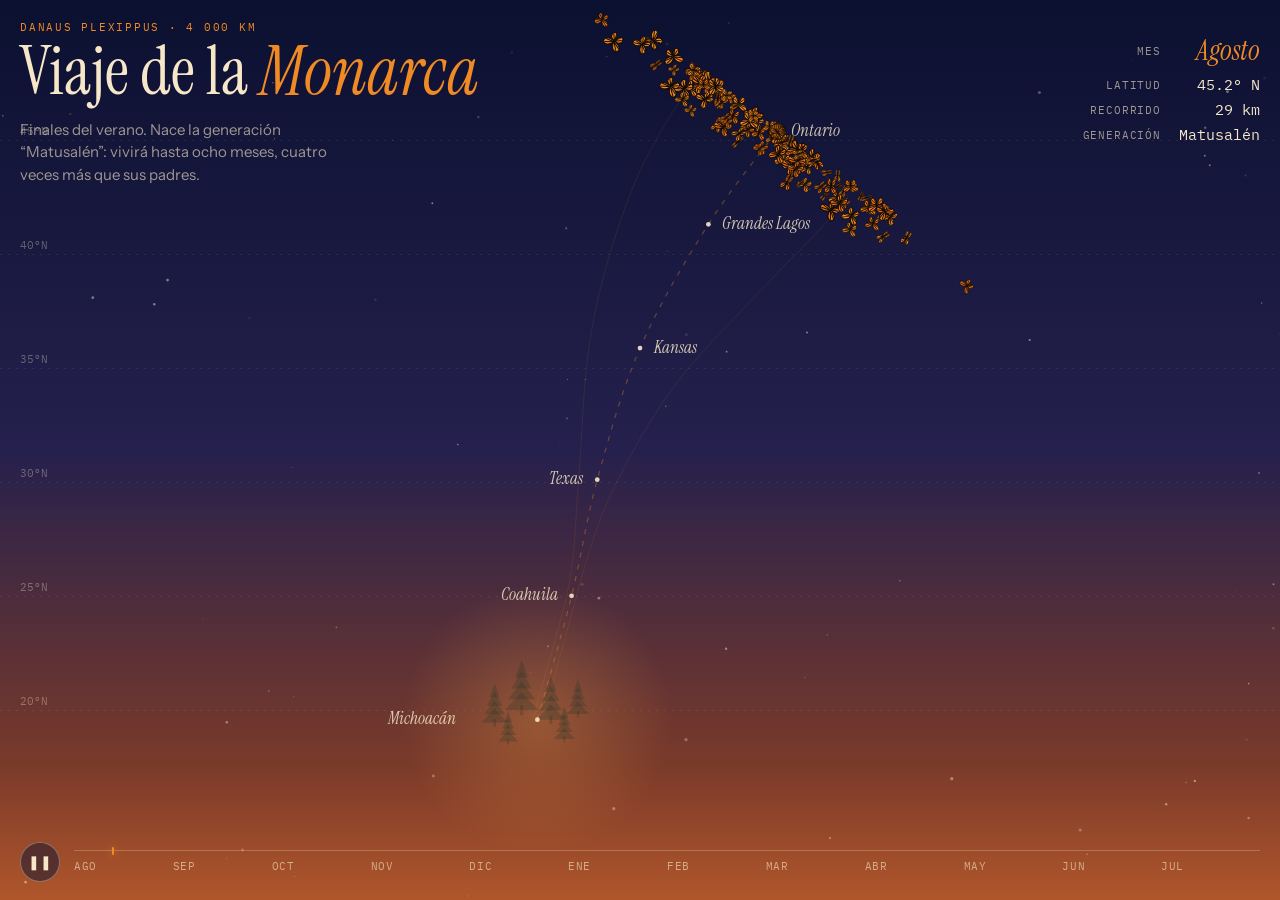
<file: proyectos/monarca/index.html>
<!doctype html><html><head><meta charset=utf8><meta name=viewport content="width=device-width,initial-scale=1,viewport-fit=cover"><style>:root{color-scheme:light;box-sizing:border-box;padding-top:env(safe-area-inset-top,0px);padding-bottom:env(safe-area-inset-bottom,0px)}html{scroll-padding-top:env(safe-area-inset-top,0px)}body{margin:0;padding:0;font:14px -apple-system,BlinkMacSystemFont,sans-serif;background:#fff;color:#000}img{max-width:100%}[hidden]:not([hidden=until-found i]){display:none!important}</style></head><body>
<title>Viaje de la Monarca</title>
<link rel="preconnect" href="https://fonts.googleapis.com">
<link rel="preconnect" href="https://fonts.gstatic.com" crossorigin>
<link rel="stylesheet" href="https://fonts.googleapis.com/css2?family=Instrument+Serif:ital@0;1&family=Instrument+Sans:wght@400;500&family=IBM+Plex+Mono:wght@400;500&display=swap">
<style>
/* Layout: lienzo a pantalla completa (el cielo es el mapa: norte frío arriba, sur cálido abajo), texto flotando en las esquinas */
:root {
  --night: #0d1230;
  --dusk: #2b2152;
  --ember: #7a3a2a;
  --monarch: #f08a24;
  --cream: #f6e7c8;
  --fir: #3d5c49;
  --muted: rgba(246, 231, 200, 0.62);
  --display: "Instrument Serif", "Iowan Old Style", Georgia, serif;
  --body: "Instrument Sans", system-ui, -apple-system, sans-serif;
  --mono: "IBM Plex Mono", ui-monospace, Menlo, monospace;
  color-scheme: dark;
}
html, body { height: 100%; }
body { background: var(--night); color: var(--cream); font-family: var(--body); overflow: hidden; }
#sky { position: fixed; inset: 0; width: 100%; height: 100%; display: block; }
.hud { position: fixed; inset: 0; pointer-events: none; padding: calc(env(safe-area-inset-top, 0px) + 20px) 20px calc(env(safe-area-inset-bottom, 0px) + 18px); display: flex; flex-direction: column; justify-content: space-between; gap: 16px; }
.top { display: flex; justify-content: space-between; align-items: flex-start; gap: 16px; flex-wrap: wrap; }
.title { max-width: 30rem; }
.eyebrow { font-family: var(--mono); font-size: 11px; letter-spacing: 0.16em; text-transform: uppercase; color: var(--monarch); }
h1 { font-family: var(--display); font-weight: 400; font-size: clamp(2.2rem, 6vw, 4.2rem); line-height: 0.95; margin: 6px 0 10px; text-wrap: balance; }
h1 em { color: var(--monarch); }
#caption { font-size: 15px; line-height: 1.5; color: var(--muted); max-width: 34ch; min-height: 4.5em; transition: opacity .6s; }
.stats { display: grid; grid-template-columns: auto auto; gap: 6px 18px; font-family: var(--mono); font-size: 12px; font-variant-numeric: tabular-nums; text-align: right; }
.stats dt { color: var(--muted); letter-spacing: 0.08em; text-transform: uppercase; font-size: 10.5px; align-self: center; }
.stats dd { margin: 0; font-size: 15px; color: var(--cream); }
.stats dd#month { font-family: var(--display); font-size: 28px; font-style: italic; color: var(--monarch); }
.bottom { display: flex; align-items: center; gap: 14px; pointer-events: auto; }
#play { flex: none; width: 40px; height: 40px; border-radius: 50%; border: 1px solid rgba(246,231,200,.35); background: rgba(13,18,48,.5); color: var(--cream); cursor: pointer; font-size: 14px; display: grid; place-items: center; }
#play:focus-visible, .months button:focus-visible { outline: 2px solid var(--monarch); outline-offset: 2px; }
.months { flex: 1; min-width: 0; position: relative; display: grid; grid-template-columns: repeat(12, 1fr); border-top: 1px solid rgba(246,231,200,.25); }
.months button { background: none; border: 0; color: var(--muted); font-family: var(--mono); font-size: 10.5px; letter-spacing: .06em; text-transform: uppercase; padding: 8px 0 2px; cursor: pointer; text-align: left; }
.months button:hover { color: var(--cream); }
#needle { position: absolute; top: -4px; width: 2px; height: 8px; background: var(--monarch); border-radius: 1px; box-shadow: 0 0 10px var(--monarch); }
@media (max-width: 560px) {
  .stats { text-align: left; }
  #caption { font-size: 14px; }
  .months button { font-size: 9px; letter-spacing: 0; }
}
</style>

<canvas id="sky" aria-label="Animación de la migración de la mariposa monarca desde Canadá hasta los bosques de oyamel en Michoacán"></canvas>

<div class="hud">
  <div class="top">
    <div class="title">
      <div class="eyebrow">Danaus plexippus · 4 000 km</div>
      <h1>Viaje de la <em>Monarca</em></h1>
      <p id="caption"></p>
    </div>
    <dl class="stats">
      <dt>Mes</dt><dd id="month">Agosto</dd>
      <dt>Latitud</dt><dd id="lat">45.0° N</dd>
      <dt>Recorrido</dt><dd id="dist">0 km</dd>
      <dt>Generación</dt><dd id="gen">Matusalén</dd>
    </dl>
  </div>
  <div class="bottom">
    <button id="play" type="button" aria-label="Pausar">❚❚</button>
    <div class="months" id="months"><span id="needle"></span></div>
  </div>
</div>

<script>
(() => {
  const cv = document.getElementById('sky');
  const ctx = cv.getContext('2d');
  const reduce = matchMedia('(prefers-reduced-motion: reduce)').matches;

  // Año de la monarca empezando en agosto. Fases como fracción del ciclo.
  const LOOP = 54;              // segundos por ciclo completo
  const SOUTH_END = 0.30;       // ago → principios de nov
  const WINTER_END = 0.58;      // nov → mediados de mar
  const MONTHS = ['Agosto','Septiembre','Octubre','Noviembre','Diciembre','Enero','Febrero','Marzo','Abril','Mayo','Junio','Julio'];
  const SHORT = ['Ago','Sep','Oct','Nov','Dic','Ene','Feb','Mar','Abr','May','Jun','Jul'];

  // Ruta (coordenadas normalizadas) con su latitud real aproximada
  const ROUTE = [
    { x: 0.66, y: 0.10, lat: 45.4, name: 'Ontario' },
    { x: 0.58, y: 0.22, lat: 42.0, name: 'Grandes Lagos' },
    { x: 0.50, y: 0.38, lat: 37.5, name: 'Kansas' },
    { x: 0.45, y: 0.55, lat: 31.0, name: 'Texas' },
    { x: 0.42, y: 0.70, lat: 25.5, name: 'Coahuila' },
    { x: 0.38, y: 0.86, lat: 19.6, name: 'Michoacán' },
  ];

  const CAPTIONS = [
    [0.00, 'Finales del verano. Nace la generación “Matusalén”: vivirá hasta ocho meses, cuatro veces más que sus padres.'],
    [0.08, 'Con los días más cortos emprenden el vuelo al sur, planeando en corrientes térmicas hasta 120 km al día.'],
    [0.18, 'Millones convergen en un embudo sobre Texas, guiadas por el sol y una brújula magnética interna.'],
    [0.30, 'Llegan a los bosques de oyamel de Michoacán, a 3 000 metros de altitud, cerca del Día de Muertos.'],
    [0.40, 'Pasan el invierno apiñadas en racimos sobre las ramas de los abetos, aprovechando su calor mutuo.'],
    [0.58, 'En marzo despiertan, se aparean y vuelan al norte. Las hembras ponen huevos sobre algodoncillo en Texas.'],
    [0.72, 'Sus hijas y nietas continúan el viaje. Ninguna mariposa completa sola el ciclo: lo terminan sus bisnietas.'],
    [0.90, 'Tres o cuatro generaciones después, la especie ha vuelto al norte. Y el ciclo vuelve a empezar.'],
  ];

  let W = 0, H = 0, DPR = 1, S = 1, pts = [], lut = [], total = 0;
  let year = 0, playing = !reduce, last = performance.now();
  if (reduce) year = 0.2;

  // ---------- geometría ----------
  function cr(p0, p1, p2, p3, t) {
    const t2 = t * t, t3 = t2 * t;
    return 0.5 * (2 * p1 + (-p0 + p2) * t + (2 * p0 - 5 * p1 + 4 * p2 - p3) * t2 + (-p0 + 3 * p1 - 3 * p2 + p3) * t3);
  }
  function rawAt(u) {
    const n = pts.length - 1, f = Math.min(u * n, n - 1e-6), i = Math.floor(f), t = f - i;
    const a = pts[Math.max(i - 1, 0)], b = pts[i], c = pts[i + 1], d = pts[Math.min(i + 2, n)];
    return { x: cr(a.x, b.x, c.x, d.x, t), y: cr(a.y, b.y, c.y, d.y, t) };
  }
  function buildLUT() {
    lut = []; total = 0; let prev = rawAt(0);
    for (let i = 0; i <= 400; i++) {
      const p = rawAt(i / 400);
      total += Math.hypot(p.x - prev.x, p.y - prev.y);
      lut.push({ ...p, d: total }); prev = p;
    }
  }
  function at(p) { // posición a velocidad uniforme
    const target = Math.max(0, Math.min(1, p)) * total;
    let lo = 0, hi = lut.length - 1;
    while (lo < hi) { const m = (lo + hi) >> 1; lut[m].d < target ? lo = m + 1 : hi = m; }
    const b = lut[lo], a = lut[Math.max(lo - 1, 0)];
    const span = b.d - a.d || 1, k = (target - a.d) / span;
    const x = a.x + (b.x - a.x) * k, y = a.y + (b.y - a.y) * k;
    const nx = -(b.y - a.y), ny = b.x - a.x, nl = Math.hypot(nx, ny) || 1;
    return { x, y, nx: nx / nl, ny: ny / nl };
  }
  const latToY = lat => pts[0].y + (lat - ROUTE[0].lat) / (ROUTE[5].lat - ROUTE[0].lat) * (pts[5].y - pts[0].y);

  function resize() {
    DPR = Math.min(devicePixelRatio || 1, 2);
    W = innerWidth; H = innerHeight;
    cv.width = W * DPR; cv.height = H * DPR;
    const mapW = Math.min(W, H * 0.95), ox = (W - mapW) / 2 + (W < 600 ? mapW * 0.08 : 0);
    S = Math.max(0.65, Math.min(1.4, Math.min(W, H) / 800));
    pts = ROUTE.map(r => ({ x: ox + r.x * mapW, y: H * (0.06 + r.y * 0.86) }));
    buildLUT();
    trees = TREE_SPOTS.map(t => ({ x: pts[5].x + t[0] * S, y: pts[5].y + t[1] * S, h: t[2] * S }));
  }

  // ---------- población ----------
  const gauss = () => { let u = 0, v = 0; while (!u) u = Math.random(); v = Math.random(); return Math.sqrt(-2 * Math.log(u)) * Math.cos(2 * Math.PI * v); };
  const TREE_SPOTS = [[-38, 6, 34], [-14, -4, 44], [12, 4, 38], [36, -2, 30], [-26, 22, 26], [24, 20, 28]];
  let trees = [];
  const N = Math.round(Math.min(320, Math.max(150, innerWidth * innerHeight / 4200)));
  const flock = Array.from({ length: N }, (_, i) => {
    const tree = TREE_SPOTS[i % TREE_SPOTS.length];
    return {
      off: gauss() * 0.9, sideJ: Math.random(),
      delay: Math.random() * 0.38, delay2: Math.random() * 0.3,
      speed: 0.9 + Math.random() * 0.25,
      size: 5 + Math.random() * 3.5,
      flap: 11 + Math.random() * 7, ph: Math.random() * 6.28,
      wob: 0.6 + Math.random() * 1.4, wobPh: Math.random() * 6.28,
      cx: tree[0] + gauss() * 7, cy: tree[1] - tree[2] * (0.25 + Math.random() * 0.6),
      rest: Math.random() * 6.28, hue: Math.random(),
      x: 0, y: 0, ang: Math.random() * 6.28, vis: 0,
    };
  });

  const motes = Array.from({ length: 90 }, () => ({ x: Math.random(), y: Math.random(), r: Math.random() * 1.4 + 0.3, s: Math.random() * 0.02 + 0.004, tw: Math.random() * 6.28 }));
  const clamp = (v, a = 0, b = 1) => Math.max(a, Math.min(b, v));
  const smooth = (a, b, v) => { const t = clamp((v - a) / (b - a)); return t * t * (3 - 2 * t); };
  const ease = t => t < 0.5 ? 2 * t * t : 1 - Math.pow(-2 * t + 2, 2) / 2;
  const spreadAt = p => (1 - smooth(0, 0.82, p)) * 2.4 + 0.12; // embudo: ancho al norte, estrecho al sur

  // ---------- dibujo ----------
  function wing(f) {
    ctx.save(); ctx.scale(f, 1);
    ctx.beginPath(); // ala anterior
    ctx.moveTo(0, -1); ctx.bezierCurveTo(4, -9.5, 11.5, -8.5, 10.5, -3.2); ctx.bezierCurveTo(9.5, 0, 4, 1, 0, 1);
    ctx.moveTo(0, 1); ctx.bezierCurveTo(6.5, 0.6, 8.6, 5, 6.4, 8.2); ctx.bezierCurveTo(4.2, 10.4, 1, 7.4, 0, 3);
    ctx.fill(); ctx.stroke();
    ctx.beginPath(); // venas
    ctx.moveTo(0.6, -0.4); ctx.lineTo(8.6, -6); ctx.moveTo(0.6, 0); ctx.lineTo(9.5, -2.6);
    ctx.moveTo(0.6, 1.4); ctx.lineTo(6, 6.5); ctx.moveTo(0.4, 2); ctx.lineTo(3.2, 8);
    ctx.stroke();
    ctx.restore();
  }
  function butterfly(x, y, ang, size, f, alpha, warm) {
    ctx.save();
    ctx.translate(x, y); ctx.rotate(ang); ctx.scale(size / 10, size / 10);
    ctx.globalAlpha = alpha;
    ctx.fillStyle = warm; ctx.strokeStyle = '#120a06'; ctx.lineWidth = 1.1; ctx.lineJoin = 'round';
    wing(f); wing(-f);
    ctx.fillStyle = '#120a06';
    ctx.beginPath(); ctx.ellipse(0, 0.8, 0.9, 4.6, 0, 0, 6.283); ctx.fill();
    ctx.restore();
  }
  function fir(x, y, h, a) {
    ctx.save(); ctx.globalAlpha = a; ctx.fillStyle = '#1d3327';
    for (let i = 0; i < 4; i++) {
      const ty = y - h * (0.18 + i * 0.22), w = h * (0.34 - i * 0.07);
      ctx.beginPath(); ctx.moveTo(x, ty - h * 0.28); ctx.lineTo(x + w, ty + h * 0.08); ctx.lineTo(x - w, ty + h * 0.08); ctx.closePath(); ctx.fill();
    }
    ctx.fillRect(x - h * 0.03, y - h * 0.2, h * 0.06, h * 0.2);
    ctx.restore();
  }

  function frame(now) {
    const dt = Math.min(0.05, (now - last) / 1000); last = now;
    if (playing) year = (year + dt / LOOP) % 1;
    const t = now / 1000;
    const winterT = smooth(SOUTH_END - 0.03, SOUTH_END + 0.06, year) * (1 - smooth(WINTER_END - 0.05, WINTER_END + 0.04, year));

    ctx.setTransform(DPR, 0, 0, DPR, 0, 0);
    // cielo: norte frío → sur cálido; se calienta en invierno (llegada al santuario)
    const g = ctx.createLinearGradient(0, 0, 0, H);
    g.addColorStop(0, '#0b1030'); g.addColorStop(0.5, '#25204d');
    g.addColorStop(0.85, winterT > 0 ? `rgba(${122 + 30 * winterT},${58 + 20 * winterT},${42},1)` : '#7a3a2a');
    g.addColorStop(1, '#b0562b');
    ctx.fillStyle = g; ctx.fillRect(0, 0, W, H);

    // partículas de polvo dorado
    for (const m of motes) {
      if (playing) m.y -= m.s * dt; if (m.y < 0) m.y = 1;
      ctx.globalAlpha = 0.25 + 0.25 * Math.sin(t * 1.3 + m.tw);
      ctx.fillStyle = '#f6e7c8'; ctx.beginPath(); ctx.arc(m.x * W, m.y * H, m.r, 0, 6.283); ctx.fill();
    }
    ctx.globalAlpha = 1;

    // cámara: acercamiento al santuario durante el invierno
    const z = 1 + 1.9 * ease(winterT);
    const fx = W / 2 + (pts[5].x - W / 2) * ease(winterT), fy = H / 2 + (pts[5].y - 30 * S - H / 2) * ease(winterT);
    ctx.translate(W / 2, H / 2); ctx.scale(z, z); ctx.translate(-fx, -fy);

    // paralelos de latitud
    ctx.font = `${10.5 / z}px "IBM Plex Mono", monospace`; ctx.textBaseline = 'bottom';
    for (let lat = 45; lat >= 20; lat -= 5) {
      const y = latToY(lat);
      ctx.strokeStyle = 'rgba(246,231,200,0.09)'; ctx.lineWidth = 1 / z;
      ctx.setLineDash([2 / z, 6 / z]); ctx.beginPath(); ctx.moveTo(-W, y); ctx.lineTo(W * 2, y); ctx.stroke();
      ctx.fillStyle = 'rgba(246,231,200,0.35)'; ctx.fillText(`${lat}°N`, 20, y - 3 / z);
    }
    ctx.setLineDash([]);

    // corredor migratorio (embudo)
    ctx.save();
    for (let pass = 0; pass < 2; pass++) {
      ctx.beginPath();
      for (let i = 0; i <= 80; i++) {
        const p = i / 80, q = at(p), w = spreadAt(p) * 34 * S * (pass ? 1 : -1);
        i ? ctx.lineTo(q.x + q.nx * w, q.y + q.ny * w) : ctx.moveTo(q.x + q.nx * w, q.y + q.ny * w);
      }
      ctx.strokeStyle = 'rgba(240,138,36,0.10)'; ctx.lineWidth = 1 / z; ctx.stroke();
    }
    ctx.beginPath();
    for (let i = 0; i <= 120; i++) { const q = at(i / 120); i ? ctx.lineTo(q.x, q.y) : ctx.moveTo(q.x, q.y); }
    ctx.strokeStyle = 'rgba(240,138,36,0.35)'; ctx.lineWidth = 1.2 / z;
    ctx.setLineDash([5 / z, 7 / z]); ctx.lineDashOffset = (year < SOUTH_END ? -1 : 1) * t * 12 / z; ctx.stroke();
    ctx.restore(); ctx.setLineDash([]);

    // halo del santuario
    const sx = pts[5].x, sy = pts[5].y;
    const halo = ctx.createRadialGradient(sx, sy, 0, sx, sy, 120 * S);
    halo.addColorStop(0, `rgba(255,170,70,${0.28 + 0.25 * winterT})`); halo.addColorStop(1, 'rgba(255,170,70,0)');
    ctx.fillStyle = halo; ctx.beginPath(); ctx.arc(sx, sy, 120 * S, 0, 6.283); ctx.fill();
    for (const tr of trees) fir(tr.x, tr.y, tr.h, 0.25 + 0.75 * winterT);

    // nombres de lugares
    ctx.textBaseline = 'middle';
    ROUTE.forEach((r, i) => {
      const p = pts[i], right = i < 3;
      ctx.fillStyle = 'rgba(246,231,200,0.9)'; ctx.beginPath(); ctx.arc(p.x, p.y, 2.4 / z, 0, 6.283); ctx.fill();
      ctx.font = `italic ${17 / z}px "Instrument Serif", Georgia, serif`;
      ctx.textAlign = right ? 'left' : 'right';
      const dx = (right ? 14 : -14) / z * (i === 5 ? 1 : 1);
      ctx.fillStyle = 'rgba(246,231,200,0.85)';
      ctx.fillText(r.name, p.x + dx + (i === 5 ? (-60 * S) : 0), p.y);
    });
    if (winterT > 0.4) {
      ctx.globalAlpha = smooth(0.4, 1, winterT); ctx.textAlign = 'center';
      ctx.font = `${10 / z * 1.6}px "IBM Plex Mono", monospace`; ctx.fillStyle = '#f6e7c8';
      ctx.fillText('RESERVA DE LA BIOSFERA · BOSQUE DE OYAMEL · 3 000 m', sx, sy + 46 * S);
      ctx.globalAlpha = 1;
    }
    ctx.textAlign = 'left';

    // mariposas
    let sumP = 0, leadP = 0, vis = 0;
    const springQ = clamp((year - WINTER_END) / (1 - WINTER_END));
    for (const b of flock) {
      let p, flying = true, cluster = 0, alpha = 1;
      if (year < SOUTH_END + 0.02) {
        const local = (year / 0.28) * 1.4 - b.delay;
        p = ease(clamp(local * b.speed));
        flying = local > 0 && p < 0.999;
        cluster = smooth(0.9, 1, p);
      } else if (year < WINTER_END) {
        p = 1; cluster = 1;
        // al mediodía algunas revolotean
        flying = b.hue < 0.12 + 0.1 * Math.sin(t * 0.7);
      } else {
        const q = clamp((springQ * 1.35 - b.delay2) * b.speed);
        p = 1 - ease(q);
        cluster = 1 - smooth(0, 0.08, q);
        flying = q > 0 && q < 0.999;
        alpha = 0.55 + 0.45 * Math.abs(Math.cos(q * Math.PI * 1.5)); // relevo generacional
      }
      const q = at(p), spread = spreadAt(p) * 34 * S * b.off;
      const wob = flying ? Math.sin(t * b.wob + b.wobPh) * 6 * S : 0;
      let x = q.x + q.nx * (spread + wob), y = q.y + q.ny * (spread + wob);
      let cxp = sx + b.cx * S, cyp = sy + b.cy * S;
      if (flying && cluster > 0.5) { cxp += Math.sin(t * 0.9 + b.wobPh) * 26 * S; cyp += Math.cos(t * 0.7 + b.ph) * 14 * S - 10 * S; }
      x += (cxp - x) * cluster; y += (cyp - y) * cluster;

      const dx = x - b.x, dy = y - b.y;
      if (flying && Math.hypot(dx, dy) > 0.05) {
        const target = Math.atan2(dy, dx) + Math.PI / 2;
        let d = target - b.ang; d = Math.atan2(Math.sin(d), Math.cos(d));
        b.ang += d * Math.min(1, dt * 6);
      }
      b.x = x; b.y = y;
      const f = flying ? 0.18 + 0.82 * Math.abs(Math.sin(t * b.flap + b.ph)) : 0.35 + 0.15 * Math.sin(t * 0.8 + b.rest);
      const warm = b.hue > 0.5 ? '#f08a24' : '#e9761a';
      butterfly(x, y, flying ? b.ang : b.rest, b.size * S * (cluster > 0.9 ? 0.75 : 1), f, alpha, warm);
      sumP += p; leadP = Math.max(leadP, p); vis++;
    }

    // ---------- HUD ----------
    const avgP = sumP / vis;
    const mIdx = Math.floor(year * 12) % 12;
    setText('month', MONTHS[mIdx]);
    const latNow = ROUTE[0].lat + (ROUTE[5].lat - ROUTE[0].lat) * avgP;
    setText('lat', latNow.toFixed(1) + '° N');
    const km = year < WINTER_END ? Math.round(avgP * 4000) : Math.round(4000 + (1 - avgP) * 4000);
    setText('dist', km.toLocaleString('es-MX') + ' km');
    let gen = 'Matusalén';
    if (year >= WINTER_END) gen = springQ < 0.3 ? 'Matusalén' : springQ < 0.55 ? '1.ª de primavera' : springQ < 0.8 ? '2.ª de primavera' : '3.ª de primavera';
    if (year < 0.03) gen = 'Matusalén (recién nacida)';
    setText('gen', gen);
    let cap = CAPTIONS[0][1];
    for (const c of CAPTIONS) if (year >= c[0]) cap = c[1];
    setText('caption', cap);
    needle.style.left = (year * 100) + '%';

    requestAnimationFrame(frame);
  }

  const cache = {};
  function setText(id, v) { if (cache[id] !== v) { cache[id] = v; document.getElementById(id).textContent = v; } }

  // controles
  const needle = document.getElementById('needle');
  const months = document.getElementById('months');
  SHORT.forEach((m, i) => {
    const b = document.createElement('button');
    b.type = 'button'; b.textContent = m; b.id = 'm' + i;
    b.setAttribute('aria-label', 'Ir a ' + MONTHS[i]);
    b.onclick = () => { year = i / 12 + 0.001; };
    months.appendChild(b);
  });
  const play = document.getElementById('play');
  function syncPlay() { play.textContent = playing ? '❚❚' : '▶'; play.setAttribute('aria-label', playing ? 'Pausar' : 'Reproducir'); }
  play.onclick = () => { playing = !playing; syncPlay(); };
  addEventListener('keydown', e => { if (e.code === 'Space' && e.target === document.body) { e.preventDefault(); play.click(); } });
  syncPlay();

  addEventListener('resize', resize);
  resize();
  requestAnimationFrame(t => { last = t; frame(t); });
})();
</script>

</body></html>
</file>
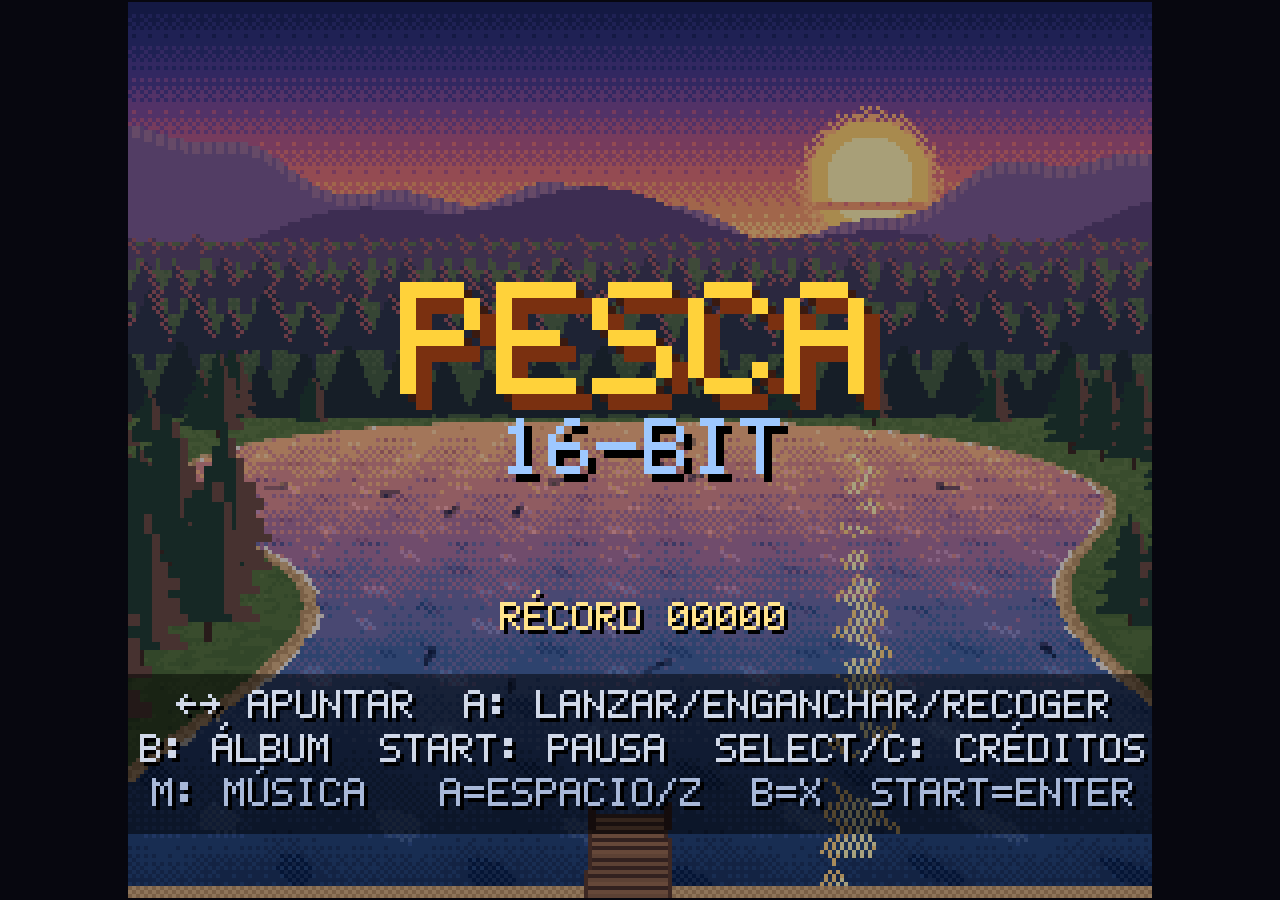
<file: proyectos/lumen8/pesca/index.html>
<!doctype html>
<html lang="es">
<head>
<meta charset="utf-8">
<meta name="viewport" content="width=device-width, initial-scale=1, user-scalable=no">
<title>Pesca 16-bit</title>
<style>
  html, body { margin: 0; height: 100%; background: #07070f; }
  body { display: flex; flex-direction: column; align-items: center; justify-content: center; overflow: hidden;
         font-family: monospace; color: #ccd; touch-action: none; -webkit-user-select: none; user-select: none; }
  canvas { image-rendering: pixelated; image-rendering: crisp-edges; display: block; background: #000; }
  #touch { display: none; width: 100%; max-width: 640px; justify-content: space-between; padding: 10px 16px; box-sizing: border-box; }
  #touch.on { display: flex; }
  #touch div { display: flex; gap: 12px; }
  #touch button { width: 64px; height: 64px; border-radius: 50%; border: 2px solid #556; background: #1a1a2e; color: #dde;
                  font: bold 20px monospace; touch-action: none; }
  #touch button.small { width: 54px; height: 40px; border-radius: 12px; font-size: 12px; align-self: center; }
  #touch button:active, #touch button.down { background: #3a3a5e; }
</style>
</head>
<body>
<canvas id="c" width="256" height="224"></canvas>
<div id="touch">
  <div><button data-k="left">◀</button><button data-k="right">▶</button></div>
  <div><button class="small" data-k="select">CRÉD</button><button class="small" data-k="start">START</button></div>
  <div><button data-k="b">B</button><button data-k="a">A</button></div>
</div>
<script>
'use strict';
/* =============================================================================
   PESCA 16-BIT — versión retro de "Pesca 2.5D" (github.com/damiancc79-cpu/pesca-2.5d)
   Misma lógica de juego que la versión Godot: lanzamiento con fuerza, corcho que
   se hunde, pelea con tensión del sedal y 6 especies. Todo dibujado a 256x224.
   Audio: SuperTux (ver CREDITS.md). Licencia GPL-3.0.
   ============================================================================= */
const W = 256, H = 224;
const cv = document.getElementById('c');
const ctx = cv.getContext('2d');
ctx.imageSmoothingEnabled = false;

// ---------------------------------------------------------------- utilidades
const clamp = (v, a, b) => v < a ? a : v > b ? b : v;
const lerp = (a, b, t) => a + (b - a) * t;
const rand = (a, b) => a + Math.random() * (b - a);
const TAU = Math.PI * 2;
function hexRGB(h) { const n = parseInt(h.slice(1), 16); return [n >> 16 & 255, n >> 8 & 255, n & 255]; }
function px32(h) { const [r, g, b] = hexRGB(h); return (0xff000000 | b << 16 | g << 8 | r) >>> 0; }
function mkCanvas(w, h) { const c = document.createElement('canvas'); c.width = w; c.height = h; const g = c.getContext('2d'); g.imageSmoothingEnabled = false; return [c, g]; }
const BAYER = [0, 8, 2, 10, 12, 4, 14, 6, 3, 11, 1, 9, 15, 7, 13, 5].map(v => v / 16);
const bayer = (x, y) => BAYER[(y & 3) * 4 + (x & 3)];
const hash2 = (x, y) => { let h = (x * 374761393 + y * 668265263) | 0; h = (h ^ (h >>> 13)) * 1274126177 | 0; return ((h ^ (h >>> 16)) >>> 0) / 4294967296; };

// ---------------------------------------------------------------- fuente 5x7
const GL = {
  A: [14, 17, 17, 31, 17, 17, 17], B: [30, 17, 17, 30, 17, 17, 30], C: [14, 17, 16, 16, 16, 17, 14], D: [30, 17, 17, 17, 17, 17, 30],
  E: [31, 16, 16, 30, 16, 16, 31], F: [31, 16, 16, 30, 16, 16, 16], G: [14, 17, 16, 23, 17, 17, 15], H: [17, 17, 17, 31, 17, 17, 17],
  I: [14, 4, 4, 4, 4, 4, 14], J: [7, 2, 2, 2, 2, 18, 12], K: [17, 18, 20, 24, 20, 18, 17], L: [16, 16, 16, 16, 16, 16, 31],
  M: [17, 27, 21, 21, 17, 17, 17], N: [17, 17, 25, 21, 19, 17, 17], O: [14, 17, 17, 17, 17, 17, 14], P: [30, 17, 17, 30, 16, 16, 16],
  Q: [14, 17, 17, 17, 21, 18, 13], R: [30, 17, 17, 30, 20, 18, 17], S: [15, 16, 16, 14, 1, 1, 30], T: [31, 4, 4, 4, 4, 4, 4],
  U: [17, 17, 17, 17, 17, 17, 14], V: [17, 17, 17, 17, 17, 10, 4], W: [17, 17, 17, 21, 21, 21, 10], X: [17, 17, 10, 4, 10, 17, 17],
  Y: [17, 17, 10, 4, 4, 4, 4], Z: [31, 1, 2, 4, 8, 16, 31],
  0: [14, 17, 19, 21, 25, 17, 14], 1: [4, 12, 4, 4, 4, 4, 14], 2: [14, 17, 1, 2, 4, 8, 31], 3: [31, 2, 4, 2, 1, 17, 14],
  4: [2, 6, 10, 18, 31, 2, 2], 5: [31, 16, 30, 1, 1, 17, 14], 6: [6, 8, 16, 30, 17, 17, 14], 7: [31, 1, 2, 4, 8, 8, 8],
  8: [14, 17, 17, 14, 17, 17, 14], 9: [14, 17, 17, 15, 1, 2, 12],
  ' ': [0, 0, 0, 0, 0, 0, 0], '.': [0, 0, 0, 0, 0, 12, 12], ',': [0, 0, 0, 0, 12, 4, 8], '!': [4, 4, 4, 4, 4, 0, 4],
  '¡': [4, 0, 4, 4, 4, 4, 4], '?': [14, 17, 1, 2, 4, 0, 4], '¿': [4, 0, 4, 8, 16, 17, 14], ':': [0, 12, 12, 0, 12, 12, 0], ';': [0, 12, 12, 0, 12, 4, 8],
  '-': [0, 0, 0, 31, 0, 0, 0], '+': [0, 4, 4, 31, 4, 4, 0], '/': [1, 2, 2, 4, 8, 8, 16], "'": [4, 4, 8, 0, 0, 0, 0],
  '(': [2, 4, 8, 8, 8, 4, 2], ')': [8, 4, 2, 2, 2, 4, 8], '%': [24, 25, 2, 4, 8, 19, 3], '*': [4, 4, 31, 14, 14, 27, 17],
  '<': [2, 4, 8, 16, 8, 4, 2], '>': [8, 4, 2, 1, 2, 4, 8], '=': [0, 0, 31, 0, 31, 0, 0], '"': [10, 10, 0, 0, 0, 0, 0],
  '{': [0, 4, 8, 31, 8, 4, 0], '}': [0, 4, 2, 31, 2, 4, 0], '_': [0, 0, 0, 0, 0, 0, 31], '#': [0, 4, 14, 31, 14, 4, 0],
  '·': [0, 0, 0, 12, 12, 0, 0], '&': [12, 18, 20, 8, 21, 18, 13], '@': [14, 17, 23, 21, 23, 16, 14], '^': [4, 10, 17, 0, 0, 0, 0],
};
// '*' = estrella llena, '^' = estrella vacía (se redibuja abajo), '{' '}' = flechas, '#' = diamante
GL['^'] = [4, 4, 27, 10, 10, 21, 17];
const ACC = { 'Á': ['A', 'a'], 'É': ['E', 'a'], 'Í': ['I', 'a'], 'Ó': ['O', 'a'], 'Ú': ['U', 'a'], 'Ü': ['U', 'd'], 'Ñ': ['N', 't'] };
const MARK = { a: ['...#.', '..#..'], d: ['.....', '.#.#.'], t: ['.##.#', '#.##.'] };
const CHARS = Object.keys(GL).concat(Object.keys(ACC));
const CIDX = new Map(CHARS.map((c, i) => [c, i]));
const fontCache = new Map();
function fontFor(col) {
  let f = fontCache.get(col);
  if (f) return f;
  const [c, g] = mkCanvas(CHARS.length * 6, 11);
  g.fillStyle = col;
  CHARS.forEach((ch, i) => {
    let base = ch, mark = null;
    if (ACC[ch]) [base, mark] = ACC[ch];
    const rows = GL[base];
    for (let y = 0; y < 7; y++) for (let x = 0; x < 5; x++) if (rows[y] >> (4 - x) & 1) g.fillRect(i * 6 + x, y + 3, 1, 1);
    if (mark) MARK[mark].forEach((r, y) => { for (let x = 0; x < 5; x++) if (r[x] === '#') g.fillRect(i * 6 + x, y, 1, 1); });
  });
  fontCache.set(col, c);
  return c;
}
const textW = s => s.length * 6 - 1;
function text(s, x, y, col = '#fff', opt = {}) {
  s = String(s).toUpperCase();
  const scale = opt.scale || 1;
  if (opt.align === 'center') x = Math.round(x - textW(s) * scale / 2);
  else if (opt.align === 'right') x = Math.round(x - textW(s) * scale);
  if (opt.shadow !== false) drawStr(s, x + scale, y + scale, opt.shadowCol || '#000', scale);
  drawStr(s, x, y, col, scale);
}
function drawStr(s, x, y, col, scale) {
  const f = fontFor(col);
  for (let i = 0; i < s.length; i++) {
    const k = CIDX.get(s[i]);
    if (k === undefined) continue;
    ctx.drawImage(f, k * 6, 0, 6, 11, x + i * 6 * scale, y - 3 * scale, 6 * scale, 11 * scale);
  }
}
function wrap(s, maxChars) {
  const out = []; let line = '';
  for (const w of s.split(' ')) {
    if ((line + ' ' + w).trim().length > maxChars) { out.push(line); line = w; } else line = (line + ' ' + w).trim();
  }
  if (line) out.push(line);
  return out;
}

// ---------------------------------------------------------------- datos del juego (igual que el original)
const PLAYER_D = 6.0;
const SPECIES = [
  { name: 'Mojarra', sci: 'Oreochromis niloticus', stars: 1, min: 0.2, max: 0.8, rarity: 10.0, strength: 0.6, pts: 10, window: 1.0, desc: 'Abundante y confiada. El pez perfecto para empezar.' },
  { name: 'Carpa', sci: 'Cyprinus carpio', stars: 2, min: 1.0, max: 6.0, rarity: 6.0, strength: 0.95, pts: 18, window: 0.9, desc: 'Fuerte y desconfiada; busca comida en el fondo lodoso.' },
  { name: 'Bagre', sci: 'Ictalurus punctatus', stars: 2, min: 0.8, max: 5.0, rarity: 5.0, strength: 1.1, pts: 22, window: 0.85, desc: 'Encuentra comida con sus bigotes, incluso de noche.' },
  { name: 'Trucha arcoíris', sci: 'Oncorhynchus mykiss', stars: 3, min: 0.5, max: 3.0, rarity: 4.0, strength: 1.05, pts: 30, window: 0.7, desc: 'Rápida y elegante; prefiere el agua fría y limpia.' },
  { name: 'Lobina negra', sci: 'Micropterus salmoides', stars: 4, min: 1.0, max: 4.5, rarity: 3.0, strength: 1.3, pts: 40, window: 0.65, desc: 'Depredadora de boca enorme. ¡Pelea hasta el final!' },
  { name: 'Pez Dorado', sci: 'Leyenda del lago', stars: 5, min: 5.0, max: 12.0, rarity: 0.6, strength: 1.8, pts: 120, window: 0.5, desc: 'Dicen que solo aparece al atardecer, en aguas profundas.' },
];
const GS = { AIM: 0, CHARGE: 1, CAST: 2, WAIT: 3, HOOK: 4, RETRIEVE: 5, CATCH: 6 };
const FS = { WANDER: 0, APPROACH: 1, NIBBLE: 2, BITE: 3, FLEE: 4, HOOKED: 5 };

// forma del lago (lake.gd)
const Lake = {
  cx: d => 3.0 * Math.sin(Math.max(d, 0) * 0.07),
  hw(d) {
    const dd = Math.max(d, 0);
    let w = 14.0 + dd * 0.45 + 4.0 * Math.sin(dd * 0.15 + 1.0);
    if (d > 56.0) { const k = (d - 56.0) / 16.0; w *= Math.sqrt(Math.max(0, 1 - k * k)); }
    return w;
  },
  shoreT(x, d) { const w = Lake.hw(d); if (w <= 0) return Math.abs(x - Lake.cx(d)) + (d - 72) * 2; return Math.abs(x - Lake.cx(d)) - w; },
  inside: (x, d, m) => d > 7.0 && Lake.shoreT(x, d) < -m,
  wave: (x, d, t) => 0.06 * Math.sin(x * 0.9 + t * 1.7) + 0.05 * Math.sin(d * 1.3 - t * 1.1) + 0.03 * Math.sin((x + d) * 2.1 + t * 2.5),
};

// ---------------------------------------------------------------- proyección pseudo-3D (estilo modo 7)
const HOR = 60, PA = 4100, PG = 200, CAM_D = -21;
let camX = 0;
function proj(x, d, h = 0) { const z = d - CAM_D; return [128 + PG * (x - camX) / z, HOR + PA / z - PG * h / z, PG / z]; }
function unproj(sx, sy, d) { const z = d - CAM_D; return { x: camX + (sx - 128) * z / PG, d, h: (HOR + PA / z - sy) * z / PG }; }
const LAKE_TOP = Math.ceil(HOR + PA / (72.5 - CAM_D));

// ---------------------------------------------------------------- paleta
const C = {
  sky: ['#1b2457', '#2c2f72', '#4a3b86', '#7a4a8e', '#b2577f', '#e0706e', '#f39a64', '#ffc879'],
  mount1: '#7b5a8a', mount2: '#5a426e',
  forest: ['#5b4766', '#3f3a52', '#2b3340', '#1f2b2c'],
  meadow: ['#5e6e48', '#4f6640', '#435c38'],
  grass: ['#5f7a3e', '#557236', '#4a6830', '#3f5c2a'],
  sand: ['#d8b07a', '#b8905e'],
  water: ['#f7b27a', '#d98a86', '#a87196', '#6d6ba0', '#43649a', '#2f528a', '#22426f', '#1a3358'],
  foam: '#f2e8d8', sunRefl: ['#fff4b0', '#ffd27a'],
};
const P = {};
for (const k in C) P[k] = Array.isArray(C[k]) ? C[k].map(px32) : px32(C[k]);
const WATER_HI = C.water.map(h => { const [r, g, b] = hexRGB(h); return px32('#' + [r, g, b].map(v => Math.min(255, v + 34).toString(16).padStart(2, '0')).join('')); });
const WATER_LO = C.water.map(h => { const [r, g, b] = hexRGB(h); return px32('#' + [r, g, b].map(v => Math.max(0, v - 22).toString(16).padStart(2, '0')).join('')); });

// ---------------------------------------------------------------- fondo pre-dibujado (cielo, sol, montes, bosque)
const BGW = W + 32;
const SUN_X = 184, SUN_Y = 44;
const bgBuf = new Uint32Array(BGW * H);
(function buildBG() {
  for (let y = 0; y < H; y++) for (let x = 0; x < BGW; x++) {
    let col;
    if (y < HOR) {
      const t = y / HOR;
      const v = t * (C.sky.length - 1) + bayer(x, y) - 0.5;
      col = P.sky[clamp(Math.round(v), 0, C.sky.length - 1)];
      // sol con franjas retro en la parte de abajo
      const dx = x - 16 - SUN_X, dy = y - SUN_Y, r = Math.sqrt(dx * dx + dy * dy);
      if (r < 15) {
        const stripe = dy > 2 && ((dy >> 1) % 3 === 0);
        if (!stripe) col = r < 11 ? px32('#fff1a8') : px32('#ffd068');
      } else if (r < 19 && bayer(x, y) < (19 - r) / 5) col = px32('#ffb470');
    } else {
      const t = (y - HOR) / (LAKE_TOP - HOR);
      col = P.meadow[clamp(Math.floor(t * 3 + bayer(x, y) - 0.3), 0, 2)];
    }
    bgBuf[y * BGW + x] = col;
  }
  // montañas (dos capas)
  for (let x = 0; x < BGW; x++) {
    const m1 = HOR - 14 - 9 * Math.sin(x * 0.021 + 1.3) - 5 * Math.sin(x * 0.057 + 0.4) - 2 * Math.sin(x * 0.17);
    const m2 = HOR - 5 - 6 * Math.sin(x * 0.033 + 4.0) - 3 * Math.sin(x * 0.09 + 2.0);
    for (let y = Math.floor(m1); y < HOR; y++) bgBuf[y * BGW + x] = (y < m1 + 2 && x % 3 !== 0) ? px32('#9a6f8f') : P.mount1;
    for (let y = Math.floor(m2); y < HOR; y++) bgBuf[y * BGW + x] = P.mount2;
  }
  // bosque en capas sobre la pradera lejana
  const rows = [[HOR + 4, 5, 0], [HOR + 14, 9, 1], [HOR + 27, 13, 2], [LAKE_TOP - 1, 15, 3]];
  rows.forEach(([base, hgt, ci], li) => {
    const col = P.forest[ci];
    let x = -4 + li * 3;
    while (x < BGW + 4) {
      const th = hgt * (0.7 + 0.5 * hash2(x, li * 17));
      const tw = Math.max(3, th * 0.45);
      for (let yy = 0; yy < th; yy++) {
        const half = (yy / th) * tw;
        for (let xx = Math.floor(x - half); xx <= Math.ceil(x + half); xx++) {
          const y = Math.round(base - th + yy);
          if (xx >= 0 && xx < BGW && y >= 0 && y < H) {
            const lit = xx > x + half - 1.2 && ci < 3 && ((xx + y) & 1);
            bgBuf[y * BGW + xx] = lit ? px32('#a0585a') : col;
          }
        }
      }
      for (let y = base; y < base + 3 + ci && y < H; y++) for (let xx = Math.floor(x - 1); xx <= x + 1; xx++) if (xx >= 0 && xx < BGW) bgBuf[y * BGW + xx] = col;
      x += tw * (1.1 + hash2(x, li) * 0.9);
    }
  });
})();

// ---------------------------------------------------------------- sprites de peces (pixel art generado)
const FISH_ART = [
  { len: 27, ht: 7.2, hump: 0.15, back: '#46625e', side: '#8aa69c', belly: '#dde4d2', fin: '#6f8a7c', tail: 'round', pat: 'bars', dorsal: [0.15, 0.8, 3] },
  { len: 31, ht: 7.0, hump: 0.2, back: '#6a4a1c', side: '#c8923a', belly: '#f2dc96', fin: '#a0602a', tail: 'fork', pat: 'scales', dorsal: [0.3, 0.75, 3], barbel: 1 },
  { len: 32, ht: 5.5, hump: 0.05, back: '#38434e', side: '#77889a', belly: '#e4e8ec', fin: '#4e5c6a', tail: 'fork', pat: 'dots', dorsal: [0.6, 0.72, 4], whiskers: 1, flat: 1 },
  { len: 33, ht: 5.4, hump: 0.05, back: '#4a6a3a', side: '#b8c0a0', belly: '#f4f2e8', fin: '#9aa080', tail: 'fork', pat: 'trout', dorsal: [0.5, 0.65, 3] },
  { len: 31, ht: 6.6, hump: 0.1, back: '#2c4820', side: '#7a9a4a', belly: '#ecebc4', fin: '#4a6a30', tail: 'round', pat: 'bass', dorsal: [0.25, 0.75, 4], bigmouth: 1 },
  { len: 33, ht: 7.2, hump: 0.15, back: '#b86808', side: '#ffbe2a', belly: '#fff2a4', fin: '#ff7a2a', tail: 'fork', pat: 'gold', dorsal: [0.25, 0.75, 4] },
];
function makeFishSprite(i) {
  const A = FISH_ART[i], w = 44, h = 24;
  const grid = Array.from({ length: h }, () => new Array(w).fill(null));
  const x0 = 9, x1 = x0 + A.len, cy = 12;
  const set = (x, y, c) => { if (x >= 0 && x < w && y >= 0 && y < h) grid[y][x] = c; };
  const shade = (hex, k) => { const [r, g, b] = hexRGB(hex); return '#' + [r, g, b].map(v => clamp(Math.round(v * k), 0, 255).toString(16).padStart(2, '0')).join(''); };
  // aletas (antes del cuerpo para quedar detrás)
  const [d0, d1, dh] = A.dorsal;
  for (let x = Math.round(x0 + d0 * A.len); x <= x0 + d1 * A.len; x++) {
    const u = (x - x0) / A.len;
    const top = cy - A.ht * prof(u) * (1 + A.hump);
    const k = (x - (x0 + d0 * A.len)) / ((d1 - d0) * A.len);
    const fh = dh * (A.pat === 'trout' || i === 2 ? 1 : (1 - k * 0.6));
    for (let y = Math.round(top - fh); y < top + 1; y++) set(x, y, (x & 1) && i !== 5 ? shade(A.fin, 0.8) : A.fin);
  }
  // cola
  for (let x = 1; x <= x0 + 1; x++) {
    const k = (x0 + 1 - x);
    const spread = 1.5 + k * 0.75;
    for (let y = Math.round(cy - spread); y <= Math.round(cy + spread); y++) {
      if (A.tail === 'fork' && Math.abs(y - cy) < k * 0.55 - 1.5) continue;
      set(x, y, (y - cy + x) % 3 === 0 ? shade(A.fin, 0.8) : A.fin);
    }
  }
  // aleta anal y pélvica
  for (let x = Math.round(x0 + A.len * 0.25); x < x0 + A.len * 0.4; x++) set(x, Math.round(cy + A.ht * 0.85) + 1, A.fin);
  for (let x = Math.round(x0 + A.len * 0.55); x < x0 + A.len * 0.65; x++) set(x, Math.round(cy + A.ht * 0.9) + 1, A.fin);
  // cuerpo
  for (let x = x0; x <= x1; x++) {
    const u = (x - x0) / A.len, p = prof(u);
    const top = cy - A.ht * p * (1 + A.hump), bot = cy + A.ht * p * (1 - A.hump * 0.4) * (A.flat ? 0.85 : 1);
    for (let y = Math.round(top); y <= Math.round(bot); y++) {
      const v = (y - top) / Math.max(1, bot - top);
      let c = v < 0.33 ? A.back : v < 0.68 ? A.side : A.belly;
      if (v > 0.28 && v < 0.38 && ((x + y) & 1)) c = shade(A.side, 0.85);
      if (v > 0.63 && v < 0.72 && ((x + y) & 1)) c = A.belly;
      const hs = hash2(x * 3 + i, y * 7);
      switch (A.pat) {
        case 'bars': if (Math.floor(u * 9) % 2 === 0 && v < 0.75 && u > 0.12 && u < 0.85) c = shade(c, 0.78); break;
        case 'scales': if (v > 0.1 && v < 0.8 && ((x + (Math.floor(y / 2) % 2) * 2) % 4 === 0) && (y % 2 === 0)) c = shade(c, 0.72); break;
        case 'dots': if (v < 0.6 && hs < 0.12) c = '#222a33'; break;
        case 'trout':
          if (v > 0.42 && v < 0.62) c = (x & 1) ? '#e0788a' : '#c95a72';
          else if (v < 0.5 && hs < 0.16) c = '#1c2414';
          break;
        case 'bass':
          if (v > 0.4 && v < 0.62 && hash2(x >> 1, i) < 0.75 && u > 0.08 && u < 0.85) c = '#25351a';
          break;
        case 'gold': if (v < 0.75 && ((x + y * 2) % 5 === 0)) c = shade(c, 1.15); if (v > 0.2 && v < 0.3 && x % 4 === 0) c = '#fffbe0'; break;
      }
      if (u > 0.82 && v < 0.9) c = shade(c, 0.92); // cabeza un poco más oscura
      set(x, y, c);
    }
  }
  // agalla
  for (let y = cy - Math.round(A.ht * 0.5); y <= cy + Math.round(A.ht * 0.6); y++) if (grid[y][Math.round(x0 + A.len * 0.78)]) set(Math.round(x0 + A.len * 0.78) + (y > cy ? 0 : 1), y, shade(A.side, 0.6));
  // ojo
  const ex = Math.round(x0 + A.len * 0.88), ey = Math.round(cy - A.ht * 0.35);
  set(ex, ey, '#ffffff'); set(ex - 1, ey, '#ffffff'); set(ex, ey + 1, '#101010'); set(ex - 1, ey + 1, '#ffffff');
  if (i === 5) set(ex, ey + 1, '#7a1a00');
  // boca
  const mx = x1, my = Math.round(cy + A.ht * 0.1);
  set(mx, my, '#3a1a1a'); set(mx - 1, my, '#3a1a1a');
  if (A.bigmouth) { for (let k = 0; k < 6; k++) set(mx - k, my + 1, '#2a1410'); }
  if (A.barbel) { set(mx + 1, my + 1, A.fin); set(mx + 1, my + 2, A.fin); }
  if (A.whiskers) { for (let k = 1; k < 7; k++) { set(mx + Math.min(k, 3), my + k - 1, '#2a2a2a'); set(mx + 1 + k, my - 2 + (k >> 2), '#2a2a2a'); } }
  // contorno
  const out = Array.from({ length: h }, (_, y) => grid[y].slice());
  for (let y = 0; y < h; y++) for (let x = 0; x < w; x++) {
    if (grid[y][x]) continue;
    const n = (grid[y - 1] && grid[y - 1][x]) || (grid[y + 1] && grid[y + 1][x]) || grid[y][x - 1] || grid[y][x + 1];
    if (n) out[y][x] = i === 5 ? '#5a2a00' : '#141820';
  }
  const [c, g] = mkCanvas(w, h);
  for (let y = 0; y < h; y++) for (let x = 0; x < w; x++) if (out[y][x]) { g.fillStyle = out[y][x]; g.fillRect(x, y, 1, 1); }
  return c;
  function prof(u) { return u < 0.62 ? 0.32 + 0.68 * Math.sin(u / 0.62 * Math.PI / 2) : Math.sqrt(Math.max(0.05, 1 - Math.pow((u - 0.62) / 0.42, 2))); }
}
function rotSprite(src, ang) {
  const s = Math.ceil(Math.hypot(src.width, src.height));
  const [c, g] = mkCanvas(s, s);
  const sd = src.getContext('2d').getImageData(0, 0, src.width, src.height).data;
  const img = g.createImageData(s, s), dd = img.data;
  const ca = Math.cos(ang), sa = Math.sin(ang);
  for (let y = 0; y < s; y++) for (let x = 0; x < s; x++) {
    const dx = x - s / 2, dy = y - s / 2;
    const sx = Math.floor(ca * dx + sa * dy + src.width / 2), sy = Math.floor(-sa * dx + ca * dy + src.height / 2);
    if (sx < 0 || sy < 0 || sx >= src.width || sy >= src.height) continue;
    const si = (sy * src.width + sx) * 4, di = (y * s + x) * 4;
    dd[di] = sd[si]; dd[di + 1] = sd[si + 1]; dd[di + 2] = sd[si + 2]; dd[di + 3] = sd[si + 3];
  }
  g.putImageData(img, 0, 0);
  return c;
}
function flipSprite(src) { const [c, g] = mkCanvas(src.width, src.height); g.scale(-1, 1); g.drawImage(src, -src.width, 0); return c; }
const FISH_SPR = SPECIES.map((_, i) => {
  const base = makeFishSprite(i);
  const r = { flat: base, up: rotSprite(base, -0.5), down: rotSprite(base, 0.5) };
  const l = { flat: flipSprite(r.flat), up: flipSprite(r.up), down: flipSprite(r.down) };
  const sil = (() => { const [c, g] = mkCanvas(base.width, base.height); g.drawImage(base, 0, 0); g.globalCompositeOperation = 'source-in'; g.fillStyle = '#0c1020'; g.fillRect(0, 0, c.width, c.height); return c; })();
  return { r, l, sil };
});

// pescador (de espaldas) y pino
function charSprite(rows, pal) {
  const [c, g] = mkCanvas(rows[0].length, rows.length);
  rows.forEach((r, y) => { for (let x = 0; x < r.length; x++) if (pal[r[x]]) { g.fillStyle = pal[r[x]]; g.fillRect(x, y, 1, 1); } });
  return c;
}
const MAN = charSprite([
  '......hhhh......',
  '.....hhhhhh.....',
  '....hHhhhhhh....',
  '..BBBBBBBBBBBB..',
  '...bbbbbbbbbb...',
  '.....kkkkkk.....',
  '.....kkkkkk.....',
  '......ssss......',
  '...rrrrrrrrrr...',
  '..rrRrrRrrRrrrs.',
  '..rrrrrrrrrrrrss',
  '.srrRrrRrrRrr..s',
  '.srrrrrrrrrrr...',
  '.s.rRrrRrrRr....',
  '.s.rrrrrrrrr....',
  '...eeeeeeeee....',
  '...ppppppppp....',
  '...pppPpPppp....',
  '...pppp.pppp....',
  '...pppP.Pppp....',
  '...pppp.pppp....',
  '...pppp.pppp....',
  '...pppP.Pppp....',
  '..oooo...oooo...',
  '..ooOo...oOoo...',
], { h: '#e2c472', H: '#fff0b0', B: '#a8823e', b: '#6e5226', k: '#3a2618', s: '#e0a070', r: '#b8322e', R: '#6e1c1c', e: '#3a2a1a', p: '#34477a', P: '#24335a', o: '#4a3020', O: '#7a5030' });
const PINE = charSprite([
  '.....d.....',
  '.....dD....',
  '....ddD....',
  '....dddD...',
  '...ddddD...',
  '....dddD...',
  '...ddddDD..',
  '..dddddDD..',
  '.ddddddDDD.',
  '...ddddDD..',
  '..dddddDDD.',
  '.ddddddDDD.',
  'dddddddDDDD',
  '..dddddDD..',
  '.ddddddDDD.',
  'ddddddddDDD',
  '.....t.....',
  '.....t.....',
], { d: '#1f3a2a', D: '#6a4a3a', t: '#3a2618' });
const TREES = [];
for (let i = 0; i < 46; i++) {
  const d = 9 + (i / 46) * 62 + hash2(i, 5) * 2;
  const side = i % 2 ? 1 : -1;
  const x = Lake.cx(d) + side * (Lake.hw(d) + 3 + hash2(i, 9) * 12);
  TREES.push({ x, d, s: 0.8 + hash2(i, 3) * 0.6 });
}
TREES.sort((a, b) => b.d - a.d);

// ---------------------------------------------------------------- audio (SuperTux, ver CREDITS.md)
const SND = {};
['splash.wav', 'splash.ogg', 'pop.ogg', 'ticking.wav', 'tada.ogg', 'icecrash.ogg', 'flip.wav'].forEach(n => {
  try { SND[n] = new Audio('sounds/' + n); SND[n].preload = 'auto'; } catch (e) { }
});
let audioOn = false;
function play(n, vol = 1, pitch = 1) {
  if (!audioOn || !SND[n]) return;
  try {
    const a = SND[n].cloneNode();
    a.volume = clamp(vol, 0, 1);
    a.preservesPitch = false; a.mozPreservesPitch = false; a.webkitPreservesPitch = false;
    a.playbackRate = clamp(pitch, 0.5, 4);
    a.play().catch(() => { });
  } catch (e) { }
}
function playAt(n, x, d, vol = 1, pitch = 1) {
  const dist = Math.hypot(x, d - PLAYER_D);
  play(n, vol * clamp(1.15 - dist / 90, 0.25, 1), pitch);
}
let music = null, reel = null, musicOn = true;
function startAudio() {
  if (audioOn) return;
  audioOn = true;
  try {
    music = new Audio('sounds/calm_ocean.ogg');
    music.volume = 0.32;
    music.addEventListener('ended', () => { music.currentTime = 16; if (musicOn) music.play().catch(() => { }); }); // la pista repite desde el segundo 16
    if (musicOn) music.play().catch(() => { });
    reel = new Audio('sounds/ticking.wav');
    reel.loop = true; reel.volume = 0.5; reel.preservesPitch = false; reel.mozPreservesPitch = false;
  } catch (e) { }
}

// ---------------------------------------------------------------- guardado
let save = { best: [0, 0, 0, 0, 0, 0], count: [0, 0, 0, 0, 0, 0], hi: 0 };
try { const s = JSON.parse(localStorage.getItem('pesca16') || 'null'); if (s && s.best) save = Object.assign(save, s); } catch (e) { }
function persist() { try { localStorage.setItem('pesca16', JSON.stringify(save)); } catch (e) { } }

// ---------------------------------------------------------------- entrada: teclado, mando y táctil
const keys = { left: false, right: false, a: false, b: false, start: false, select: false, music: false, exitPad: false };
const prev = Object.assign({}, keys);
const KEYMAP = {
  ArrowLeft: 'left', KeyA: 'left', ArrowRight: 'right', KeyD: 'right',
  Space: 'a', KeyZ: 'a', KeyJ: 'a', KeyX: 'b', KeyK: 'b', Backspace: 'b', Escape: 'b',

  Enter: 'start', KeyP: 'start', KeyC: 'select', ShiftRight: 'select', KeyM: 'music',
};
const kb = {}, touch = {}, tapped = {}; // tapped: pulsaciones breves que caben entre dos fotogramas
const EMBED = (() => { try { return window.parent !== window && !!window.parent.location.href; } catch (e) { return false; } })(); // solo dentro de la consola (mismo origen)
function exitToConsole() { try { window.parent.postMessage({ type: 'cart-exit', id: 'pesca' }, '*'); } catch (e) { } if (reel) reel.pause(); if (music) music.pause(); }
addEventListener('keydown', e => { if (EMBED && (e.code === 'Escape' || e.code === 'Backspace')) { e.preventDefault(); exitToConsole(); return; } const k = KEYMAP[e.code]; if (k) { kb[k] = true; tapped[k] = true; e.preventDefault(); startAudio(); } });
addEventListener('keyup', e => { const k = KEYMAP[e.code]; if (k) { kb[k] = false; e.preventDefault(); } });
addEventListener('blur', () => { for (const k in kb) kb[k] = false; });
const touchEl = document.getElementById('touch');
if (matchMedia('(pointer: coarse)').matches || 'ontouchstart' in window) touchEl.classList.add('on');
touchEl.querySelectorAll('button').forEach(b => {
  const k = b.dataset.k;
  const on = e => { e.preventDefault(); touch[k] = true; tapped[k] = true; b.classList.add('down'); startAudio(); };
  const off = e => { e.preventDefault(); touch[k] = false; b.classList.remove('down'); };
  b.addEventListener('pointerdown', on); b.addEventListener('pointerup', off); b.addEventListener('pointercancel', off); b.addEventListener('pointerleave', off);
});
cv.addEventListener('pointerdown', () => startAudio());
function pollInput() {
  Object.assign(prev, keys);
  for (const k in keys) { keys[k] = !!(kb[k] || touch[k] || tapped[k]); tapped[k] = false; }
  const pads = navigator.getGamepads ? navigator.getGamepads() : [];
  for (const p of pads) {
    if (!p) continue;
    const b = i => p.buttons[i] && p.buttons[i].pressed;
    if (b(14) || p.axes[0] < -0.5) keys.left = true;
    if (b(15) || p.axes[0] > 0.5) keys.right = true;
    if (b(0)) keys.a = true;
    if (b(1) || b(2)) keys.b = true;
    if (b(9)) keys.start = true;
    if (b(8)) { if (EMBED) { if (!prev.exitPad) exitToConsole(); keys.exitPad = true; } else keys.select = true; }
    if (b(3)) keys.music = true;
    if (b(0) || b(9)) startAudio();
  }
}
const pressed = k => keys[k] && !prev[k];
const released = k => !keys[k] && prev[k];

// ---------------------------------------------------------------- estado
let mode = 'title';           // title | play
let overlay = null;           // null | credits | album | pause
let gs = GS.AIM;
const fish = [];
let time = 0, aim = 0, power = 0, chargeT = 0, rodPitch = 0.8, rodBend = 0, rodBendYaw = 0;
let bobActive = false, bob = { x: 0, d: 0, h: 0 }, dip = 0;
let castFrom = null, castTo = null, castT = 0, castDur = 1, castHmax = 3;
let retT = 0, retFrom = null;
let interested = -1, hooked = -1, checkT = 0;
let tension = 0, tensionShown = 0, stamina = 1, lateral = 1, latTimer = 1, burstT = 0, jumpTimer = 4, shake = 0;
let score = 0, catches = [], lastCatch = null, faceLeft = false;
let msg = '', msgT = 0, msgCol = '#fff';
const ripples = [], drops = [];

function say(t, dur = 2.2, col = '#fff') { msg = t; msgT = dur; msgCol = col; }
function addRipple(x, d, speed = 1.2, life = 1.6) { ripples.push({ x, d, r: 0.05, speed, life, max: life }); }
function splash(x, d, n, pw = 1) {
  for (let i = 0; i < n; i++) {
    const a = Math.random() * TAU, sp = rand(0.2, 1.2) * pw;
    drops.push({ x, d, h: 0.05, vx: Math.cos(a) * sp, vd: Math.sin(a) * sp, vh: rand(1.8, 4.2) * pw, life: 1.0 });
  }
  addRipple(x, d, 1.5, 1.8); addRipple(x, d, 0.8, 2.2);
}

function spawnFish(far) {
  const f = { x: 0, d: 0, depth: 0.5, heading: 0, speed: 1, turnT: 1, sp: 0, weight: 1, length: 0.5, st: FS.WANDER, timer: 0, twitchT: 0, jumping: false, jumpT: 0, jumpDur: 1, jx: 0, jd: 0 };
  for (let a = 0; a < 50; a++) {
    f.d = far ? rand(40, 62) : rand(12, 62);
    f.x = Lake.cx(f.d) + rand(-1, 1) * Lake.hw(f.d);
    if (Lake.inside(f.x, f.d, 2.5)) break;
  }
  // las especies raras aparecen más lejos del muelle
  const farness = clamp((f.d - 12) / 50, 0, 1);
  const weights = SPECIES.map((s, i) => s.rarity * (i >= 3 ? 0.4 + 1.6 * farness : 1.3 - 0.6 * farness));
  let r = Math.random() * weights.reduce((a, b) => a + b, 0);
  for (let i = 0; i < SPECIES.length; i++) { if (r < weights[i]) { f.sp = i; break; } r -= weights[i]; }
  const s = SPECIES[f.sp], u = Math.random();
  f.weight = s.min + (s.max - s.min) * u * u;
  f.length = 0.45 + 0.35 * Math.sqrt(f.weight);
  f.depth = rand(0.2, 0.9); f.heading = Math.random() * TAU; f.speed = rand(0.4, 1.2); f.turnT = rand(1, 4);
  return f;
}
for (let i = 0; i < 14; i++) fish.push(spawnFish(false));

// ---------------------------------------------------------------- caña (en pantalla)
function manPos() { const [sx] = proj(0, PLAYER_D); return [Math.round(sx) - 8, H - 26]; }
function handPos() { const [mx, my] = manPos(); return [mx + 15, my + 10]; }
function rodTip(pitch) {
  const yaw = aim + rodBendYaw, L = 46;
  const [hx, hy] = handPos();
  const vx = Math.sin(yaw) * Math.cos(pitch), vy = Math.sin(pitch), vf = Math.cos(yaw) * Math.cos(pitch);
  return [hx + vx * L * 0.9 + (pitch > 1.57 ? (pitch - 1.57) * 10 : 0), hy - (vy * L * 0.8 + vf * L * 0.42)];
}
function rodTipWorld(pitch) { const [tx, ty] = rodTip(pitch); return unproj(tx, ty, PLAYER_D + 0.5); }
const lengthCm = w => Math.pow(w * 1000 / 0.012, 1 / 3);

// ---------------------------------------------------------------- peces
function updateFish(dt) {
  const bx = bob.x, bd = bob.d;
  fish.forEach((f, i) => {
    if (f.st === FS.HOOKED || f.jumping) return;
    let targetH = f.heading, spd = f.speed;
    switch (f.st) {
      case FS.WANDER:
        f.turnT -= dt;
        if (f.turnT <= 0) { f.heading += rand(-1.2, 1.2); f.speed = rand(0.3, 1.2); f.turnT = rand(1, 4); }
        targetH = f.heading; break;
      case FS.APPROACH: {
        const dx = bx - f.x, dd = bd - f.d;
        targetH = Math.atan2(dx, dd); spd = 1.6;
        f.depth = lerp(f.depth, 0.15, 1 - Math.exp(-1.5 * dt));
        if (Math.hypot(dx, dd) < 0.55) { f.st = FS.NIBBLE; f.timer = rand(1.2, 3.6); f.twitchT = 0.2; }
        break;
      }
      case FS.NIBBLE: {
        const dx = bx - f.x, dd = bd - f.d;
        targetH = Math.atan2(dx, dd) + 0.6 * Math.sin(time * 1.5);
        spd = Math.hypot(dx, dd) > 0.5 ? 0.5 : 0.05;
        f.twitchT -= dt;
        if (f.twitchT <= 0) { dip = 0.11; addRipple(bx, bd, 0.8, 0.9); playAt('pop.ogg', bx, bd, 0.7, rand(0.9, 1.3)); f.twitchT = rand(0.35, 0.9); }
        f.timer -= dt;
        if (f.timer <= 0) {
          f.st = FS.BITE; f.timer = SPECIES[f.sp].window;
          splash(bx, bd, 10, 0.6); playAt('splash.wav', bx, bd, 0.9, rand(1.05, 1.2)); shake = 0.25;
        }
        break;
      }
      case FS.BITE:
        spd = 0; dip = 0.45; f.timer -= dt;
        if (f.timer <= 0) { say('Se llevó la carnada...', 2.2, '#ffc8a0'); startRetrieve(); }
        break;
      case FS.FLEE:
        targetH = Math.atan2(f.x - bx, f.d - bd); spd = 3.0;
        f.depth = lerp(f.depth, 0.85, 1 - Math.exp(-dt));
        f.timer -= dt;
        if (f.timer <= 0) f.st = FS.WANDER;
        break;
    }
    const diff = Math.atan2(Math.sin(targetH - f.heading), Math.cos(targetH - f.heading));
    f.heading += diff * Math.min(1, dt * 3);
    const nx = f.x + Math.sin(f.heading) * spd * dt, nd = f.d + Math.cos(f.heading) * spd * dt;
    if (Lake.inside(nx, nd, 1.5) || f.st === FS.APPROACH || f.st === FS.NIBBLE) { f.x = nx; f.d = nd; }
    else f.heading = Math.atan2(Lake.cx(35) - f.x, 35 - f.d) + rand(-0.5, 0.5);
    if (f.st === FS.WANDER) f.depth = clamp(f.depth + Math.sin(time * 0.7 + i) * dt * 0.1, 0.15, 0.95);
  });
}
function updateJumps(dt) {
  jumpTimer -= dt;
  if (jumpTimer <= 0) {
    jumpTimer = rand(3, 8);
    const f = fish[Math.floor(Math.random() * fish.length)];
    if (f.st === FS.WANDER && !f.jumping) {
      f.jumping = true; f.jumpT = 0; f.jumpDur = 0.7 + f.length * 0.25; f.jx = f.x; f.jd = f.d;
      splash(f.x - Math.sin(f.heading) * f.length, f.d - Math.cos(f.heading) * f.length, 8, 0.6);
      playAt('splash.ogg', f.x, f.d, 0.6, rand(1.15, 1.45));
    }
  }
  for (const f of fish) {
    if (!f.jumping) continue;
    f.jumpT += dt;
    if (f.jumpT >= f.jumpDur) {
      f.jumping = false;
      f.x = f.jx + Math.sin(f.heading) * f.length * 1.3; f.d = f.jd + Math.cos(f.heading) * f.length * 1.3;
      splash(f.x, f.d, 12, 0.7); playAt('splash.ogg', f.x, f.d, 0.75, rand(0.95, 1.2));
    }
  }
}

// ---------------------------------------------------------------- pelea
function updateHook(dt, reelIn, steer) {
  const f = fish[hooked], s = SPECIES[f.sp];
  const wr = f.weight / s.max;
  const force = s.strength * (0.55 + 0.45 * wr) * (0.35 + 0.65 * stamina) * (burstT > 0 ? 1.9 : 1);
  latTimer -= dt;
  if (latTimer <= 0) { lateral = Math.random() < 0.5 ? -1 : 1; latTimer = rand(1, 2.6); }
  if (burstT > 0) burstT -= dt;
  else if (Math.random() < dt * 0.35 * s.strength * (0.3 + stamina)) {
    burstT = rand(0.4, 0.8); splash(f.x, f.d, 16, 0.9); playAt('splash.ogg', f.x, f.d, 0.9, rand(0.75, 0.95)); shake = 0.35;
  }
  const countering = steer !== 0 && steer === -lateral;
  const wrongWay = steer !== 0 && steer === lateral;
  let rate;
  if (reelIn) { rate = force * 0.8 - 0.12; if (countering) rate -= 0.35; if (wrongWay) rate += 0.25; }
  else rate = -0.75;
  tension = Math.max(0, tension + rate * dt);
  let dx = f.x, dz = f.d - PLAYER_D, dist = Math.hypot(dx, dz);
  const ux = dx / dist, uz = dz / dist, px = uz, pz = -ux;
  const vr = reelIn ? -Math.max(0.9, 3.4 - force * 1.1) : force * 1.3;
  const vl = lateral * force * 1.2 * (countering ? 0.35 : 1);
  const nx = f.x + (ux * vr + px * vl) * dt, nd = f.d + (uz * vr + pz * vl) * dt;
  if (Lake.inside(nx, nd, 1.0) || dist < 9) { f.vx = nx - f.x; f.x = nx; f.d = Math.max(nd, 7.2); }
  else lateral = -lateral;
  f.heading = Math.atan2(ux * vr + px * vl, uz * vr + pz * vl);
  f.depth = 0.05;
  if (reelIn && tension > 0.15) stamina -= dt * (0.09 + 0.05 * tension) / (0.6 + 0.4 * s.strength);
  else stamina += dt * 0.03;
  stamina = clamp(stamina, 0, 1);
  if (Math.random() < dt * 2) addRipple(f.x, f.d, 1, 1);
  if (reelIn && Math.random() < dt * 1.5) splash(f.x, f.d, 3, 0.4);
  bob = { x: f.x, d: f.d, h: 0 }; dip = 0.3;
  rodBend = lerp(rodBend, tension * 0.55 + (reelIn ? 0.1 : 0), 1 - Math.exp(-10 * dt));
  const fishYaw = Math.atan2(f.x - 0.2, f.d - PLAYER_D);
  rodBendYaw = lerp(rodBendYaw, clamp(fishYaw - aim, -0.6, 0.6) * 0.6, 1 - Math.exp(-4 * dt));
  dist = Math.hypot(f.x, f.d - PLAYER_D);
  if (tension >= 1) {
    say('¡CRACK! Se rompió el sedal', 2.6, '#ff6e5a'); play('icecrash.ogg', 1, 1.1); shake = 0.5; loseFish();
  } else if (dist > 78) {
    say('Se acabó el sedal... escapó', 2.6, '#ffb378'); play('pop.ogg', 0.6, 0.5); loseFish();
  } else if (dist < 7) {
    const pts = Math.floor(s.pts * (0.6 + f.weight));
    const rec = f.weight > save.best[f.sp];
    if (rec) save.best[f.sp] = f.weight;
    save.count[f.sp]++;
    lastCatch = { sp: f.sp, weight: f.weight, pts, record: rec };
    catches.push(lastCatch);
    score += pts;
    if (score > save.hi) save.hi = score;
    persist();
    splash(f.x, f.d, 24, 1.1); playAt('splash.wav', f.x, f.d, 0.8, 1); play('tada.ogg', 0.9);
    fish[hooked] = spawnFish(true);
    hooked = -1; interested = -1; bobActive = false; tension = 0; faceLeft = false;
    gs = GS.CATCH;
  }
}
function loseFish() {
  const f = fish[hooked]; f.st = FS.FLEE; f.timer = 3;
  hooked = -1; interested = -1; bobActive = false; tension = 0; gs = GS.AIM;
}
function startRetrieve() {
  gs = GS.RETRIEVE; retT = 0; retFrom = Object.assign({}, bob);
  if (interested >= 0 && fish[interested].st !== FS.HOOKED) { fish[interested].st = FS.FLEE; fish[interested].timer = 2.5; }
  interested = -1;
}

// ---------------------------------------------------------------- bucle principal
function update(dt) {
  time += dt;
  pollInput();
  if (pressed('music')) {
    musicOn = !musicOn;
    if (music) { if (musicOn) music.play().catch(() => { }); else music.pause(); }
    say(musicOn ? 'Música: sí' : 'Música: no', 1.0);
  }
  if (pressed('select')) overlay = overlay === 'credits' ? null : 'credits';

  if (mode === 'title') {
    camX = lerp(camX, Math.sin(time * 0.3) * 1.2, 1 - Math.exp(-2 * dt));
    updateFish(dt); updateJumps(dt); updateFx(dt);
    if (overlay === 'credits') { if (pressed('a') || pressed('b') || pressed('start')) overlay = null; return; }
    if (pressed('a') || pressed('start')) { mode = 'play'; startAudio(); say('¡A pescar!', 1.6, '#ffe38c'); }
    return;
  }
  if (overlay === 'credits' || overlay === 'album') {
    if (pressed('b') || pressed('start') || pressed('a')) overlay = null;
    return;
  }
  if (overlay === 'pause') { if (pressed('start') || pressed('a')) overlay = null; if (pressed('b')) overlay = 'album'; return; }
  if (pressed('start')) { overlay = 'pause'; if (reel) reel.pause(); return; }
  if (pressed('b') && (gs === GS.AIM || gs === GS.CATCH)) { overlay = 'album'; return; }

  const space = keys.a;
  const steer = (keys.right ? 1 : 0) - (keys.left ? 1 : 0);
  if (pressed('a')) {
    if (gs === GS.AIM) { gs = GS.CHARGE; chargeT = 0; power = 0; }
    else if (gs === GS.WAIT) {
      if (interested >= 0 && fish[interested].st === FS.BITE) {
        gs = GS.HOOK; hooked = interested; fish[hooked].st = FS.HOOKED;
        tension = 0.25; tensionShown = 0.25; stamina = 1; lateral = Math.random() < 0.5 ? -1 : 1; latTimer = rand(1, 2); burstT = 0;
        splash(bob.x, bob.d, 20, 1); play('splash.wav', 1, 0.9); shake = 0.4;
        say('¡ENGANCHADO!', 1.4, '#8cffa0');
      } else if (interested >= 0 && fish[interested].st === FS.NIBBLE) {
        say('¡Muy pronto! Lo asustaste', 2.0, '#ffc8a0'); playAt('pop.ogg', bob.x, bob.d, 0.5, 0.7);
        fish[interested].st = FS.FLEE; fish[interested].timer = 3; interested = -1;
      } else startRetrieve();
    } else if (gs === GS.CATCH) gs = GS.AIM;
  }
  if (gs === GS.CATCH && (pressed('left') || pressed('right'))) faceLeft = pressed('left');
  if (released('a') && gs === GS.CHARGE) {
    const dist = 7 + power * 55;
    castFrom = rodTipWorld(0.5);
    castTo = { x: Math.sin(aim) * dist, d: PLAYER_D + Math.cos(aim) * dist, h: 0 };
    castHmax = 2.5 + power * 6; castDur = 0.55 + power * 0.75; castT = 0;
    bobActive = true; gs = GS.CAST;
    play('flip.wav', 0.35 + 0.45 * power, 1.2 - 0.3 * power);
  }
  if (gs === GS.AIM || gs === GS.CHARGE) aim = clamp(aim + steer * 0.9 * dt, -0.75, 0.75);

  switch (gs) {
    case GS.AIM: rodPitch = lerp(rodPitch, 0.8, 1 - Math.exp(-6 * dt)); break;
    case GS.CHARGE: {
      chargeT += dt;
      const ph = (chargeT * 0.9) % 2; power = ph < 1 ? ph : 2 - ph;
      rodPitch = lerp(rodPitch, 1.4 + power * 0.6, 1 - Math.exp(-10 * dt)); break;
    }
    case GS.CAST: {
      castT += dt / castDur;
      rodPitch = lerp(rodPitch, 0.35, 1 - Math.exp(-18 * dt));
      const t = Math.min(1, castT);
      bob = { x: lerp(castFrom.x, castTo.x, t), d: lerp(castFrom.d, castTo.d, t), h: lerp(castFrom.h, 0, t) + castHmax * 4 * t * (1 - t) };
      if (castT >= 1) {
        if (Lake.inside(castTo.x, castTo.d, 0.5)) {
          splash(castTo.x, castTo.d, 12, 0.7); playAt('splash.ogg', castTo.x, castTo.d, 0.7, rand(1.25, 1.45));
          gs = GS.WAIT; dip = 0.2; checkT = 1;
        } else { say('¡Caíste fuera del lago!', 1.8, '#ffa078'); play('pop.ogg', 0.5, 0.6); startRetrieve(); }
      }
      break;
    }
    case GS.WAIT:
      rodPitch = lerp(rodPitch, 0.5, 1 - Math.exp(-5 * dt));
      if (interested < 0) {
        checkT -= dt;
        if (checkT <= 0) {
          checkT = 0.5;
          const cand = [];
          fish.forEach((f, i) => { const dx = f.x - bob.x, dd = f.d - bob.d; if (f.st === FS.WANDER && !f.jumping && dx * dx + dd * dd < 256) cand.push(i); });
          if (cand.length && Math.random() < 0.14) { interested = cand[Math.floor(Math.random() * cand.length)]; fish[interested].st = FS.APPROACH; }
        }
      }
      if (interested >= 0 && fish[interested].st === FS.BITE) dip = 0.45;
      else dip = lerp(dip, 0, 1 - Math.exp(-6 * dt));
      break;
    case GS.HOOK: updateHook(dt, space, steer); break;
    case GS.RETRIEVE: {
      retT += dt / 0.55;
      rodPitch = lerp(rodPitch, 1.0, 1 - Math.exp(-8 * dt));
      const t = Math.min(1, retT), to = rodTipWorld(rodPitch - rodBend);
      bob = { x: lerp(retFrom.x, to.x, t), d: lerp(retFrom.d, to.d, t), h: lerp(retFrom.h, to.h, t) + 2 * 4 * t * (1 - t) };
      if (retT >= 1) { bobActive = false; gs = GS.AIM; }
      break;
    }
  }
  if (gs !== GS.HOOK) {
    rodBend = lerp(rodBend, 0, 1 - Math.exp(-8 * dt));
    rodBendYaw = lerp(rodBendYaw, 0, 1 - Math.exp(-6 * dt));
  }
  tensionShown = lerp(tensionShown, tension, 1 - Math.exp(-14 * dt));
  camX = lerp(camX, Math.sin(aim + rodBendYaw) * 1.6, 1 - Math.exp(-3 * dt));
  updateFish(dt); updateJumps(dt); updateFx(dt);
  if (msgT > 0) msgT -= dt;
  // carrete
  const reeling = (gs === GS.HOOK && space) || gs === GS.RETRIEVE;
  if (reel) {
    if (reeling) {
      reel.playbackRate = gs === GS.RETRIEVE ? 1.8 : 1 + (1 - tension) * 0.5;
      if (reel.paused) reel.play().catch(() => { });
    } else if (!reel.paused) reel.pause();
  }
}
function updateFx(dt) {
  shake = Math.max(0, shake - dt);
  for (let i = ripples.length - 1; i >= 0; i--) {
    const r = ripples[i];
    r.r += r.speed * dt; r.speed *= (1 - dt * 0.6); r.life -= dt;
    if (r.life <= 0) ripples.splice(i, 1);
  }
  for (let i = drops.length - 1; i >= 0; i--) {
    const p = drops[i];
    p.x += p.vx * dt; p.d += p.vd * dt; p.h += p.vh * dt; p.vh -= 9.8 * dt; p.life -= dt;
    if (p.h < 0 || p.life <= 0) drops.splice(i, 1);
  }
}

// ---------------------------------------------------------------- render
const frame = ctx.createImageData(W, H);
const fb = new Uint32Array(frame.data.buffer);
const ROWS = [];
for (let y = 0; y < H; y++) { const z = y > HOR ? PA / (y - HOR) : 1e9; ROWS.push({ z, d: z + CAM_D }); }

function renderWorld() {
  const off = clamp(Math.round(16 - camX * 4), 0, 32);
  const sunRX = SUN_X - (16 - off);
  for (let y = 0; y < H; y++) {
    const row = y * W, R = ROWS[y];
    if (y <= HOR || R.d > 72.5) { const b = y * BGW + off; for (let x = 0; x < W; x++) fb[row + x] = bgBuf[b + x]; continue; }
    const d = R.d, scale = PG / R.z;
    const c = Lake.cx(d), w = Lake.hw(d);
    const t = clamp((y - LAKE_TOP) / (H - LAKE_TOP), 0, 1);
    const reflW = 1.5 + (y - LAKE_TOP) * 0.07;
    const nW = C.water.length;
    for (let sx = 0; sx < W; sx++) {
      const wx = camX + (sx - 128) / scale;
      const st = w > 0 ? Math.abs(wx - c) - w : 99;
      let col;
      if (d < 4.6) col = P.sand[(bayer(sx, y) < 0.5) ? 0 : 1];
      else if (st < 0) {
        const wave = Lake.wave(wx, d, time);
        const v = Math.pow(t, 0.8) * (nW - 0.6) + bayer(sx, y) - 0.5 - wave * 3;
        const bi = clamp(Math.floor(v), 0, nW - 1);
        col = P.water[bi];
        if (wave > 0.1 && ((sx + y) & 1)) col = WATER_HI[bi];
        else if (wave < -0.1 && ((sx + y) & 1)) col = WATER_LO[bi];
        const rd = Math.abs(sx - sunRX + Math.sin(y * 0.7 + time * 3) * 2);
        if (rd < reflW && wave > -0.02 && ((sx + (y >> 1)) & 1)) col = P.sunRefl[rd < reflW * 0.5 ? 0 : 1];
        if (st > -0.18 * (1 + 2 / scale) && wave > -0.04) col = P.foam;
      } else if (st < 0.9) col = P.sand[(st < 0.45) === (bayer(sx, y) < 0.7) ? 0 : 1];
      else {
        const g = hash2(Math.floor(wx * 1.5), Math.floor(d * 1.5));
        col = P.grass[clamp(Math.floor(t * 2.2 + g * 1.5 + bayer(sx, y) * 0.5), 0, 3)];
      }
      fb[row + sx] = col;
    }
  }
  const sx = shake > 0 ? Math.round(rand(-1, 1) * shake * 6) : 0, sy = shake > 0 ? Math.round(rand(-1, 1) * shake * 4) : 0;
  ctx.fillStyle = '#000'; ctx.fillRect(0, 0, W, H);
  ctx.putImageData(frame, sx, sy);
  ctx.save();
  ctx.translate(sx, sy);

  // árboles en las orillas
  for (const tr of TREES) {
    const [tx, ty, s] = proj(tr.x, tr.d);
    const hgt = Math.round(7 * tr.s * s), wid = Math.round(hgt * 11 / 18);
    if (tx + wid < 0 || tx - wid > W) continue;
    ctx.drawImage(PINE, Math.round(tx - wid / 2), Math.round(ty - hgt), wid, hgt);
  }
  // ondas
  for (const r of ripples) {
    const [rx, ry, s] = proj(r.x, r.d);
    const a = clamp(r.life / r.max, 0, 1);
    const rr = r.r * s, ky = PA / (PG * (r.d - CAM_D));
    const n = Math.max(10, Math.round(rr * 5));
    ctx.fillStyle = `rgba(240,236,220,${(a * 0.75).toFixed(2)})`;
    for (let k = 0; k < n; k++) { const an = k / n * TAU; ctx.fillRect(Math.round(rx + Math.cos(an) * rr), Math.round(ry + Math.sin(an) * rr * ky), 1, 1); }
  }
  // peces bajo el agua (lejos a cerca)
  const order = fish.map((f, i) => i).sort((a, b) => fish[b].d - fish[a].d);
  for (const i of order) {
    const f = fish[i];
    if (f.jumping || f.st === FS.HOOKED) continue;
    const [fx, fy, s] = proj(f.x, f.d);
    const L = Math.max(4, f.length * s * 1.4), ky = PA / (PG * (f.d - CAM_D));
    const dx = Math.sin(f.heading), dy = -Math.cos(f.heading) * ky;
    const n = Math.ceil(L);
    ctx.fillStyle = `rgba(10,22,48,${(0.62 - f.depth * 0.38).toFixed(2)})`;
    for (let k = 0; k <= n; k++) {
      const u = k / n, r = Math.max(0.6, L * 0.17 * Math.pow(Math.sin(Math.PI * Math.min(1, u * 1.05 + 0.08)), 0.7));
      const px = fx + dx * (u - 0.5) * L, py = fy + dy * (u - 0.5) * L;
      ctx.fillRect(Math.round(px - r), Math.round(py - r * 0.6), Math.max(1, Math.round(r * 2)), Math.max(1, Math.round(r * 1.2)));
    }
    const wig = Math.sin(time * (f.st === FS.FLEE ? 18 : 7) + f.x) * 0.5;
    const tx = fx - dx * L * 0.6 + wig * -dy, ty = fy - dy * L * 0.6 + wig * dx;
    ctx.fillRect(Math.round(tx - 1), Math.round(ty - 1), 2, 2);
  }
  // pez enganchado (en la superficie, se ve de qué especie es)
  if (hooked >= 0) {
    const f = fish[hooked];
    const [fx, fy, s] = proj(f.x, f.d);
    const wpx = Math.max(10, Math.round(f.length * s * 2.2)), hpx = Math.round(wpx * 24 / 44);
    const spr = FISH_SPR[f.sp][Math.sin(f.heading) < 0 ? 'l' : 'r'][Math.sin(time * 9) > 0.3 ? 'up' : 'flat'];
    const k = spr.width / 44;
    ctx.globalAlpha = 0.9;
    ctx.drawImage(spr, Math.round(fx - wpx * k / 2), Math.round(fy - hpx * k / 2 + 1), Math.round(wpx * k), Math.round(hpx * k));
    ctx.globalAlpha = 1;
    // agua cubriendo la mitad inferior
    ctx.fillStyle = 'rgba(40,70,120,0.55)';
    ctx.fillRect(Math.round(fx - wpx / 2), Math.round(fy + 1), wpx, Math.round(hpx / 2));
  }
  // peces saltando
  for (const f of fish) {
    if (!f.jumping) continue;
    const t = f.jumpT / f.jumpDur, along = (t - 0.5) * f.length * 2.6;
    const px = f.jx + Math.sin(f.heading) * along, pd = f.jd + Math.cos(f.heading) * along;
    const [fx, fy, s] = proj(px, pd, 4 * t * (1 - t) * (0.5 + f.length * 0.9));
    const wpx = Math.max(8, Math.round(f.length * s * 2.2));
    const side = Math.sin(f.heading) < 0 ? 'l' : 'r';
    const spr = FISH_SPR[f.sp][side][t < 0.35 ? 'up' : t > 0.65 ? 'down' : 'flat'];
    const k = spr.width / 44;
    ctx.drawImage(spr, Math.round(fx - wpx * k / 2), Math.round(fy - spr.height / spr.width * wpx * k / 2), Math.round(wpx * k), Math.round(spr.height / spr.width * wpx * k));
  }
  // marcas de puntería
  if (mode === 'play' && (gs === GS.AIM || gs === GS.CHARGE) && !overlay) {
    const dist = gs === GS.AIM ? 30 : 7 + power * 55;
    for (let k = 0; k < 18; k++) {
      const t = (k + 1) / 19, x = Math.sin(aim) * dist * t, d = PLAYER_D + 1.2 + Math.cos(aim) * dist * t;
      if (d < 7.5) continue;
      const [px, py] = proj(x, d);
      ctx.fillStyle = gs === GS.CHARGE ? 'rgba(255,255,255,0.75)' : 'rgba(255,255,255,0.4)';
      ctx.fillRect(Math.round(px), Math.round(py), 1, 1);
    }
    if (gs === GS.CHARGE) {
      const tx = Math.sin(aim) * dist, td = PLAYER_D + Math.cos(aim) * dist;
      const [rx, ry, s] = proj(tx, td), ky = PA / (PG * (td - CAM_D));
      const ok = Lake.inside(tx, td, 0.5);
      ctx.fillStyle = ok ? '#ffff9a' : '#ff5a4a';
      const rr = 1.3 * s, n = Math.max(12, Math.round(rr * 6));
      for (let k = 0; k < n; k++) { const an = k / n * TAU; ctx.fillRect(Math.round(rx + Math.cos(an) * rr), Math.round(ry + Math.sin(an) * rr * ky), 1, 1); }
    }
  }
  // muelle
  {
    const y0 = Math.round(proj(0, 7.6)[1]);
    for (let y = y0; y < H; y++) {
      const d = ROWS[y].d, s = PG / ROWS[y].z;
      const [cx] = proj(0, d);
      const hw = 1.4 * s;
      const seam = Math.floor(d * 2.5) !== Math.floor(ROWS[Math.min(H - 1, y + 1)].d * 2.5);
      ctx.fillStyle = seam ? '#4a3020' : (y & 1 ? '#8a6040' : '#9a6c48');
      ctx.fillRect(Math.round(cx - hw), y, Math.round(hw * 2), 1);
      ctx.fillStyle = '#5a3a26';
      ctx.fillRect(Math.round(cx - hw), y, 1, 1); ctx.fillRect(Math.round(cx + hw) - 1, y, 1, 1);
    }
    for (const sd of [-1, 1]) {
      const [px, py, s] = proj(sd * 1.4, 7.6);
      ctx.fillStyle = '#3a2416';
      ctx.fillRect(Math.round(px - 1), Math.round(py - 3), 2, 7);
    }
  }
}

function renderPlayerAndLine() {
  const [mx, my] = manPos();
  ctx.drawImage(MAN, mx, my);
  // caña: curva cuadrática que se dobla con la tensión
  const [hx, hy] = handPos();
  const unbent = rodTip(rodPitch), tip = rodTip(rodPitch - rodBend);
  const sx = hx + (unbent[0] - hx) * 0.08, sy = hy + (unbent[1] - hy) * 0.08;
  const cx = sx + (unbent[0] - sx) * 0.55, cy = sy + (unbent[1] - sy) * 0.55;
  for (let k = 0; k <= 40; k++) {
    const t = k / 40;
    const x = (1 - t) * (1 - t) * sx + 2 * (1 - t) * t * cx + t * t * tip[0];
    const y = (1 - t) * (1 - t) * sy + 2 * (1 - t) * t * cy + t * t * tip[1];
    ctx.fillStyle = t < 0.25 ? '#2a1a12' : '#4a3426';
    ctx.fillRect(Math.round(x), Math.round(y), t < 0.3 ? 2 : 1, 1);
  }
  ctx.fillStyle = '#c0c0c8'; ctx.fillRect(Math.round(hx) - 1, Math.round(hy) + 1, 2, 2); // carrete
  ctx.fillStyle = '#e0a070'; ctx.fillRect(Math.round(hx) - 1, Math.round(hy) - 1, 2, 2); // mano
  if (!bobActive) return;
  // sedal
  const [bx, by0, bs] = proj(bob.x, bob.d, bob.h);
  const inWater = gs === GS.WAIT || gs === GS.HOOK;
  const wv = inWater ? Lake.wave(bob.x, bob.d, time) * bs : 0;
  const by = by0 - wv + (inWater ? dip * 0.32 * bs : 0);
  const sag = gs === GS.HOOK ? (1 - tension) * 0.9 : gs === GS.WAIT ? 1 : 0.2;
  ctx.fillStyle = 'rgba(240,240,225,0.85)';
  const n = 60;
  for (let k = 0; k <= n; k++) {
    const t = k / n;
    let x = lerp(tip[0], bx, t), y = lerp(tip[1], by, t) + sag * 10 * 4 * t * (1 - t);
    if (inWater) y = Math.min(y, Math.max(by, lerp(tip[1], by, t) + sag * 10 * 4 * t * (1 - t)));
    ctx.fillRect(Math.round(x), Math.round(y), 1, 1);
  }
  // corcho
  if (gs !== GS.HOOK) {
    const big = bs > 3.2;
    const rx = Math.round(bx), ry = Math.round(by);
    const sub = inWater ? Math.round(dip * (big ? 9 : 6)) : 0;
    const shape = big ? ['.w.', 'rrr', 'rrr', 'www', 'www', '.w.'] : ['r', 'r', 'w', 'w'];
    const bw = shape[0].length, bh = shape.length;
    for (let yy = 0; yy < bh; yy++) {
      const screenY = ry - bh + 1 + yy + sub;
      if (inWater && screenY > ry) continue; // por debajo de la línea de agua
      for (let xx = 0; xx < bw; xx++) {
        const ch = shape[yy][xx]; if (ch === '.') continue;
        ctx.fillStyle = ch === 'r' ? '#e8322a' : '#f4f0e6';
        ctx.fillRect(rx - (bw >> 1) + xx, screenY, 1, 1);
      }
    }
    if (inWater) { ctx.fillStyle = 'rgba(240,236,220,0.6)'; ctx.fillRect(rx - (bw >> 1) - 1, ry + 1, bw + 2, 1); }
    // "!" cuando pica
    if (gs === GS.WAIT && interested >= 0 && fish[interested].st === FS.BITE && Math.floor(time * 8) % 2 === 0) {
      ctx.fillStyle = '#1a1a1a'; ctx.fillRect(rx - 4, ry - 22, 9, 13);
      ctx.fillStyle = '#ffee3c'; ctx.fillRect(rx - 3, ry - 21, 7, 11);
      text('!', rx - 2, ry - 19, '#1a1a1a', { shadow: false });
    }
  }
}
function renderFx() {
  for (const p of drops) {
    const [x, y, s] = proj(p.x, p.d, p.h);
    ctx.fillStyle = p.life > 0.5 ? '#eef6ff' : '#b8d4f0';
    const sz = s > 4 ? 2 : 1;
    ctx.fillRect(Math.round(x), Math.round(y), sz, sz);
  }
}

// ---------------------------------------------------------------- HUD y pantallas
function panel(x, y, w, h, fill = 'rgba(10,14,36,0.88)', border = '#c8b070') {
  ctx.fillStyle = border; ctx.fillRect(x, y, w, h);
  ctx.fillStyle = '#1a1020'; ctx.fillRect(x + 1, y + 1, w - 2, h - 2);
  ctx.fillStyle = fill; ctx.fillRect(x + 2, y + 2, w - 4, h - 4);
}
function bar(x, y, w, h, v, col, back = '#1a1a2a') {
  ctx.fillStyle = '#000'; ctx.fillRect(x - 1, y - 1, w + 2, h + 2);
  ctx.fillStyle = back; ctx.fillRect(x, y, w, h);
  ctx.fillStyle = col; ctx.fillRect(x, y, Math.round(w * clamp(v, 0, 1)), h);
  ctx.fillStyle = 'rgba(255,255,255,0.25)'; ctx.fillRect(x, y, Math.round(w * clamp(v, 0, 1)), 1);
}
const HINTS = {
  [GS.AIM]: '{} APUNTA   A: CARGAR   B: ÁLBUM',
  [GS.CHARGE]: 'SUELTA A PARA LANZAR',
  [GS.CAST]: '',
  [GS.WAIT]: 'ESPERA... ¡A CUANDO SE HUNDA!',
  [GS.HOOK]: 'MANTÉN A: RECOGER  {}: CONTRARRESTA',
  [GS.RETRIEVE]: '',
};
function renderHUD() {
  ctx.fillStyle = 'rgba(8,8,24,0.55)'; ctx.fillRect(0, 0, W, 22);
  text('PUNTOS ' + String(score).padStart(5, '0'), 4, 3, '#ffe38c');
  text('PECES ' + catches.length, 4, 13, '#d8e0f0');
  text('RÉCORD ' + String(save.hi).padStart(5, '0'), W - 4, 3, '#a8c8ff', { align: 'right' });
  const last = catches.slice(-1)[0];
  if (last) text(SPECIES[last.sp].name + ' ' + last.weight.toFixed(1) + 'KG', W - 4, 13, '#d8e0f0', { align: 'right' });
  const hint = HINTS[gs];
  if (hint) { ctx.fillStyle = 'rgba(8,8,24,0.6)'; ctx.fillRect(0, 23, W, 11); text(hint, 128, 25, '#ffffff', { align: 'center' }); }

  if (gs === GS.CHARGE) {
    const [mx, my] = manPos();
    const x = mx - 14, y = my - 6, h = 30;
    ctx.fillStyle = '#000'; ctx.fillRect(x - 1, y - 1, 7, h + 2);
    ctx.fillStyle = '#1a1a2a'; ctx.fillRect(x, y, 5, h);
    const ph = Math.round(h * power);
    for (let k = 0; k < ph; k++) { ctx.fillStyle = k / h < 0.5 ? '#6ad06a' : k / h < 0.8 ? '#ffd23a' : '#ff5a3a'; ctx.fillRect(x, y + h - 1 - k, 5, 1); }
    text('FUERZA', x + 2, y + h + 3, '#fff', { align: 'center' });
  }
  if (gs === GS.HOOK && hooked >= 0) {
    const f = fish[hooked];
    panel(40, 36, 176, 34);
    text('TENSIÓN', 46, 40, '#ffffff');
    const tcol = tensionShown < 0.55 ? '#6ad06a' : tensionShown < 0.8 ? '#ffd23a' : (Math.floor(time * 10) % 2 ? '#ff3a2a' : '#ffa090');
    bar(92, 41, 116, 6, tensionShown, tcol);
    text('PEZ', 46, 52, '#c8d8ff');
    bar(92, 53, 70, 4, stamina, '#6aa8ff');
    const dist = Math.hypot(f.x, f.d - PLAYER_D);
    text(Math.round(dist) + 'M', 210, 51, '#c8e6ff', { align: 'right' });
    // hacia dónde tira el pez
    if (Math.floor(time * 4) % 2 === 0) {
      if (lateral > 0) text('TIRA }}', 210, 61, '#ffb070', { align: 'right' });
      else text('{{ TIRA', 46, 61, '#ffb070');
    }
  }
  if (msgT > 0 && msg) {
    const big = msg.length <= 20;
    const y = 96;
    const tw = textW(msg.toUpperCase()) * (big ? 2 : 1);
    ctx.fillStyle = 'rgba(0,0,0,0.45)'; ctx.fillRect(128 - tw / 2 - 4, y - 4, tw + 8, big ? 22 : 15);
    text(msg, 128, y, msgCol, { align: 'center', scale: big ? 2 : 1 });
  }
}
function stars(n, x, y, align) {
  if (align === 'center') x = Math.round(x - textW('*****') / 2);
  text('*'.repeat(n), x, y, '#ffd23a');
  if (n < 5) text('*'.repeat(5 - n), x + n * 6, y, '#4a5070');
}
function renderCatch() {
  const c = lastCatch, s = SPECIES[c.sp];
  ctx.fillStyle = 'rgba(4,6,20,0.72)'; ctx.fillRect(0, 0, W, H);
  panel(6, 6, W - 12, H - 12, 'rgba(14,22,56,0.96)');
  text('¡ATRAPASTE UN PEZ!', 128, 13, '#ffe38c', { align: 'center', scale: 2 });
  // luz de fondo
  const cx = 128, cy = 70;
  for (let r = 44; r > 0; r -= 4) { ctx.fillStyle = `rgba(120,160,255,${0.02 + (44 - r) / 44 * 0.08})`; ctx.fillRect(cx - r * 1.6, cy - r * 0.7, r * 3.2, r * 1.4); }
  const spr = FISH_SPR[c.sp][faceLeft ? 'l' : 'r'].flat;
  const bobY = Math.round(Math.sin(time * 2.2) * 2);
  ctx.drawImage(spr, cx - 88, cy - 48 + bobY, 176, 96);
  if (c.sp === 5) for (let k = 0; k < 6; k++) {
    const a = time * 1.3 + k * 1.05, r = 52 + Math.sin(time * 3 + k) * 6;
    const x = Math.round(cx + Math.cos(a) * r * 1.4), y = Math.round(cy + Math.sin(a) * r * 0.55);
    ctx.fillStyle = '#fff6c0'; ctx.fillRect(x, y - 1, 1, 3); ctx.fillRect(x - 1, y, 3, 1);
  }
  text(s.name, 128, 118, '#ffffff', { align: 'center', scale: 2 });
  text(s.sci, 128, 136, '#9ec8ff', { align: 'center' });
  stars(s.stars, 128, 147, 'center');
  text(c.weight.toFixed(2) + ' KG · ' + Math.round(lengthCm(c.weight)) + ' CM · +' + c.pts + ' PTS', 128, 159, '#ffe38c', { align: 'center' });
  if (c.record && Math.floor(time * 2.5) % 2 === 0) text('¡NUEVO RÉCORD DE ESPECIE!', 128, 170, '#ffb84a', { align: 'center' });
  else if (!c.record) text('RÉCORD: ' + save.best[c.sp].toFixed(2) + ' KG', 128, 170, '#a8b8d8', { align: 'center' });
  wrap(s.desc.toUpperCase(), 38).forEach((l, i) => text(l, 128, 183 + i * 10, '#d0d8e8', { align: 'center' }));
  text('{} GIRAR    A: SEGUIR PESCANDO', 128, 206, '#8cffa0', { align: 'center' });
}
function renderAlbum() {
  ctx.fillStyle = 'rgba(4,6,20,0.8)'; ctx.fillRect(0, 0, W, H);
  panel(6, 6, W - 12, H - 12, 'rgba(14,22,56,0.97)');
  text('ÁLBUM DEL LAGO', 128, 12, '#ffe38c', { align: 'center', scale: 2 });
  SPECIES.forEach((s, i) => {
    const y = 32 + i * 29;
    ctx.fillStyle = i % 2 ? 'rgba(255,255,255,0.03)' : 'rgba(255,255,255,0.07)'; ctx.fillRect(10, y - 2, W - 20, 28);
    const known = save.count[i] > 0;
    ctx.drawImage(known ? FISH_SPR[i].r.flat : FISH_SPR[i].sil, 12, y);
    text(known ? s.name : '???', 60, y + 2, known ? '#ffffff' : '#7080a0');
    stars(s.stars, 60, y + 13);
    if (known) {
      text(save.best[i].toFixed(2) + ' KG', W - 14, y + 2, '#ffe38c', { align: 'right' });
      text('X' + save.count[i], W - 14, y + 13, '#a8c8ff', { align: 'right' });
    }
  });
  text('B: VOLVER', 128, 207, '#8cffa0', { align: 'center' });
}
const CREDITS = [
  ['PESCA 16-BIT', '#ffe38c'],
  ['VERSIÓN RETRO DE PESCA 2.5D', '#d0d8e8'],
  ['JUEGO Y DISEÑO: DAMIANCC79-CPU', '#ffffff'],
  ['PIXEL ART Y CÓDIGO RETRO: CLAUDE CODE', '#ffffff'],
  ['', ''],
  ['AUDIO DEL PROYECTO SUPERTUX', '#ffe38c'],
  ['GITHUB.COM/SUPERTUX/SUPERTUX', '#9ec8ff'],
  ['CHAPOTEO (SPLASH.WAV)', '#ffffff'], ['  SOUNDSCALPEL.COM - CC-BY 3.0', '#a8b8d8'],
  ['CHAPOTEO DE PEZ (SPLASH.OGG)', '#ffffff'], ['  BLASTWAVEFX.COM - CC-BY-SA 3.0', '#a8b8d8'],
  ['FANFARRIA (TADA.OGG)', '#ffffff'], ['  PLASTERBRAIN - CC0', '#a8b8d8'],
  ['MÚSICA "CALM OCEAN"', '#ffffff'], ['  WANSTI - GPLV2+ / CC-BY-SA', '#a8b8d8'],
  ['CARRETE: SOMMER  LANZAR: WANSTI', '#ffffff'], ['POP, ICECRASH: EQUIPO SUPERTUX (GPL)', '#ffffff'],
];
function renderCredits() {
  ctx.fillStyle = 'rgba(4,6,20,0.85)'; ctx.fillRect(0, 0, W, H);
  panel(6, 6, W - 12, H - 12, 'rgba(14,22,56,0.97)');
  text('CRÉDITOS', 128, 11, '#ffe38c', { align: 'center', scale: 2 });
  CREDITS.forEach(([t, c], i) => { if (t) text(t, 14, 31 + i * 10, c); });
  text('LICENCIAS EN CREDITS.MD · B: CERRAR', 128, 205, '#8cffa0', { align: 'center' });
}
function renderTitle() {
  ctx.fillStyle = 'rgba(6,8,30,0.35)'; ctx.fillRect(0, 0, W, H);
  const y = 70 + Math.round(Math.sin(time * 1.5) * 2);
  text('PESCA', 128, y, '#3a1a10', { align: 'center', scale: 4, shadow: false });
  text('PESCA', 126, y - 2, '#ffd23a', { align: 'center', scale: 4, shadowCol: '#7a3010' });
  text('16-BIT', 128, y + 32, '#9ec8ff', { align: 'center', scale: 2 });
  if (Math.floor(time * 2) % 2 === 0) text('PULSA A / ESPACIO', 128, 134, '#ffffff', { align: 'center' });
  text('RÉCORD ' + String(save.hi).padStart(5, '0'), 128, 150, '#ffe38c', { align: 'center' });
  ctx.fillStyle = 'rgba(0,0,0,0.5)'; ctx.fillRect(0, 168, W, 40);
  text('{} APUNTAR  A: LANZAR/ENGANCHAR/RECOGER', 128, 172, '#d0d8e8', { align: 'center' });
  text('B: ÁLBUM  START: PAUSA  SELECT/C: CRÉDITOS', 128, 183, '#d0d8e8', { align: 'center' });
  text('M: MÚSICA   A=ESPACIO/Z  B=X  START=ENTER', 128, 194, '#a8b8d8', { align: 'center' });
}
function renderPause() {
  ctx.fillStyle = 'rgba(4,6,20,0.6)'; ctx.fillRect(0, 0, W, H);
  panel(58, 80, 140, 56);
  text('PAUSA', 128, 88, '#ffe38c', { align: 'center', scale: 2 });
  text('START: SEGUIR', 128, 110, '#ffffff', { align: 'center' });
  text('B: ÁLBUM', 128, 121, '#ffffff', { align: 'center' });
}

function render() {
  renderWorld();
  if (mode === 'play') renderPlayerAndLine();
  renderFx();
  ctx.restore();
  if (mode === 'title') renderTitle();
  else {
    if (gs === GS.CATCH && lastCatch) renderCatch(); else renderHUD();
    if (overlay === 'pause') renderPause();
    if (overlay === 'album') renderAlbum();
  }
  if (overlay === 'credits') renderCredits();
  if (mode === 'play' && msgT > 0 && overlay === null && gs === GS.CATCH && msg.startsWith('Música')) text(msg, 128, 214, '#fff', { align: 'center' });
}

// ---------------------------------------------------------------- escala de pantalla y arranque
function fit() {
  const th = touchEl.classList.contains('on') ? 96 : 0;
  const s = Math.min(innerWidth / W, (innerHeight - th) / H);
  const k = s >= 1 ? Math.floor(s) : s;
  cv.style.width = Math.round(W * k) + 'px'; cv.style.height = Math.round(H * k) + 'px';
}
addEventListener('resize', fit); fit();
let last = performance.now();
function loop(now) {
  const dt = Math.min(0.05, (now - last) / 1000); last = now;
  update(dt); render();
  requestAnimationFrame(loop);
}
requestAnimationFrame(loop);
// para la consola: permite que el menú pida el foco o lea el estado
window.PESCA = { get score() { return score; }, get hi() { return save.hi; } };
</script>
</body>
</html>
</file>
<file: styles.css>
/* ===== Colores y medidas: cambia aquí la paleta de todo el sitio ===== */
:root {
  --bg: #0d0f14;
  --bg-alt: #141821;
  --card: #1b2030;
  --text: #e9ecf2;
  --muted: #9aa3b5;
  --accent: #ff7a3d;      /* naranja de Blender */
  --accent-2: #5ac8fa;
  --radius: 14px;
  --max: 1180px;
}

* { box-sizing: border-box; margin: 0; padding: 0; }
html { scroll-behavior: smooth; }
body {
  background: var(--bg);
  color: var(--text);
  font-family: "Inter", system-ui, sans-serif;
  line-height: 1.6;
}
img { max-width: 100%; display: block; }
a { color: inherit; text-decoration: none; }
h1, h2, h3, .logo { font-family: "Space Grotesk", sans-serif; line-height: 1.15; }

/* ===== Botones ===== */
.btn {
  display: inline-block;
  background: var(--accent);
  color: #111;
  font-weight: 500;
  padding: 0.8rem 1.4rem;
  border-radius: 999px;
  transition: transform 0.2s, box-shadow 0.2s;
}
.btn:hover { transform: translateY(-2px); box-shadow: 0 8px 24px rgba(255, 122, 61, 0.35); }
.btn-ghost { background: transparent; color: var(--text); border: 1px solid rgba(255,255,255,0.35); }
.btn-ghost:hover { box-shadow: none; border-color: var(--text); }
.btn-small { padding: 0.45rem 1rem; font-size: 0.9rem; }

/* ===== Menú ===== */
.nav {
  position: fixed; inset: 0 0 auto 0; z-index: 10;
  display: flex; justify-content: space-between; align-items: center;
  padding: 1rem clamp(1rem, 4vw, 3rem);
  background: rgba(13, 15, 20, 0.7);
  backdrop-filter: blur(10px);
}
.logo { font-weight: 700; letter-spacing: 0.15em; }
.nav nav { display: flex; gap: 1.5rem; align-items: center; }
.nav nav a:not(.btn) { color: var(--muted); }
.nav nav a:not(.btn):hover { color: var(--text); }

/* ===== Portada ===== */
.hero {
  position: relative;
  min-height: 100vh;
  display: flex; align-items: flex-end;
  background-size: cover; background-position: center;
  padding: 0 clamp(1rem, 4vw, 3rem) clamp(3rem, 10vh, 6rem);
}
.hero-overlay {
  position: absolute; inset: 0;
  background:
    linear-gradient(to right, rgba(13,15,20,0.85) 0%, rgba(13,15,20,0.45) 45%, rgba(13,15,20,0) 75%),
    linear-gradient(to top, var(--bg) 5%, rgba(13,15,20,0.3) 50%, rgba(13,15,20,0.1));
}
.hero-content { position: relative; max-width: 720px; }
.eyebrow { color: var(--accent); text-transform: uppercase; letter-spacing: 0.15em; font-size: 0.85rem; margin-bottom: 1rem; }
.hero h1 { font-size: clamp(2.2rem, 5.5vw, 4rem); margin-bottom: 1rem; }
.lead { color: var(--muted); font-size: 1.1rem; max-width: 560px; margin-bottom: 2rem; }
.hero-buttons { display: flex; flex-wrap: wrap; gap: 0.8rem; }

/* ===== Secciones ===== */
.section { padding: clamp(4rem, 10vw, 7rem) clamp(1rem, 4vw, 3rem); }
.section > * { max-width: var(--max); margin-left: auto; margin-right: auto; }
.section-alt { background: var(--bg-alt); }
.section-head { margin-bottom: 2.5rem; }
.section-head h2 { font-size: clamp(1.8rem, 4vw, 2.6rem); margin-bottom: 0.4rem; }
.section-head p { color: var(--muted); }

/* ===== Galería ===== */
.gallery {
  display: grid;
  grid-template-columns: repeat(3, 1fr);
  grid-auto-rows: clamp(200px, 22vw, 290px);
  gap: 1rem;
}
.gallery figure {
  position: relative; overflow: hidden;
  border-radius: var(--radius);
}
.gallery figure.wide { grid-column: span 2; }
.gallery img { width: 100%; height: 100%; object-fit: cover; transition: transform 0.5s; }
.gallery figure:hover img { transform: scale(1.05); }
.gallery figcaption {
  position: absolute; left: 0; right: 0; bottom: 0;
  padding: 2rem 1rem 0.8rem;
  background: linear-gradient(to top, rgba(0,0,0,0.75), transparent);
  font-size: 0.95rem;
  opacity: 0; transition: opacity 0.3s;
}
.gallery figure:hover figcaption { opacity: 1; }

/* ===== Tarjetas de servicios ===== */
.cards { display: grid; grid-template-columns: repeat(3, 1fr); gap: 1.2rem; }
.card {
  position: relative;
  background: var(--card);
  border: 1px solid rgba(255,255,255,0.06);
  border-radius: var(--radius);
  padding: 2rem 1.6rem;
}
.card.featured { border-color: var(--accent); }
.badge {
  position: absolute; top: -0.75rem; left: 1.6rem;
  background: var(--accent); color: #111;
  font-size: 0.75rem; font-weight: 500;
  padding: 0.2rem 0.7rem; border-radius: 999px;
}
.card h3 { font-size: 1.3rem; }
.price { color: var(--accent-2); font-size: 1.1rem; margin: 0.3rem 0 1.2rem; }
.card ul { list-style: none; display: grid; gap: 0.6rem; color: var(--muted); }
.card li::before { content: "✓ "; color: var(--accent); }

/* ===== Pasos ===== */
.steps { display: grid; grid-template-columns: repeat(4, 1fr); gap: 1.2rem; margin-top: 3.5rem; }
.steps div { display: flex; gap: 0.8rem; align-items: flex-start; }
.steps span {
  flex: none; width: 2.2rem; height: 2.2rem; border-radius: 50%;
  display: grid; place-items: center;
  border: 1px solid var(--accent); color: var(--accent);
  font-family: "Space Grotesk", sans-serif;
}
.steps p { color: var(--muted); }

/* ===== Contacto ===== */
.contact { text-align: center; }
.contact h2 { font-size: clamp(1.8rem, 4vw, 2.6rem); margin-bottom: 0.5rem; }
.contact p { color: var(--muted); margin-bottom: 1.8rem; }
.socials { display: flex; justify-content: center; flex-wrap: wrap; gap: 1.5rem; margin-top: 2rem; }
.socials a { color: var(--muted); }
.socials a:hover { color: var(--accent); }

.footer { text-align: center; padding: 2rem 1rem; color: var(--muted); font-size: 0.85rem; border-top: 1px solid rgba(255,255,255,0.06); }


/* ===== Proyectos web ===== */
.projects { display: grid; grid-template-columns: repeat(3, 1fr); gap: 1.2rem; }
.project {
  display: flex; flex-direction: column;
  background: var(--card);
  border: 1px solid rgba(255,255,255,0.06);
  border-radius: var(--radius);
  overflow: hidden;
  transition: transform 0.2s, border-color 0.2s;
}
.project:hover { transform: translateY(-4px); border-color: var(--accent); }
.project img { aspect-ratio: 16 / 10; width: 100%; object-fit: cover; object-position: top; }
.project div { padding: 1.1rem 1.2rem 1.3rem; display: flex; flex-direction: column; gap: 0.4rem; flex: 1; }
.project h3 { font-size: 1.15rem; }
.project p { color: var(--muted); font-size: 0.95rem; flex: 1; }
.project span { color: var(--accent); font-size: 0.9rem; }

/* ===== Celular y tableta ===== */
@media (max-width: 900px) {
  .cards { grid-template-columns: 1fr; }
  .projects { grid-template-columns: 1fr 1fr; }
  .steps { grid-template-columns: 1fr 1fr; }
  .gallery { grid-template-columns: 1fr 1fr; }
  .gallery figure.wide:last-child { grid-column: auto; }
}
@media (max-width: 600px) {
  .nav nav a:not(.btn) { display: none; }
  .gallery { grid-template-columns: 1fr; grid-auto-rows: auto; }
  .gallery figure { aspect-ratio: 4 / 3; }
  .gallery figure.wide { grid-column: auto; }
  .gallery figcaption { opacity: 1; }
  .steps { grid-template-columns: 1fr; }
  .projects { grid-template-columns: 1fr; }
}
</file>
